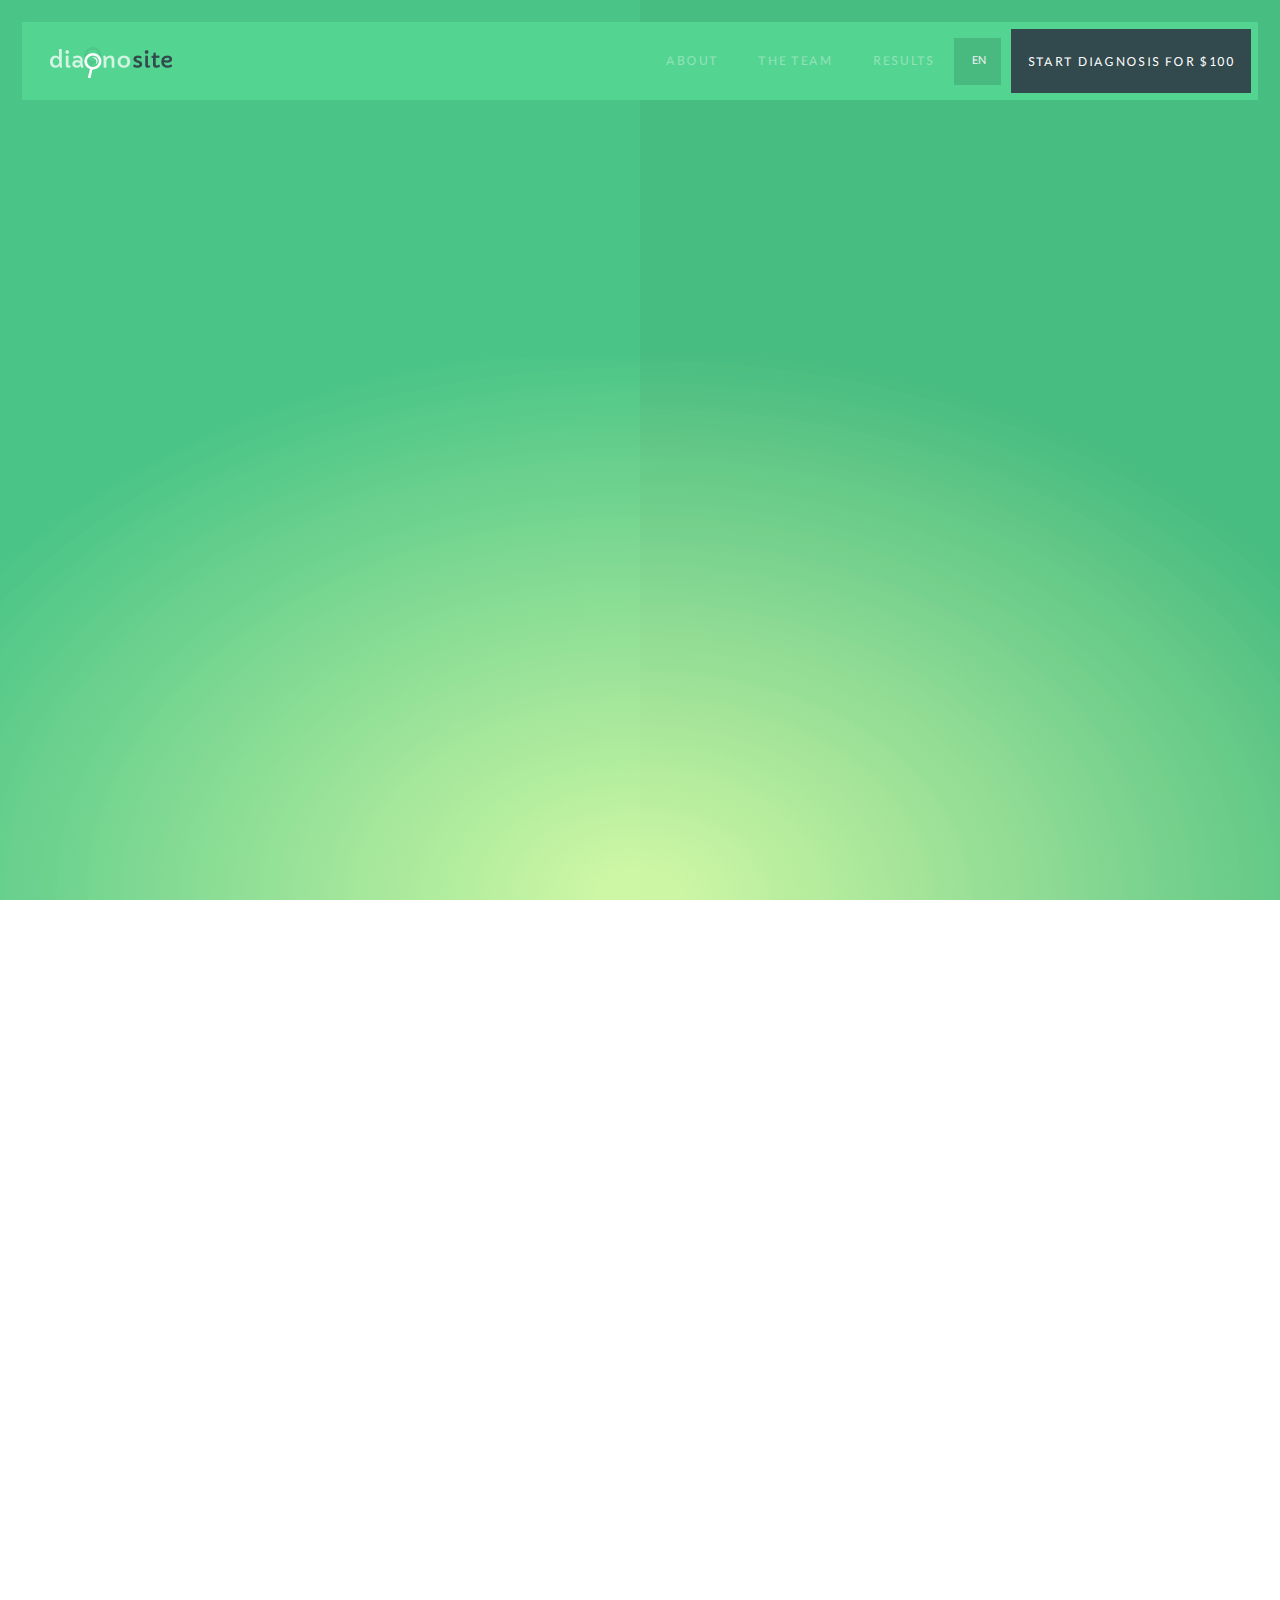
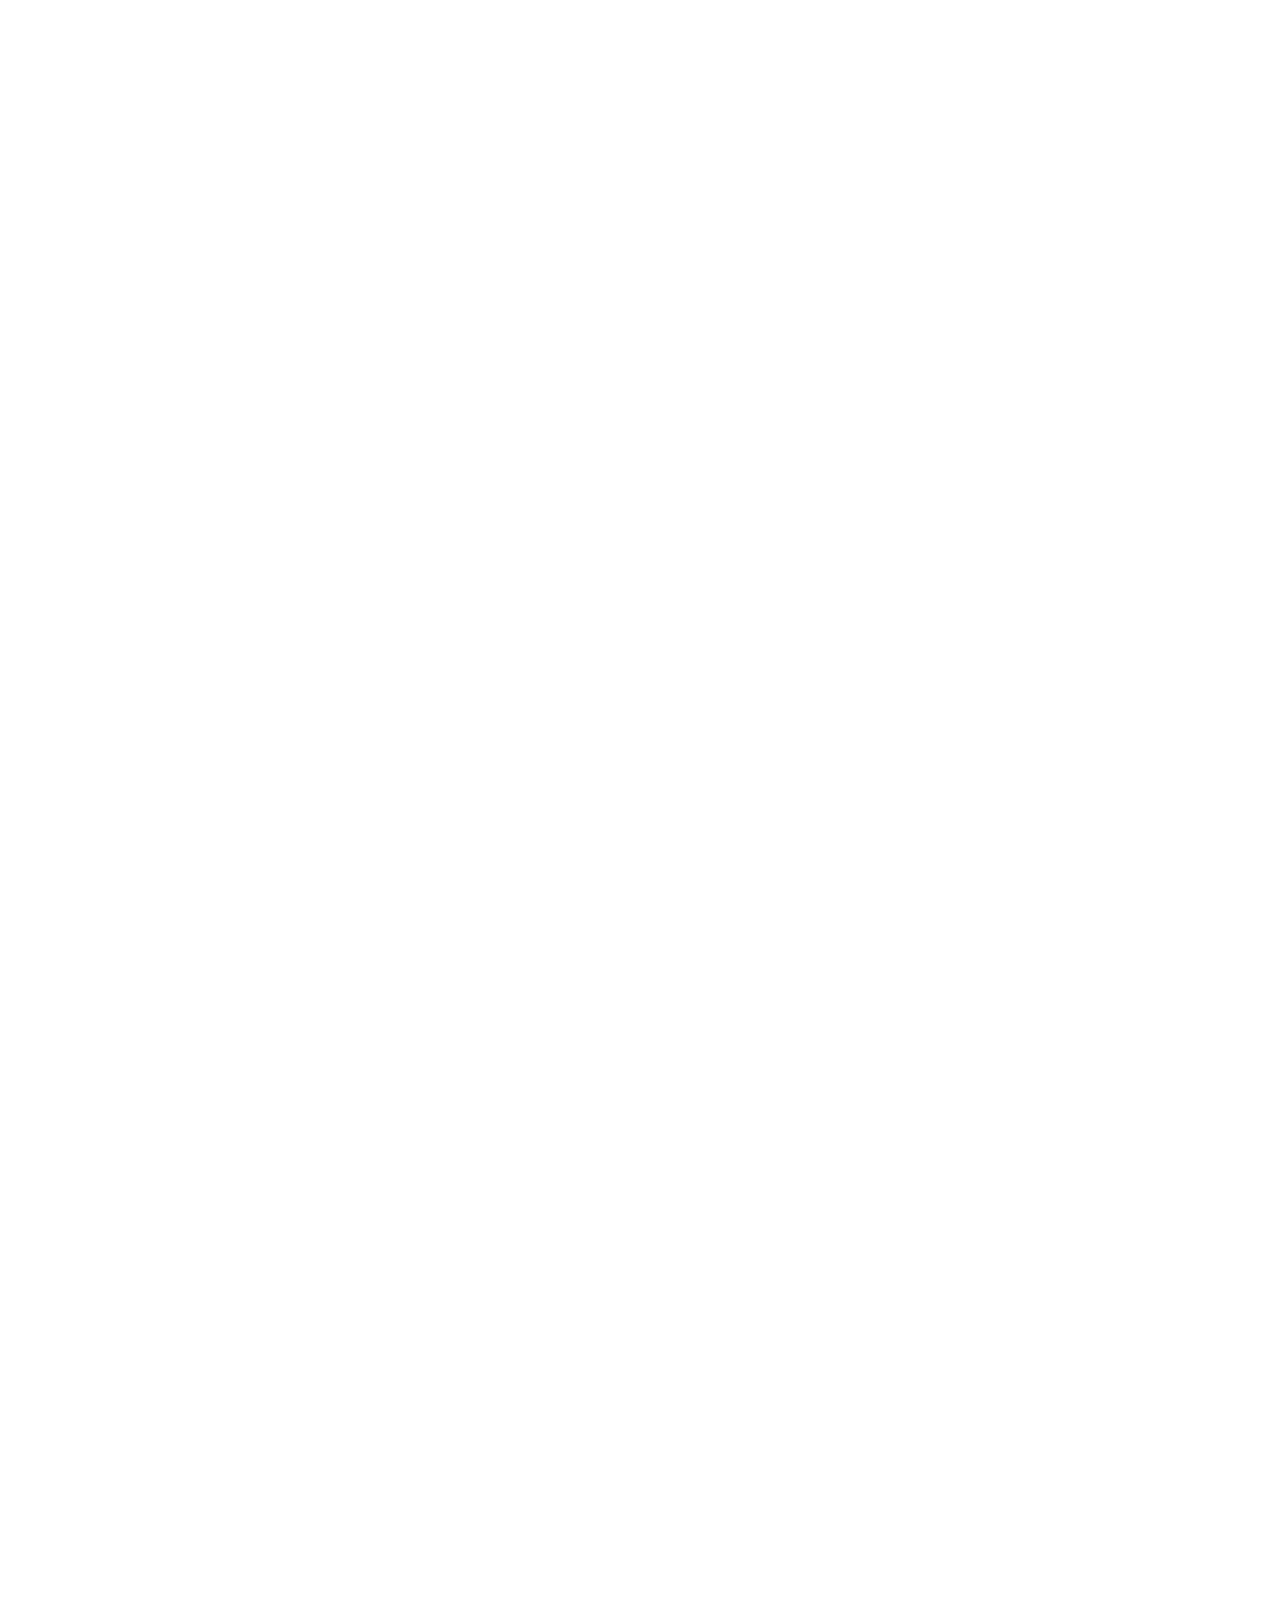
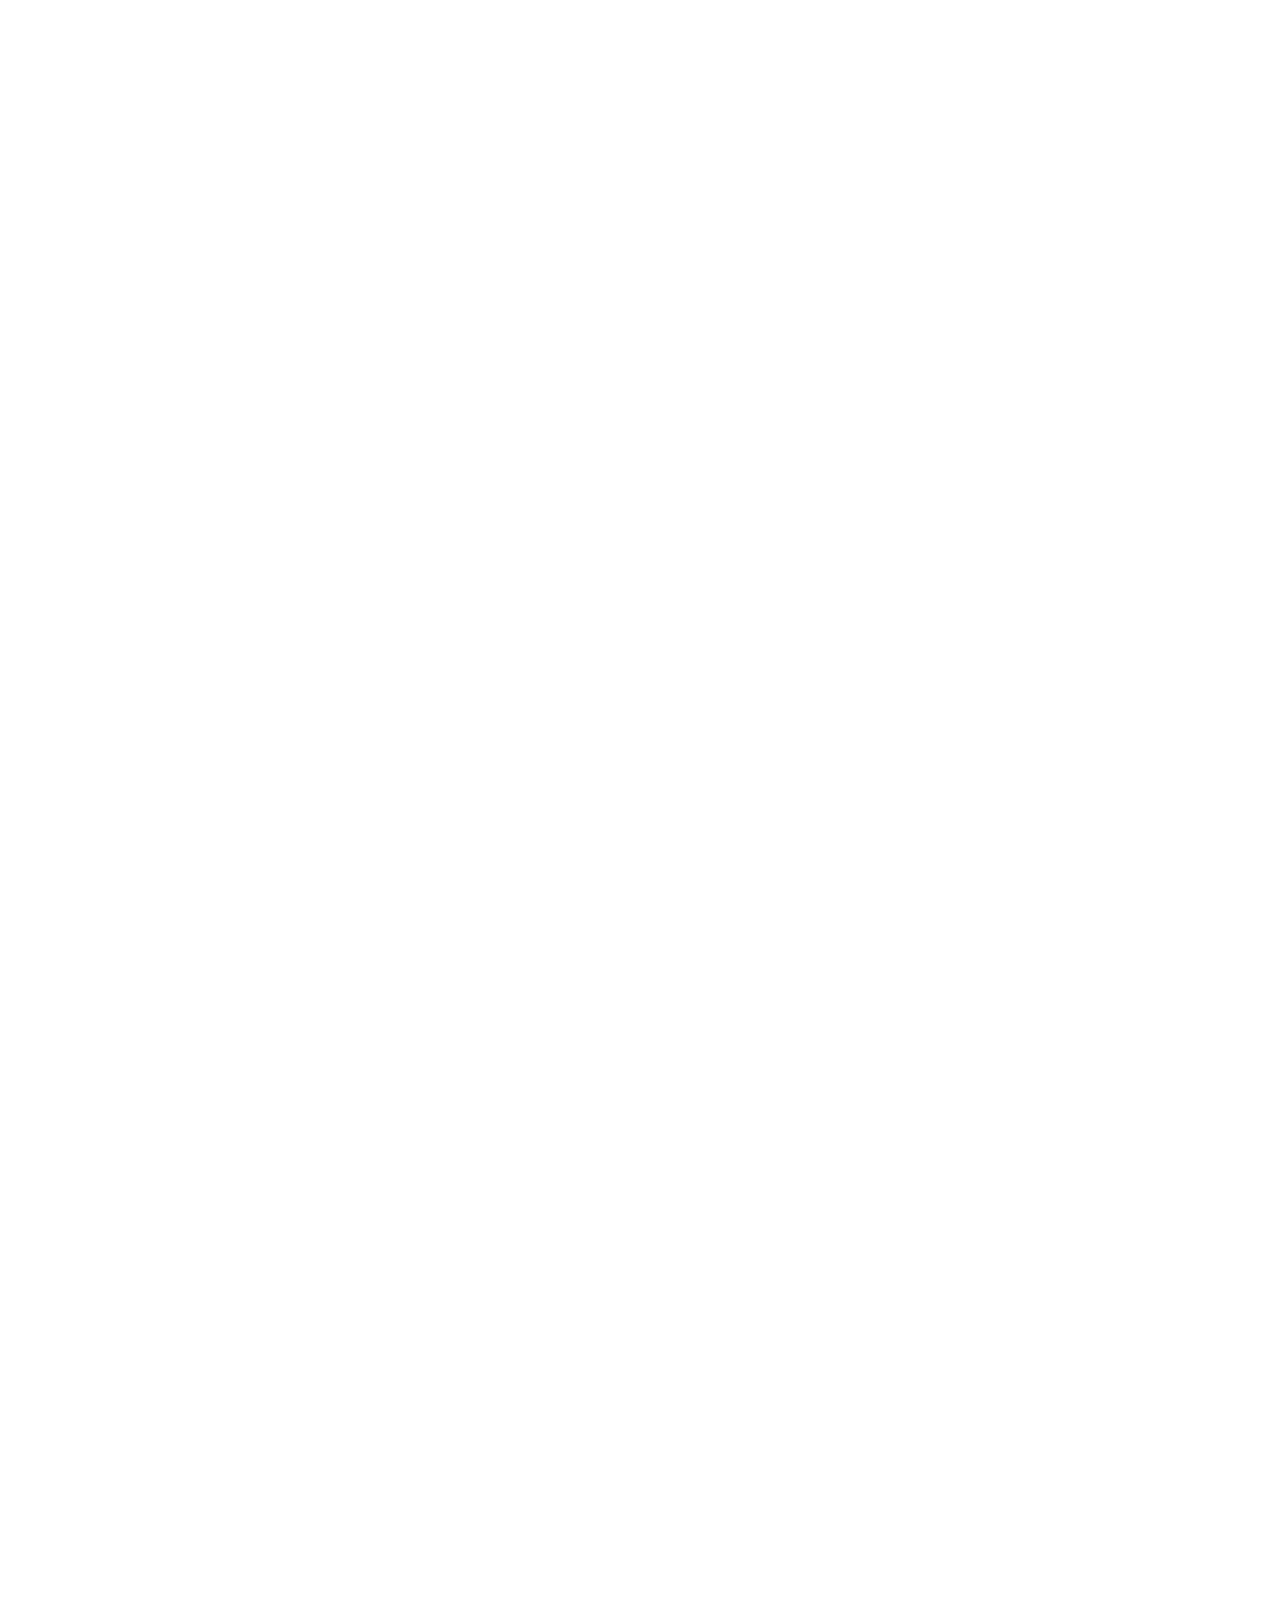
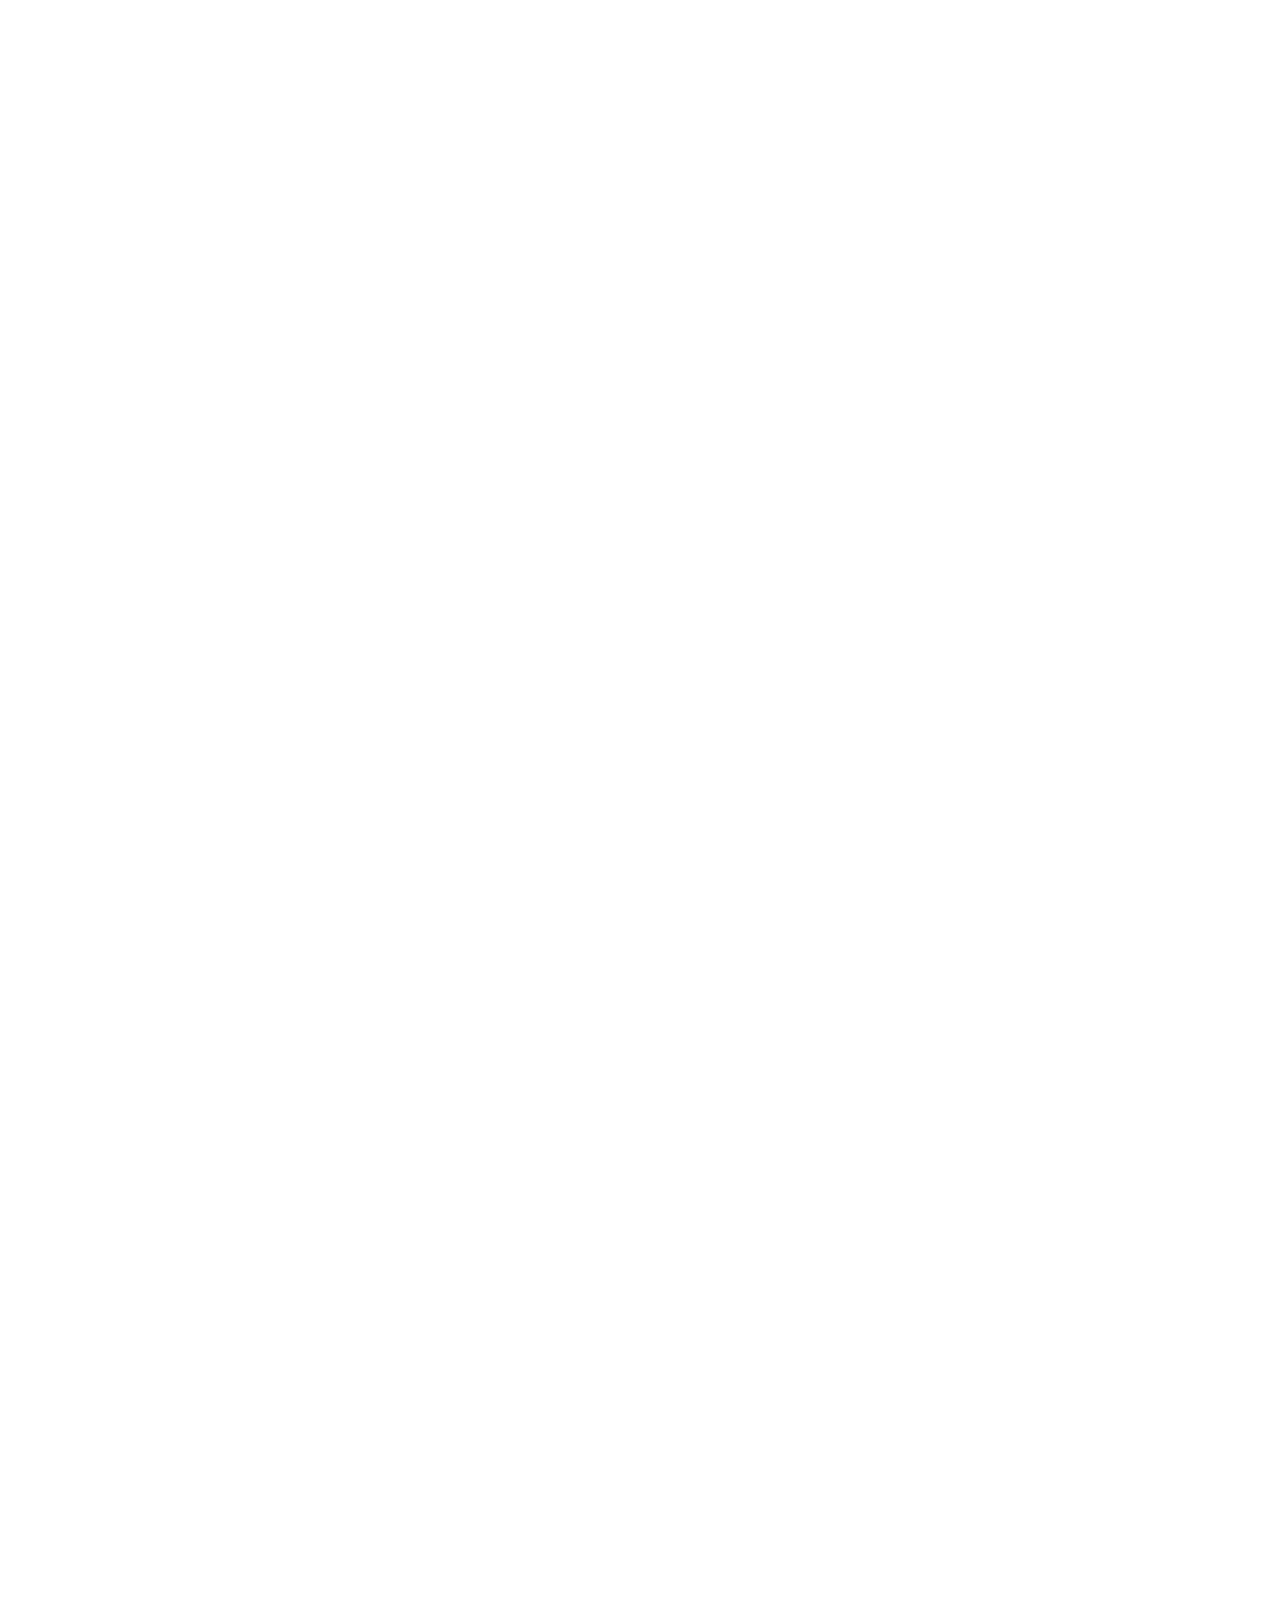
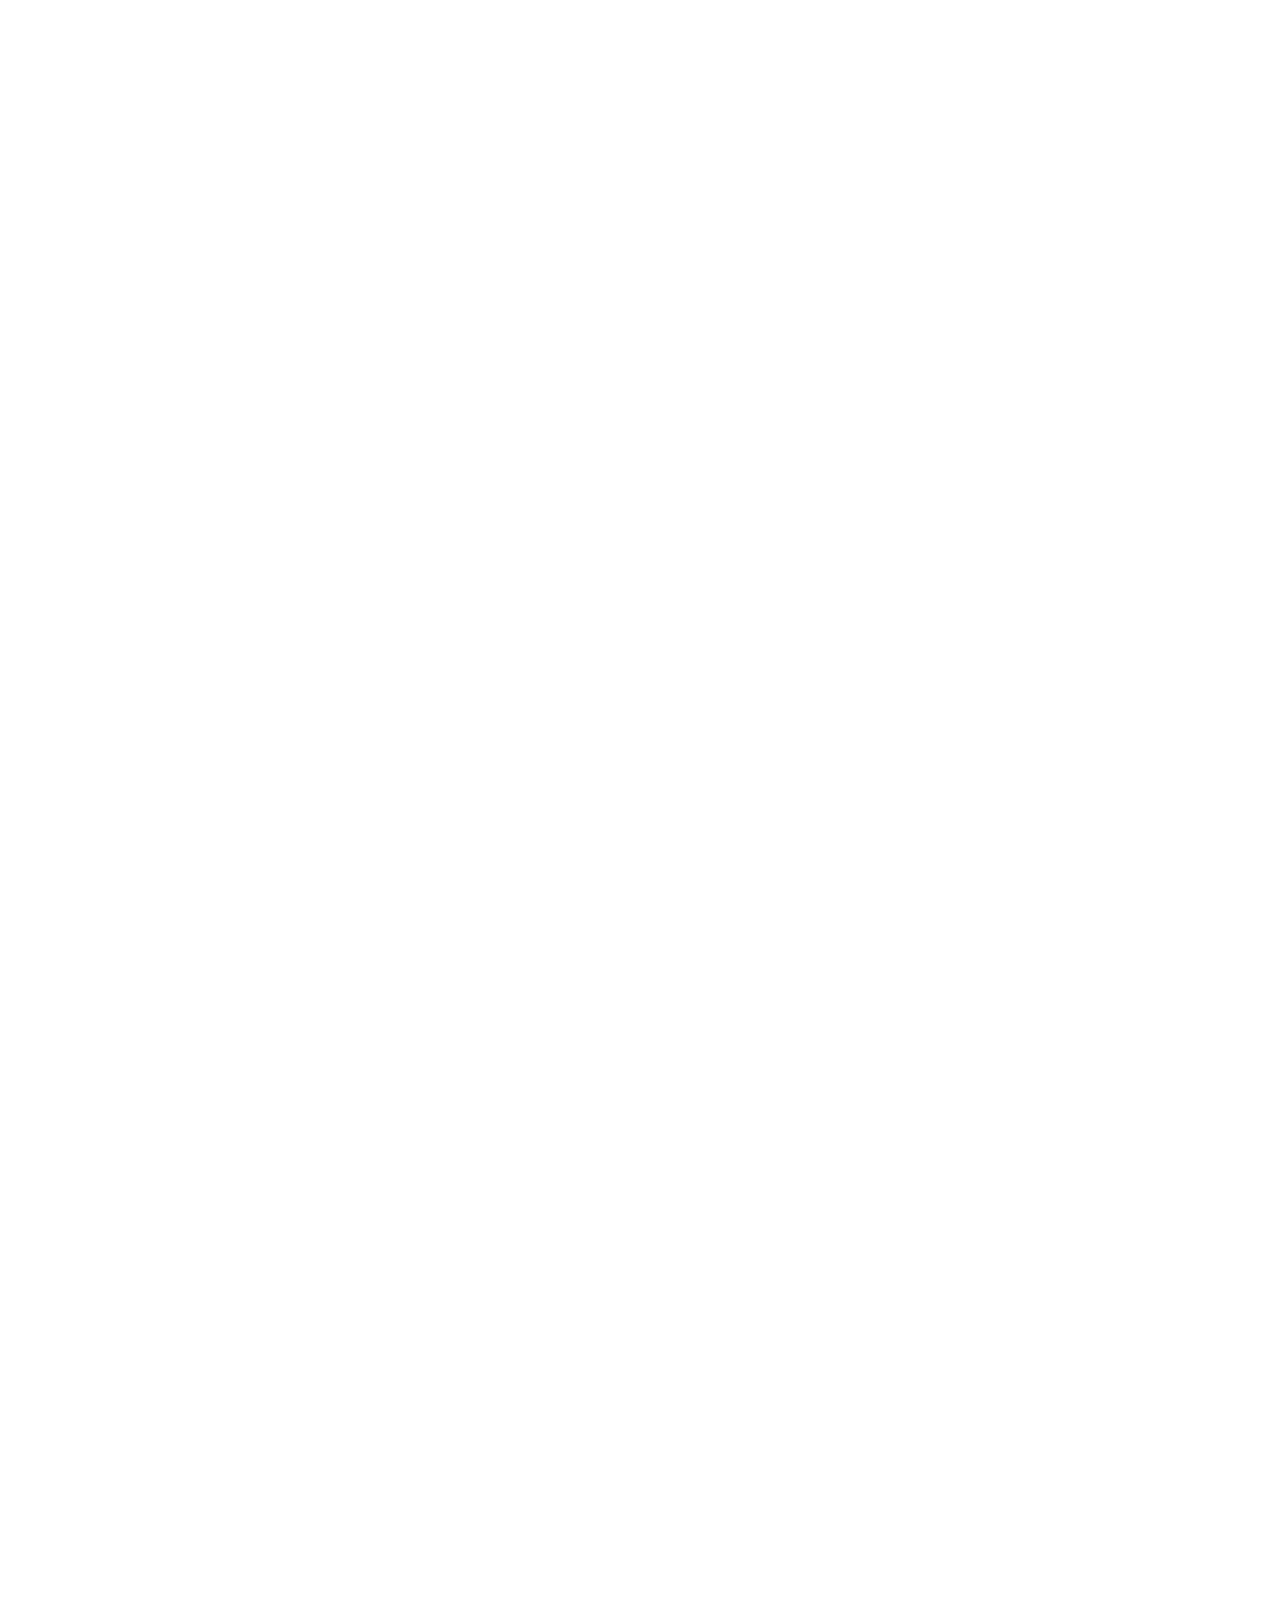
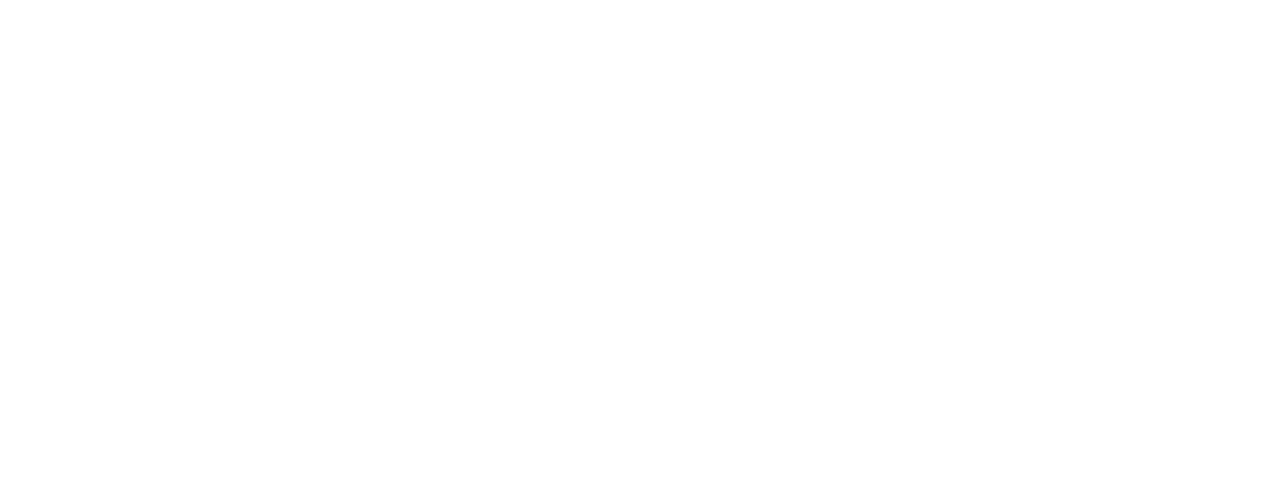
<file: diagnosite/index.html>
<!DOCTYPE html>
<html lang="zh-cn">

<head>
    <meta http-equiv="Content-Type" content="text/html; charset=utf-8" />
    <title></title>
    <link rel="stylesheet" href="./style/style.css">
    <script src="./js/src/jquery-3.2.1.js"></script>
    <script src="./js/src/jquery.mousewheel.js"></script>
    <script src="./js/src/TweenMax.js"></script>
    <script src="./js/main.js"></script>
</head>

<body class="">
    <!-- 固定的导航部分 start-->
    <div class="menu_wrapper">
        <div class="menu">
            <div class="content">
                <a href="#" class="logo"></a>
                <ul class="nav">
                    <li><a href="">ABOUT</a></li>
                    <li><a href="">THE TEAM</a></li>
                    <li><a href="">RESULTS</a></li>
                </ul>
                <div class="language">
                    <div class="select"><span>en</span></div>
                    <div class="dropdown" style="display: none; opacity: 0;">
                        <a class="item" href="en" style="opacity: 1;"><span>en</span></a>
                        <a class="item" href="es" style="opacity: 1;"><span>es</span></a>
                    </div>
                </div>
                <div class="line"></div>
            </div>
            <a href="#" class="start">
                <div class="state state1">
                    <span>Start diagnosis for $100</span>
                </div>
                 <div class="state state2">
                    <span>Start diagnosis for $100</span>
                </div>
            </a>
            <div class="btn_mobile"></div>
        </div>
    </div>
    <!-- 固定的导航部分 end-->
    <!-- 左侧导航 start -->
    <div class="left_nav">
        <div class="l_close"></div>
        <img src="./images/scene1/logo_menu_mobile.png" class="l_logo" />
        <a href="#" class="btn1 l_link">Start diagnosis for $100</a>
        <a href="#" class="btn2 l_link">About</a>
        <a href="#" class="btn3 l_link">The team</a>
        <a href="#" class="btn4 l_link">Results</a>
    </div>
    <!-- 左侧导航 end -->
    <!-- 主体部分 start-->
    <div class="wrapper">
        <!-- 主体 第一块内容 start -->
        <div class="scene scene1">
            <div class="middle_box"></div>
            <img class="light" src="./images/scene1/ligth_green.png" alt="">
            <img class="scene1_logo" src="./images/scene1/logo_scene1.png" alt="">
            <img class="light_left" src="./images/scene1/light_left.png" alt="">
            <img class="light_right" src="./images/scene1/light_right.png" alt="">

            <div class="scene1_1 center_align_1">
                <div class="center_align_2">
                    <p>
                        <img class="desk_img center_img_1" src="./images/scene1/scena1_center1.png" alt=""><br/>
                        <img class="desk_img center_img_2" src="./images/scene1/scena1_center2.png" alt=""><br/>
                        <img class="desk_img center_img_3" src="./images/scene1/scena1_center3.png" alt="">
                    </p>
                    <p>
                        <br />
                        <img class="mobile_img" src="./images/scene1/scena1_center4.png" alt=""><br/>
                        <img class="mobile_img" src="./images/scene1/scena1_center5.png" alt="">
                    </p>
                </div>
            </div>
            <div class="controls">
                <div>Scroll Down</div>
                <div class="icons">
                    <img src="./images/scene1/icon_keyboard.png">
                </div>
            </div>
        </div>
        <!-- 主体 第一块内容 end -->
        <!-- 主体 第二块内容 start -->
        <div class="scene scene2">
            <div class="middle_box"></div>
            <img class="light" src="./images/scene2/ligth_purple.png" alt="">
            <div class="step" style="display:block;">
                <div class="center_align_1 scene2_1">
                    <div class="center_align_2">
                        <p>
                            <img class="scene2_img_1" src="./images/scene2/step1/step_1.png" alt="">
                            <br/>
                            <img class="scene2_img_2" src="./images/scene2/step1/step_2.png" alt="">
                            <br/>
                            <img class="scene2_img_3" src="./images/scene2/step1/step_3.png" alt="">
                            <br/>
                            <img class="scene2_img_4" src="./images/scene2/step1/step_4.png" alt="">
                        </p>
                    </div>
                </div>
            </div>
            <div class="step">
                <div class="center_align_1 scene2_2">
                    <div class="center_align_2 left">
                        <img src="./images/scene2/step2/step_l.gif" alt="">
                    </div>
                    <div class="center_align_2 right">
                        <p>
                            <img class="" src="./images/scene2/step2/step_1.png" alt="">
                            <br/>
                            <img class="mt15" src="./images/scene2/step2/step_2.png" alt="">
                            <br/>
                            <img class="mt40" src="./images/scene2/step2/step_3.png" alt="">
                        </p>
                    </div>
                </div>
            </div>
            <div class="step">
                <div class="center_align_1 scene2_3">
                    <div class="center_align_2 left">
                        <img src="./images/scene2/step3/step_l.gif" alt="">
                    </div>
                    <div class="center_align_2 right">
                        <p>
                            <img class="" src="./images/scene2/step3/step_1.png" alt="">
                            <br/>
                            <img class="mt15" src="./images/scene2/step3/step_2.png" alt="">
                            <br/>
                            <img class="mt40" src="./images/scene2/step3/step_3.png" alt="">
                        </p>
                    </div>
                </div>
            </div>
            <div class="step">
                <div class="center_align_1 scene2_4">
                    <div class="center_align_2 left">
                        <img src="./images/scene2/step4/step_l.png" alt="">
                    </div>
                    <div class="center_align_2 right">
                        <p>
                            <img class="" src="./images/scene2/step4/step_1.png" alt="">
                            <br/>
                            <img class="mt15" src="./images/scene2/step4/step_2.png" alt="">
                            <br/>
                            <img class="mt40" src="./images/scene2/step4/step_3.png" alt="">
                        </p>
                    </div>
                </div>
            </div>
            <div class="points">
                <div class="point point0 selected">
                    <div class="text">Symptoms?</div>
                    <div class="point_icon"></div>
                </div>
                <div class="point point1">
                    <div class="text">No Results</div>
                    <div class="point_icon"></div>
                </div>
                <div class="point point2">
                    <div class="text">Bored</div>
                    <div class="point_icon"></div>
                </div>
                <div class="point point3">
                    <div class="text">Confused</div>
                    <div class="point_icon"></div>
                </div>
            </div>
        </div>
        <!-- 主体 第二块内容 end -->
        <!-- 主体 第三块内容 start -->
        <div class="scene scene3">
            <div class="middle_box"></div>
            <img class="light" src="./images/scene3/ligth_orange.png" alt="">
            <div class="step step3_1">
                <div class="center_align_1">
                    <div class="center_align_2">
                        <p>
                            <img class="" src="./images/scene3/step_1.png" alt="">
                            <br/>
                            <img class="mt32" src="./images/scene3/step_2.png" alt="">
                            <br/>
                            <img class="mt15" src="./images/scene3/step_3.png" alt="">
                        </p>
                    </div>
                </div>
            </div>
            <div class="step step3_2">
                <div class="center_align_1">
                    <div class="center_align_2">
                        <p>
                            <img class="" src="./images/scene3/step_4.png" alt="">
                            <br/>
                            <img class="mt32" src="./images/scene3/step_5.png" alt="">
                            <br/>
                            <img class="mt15" src="./images/scene3/step_6.png" alt="">
                        </p>
                    </div>
                </div>
            </div>
        </div>
        <!-- 主体 第三块内容 end -->
        <!-- 主体 第四块内容 start -->
        <div class="scene scene4">
            <div class="item">
                <div class="center_align_1">
                    <div class="center_align_2">
                        <p>
                            <img class="" src="./images/scene4/icon1_1.png" alt="">
                            <br/>
                            <img class="mt30" src="./images/scene4/icon1_2.png" alt="">
                            <br/>
                            <img class="mt40" src="./images/scene4/icon1_3.png" alt="">
                        </p>
                    </div>
                </div>
            </div>
            <div class="item">
                <div class="center_align_1">
                    <div class="center_align_2">
                        <p>
                            <img class="" src="./images/scene4/icon2_1.png" alt="">
                            <br/>
                            <img class="mt30" src="./images/scene4/icon2_2.png" alt="">
                            <br/>
                            <img class="mt40" src="./images/scene4/icon2_3.png" alt="">
                        </p>
                    </div>
                </div>
            </div>
            <div class="item">
                <div class="center_align_1">
                    <div class="center_align_2">
                        <p>
                            <img class="" src="./images/scene4/icon3_1.png" alt="">
                            <br/>
                            <img class="mt30" src="./images/scene4/icon3_2.png" alt="">
                            <br/>
                            <img class="mt40" src="./images/scene4/icon3_3.png" alt="">
                        </p>
                    </div>
                </div>
            </div>
        </div>
        <!-- 主体 第四块内容 end -->
        <!-- 主体 第五块内容 start -->
        <div class="scene scene5">
            <div class="middle_box"></div>
            <img class="light" src="./images/scene1/ligth_green.png" alt="">
            <img class="scene5_img" src="./images/scene5/scene5_1.png" >
            <div class="area_content">
                <div class="center_align_1">
                    <div class="center_align_2">
                        <img class="" src="./images/scene5/scene5_2.png" alt="">
                        <a class="button1">
                            <div class="state1"><span>Start diagnosis for $100</span></div>
                            <div class="state2"><span>Start diagnosis for $100</span></div>
                        </a>
                        <div class="lines"></div>
                        <img class="" src="./images/scene5/scene5_3.png" alt="">
                        <div class="buttons">
                            <a class="button2 link" href="en/the-team" >
                                <div class="state1" >
                                    <div class="tex_small">Meet</div>
                                    <div>The team</div>
                                </div>
                                <div class="state2" >
                                    <div class="tex_small">Meet</div>
                                    <div>The team</div>
                                </div>
                            </a>
                            <a class="button2 link" href="en/the-team" >
                                <div class="state1" >
                                    <div class="tex_small">Meet</div>
                                    <div>The team</div>
                                </div>
                                <div class="state2" >
                                    <div class="tex_small">Meet</div>
                                    <div>The team</div>
                                </div>
                            </a>
                        </div>
                    </div>
                </div>
            </div>
        </div>
        <!-- 主体 第五块内容 end -->
        <!-- footer部分 start -->
        <div class="footer">
            <div class="principal">
                <div class="middle_box"></div>
                <div class="content">
                    <p class="font_latoblack">DO YOU HAVE ANY DOUBTS?</p>
                    <p class="font_latoregular">Contact us at:</p>
                    <p class="font_email"><span style="font-size: 20px;">
                    	<a href="mailto:contact@diagnosite.com">contact<span style="color: #4bc585;">@</span>diagnosite.com</a></span>
                    </p>
                </div>
            </div>
            <div class="other">
                <div class="middle_box"></div>
                <div class="center">
                    <p>All rights reserved to diagno<span style="color: #4cc586;">site</span> 2014</p>
                </div>
                <div class="left">
                    <img src="./images/logo_footer.png">
                </div>
                <div class="right">
                    <span>A product by</span>
                    <a href="http://fixedagency.com/" target="_blank"><img class="logo_fixed" src="./images/logo_footer2.png"></a>
                </div>
            </div>
        </div>
        <!-- footer部分 end -->
    </div>
    <!-- 主体部分 end-->
</body>

</html>
</file>
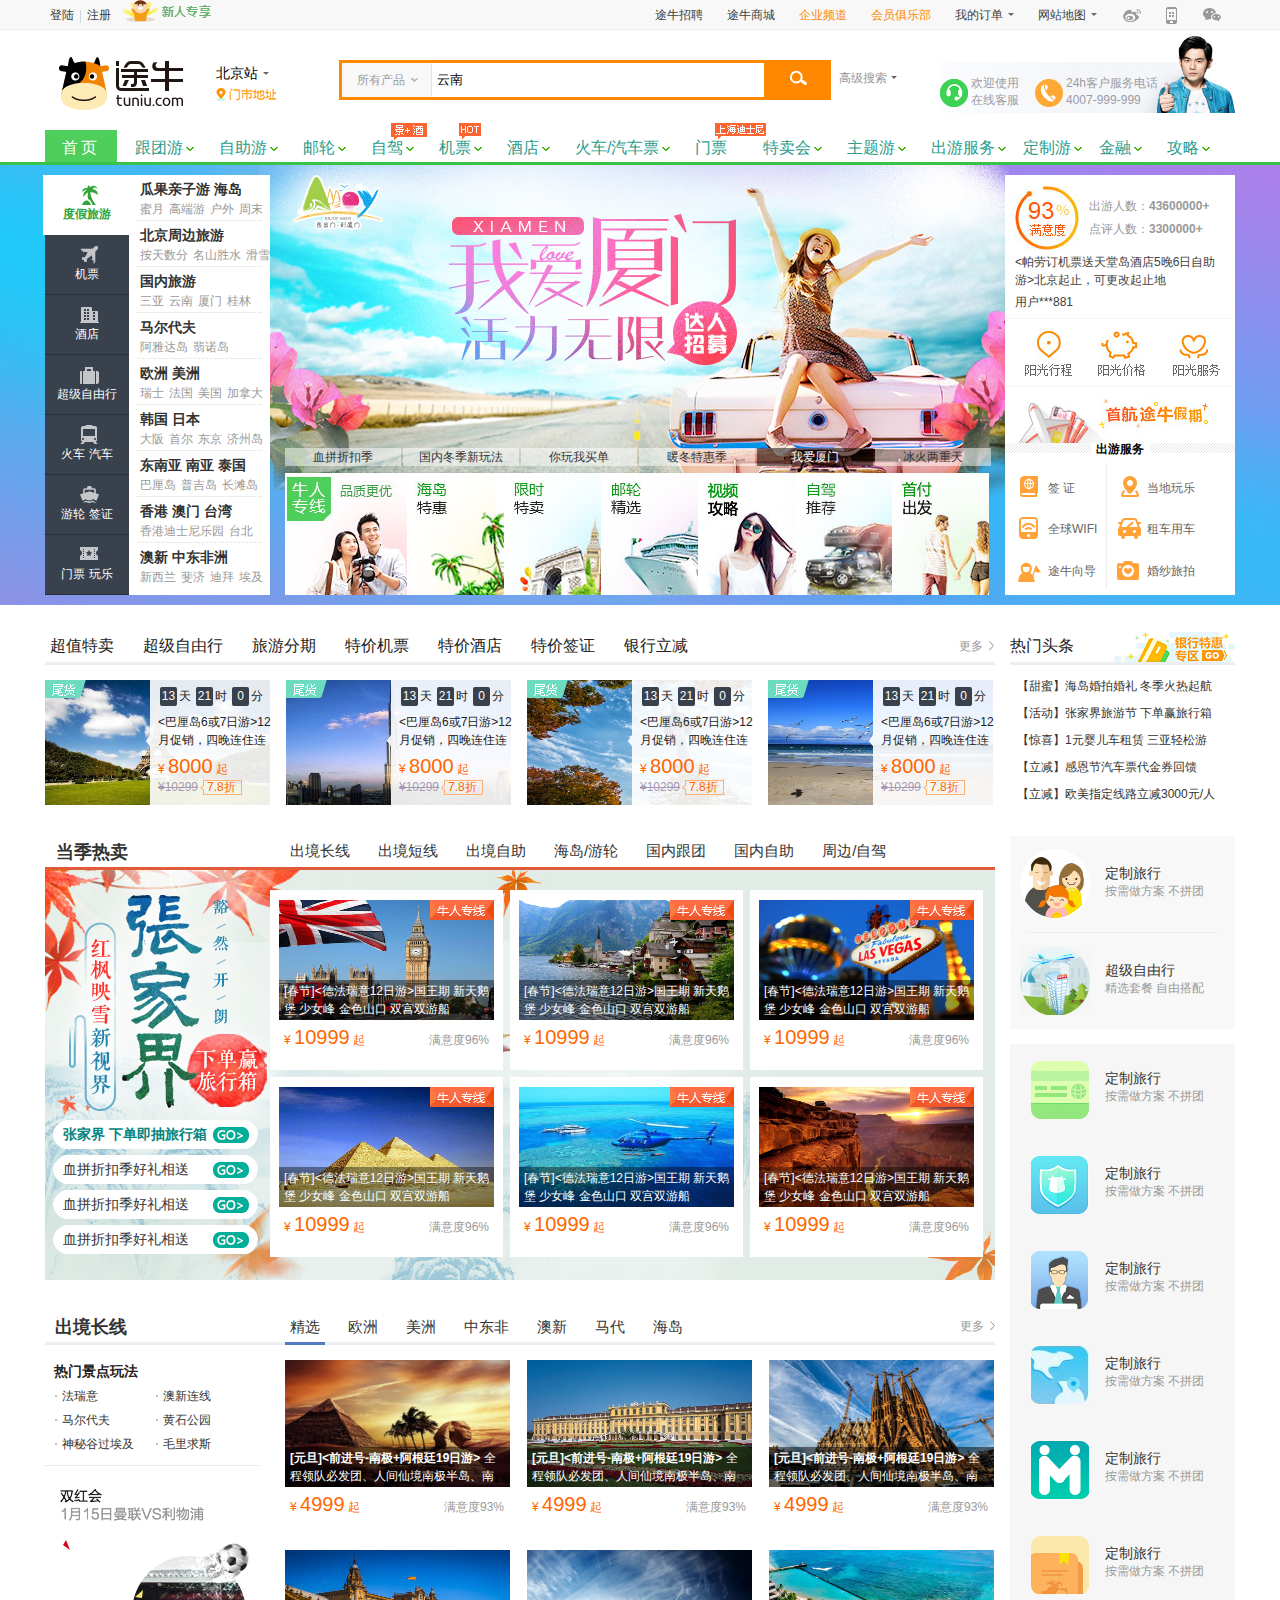
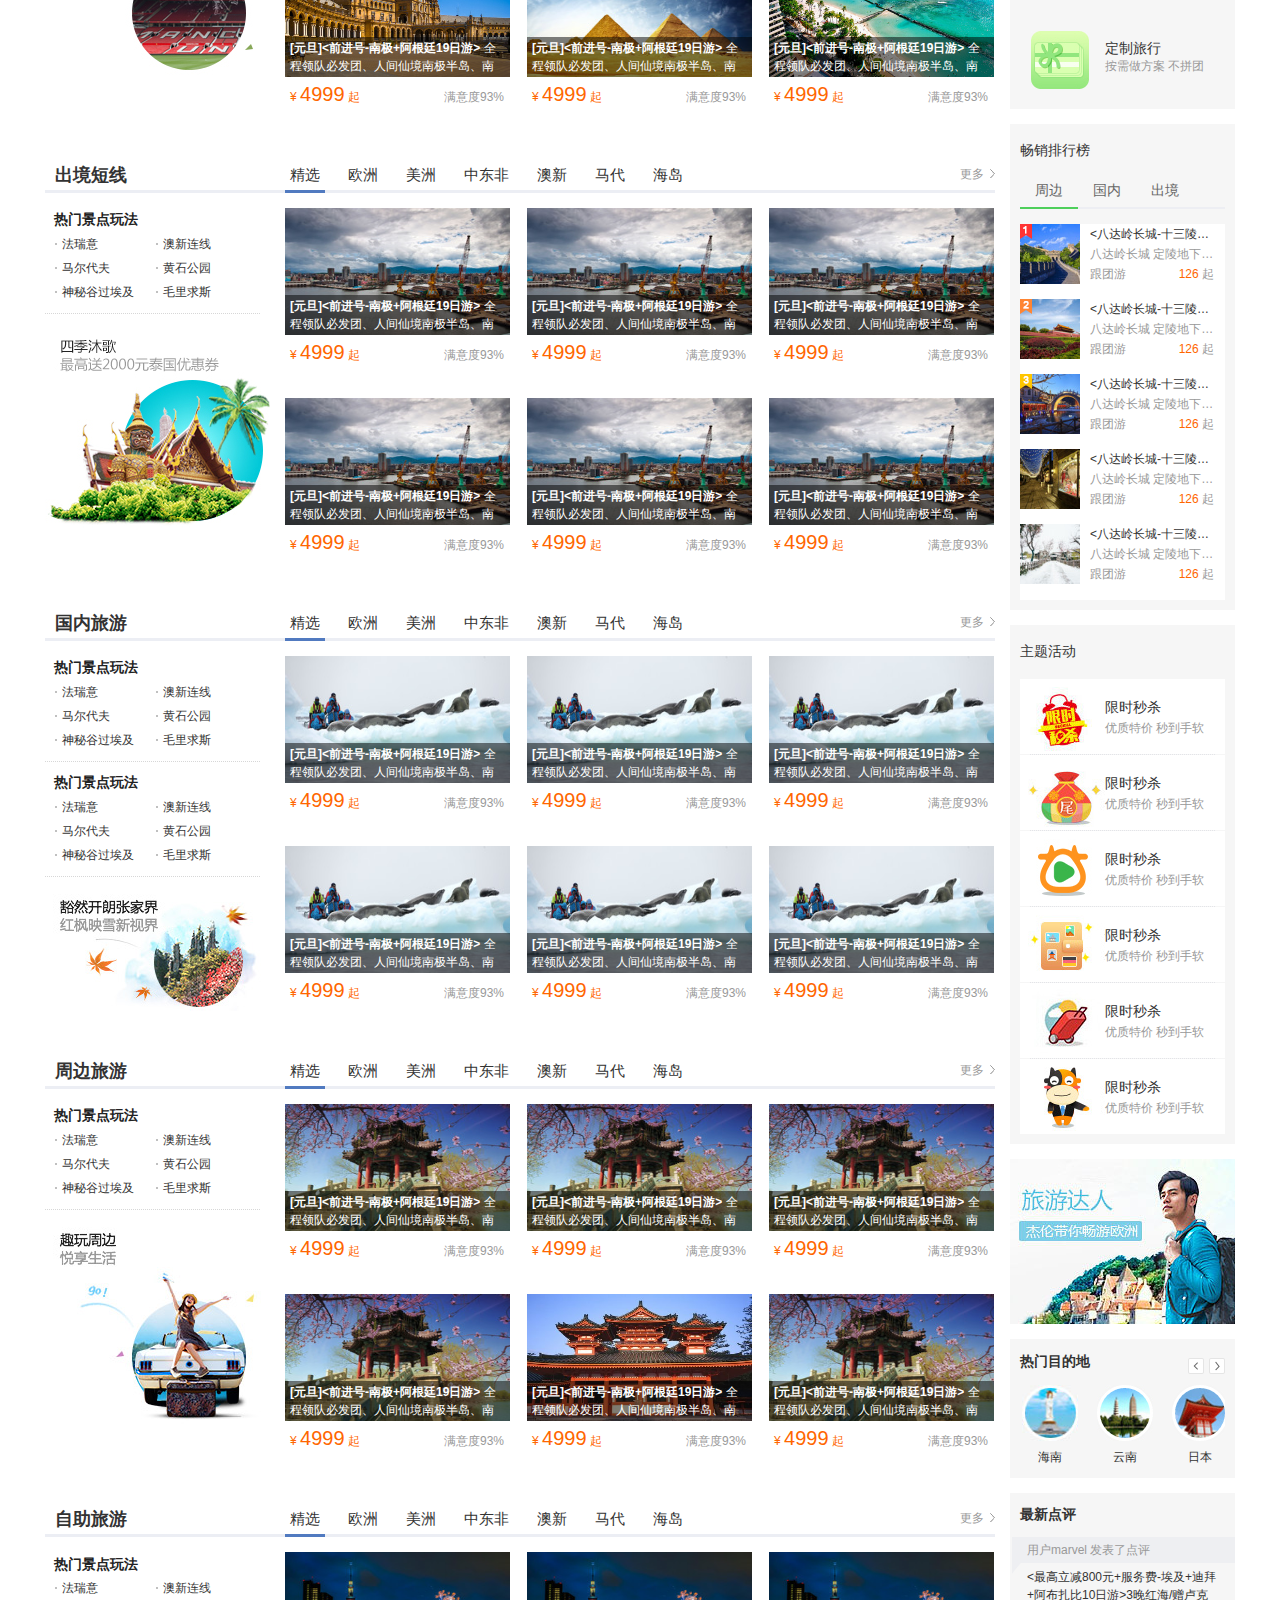
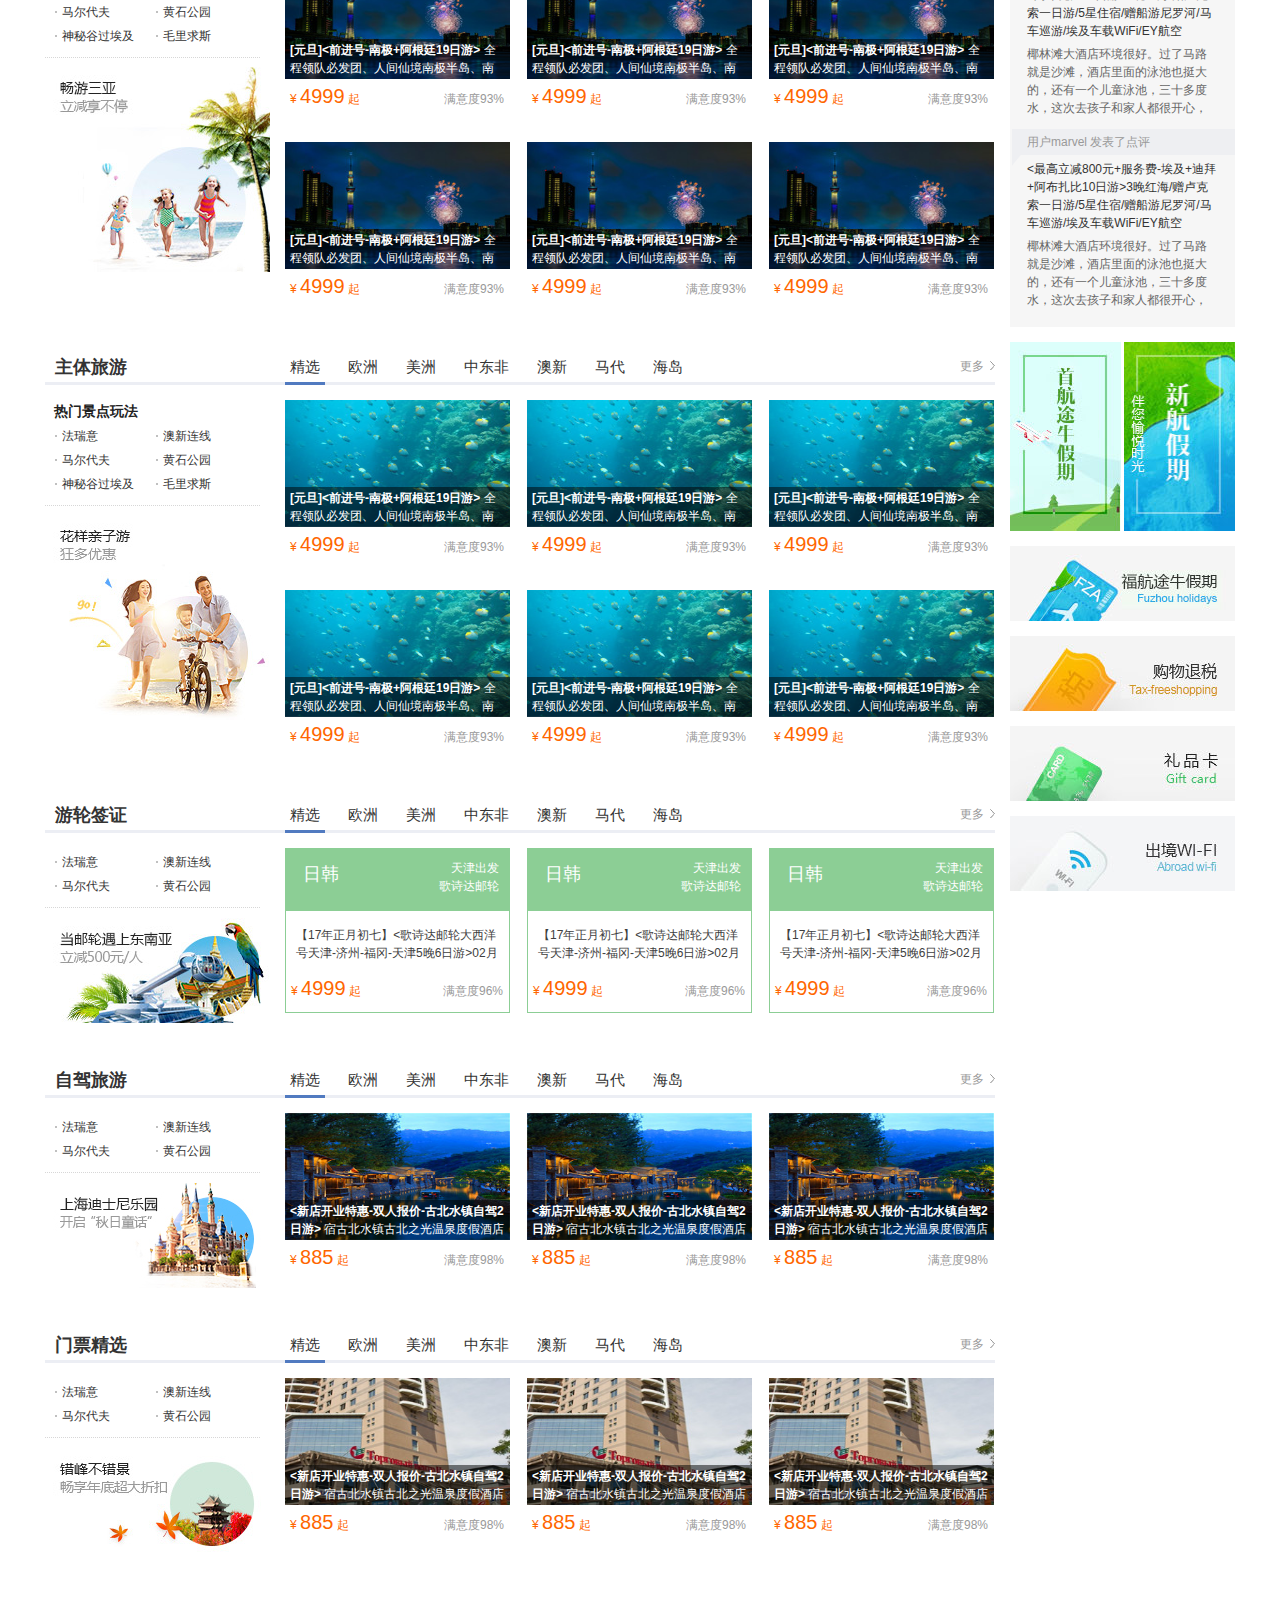
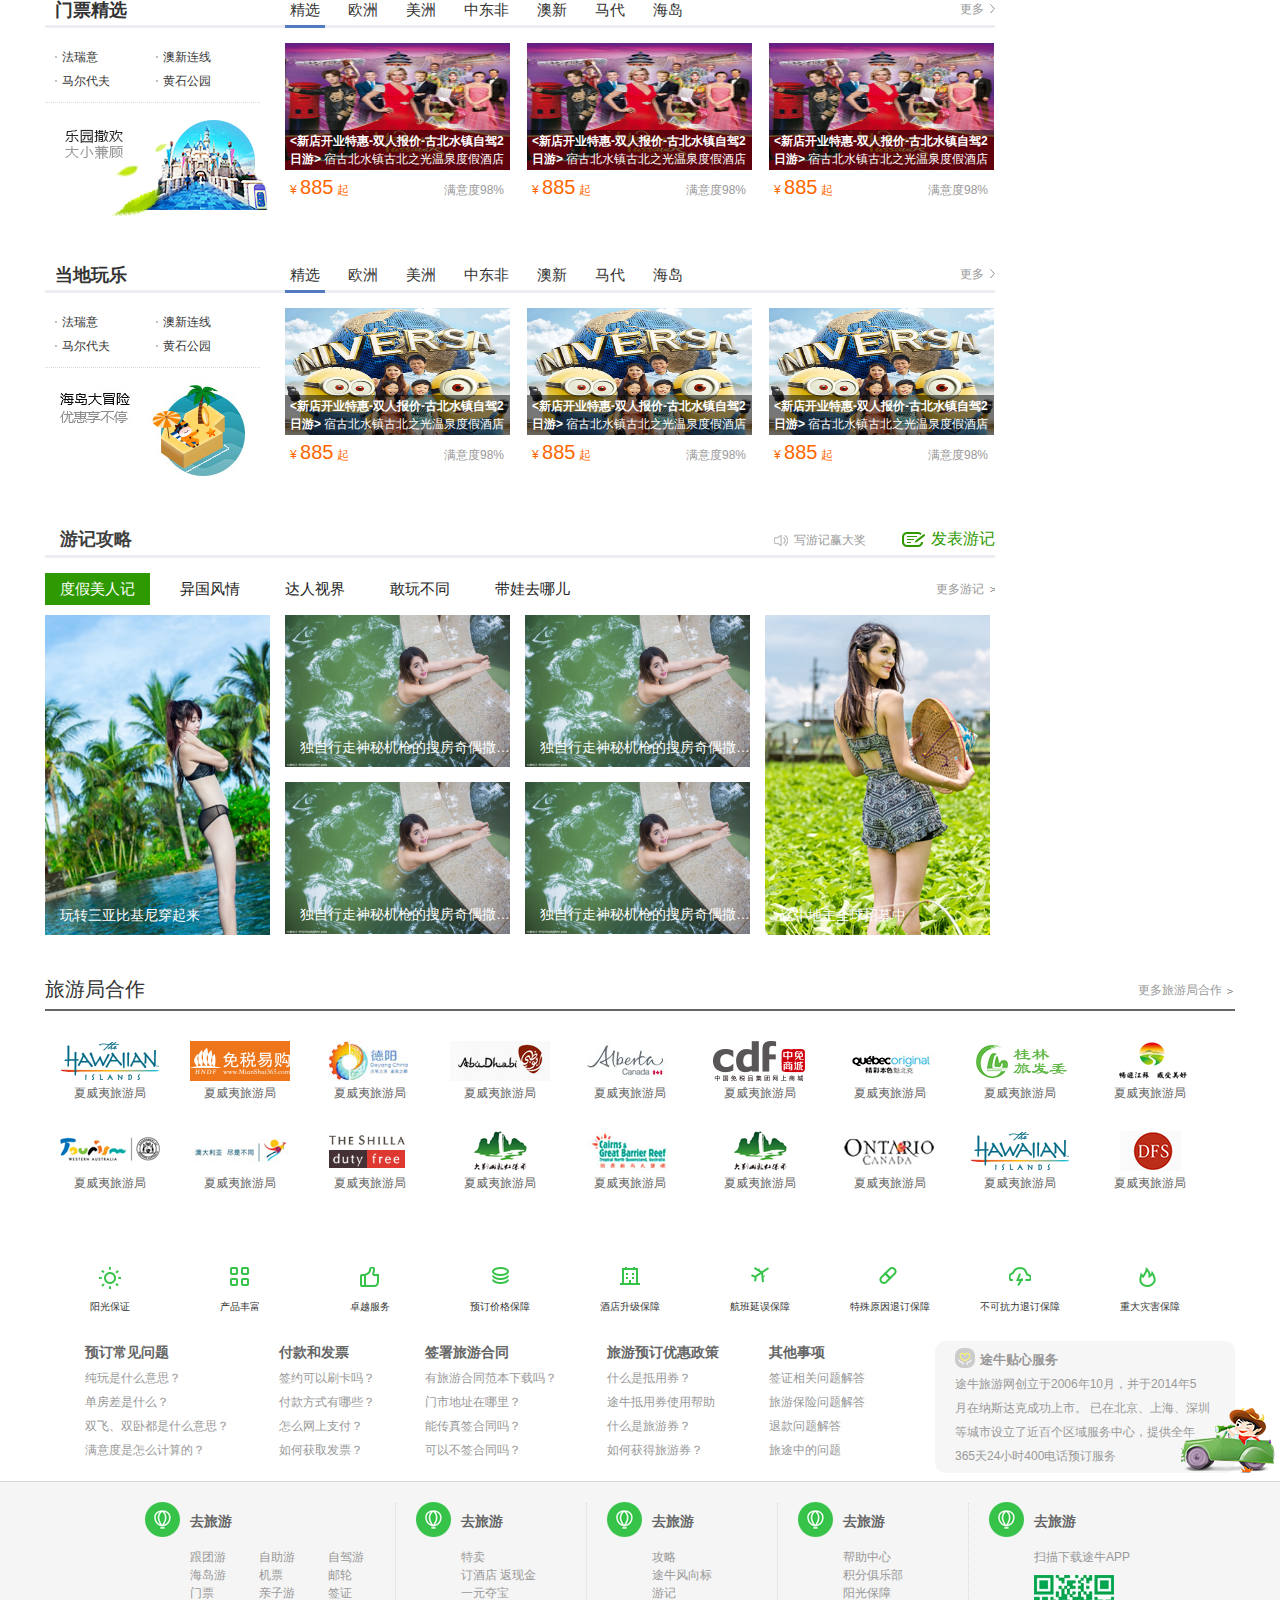
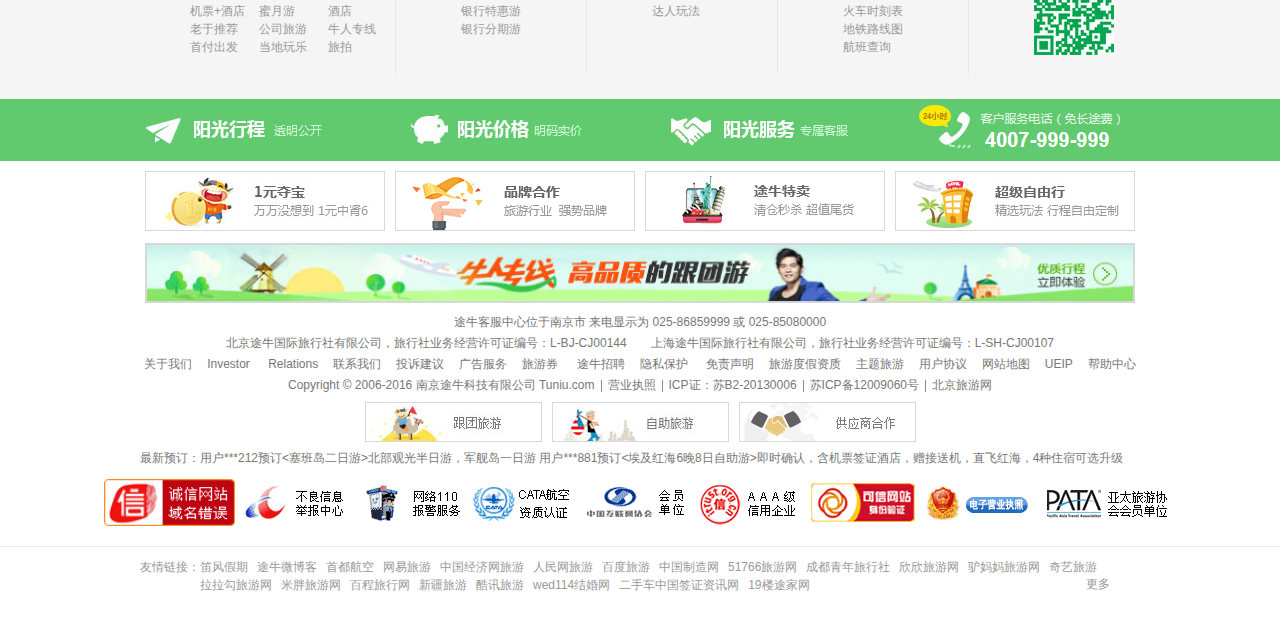
<file: tuniu-PC/index.html>
<!DOCTYPE html>
<html>
	<head>
		<meta charset="UTF-8">
		<title>途牛网</title>
		<link rel="stylesheet" href="css/home/reset.css" />
		<link rel="stylesheet" href="css/home/tool.css" />
		<link rel="stylesheet" href="css/home/global.css" />
		<link rel="stylesheet" href="css/home/index.css" />
		<!--[if lt IE 8]>
			<link rel="stylesheet" href="css/home/ifie.css" />			
		<![endif]-->
		<script src="js/html5shiv.js"></script>
	<!--	<script src="js/firebug-lite/build/firebug-lite.js"></script>-->
		<script src="js/DD_belatedPNG_0.0.8a.js"></script>
		<script>
			DD_belatedPNG.fix('.pngImg,.content_text,.contact_info,.phone_info,.zhoujielu,.title,.ioc_Poop,.right,.opacity_body,i,.car,ico_one,.ico,.ico_three,.ico_two,.ico_one');
		</script>


	</head>
	<body>
		<header class="head">
			<div class="head_top">
				<div class="topnav clearfix">
					<div class="topnav_left float_l">
						<div class="login float_l">
							<a href="" class="login_name float_l">登陆</a>
							<span class="login_line float_l"></span>
							<a href="" class="login_name float_l">注册</a>
						</div>
						<a href="" class="login_ico float_l">
							<img src="images/home/registgift.gif"/>
						</a>
					</div>
					<div class="topnav_right float_r">
						<div class="nav float_l">
							<a href="" class="nav_name">途牛招聘</a>
							<a href="" class="nav_name">途牛商城</a>
							<a href="" class="nav_name orange">企业频道</a>
							<a href="" class="nav_name orange">会员俱乐部</a>
							<a href="" class="nav_name arrows">
								<span class="arr"></span>
								我的订单
							</a>
							<a href="" class="nav_name arrows mg_r_none">
								<span class="arr"></span>
								网站地图
							</a>	
						</div>
						<div class="ico float_r">
							<a href="" class="weibo"></a>
							<a href="" class="app"></a>
							<a href="" class="weixin"></a>
						</div>
					</div>
				</div>
			</div>	
			<div class="head_inner">
				<h1 class="head_inner_title">
					<a href="" class="pngImg">途牛</a>
				</h1>
				<div class="head_inner_site">
					<div class="address float_l">
						<span class="address_name">
							北京站
						</span>
						<span class="address_arr">
					
						</span>
					</div>
					<i class=""></i>
				</div>
				<div class="head_inner_search">
					<form class="search float_l" >
						<div class="search_content float_l">
							<span class="content_text">所有产品</span>
							<span class="content_bj"></span>
						</div>
						<input type="txet" name="" value="云南" id="" class="search_bar float_l"/>
						<a href="" class="search_btn">
							
						</a>
					</form>
					<span class="gj_search float_l">
						<span class="gj_text">高级搜索</span>
						<span class="gj_arrowr"></span>
					</span>
				</div>
				<div class="head_inner_content">
					<div class="content_text">
						<div class="contact">
							<a href="" class="contact_info">
								<span class="contact_name">
									欢迎使用
								</span>
								<span class="contact_name">
									在线客服
								</span>
							</a>
						</div>
						<div class="phone">
							<span class="phone_info">
								<span class="phone_name">
									24h客户服务电话
								</span>
								<span class="phone_name">
									4007-999-999
								</span>
							</span>
						</div>
						
					</div>
					<span class="zhoujielu">
						
					</span>
				</div>
			</div>
			<div class="head_down clearfix">
				<ul class="down_nav clearfix">
					<li class="down_nav_papa">
						<a href="" class="down_nav_name">首页</a>
					</li>
					<li class="down_nav_son">
						<a href="" class="down_nav_name">跟团游</a>
						<span class="gr_arrow pngImg"></span>
					</li>
					<li class="down_nav_son">
						<a href="" class="down_nav_name">自助游</a>
						<span class="gr_arrow pngImg"></span>
					</li>
					<li class="down_nav_son">
						<a href="" class="down_nav_name">邮轮</a>
						<span class="gr_arrow pngImg"></span>
					</li>
					<li class="down_nav_son">
						<a href="" class="down_nav_name">自驾</a>
						<span class="gr_arrow pngImg"></span>
						<span class="ioc_view pngImg"></span>
					</li>
					<li class="down_nav_son">
						<a href="./html/aircraft.html" class="down_nav_name">机票</a>
						<span class="gr_arrow pngImg"></span>
						<span class="ioc_hot pngImg"></span>
					</li>                 
					<li class="down_nav_son">
						<a href="./html/hotel.html" class="down_nav_name">酒店</a>
						<span class="gr_arrow pngImg"></span>
					</li>
					<li class="down_nav_son">
						<a href="" class="down_nav_name">火车/汽车票</a>
						<span class="gr_arrow pngImg"></span>
					</li>
					<li class="down_nav_son">
						<a href="" class="down_nav_name">门票</a>
						<span class="ioc_Disney pngImg "></span>
					</li>
					<li class="down_nav_son">
						<a href="" class="down_nav_name">特卖会</a>
						<span class="gr_arrow pngImg"></span>
					</li>
					<li class="down_nav_son">
						<a href="" class="down_nav_name">主题游</a>
						<span class="gr_arrow pngImg"></span>
					</li>
					<li class="down_nav_son">
						<a href="" class="down_nav_name">出游服务</a>
						<span class="gr_arrow pngImg"></span>
					</li>
					<li class="down_nav_son">
						<a href="" class="down_nav_name pd_l10">定制游</a>
						<span class="gr_arrow pngImg"></span>
					</li>
					<li class="down_nav_son">
						<a href="" class="down_nav_name pd_l10">金融</a>
						<span class="gr_arrow pngImg"></span>
					</li>
					<li class="down_nav_son">
						<a href="" class="down_nav_name">攻略</a>
						<span class="gr_arrow pngImg"></span>
					</li>		
				</ul>
				
			</div>
		</header>
	<!--主体内容-->
		<section class="box">
			<div class="banner">
				<div class="banner_inner clearfix">
					<div class="banner_left float_l">
						<div class="tag">
							<div class="item2 pick_tour clearfix">
								<a href="" class="name">
									<i class="pngImg"></i>
									<span class="text">度假旅游</span>
								</a>
							</div>
							<div class="item ticket clearfix">								
								<a href="" class="name">
									<i class="pngImg"></i>
									<span class="text">机票</span>
								</a>
								<span class="line"></span>
							</div>
							<div class="item hotel clearfix">								
								<a href="" class="name">
									<i class="pngImg"></i>
									<span class="text">酒店</span>
								</a>
								<span class="line"></span>
							</div>
							<div class="item free-walker clearfix">								
								<a href="" class="name">
									<i class="pngImg"></i>
									<span class="text">超级自由行</span>
								</a>
								<span class="line"></span>
							</div>
							<div class="item train clearfix">								
								<a href="" class="name">
									<i class="pngImg"></i>
									<span class="text">火车 汽车</span>
								</a>
								<span class="line"></span>
							</div>
							<div class="item Cruise clearfix">								
								<a href="" class="name">
									<i class="pngImg"></i>
									<span class="text">游轮 签证</span>
								</a>
								<span class="line"></span>
							</div>
							<div class="item Fun  clearfix">								
								<a href="" class="name">
									<i class="pngImg"></i>
									<span class="text">门票 玩乐</span>
								</a>
								<span class="line"></span>
							</div>
						</div>
					<!---->	
							<div class="info">
								<div class="info_tour">
									<ul class="tour">
										<li class="item">
											<div class="title">
												<a href="" class="">瓜果亲子游</a>
												<a href="" class="">海岛</a>
											</div>
											<div class="text">
												<a href="" class="">蜜月</a>
												<a href="" class="">高端游</a>
												<a href="" class="">户外</a>
												<a href="" class="">周末</a>
											</div>
											<div class="line"></div>
										</li>
										<li class="item">
											<div class="title">
												<a href="" class="">北京周边旅游</a>									
											</div>
											<div class="text">
												<a href="" class="">按天数分</a>
												<a href="" class="">名山胜水</a>
												<a href="" class="">滑雪</a>										
											</div>
											<div class="line"></div>
										</li>
										<li class="item">
											<div class="title">
												<a href="" class="">国内旅游</a>
											</div>
											<div class="text">
												<a href="" class="">三亚</a>
												<a href="" class="">云南</a>
												<a href="" class="">厦门</a>
												<a href="" class="">桂林</a>
											</div>
											<div class="line"></div>
										</li>
										<li class="item">
											<div class="title">
												<a href="" class="">马尔代夫</a>
											</div>
											<div class="text">
												<a href="" class="">阿雅达岛</a>
												<a href="" class="">翡诺岛</a>
											</div>
											<div class="line"></div>
										</li>
										<li class="item">
											<div class="title">
												<a href="" class="">欧洲</a>
												<a href="" class="">美洲</a>
											</div>
											<div class="text">
												<a href="" class="">瑞士</a>
												<a href="" class="">法国</a>
												<a href="" class="">美国</a>
												<a href="" class="">加拿大</a>
											</div>
											<div class="line"></div>
										</li>
										<li class="item">
											<div class="title">
												<a href="" class="">韩国</a>
												<a href="" class="">日本</a>
											</div>
											<div class="text">
												<a href="" class="">大阪</a>
												<a href="" class="">首尔</a>
												<a href="" class="">东京</a>
												<a href="" class="">  济州岛</a>
											</div>
											<div class="line"></div>
										</li>
										<li class="item">
											<div class="title">
												<a href="" class="">东南亚</a>
												<a href="" class="">南亚</a>
												<a href="" class="">泰国</a>
											</div>										
											<div class="text">
												<a href="" class="">巴厘岛</a>
												<a href="" class="">普吉岛</a>
												<a href="" class="">长滩岛</a>
											</div>
											<div class="line"></div>
										</li>
										<li class="item">
											<div class="title">
												<a href="" class="">香港</a>
												<a href="" class="">澳门</a>
												<a href="" class="">台湾</a>
											</div>
											<div class="text">
												<a href="" class="">香港迪士尼乐园</a>
												<a href="" class="">台北</a>
											</div>
											<div class="line"></div>
										</li>
										<li class="item">
											<div class="title">
												<a href="" class="">澳新</a>
												<a href="" class="">中东非洲</a>
											</div>
											<div class="text">
												<a href="" class="">新西兰</a>
												<a href="" class="">斐济</a>
												<a href="" class="">迪拜</a>
												<a href="" class="">埃及</a>
											</div>										
										</li>
									</ul>								
								</div>
							</div>
				<!---->
					</div>
					<div class="banner_middle float_l">
						<div class="topnav">
							<ul class="nav">
								<li class="item clearfix">
									<div class="item_name clearfix">
										<a href="" class="">
												血拼折扣季
										</a>
									</div>
									<div class="item_opacity">
										<span class="opacity"></span>
									</div>								
								</li>								
								<li class="item clearfix">
									<div class="item_name clearfix">
										<a href="" class="">
												国内冬季新玩法
										</a>
									</div>
									<div class="item_opacity">
										<span class="opacity"></span>
									</div>								
								</li>
								<li class="item clearfix">
									<div class="item_name clearfix">
										<a href="" class="">
												你玩我买单
										</a>
									</div>
									<div class="item_opacity">
										<span class="opacity"></span>
									</div>								
								</li>
								<li class="item clearfix">
									<div class="item_name clearfix">
										<a href="" class="">
												暖冬特惠季
										</a>
									</div>
									<div class="item_opacity">
										<span class="opacity"></span>
									</div>								
								</li>
								<li class="item clearfix">
									<div class="item_name clearfix">
										<a href="" class="color_white">
												我爱厦门
										</a>
									</div>
									<div class="item_opacity">
										<span class="opacity blank"></span>
									</div>								
								</li>
								<li class="item clearfix">
									<div class="item_name clearfix">
										<a href="" class="">
												冰火两重天
										</a>
									</div>
									<div class="item_opacity">
										<span class="opacity"></span>
									</div>								
								</li>
							</ul>
						</div>
						<div class="subnav">
							<a href="" class="subnav_img">
								<img src="images/home/banner_ad_1.jpg" />
							</a>
							<a href="" class="subnav_img">
								<img src="images/home/banner_ad_2.jpg" />
							</a>
							<a href="" class="subnav_img">
								<img src="images/home/banner_ad_3.jpg" />
							</a>
							<a href="" class="subnav_img">
								<img src="images/home/banner_ad_4.jpg" />
							</a>
							<a href="" class="subnav_img">
								<img src="images/home/banner_ad_5.jpg" />
							</a>
							<a href="" class="subnav_img">
								<img src="images/home/banner_ad_6.jpg" />
							</a>
							<a href="" class="subnav_img">
								<img src="images/home/banner_ad_7.jpg" />
							</a>
						</div>
					</div>
					<div class="banner_right float_l">
						<div class="approve">
							<img src="images/home/banner_service_img.jpg" />
							<div class="mg_t9">出游人数：<strong>43600000+</strong></div>
							<div>点评人数：<strong>3300000+</strong></div>
						</div>
						<div class="info">
							<div class="info_synopsis">
								<a href="">
									&lt;帕劳订机票送天堂岛酒店5晚6日自助游&gt;北京起止，可更改起止地
								</a>	
							</div>
							<div class="info_user">
								用户***881
							</div>
						</div>
						<div class="tag">
							<a href="" class="tag1">阳光行程</a>
							<a href="" class="tag2">阳光价格</a>
							<a href="" class="tag3">阳光服务</a>
						</div>
						<div class="service">
							<div class="ad">
								<a href=""class="">
									<img src="images/home/shouhangjiaqi.jpeg" />
								</a>
							</div>	
							<div class="chuxingfuwu clearfix">
								<div class="title">
									<span class="">
										出游服务
									</span>
								</div>	
								<div class="tag float_l">
									<div class="tag_left">
										<a href="" class="tag_left1">
											<i class="ico"></i>
											<span >签 证</span>
										</a>
										<a href="" class="tag_left2">
											<i class="ico"></i>
											<span >全球WIFI</span>
										</a>
										<a href="" class="tag_left3">
											<i class="ico"></i>
											<span >途牛向导</span>
										</a>
									</div>
									
									<span class="tag_line">
									  
									</span>
									<div class="tag_left">
										<a href="" class="tag_left4">
											<i class="ico"></i>
											<span >当地玩乐</span>
										</a>
										<a href="" class="tag_left5">
											<i class="ico"></i>
											<span >租车用车</span>
										</a>
										<a href="" class="tag_left6">
											<i class="ico"></i>
											<span >婚纱旅拍</span>
										</a>
									</div>
								</div>								
							</div>						
						</div>
					</div>	
				</div>		
			</div>			
			<div class="content clearfix">
				<div class="main float_l">
				    <div class="sale-value mg_t28">
						<div class="sale-value_head">
							<ul class="sale-value_nav float_l">
								<li class="nav_item">	
									<a href="" class="">
										超值特卖
									</a>
								</li>
								<li class="nav_item">	
									<a href="" class="">
										超级自由行
									</a>									
								</li>	
								<li class="nav_item">	
									<a href="" class="">
										旅游分期
									</a>
								</li>	
								<li class="nav_item">	
									<a href="" class="">
										特价机票
									</a>
								</li>	
								<li class="nav_item">	
									<a href="" class="">
										特价酒店
									</a>
								</li>	
								<li class="nav_item">	
									<a href="" class="">
										特价签证
									</a>
								</li>	
								<li class="nav_item">	
									<a href="" class="">
										银行立减
									</a>
								</li>	
							</ul>
							<div class="sale-value_more float_r">
								<a href="" class="">
									<i class="more_arrow"></i>
									<span calss="">
										更多
									</span>
								</a>
							</div>
						</div>
						<ul class="sale-value_wrop mg_t15">
							<li class="wrop_item float_l">
								<div class="img clearfix">
									<a href="" class="name ">
										<img src="images/home/chaozhiremaiimg (1).jpg"/>
										<span class="ioc_Poop"></span>
									</a>										
								</div>
								<div class="info">	
									<div class="tag">
										<div class="time">
											<span class="bar">13</span>
											<span class="text">天</span>
											<span class="bar">21</span>
											<span class="text">时</span>
											<span class="bar">0</span>
											<span class="text">分</span>
										</div>
										<div class="jianjie">
											&lt巴厘岛6或7日游&gt12月促销，四晚连住连锁酒店，蓝梦出海，精油spa，1/2天自由活动
										</div>
										<div class="money">
											¥
											<span>8000</span>
											起
										</div>
										<div class="discount">
											<span class="left">¥10299</span>
											<span class="right">7.8折</span>
										</div>
									</div>
									<div class="opacity clearfix">
										<div class="opacity_body">
										</div>
										<a href="" class="opacity_a">
										</a>
									</div>
									
								</div>
							</li>
							<li class="wrop_item float_l">
								<div class="img ">
									<a href="" class="name ">
										<img src="images/home/chaozhiremaiimg (2).jpg"/>
										<span class="ioc_Poop"></span>
									</a>
									
								</div>
								<div class="info">	
									<div class="tag">
										<div class="time">
											<span class="bar">13</span>
											<span class="text">天</span>
											<span class="bar">21</span>
											<span class="text">时</span>
											<span class="bar">0</span>
											<span class="text">分</span>
										</div>
										<div class="jianjie">
											&lt巴厘岛6或7日游&gt12月促销，四晚连住连锁酒店，蓝梦出海，精油spa，1/2天自由活动
										</div>
										<div class="money">
											¥
											<span>8000</span>
											起
										</div>
										<div class="discount">
											<span class="left">¥10299</span>
											<span class="right">7.8折</span>
										</div>
									</div>
									<div class="opacity ">
										<div class="opacity_body">
											
										</div>	
											<a href="" class="opacity_a">
										</a>
									</div>
									
								</div>
							</li>
							<li class="wrop_item float_l">
								<div class="img ">
									<a href="" class="name ">
										<img src="images/home/chaozhiremaiimg (3).jpg"/>
										<span class="ioc_Poop"></span>
									</a>
									
								</div>
								<div class="info">	
									<div class="tag">
										<div class="time">
											<span class="bar">13</span>
											<span class="text">天</span>
											<span class="bar">21</span>
											<span class="text">时</span>
											<span class="bar">0</span>
											<span class="text">分</span>
										</div>
										<div class="jianjie">
											&lt巴厘岛6或7日游&gt12月促销，四晚连住连锁酒店，蓝梦出海，精油spa，1/2天自由活动
										</div>
										<div class="money">
											¥
											<span>8000</span>
											起
										</div>
										<div class="discount">
											<span class="left">¥10299</span>
											<span class="right">7.8折</span>
										</div>
									</div>
									<div class="opacity">
										<div class="opacity_body">
											
										</div>
											<a href="" class="opacity_a">
										</a>
									</div>
									
								</div>
							</li>
							<li class="wrop_item float_l mg_r_none">
								<div class="img ">
									<a href="" class="name ">
										<img src="images/home/chaozhiremaiimg (4).jpg"/>
										<span class="ioc_Poop"></span>
									</a>
									
								</div>
								<div class="info">	
									<div class="tag">
										<div class="time">
											<span class="bar">13</span>
											<span class="text">天</span>
											<span class="bar">21</span>
											<span class="text">时</span>
											<span class="bar">0</span>
											<span class="text">分</span>
										</div>
										<div class="jianjie">
											&lt巴厘岛6或7日游&gt12月促销，四晚连住连锁酒店，蓝梦出海，精油spa，1/2天自由活动
										</div>
										<div class="money">
											¥
											<span>8000</span>
											起
										</div>
										<div class="discount">
											<span class="left">¥10299</span>
											<span class="right">7.8折</span>
										</div>
									</div>
									<div class="opacity">
										<div class="opacity_body">
											
										</div>	
										<a href="" class="opacity_a">
										</a>
									</div>
									
								</div>
							</li>
						</ul>						
					</div>			
					<div class="hot mg_t33">
						<header class="hot_head clearfix">
							<h3 class="hot_title float_l">
								<a href="">当季热卖</a>
							</h3>
							<ul class="hot_nav float_l">
								<li class="nav_item ">
									<a href="">出境长线</a>
								</li>
								<li class="nav_item">
									<a href="">出境短线</a>
								</li>
								<li class="nav_item">
									<a href="">出境自助</a>
								</li>
								<li class="nav_item">
									<a href="">海岛/游轮</a>
								</li>
								<li class="nav_item">
									<a href="">国内跟团</a>
								</li>
								<li class="nav_item">
									<a href="">国内自助</a>
								</li>
								<li class="nav_item">
									<a href="">周边/自驾</a>	
								</li>
							</ul>
						</header>
						<div class="hot_content clearfix">
							<div class="body_left float_l">
								<ul class="info">
									<li class="item clearfix">
										<a href="" >
											<span class="blue1">
												张家界 下单即抽旅行箱
											</span>
										</a>
									</li>
									<li class="item clearfix">
										<a href="" >
											血拼折扣季好礼相送								
										</a>
									</li>
									<li class="item clearfix">
										<a href="" >
											血拼折扣季好礼相送								
										</a>
									</li>
									<li class="item clearfix">
										<a href="" >
											血拼折扣季好礼相送								
										</a>
									</li>
								</ul>
							</div>
							<div class="body_right float_l">
								<ul class="right_wrop clearfix">
									<li class="wrop_item ">
										<div class="item_img float_l">
											<div href="" class="item_info">
												<img src="images/home/dangjirewanimg (1).jpg" class="" />
												<span class="img_info">
													[春节]&lt德法瑞意12日游&gt国王期 新天鹅堡 少女峰 金色山口 双宫双游船meimeiemfdsk
												</span>
												<span class="img_opacity"></span>
												<span class="ioc_niuren"></span>
												<a href=""class="img_a"></a>
											</div>
										</div>
										<div class="item_text">
											<a href="" class="item_text_left">
												¥
												<strong>10999</strong>
												起
											</a>
											<a href="" class="item_text_right">
												满意度96%
											</a>
										</div>									
									</li>
									<li class="wrop_item">
										<div class="item_img float_l">
											<div href="" class="item_info">
												<img src="images/home/dangjirewanimg (1).png" class="" />
												<span class="img_info">
													[春节]&lt德法瑞意12日游&gt国王期 新天鹅堡 少女峰 金色山口 双宫双游船meimeiemfdsk
												</span>
												<span class="img_opacity"></span>
												<span class="ioc_niuren"></span>
												<a href=""class="img_a"></a>
											</div>
										</div>
										<div class="item_text">
											<a href="" class="item_text_left">
												¥
												<strong>10999</strong>
												起
											</a>
											<a href="" class="item_text_right">
												满意度96%
											</a>
										</div>									
									</li>
									<li class="wrop_item">
										<div class="item_img float_l">
											<div href="" class="item_info">
												<img src="images/home/dangjirewanimg (2).jpg" class="" />
												<span class="img_info">
													[春节]&lt德法瑞意12日游&gt国王期 新天鹅堡 少女峰 金色山口 双宫双游船meimeiemfdsk
												</span>
												<span class="img_opacity"></span>
												<span class="ioc_niuren"></span>
												<a href=""class="img_a"></a>
											</div>
										</div>
										<div class="item_text">
											<a href="" class="item_text_left">
												¥
												<strong>10999</strong>
												起
											</a>
											<a href="" class="item_text_right">
												满意度96%
											</a>
										</div>									
									</li>
									<li class="wrop_item">
										<div class="item_img float_l">
											<div href="" class="item_info">
												<img src="images/home/dangjirewanimg (3).jpg" class="" />
												<span class="img_info">
													[春节]&lt德法瑞意12日游&gt国王期 新天鹅堡 少女峰 金色山口 双宫双游船meimeiemfdsk
												</span>
												<span class="img_opacity"></span>
												<span class="ioc_niuren"></span>
												<a href=""class="img_a"></a>
											</div>
										</div>
										<div class="item_text">
											<a href="" class="item_text_left">
												¥
												<strong>10999</strong>
												起
											</a>
											<a href="" class="item_text_right">
												满意度96%
											</a>
										</div>									
									</li>
									<li class="wrop_item">
										<div class="item_img float_l">
											<div href="" class="item_info">
												<img src="images/home/dangjirewanimg (4).jpg" class="" />
												<span class="img_info">
													[春节]&lt德法瑞意12日游&gt国王期 新天鹅堡 少女峰 金色山口 双宫双游船meimeiemfdsk
												</span>
												<span class="img_opacity"></span>
												<span class="ioc_niuren"></span>
												<a href=""class="img_a"></a>
											</div>
										</div>
										<div class="item_text">
											<a href="" class="item_text_left">
												¥
												<strong>10999</strong>
												起
											</a>
											<a href="" class="item_text_right">
												满意度96%
											</a>
										</div>									
									</li>
									<li class="wrop_item">
										<div class="item_img float_l">
											<div href="" class="item_info">
												<img src="images/home/dangjirewanimg (5).jpg" class="" />
												<span class="img_info">
													[春节]&lt德法瑞意12日游&gt国王期 新天鹅堡 少女峰 金色山口 双宫双游船meimeiemfdsk
												</span>
												<span class="img_opacity"></span>
												<span class="ioc_niuren"></span>
												<a href=""class="img_a"></a>
											</div>
										</div>
										<div class="item_text">
											<a href="" class="item_text_left">
												¥
												<strong>10999</strong>
												起
											</a>
											<a href="" class="item_text_right">
												满意度96%
											</a>
										</div>									
									</li>
								</ul>
							</div>							
						</div>
					</div>
			<!--出境长线-->
					<div class="tourist-route mg_t33">
						<header class="tourist-route_head clearfix">
							<h3 class="tourist-route_title float_l">
								<a href="" >
									出境长线
								</a>
							</h3>
							<nav class="tourist-route_nav float_r">
								<ul class="nav_info">
									<li class="nav_name ">
										<a href="" class="active">精选</a>
									</li>
									<li class="nav_name">
										<a href="">欧洲</a>
									</li>
									<li class="nav_name">
										<a href="">美洲</a>
									</li>
									<li class="nav_name">
										<a href="">中东非</a>
									</li>
									<li class="nav_name">
										<a href="">澳新</a>
									</li>
									<li class="nav_name">
										<a href="">马代</a>
									</li>
									<li class="nav_name">
										<a href="">海岛</a>
									</li>
								</ul>
								
							</nav>
							<div class="nav_more">								
								<a href="">									
									<i class="ioc"></i>
									<span >更多</span>
								</a>
								
							</div>
						</header>
						<div class="tourist-route_content clearfix">
							<div class="body_left float_l">
								<div class="body_left_text">
									<h4 class="body_title">
										<a href="">
											热门景点玩法
										</a>
									</h4>
									<ul class="body_left_info clearfix">
										<li class="body_left_name float_l">
											<span class="float_l"></span>
											<a href="" class="float_l">
												法瑞意
											</a>
										</li>
										<li class="body_left_name float_l">
											<span class="float_l"></span>
											<a href="" class="float_l">
												澳新连线
											</a>
										</li>
										<li class="body_left_name float_l">
											<span class="float_l"></span>
											<a href="" class="float_l">
												马尔代夫
											</a>
										</li>
										<li class="body_left_name float_l">
											<span class="float_l"></span>
											<a href="" class="float_l">
												黄石公园
											</a>
										</li>
										<li class="body_left_name float_l">
											<span class="float_l"></span>
											<a href="" class="float_l">
												神秘谷过埃及
											</a>
										</li>
										<li class="body_left_name float_l">
											<span class="float_l"></span>
											<a href="" class="float_l">
												毛里求斯
											</a>
										</li>
									</ul>
									<div class="body_left_line float_l"></div>
								</div>
								<div class="body_left_ad mg_t10 clearfix">
									<a href="" class="float_l">
										<img src="images/home/liwupu.jpeg" class="float_l"/>
									</a>
								</div>
							</div>
							
							<div class="body_right float_r">
								<ul class="wrop clearfix">
									<li class="wrop_item float_l">
										<a href="" class="wrop_img float_l">
											<img src="images/home/chujingchangxianimg (1).jpg" class="wrop_img_name float_l"/>
											<span class="wrop_img_info">
												<strong>[元旦]<前进号-南极+阿根廷19日游></strong>
												全程领队必发团、人间仙境南极半岛、南美小巴黎阿根廷全景深度							
											</span>
											<span class="opacity"></span>
										</a>
										<div class="wrop_text float_l">
											<a href="" class="money">
												¥
												<strong>4999</strong>
												起
											</a>
											<span class="satisfaction">
												满意度93%
											</span>
										</div>
									</li>
									<li class="wrop_item float_l">
										<a href="" class="wrop_img float_l">
											<img src="images/home/chujingchangxianimg (2).jpg" class="wrop_img_name float_l"/>
											<span class="wrop_img_info">
												<strong>[元旦]<前进号-南极+阿根廷19日游></strong>
												全程领队必发团、人间仙境南极半岛、南美小巴黎阿根廷全景深度							
											</span>
											<span class="opacity"></span>
										</a>
										<div class="wrop_text float_l">
											<a href="" class="money">
												¥
												<strong>4999</strong>
												起
											</a>
											<span class="satisfaction">
												满意度93%
											</span>
										</div>
									</li>
									<li class="wrop_item float_l mg_r_none">
										<a href="" class="wrop_img float_l">
											<img src="images/home/chujingchangxianimg (3).jpg" class="wrop_img_name float_l"/>
											<span class="wrop_img_info">
												<strong>[元旦]<前进号-南极+阿根廷19日游></strong>
												全程领队必发团、人间仙境南极半岛、南美小巴黎阿根廷全景深度							
											</span>
											<span class="opacity"></span>
										</a>
										<div class="wrop_text float_l">
											<a href="" class="money">
												¥
												<strong>4999</strong>
												起
											</a>
											<span class="satisfaction">
												满意度93%
											</span>
										</div>
									</li>
									<li class="wrop_item float_l">
										<a href="" class="wrop_img float_l">
											<img src="images/home/chujingchangxianimg (4).jpg" class="wrop_img_name float_l"/>
											<span class="wrop_img_info">
												<strong>[元旦]<前进号-南极+阿根廷19日游></strong>
												全程领队必发团、人间仙境南极半岛、南美小巴黎阿根廷全景深度							
											</span>
											<span class="opacity"></span>
										</a>
										<div class="wrop_text float_l">
											<a href="" class="money">
												¥
												<strong>4999</strong>
												起
											</a>
											<span class="satisfaction">
												满意度93%
											</span>
										</div>
									</li>
									<li class="wrop_item float_l">
										<a href="" class="wrop_img float_l">
											<img src="images/home/chujingchangxianimg (5).jpg" class="wrop_img_name float_l"/>
											<span class="wrop_img_info">
												<strong>[元旦]<前进号-南极+阿根廷19日游></strong>
												全程领队必发团、人间仙境南极半岛、南美小巴黎阿根廷全景深度							
											</span>
											<span class="opacity"></span>
										</a>
										<div class="wrop_text float_l">
											<a href="" class="money">
												¥
												<strong>4999</strong>
												起
											</a>
											<span class="satisfaction">
												满意度93%
											</span>
										</div>
									</li>
									<li class="wrop_item float_l mg_r_none">
										<a href="" class="wrop_img float_l">
											<img src="images/home/chujingchangxianimg (6).jpg" class="wrop_img_name float_l"/>
											<span class="wrop_img_info">
												<strong>[元旦]<前进号-南极+阿根廷19日游></strong>
												全程领队必发团、人间仙境南极半岛、南美小巴黎阿根廷全景深度							
											</span>
											<span class="opacity"></span>
										</a>
										<div class="wrop_text float_l">
											<a href="" class="money">
												¥
												<strong>4999</strong>
												起
											</a>
											<span class="satisfaction">
												满意度93%
											</span>
										</div>
									</li>
								</ul>
							</div>
						</div>
				
					
					</div>
			<!-- 出境短线 -->
					<div class="tourist-route mg_t21">
							<header class="tourist-route_head clearfix">
								<h3 class="tourist-route_title float_l">
									<a href="" >
										出境短线
									</a>
								</h3>
								<nav class="tourist-route_nav float_r">
									<ul class="nav_info">
										<li class="nav_name">
											<a href="" class="active">精选</a>
										</li>
										<li class="nav_name">
											<a href="">欧洲</a>
										</li>
										<li class="nav_name">
											<a href="">美洲</a>
										</li>
										<li class="nav_name">
											<a href="">中东非</a>
										</li>
										<li class="nav_name">
											<a href="">澳新</a>
										</li>
										<li class="nav_name">
											<a href="">马代</a>
										</li>
										<li class="nav_name">
											<a href="">海岛</a>
										</li>
									</ul>
									
								</nav>
								<div class="nav_more">								
									<a href="">									
										<i class="ioc"></i>
										<span >更多</span>
									</a>
									
								</div>
							</header>
							<div class="tourist-route_content clearfix">
								<div class="body_left float_l">
									<div class="body_left_text">
										<h4 class="body_title">
											<a href="">
												热门景点玩法
											</a>
										</h4>
										<ul class="body_left_info clearfix">
											<li class="body_left_name float_l">
												<span class="float_l"></span>
												<a href="" class="float_l">
													法瑞意
												</a>
											</li>
											<li class="body_left_name float_l">
												<span class="float_l"></span>
												<a href="" class="float_l">
													澳新连线
												</a>
											</li>
											<li class="body_left_name float_l">
												<span class="float_l"></span>
												<a href="" class="float_l">
													马尔代夫
												</a>
											</li>
											<li class="body_left_name float_l">
												<span class="float_l"></span>
												<a href="" class="float_l">
													黄石公园
												</a>
											</li>
											<li class="body_left_name float_l">
												<span class="float_l"></span>
												<a href="" class="float_l">
													神秘谷过埃及
												</a>
											</li>
											<li class="body_left_name float_l">
												<span class="float_l"></span>
												<a href="" class="float_l">
													毛里求斯
												</a>
											</li>
										</ul>
										<div class="body_left_line float_l"></div>
									</div>
									<div class="body_left_ad mg_t10 clearfix">
										<a href="" class="float_l">
											<img src="images/home/sijimege.jpg" class="float_l"/>
										</a>
									</div>
								</div>
								
								<div class="body_right float_r">
									<ul class="wrop clearfix">
										<li class="wrop_item float_l">
											<a href="" class="wrop_img float_l">
												<img src="images/home/benshou.jpeg" class="wrop_img_name float_l"/>
												<span class="wrop_img_info">
													<strong>[元旦]<前进号-南极+阿根廷19日游></strong>
													全程领队必发团、人间仙境南极半岛、南美小巴黎阿根廷全景深度							
												</span>
												<span class="opacity"></span>
											</a>
											<div class="wrop_text float_l">
												<a href="" class="money">
													¥
													<strong>4999</strong>
													起
												</a>
												<span class="satisfaction">
													满意度93%
												</span>
											</div>
										</li>
										<li class="wrop_item float_l">
											<a href="" class="wrop_img float_l">
												<img src="images/home/benshou.jpeg" class="wrop_img_name float_l"/>
												<span class="wrop_img_info">
													<strong>[元旦]<前进号-南极+阿根廷19日游></strong>
													全程领队必发团、人间仙境南极半岛、南美小巴黎阿根廷全景深度							
												</span>
												<span class="opacity"></span>
											</a>
											<div class="wrop_text float_l">
												<a href="" class="money">
													¥
													<strong>4999</strong>
													起
												</a>
												<span class="satisfaction">
													满意度93%
												</span>
											</div>
										</li>
										<li class="wrop_item float_l mg_r_none">
											<a href="" class="wrop_img float_l">
												<img src="images/home/benshou.jpeg" class="wrop_img_name float_l"/>
												<span class="wrop_img_info">
													<strong>[元旦]<前进号-南极+阿根廷19日游></strong>
													全程领队必发团、人间仙境南极半岛、南美小巴黎阿根廷全景深度							
												</span>
												<span class="opacity"></span>
											</a>
											<div class="wrop_text float_l">
												<a href="" class="money">
													¥
													<strong>4999</strong>
													起
												</a>
												<span class="satisfaction">
													满意度93%
												</span>
											</div>
										</li>
										<li class="wrop_item float_l">
											<a href="" class="wrop_img float_l">
												<img src="images/home/benshou.jpeg" class="wrop_img_name float_l"/>
												<span class="wrop_img_info">
													<strong>[元旦]<前进号-南极+阿根廷19日游></strong>
													全程领队必发团、人间仙境南极半岛、南美小巴黎阿根廷全景深度							
												</span>
												<span class="opacity"></span>
											</a>
											<div class="wrop_text float_l">
												<a href="" class="money">
													¥
													<strong>4999</strong>
													起
												</a>
												<span class="satisfaction">
													满意度93%
												</span>
											</div>
										</li>
										<li class="wrop_item float_l">
											<a href="" class="wrop_img float_l">
												<img src="images/home/benshou.jpeg" class="wrop_img_name float_l"/>
												<span class="wrop_img_info">
													<strong>[元旦]<前进号-南极+阿根廷19日游></strong>
													全程领队必发团、人间仙境南极半岛、南美小巴黎阿根廷全景深度							
												</span>
												<span class="opacity"></span>
											</a>
											<div class="wrop_text float_l">
												<a href="" class="money">
													¥
													<strong>4999</strong>
													起
												</a>
												<span class="satisfaction">
													满意度93%
												</span>
											</div>
										</li>
										<li class="wrop_item float_l mg_r_none">
											<a href="" class="wrop_img float_l">
												<img src="images/home/benshou.jpeg" class="wrop_img_name float_l"/>
												<span class="wrop_img_info">
													<strong>[元旦]<前进号-南极+阿根廷19日游></strong>
													全程领队必发团、人间仙境南极半岛、南美小巴黎阿根廷全景深度							
												</span>
												<span class="opacity"></span>
											</a>
											<div class="wrop_text float_l">
												<a href="" class="money">
													¥
													<strong>4999</strong>
													起
												</a>
												<span class="satisfaction">
													满意度93%
												</span>
											</div>
										</li>
									</ul>
								</div>
							</div>
					
						
						</div>
			<!-- 国内旅游 -->	
					<div class="tourist-route mg_t21">
							<header class="tourist-route_head clearfix">
								<h3 class="tourist-route_title float_l">
									<a href="" >
										国内旅游
									</a>
								</h3>
								<nav class="tourist-route_nav float_r">
									<ul class="nav_info">
										<li class="nav_name">
											<a href="" class="active">精选</a>
										</li>
										<li class="nav_name">
											<a href="">欧洲</a>
										</li>
										<li class="nav_name">
											<a href="">美洲</a>
										</li>
										<li class="nav_name">
											<a href="">中东非</a>
										</li>
										<li class="nav_name">
											<a href="">澳新</a>
										</li>
										<li class="nav_name">
											<a href="">马代</a>
										</li>
										<li class="nav_name">
											<a href="">海岛</a>
										</li>
									</ul>
									
								</nav>
								<div class="nav_more">								
									<a href="">									
										<i class="ioc"></i>
										<span >更多</span>
									</a>
									
								</div>
							</header>
							<header class="tourist-route_content clearfix">
								<div class="body_left float_l">
									<div class="body_left_text">
										<h4 class="body_title">
											<a href="">
												热门景点玩法
											</a>
										</h4>
										<ul class="body_left_info clearfix">
											<li class="body_left_name float_l">
												<span class="float_l"></span>
												<a href="" class="float_l">
													法瑞意
												</a>
											</li>
											<li class="body_left_name float_l">
												<span class="float_l"></span>
												<a href="" class="float_l">
													澳新连线
												</a>
											</li>
											<li class="body_left_name float_l">
												<span class="float_l"></span>
												<a href="" class="float_l">
													马尔代夫
												</a>
											</li>
											<li class="body_left_name float_l">
												<span class="float_l"></span>
												<a href="" class="float_l">
													黄石公园
												</a>
											</li>
											<li class="body_left_name float_l">
												<span class="float_l"></span>
												<a href="" class="float_l">
													神秘谷过埃及
												</a>
											</li>
											<li class="body_left_name float_l">
												<span class="float_l"></span>
												<a href="" class="float_l">
													毛里求斯
												</a>
											</li>
										</ul>
										<div class="body_left_line float_l"></div>
									</div>
									<div class="body_left_text mg_t10">
										<h4 class="body_title">
											<a href="">
												热门景点玩法
											</a>
										</h4>
										<ul class="body_left_info clearfix">
											<li class="body_left_name float_l">
												<span class="float_l"></span>
												<a href="" class="float_l">
													法瑞意
												</a>
											</li>
											<li class="body_left_name float_l">
												<span class="float_l"></span>
												<a href="" class="float_l">
													澳新连线
												</a>
											</li>
											<li class="body_left_name float_l">
												<span class="float_l"></span>
												<a href="" class="float_l">
													马尔代夫
												</a>
											</li>
											<li class="body_left_name float_l">
												<span class="float_l"></span>
												<a href="" class="float_l">
													黄石公园
												</a>
											</li>
											<li class="body_left_name float_l">
												<span class="float_l"></span>
												<a href="" class="float_l">
													神秘谷过埃及
												</a>
											</li>
											<li class="body_left_name float_l">
												<span class="float_l"></span>
												<a href="" class="float_l">
													毛里求斯
												</a>
											</li>
										</ul>
										<div class="body_left_line float_l"></div>
									</div>
									<div class="body_left_ad mg_t10 clearfix">
										<a href="" class="float_l">
											<img src="images/home/zhangjijie11.jpeg" class="hg_125 float_l"/>
										</a>
									</div>
								</div>
								
								<div class="body_right float_r">
									<ul class="wrop clearfix">
										<li class="wrop_item float_l">
											<a href="" class="wrop_img float_l">
												<img src="images/home/qianjnhao.jpg" class="wrop_img_name float_l"/>
												<span class="wrop_img_info">
													<strong>[元旦]<前进号-南极+阿根廷19日游></strong>
													全程领队必发团、人间仙境南极半岛、南美小巴黎阿根廷全景深度							
												</span>
												<span class="opacity"></span>
											</a>
											<div class="wrop_text float_l">
												<a href="" class="money">
													¥
													<strong>4999</strong>
													起
												</a>
												<span class="satisfaction">
													满意度93%
												</span>
											</div>
										</li>
										<li class="wrop_item float_l">
											<a href="" class="wrop_img float_l">
												<img src="images/home/qianjnhao.jpg" class="wrop_img_name float_l"/>
												<span class="wrop_img_info">
													<strong>[元旦]<前进号-南极+阿根廷19日游></strong>
													全程领队必发团、人间仙境南极半岛、南美小巴黎阿根廷全景深度							
												</span>
												<span class="opacity"></span>
											</a>
											<div class="wrop_text float_l">
												<a href="" class="money">
													¥
													<strong>4999</strong>
													起
												</a>
												<span class="satisfaction">
													满意度93%
												</span>
											</div>
										</li>
										<li class="wrop_item float_l mg_r_none">
											<a href="" class="wrop_img float_l">
												<img src="images/home/qianjnhao.jpg" class="wrop_img_name float_l"/>
												<span class="wrop_img_info">
													<strong>[元旦]<前进号-南极+阿根廷19日游></strong>
													全程领队必发团、人间仙境南极半岛、南美小巴黎阿根廷全景深度							
												</span>
												<span class="opacity"></span>
											</a>
											<div class="wrop_text float_l">
												<a href="" class="money">
													¥
													<strong>4999</strong>
													起
												</a>
												<span class="satisfaction">
													满意度93%
												</span>
											</div>
										</li>
										<li class="wrop_item float_l">
											<a href="" class="wrop_img float_l">
												<img src="images/home/qianjnhao.jpg" class="wrop_img_name float_l"/>
												<span class="wrop_img_info">
													<strong>[元旦]<前进号-南极+阿根廷19日游></strong>
													全程领队必发团、人间仙境南极半岛、南美小巴黎阿根廷全景深度							
												</span>
												<span class="opacity"></span>
											</a>
											<div class="wrop_text float_l">
												<a href="" class="money">
													¥
													<strong>4999</strong>
													起
												</a>
												<span class="satisfaction">
													满意度93%
												</span>
											</div>
										</li>
										<li class="wrop_item float_l">
											<a href="" class="wrop_img float_l">
												<img src="images/home/qianjnhao.jpg" class="wrop_img_name float_l"/>
												<span class="wrop_img_info">
													<strong>[元旦]<前进号-南极+阿根廷19日游></strong>
													全程领队必发团、人间仙境南极半岛、南美小巴黎阿根廷全景深度							
												</span>
												<span class="opacity"></span>
											</a>
											<div class="wrop_text float_l">
												<a href="" class="money">
													¥
													<strong>4999</strong>
													起
												</a>
												<span class="satisfaction">
													满意度93%
												</span>
											</div>
										</li>
										<li class="wrop_item float_l mg_r_none">
											<a href="" class="wrop_img float_l">
												<img src="images/home/qianjnhao.jpg" class="wrop_img_name float_l"/>
												<span class="wrop_img_info">
													<strong>[元旦]<前进号-南极+阿根廷19日游></strong>
													全程领队必发团、人间仙境南极半岛、南美小巴黎阿根廷全景深度							
												</span>
												<span class="opacity"></span>
											</a>
											<div class="wrop_text float_l">
												<a href="" class="money">
													¥
													<strong>4999</strong>
													起
												</a>
												<span class="satisfaction">
													满意度93%
												</span>
											</div>
										</li>
									</ul>
								</div>
							</header>
					
						
						</div>
			<!-- 周边旅游 -->				
					<div class="tourist-route mg_t21">
							<header class="tourist-route_head clearfix">
								<h3 class="tourist-route_title float_l">
									<a href="" >
										周边旅游
									</a>
								</h3>
								<nav class="tourist-route_nav float_r">
									<ul class="nav_info">
										<li class="nav_name">
											<a href="" class="active">精选</a>
										</li>
										<li class="nav_name">
											<a href="">欧洲</a>
										</li>
										<li class="nav_name">
											<a href="">美洲</a>
										</li>
										<li class="nav_name">
											<a href="">中东非</a>
										</li>
										<li class="nav_name">
											<a href="">澳新</a>
										</li>
										<li class="nav_name">
											<a href="">马代</a>
										</li>
										<li class="nav_name">
											<a href="">海岛</a>
										</li>
									</ul>
									
								</nav>
								<div class="nav_more">								
									<a href="">									
										<i class="ioc"></i>
										<span >更多</span>
									</a>
									
								</div>
							</header>
							<div class="tourist-route_content clearfix">
								<div class="body_left float_l">
									<div class="body_left_text">
										<h4 class="body_title">
											<a href="">
												热门景点玩法
											</a>
										</h4>
										<ul class="body_left_info clearfix">
											<li class="body_left_name float_l">
												<span class="float_l"></span>
												<a href="" class="float_l">
													法瑞意
												</a>
											</li>
											<li class="body_left_name float_l">
												<span class="float_l"></span>
												<a href="" class="float_l">
													澳新连线
												</a>
											</li>
											<li class="body_left_name float_l">
												<span class="float_l"></span>
												<a href="" class="float_l">
													马尔代夫
												</a>
											</li>
											<li class="body_left_name float_l">
												<span class="float_l"></span>
												<a href="" class="float_l">
													黄石公园
												</a>
											</li>
											<li class="body_left_name float_l">
												<span class="float_l"></span>
												<a href="" class="float_l">
													神秘谷过埃及
												</a>
											</li>
											<li class="body_left_name float_l">
												<span class="float_l"></span>
												<a href="" class="float_l">
													毛里求斯
												</a>
											</li>
										</ul>
										<div class="body_left_line float_l"></div>
									</div>
									<div class="body_left_ad mg_t10 clearfix">
										<a href="" class="float_l">
											<img src="images/home/remenzhoubian.jpg" class="float_l"/>
										</a>
									</div>
								</div>
								
								<div class="body_right float_r">
									<ul class="wrop clearfix">
										<li class="wrop_item float_l">
											<a href="" class="wrop_img float_l">
												<img src="images/home/tiananmen.jpg" class="wrop_img_name float_l"/>
												<span class="wrop_img_info">
													<strong>[元旦]<前进号-南极+阿根廷19日游></strong>
													全程领队必发团、人间仙境南极半岛、南美小巴黎阿根廷全景深度							
												</span>
												<span class="opacity"></span>
											</a>
											<div class="wrop_text float_l">
												<a href="" class="money">
													¥
													<strong>4999</strong>
													起
												</a>
												<span class="satisfaction">
													满意度93%
												</span>
											</div>
										</li>
										<li class="wrop_item float_l">
											<a href="" class="wrop_img float_l">
												<img src="images/home/tiananmen.jpg" class="wrop_img_name float_l"/>
												<span class="wrop_img_info">
													<strong>[元旦]<前进号-南极+阿根廷19日游></strong>
													全程领队必发团、人间仙境南极半岛、南美小巴黎阿根廷全景深度							
												</span>
												<span class="opacity"></span>
											</a>
											<div class="wrop_text float_l">
												<a href="" class="money">
													¥
													<strong>4999</strong>
													起
												</a>
												<span class="satisfaction">
													满意度93%
												</span>
											</div>
										</li>
										<li class="wrop_item float_l mg_r_none">
											<a href="" class="wrop_img float_l">
												<img src="images/home/tiananmen.jpg" class="wrop_img_name float_l"/>
												<span class="wrop_img_info">
													<strong>[元旦]<前进号-南极+阿根廷19日游></strong>
													全程领队必发团、人间仙境南极半岛、南美小巴黎阿根廷全景深度							
												</span>
												<span class="opacity"></span>
											</a>
											<div class="wrop_text float_l">
												<a href="" class="money">
													¥
													<strong>4999</strong>
													起
												</a>
												<span class="satisfaction">
													满意度93%
												</span>
											</div>
										</li>
										<li class="wrop_item float_l">
											<a href="" class="wrop_img float_l">
												<img src="images/home/tiananmen.jpg" class="wrop_img_name float_l"/>
												<span class="wrop_img_info">
													<strong>[元旦]<前进号-南极+阿根廷19日游></strong>
													全程领队必发团、人间仙境南极半岛、南美小巴黎阿根廷全景深度							
												</span>
												<span class="opacity"></span>
											</a>
											<div class="wrop_text float_l">
												<a href="" class="money">
													¥
													<strong>4999</strong>
													起
												</a>
												<span class="satisfaction">
													满意度93%
												</span>
											</div>
										</li>
										<li class="wrop_item float_l">
											<a href="" class="wrop_img float_l">
												<img src="images/home/ribenfushishan.jpg" class="wrop_img_name float_l"/>
												<span class="wrop_img_info">
													<strong>[元旦]<前进号-南极+阿根廷19日游></strong>
													全程领队必发团、人间仙境南极半岛、南美小巴黎阿根廷全景深度							
												</span>
												<span class="opacity"></span>
											</a>
											<div class="wrop_text float_l">
												<a href="" class="money">
													¥
													<strong>4999</strong>
													起
												</a>
												<span class="satisfaction">
													满意度93%
												</span>
											</div>
										</li>
										<li class="wrop_item float_l mg_r_none">
											<a href="" class="wrop_img float_l">
												<img src="images/home/tiananmen.jpg" class="wrop_img_name float_l"/>
												<span class="wrop_img_info">
													<strong>[元旦]<前进号-南极+阿根廷19日游></strong>
													全程领队必发团、人间仙境南极半岛、南美小巴黎阿根廷全景深度							
												</span>
												<span class="opacity"></span>
											</a>
											<div class="wrop_text float_l">
												<a href="" class="money">
													¥
													<strong>4999</strong>
													起
												</a>
												<span class="satisfaction">
													满意度93%
												</span>
											</div>
										</li>
									</ul>
								</div>
							</div>
					
						
						</div>
			<!--自助旅游 -->			
					<div class="tourist-route mg_t21">
							<header class="tourist-route_head clearfix">
								<h3 class="tourist-route_title float_l">
									<a href="" >
										自助旅游
									</a>
								</h3>
								<nav class="tourist-route_nav float_r">
									<ul class="nav_info">
										<li class="nav_name">
											<a href="" class="active">精选</a>
										</li>
										<li class="nav_name">
											<a href="">欧洲</a>
										</li>
										<li class="nav_name">
											<a href="">美洲</a>
										</li>
										<li class="nav_name">
											<a href="">中东非</a>
										</li>
										<li class="nav_name">
											<a href="">澳新</a>
										</li>
										<li class="nav_name">
											<a href="">马代</a>
										</li>
										<li class="nav_name">
											<a href="">海岛</a>
										</li>
									</ul>
									
								</nav>
								<div class="nav_more">								
									<a href="">									
										<i class="ioc"></i>
										<span >更多</span>
									</a>
									
								</div>
							</header>
							<div class="tourist-route_content clearfix">
								<div class="body_left float_l">
									<div class="body_left_text">
										<h3 class="body_title">
											<a href="">
												热门景点玩法
											</a>
										</h3>
										<ul class="body_left_info clearfix">
											<li class="body_left_name float_l">
												<span class="float_l"></span>
												<a href="" class="float_l">
													法瑞意
												</a>
											</li>
											<li class="body_left_name float_l">
												<span class="float_l"></span>
												<a href="" class="float_l">
													澳新连线
												</a>
											</li>
											<li class="body_left_name float_l">
												<span class="float_l"></span>
												<a href="" class="float_l">
													马尔代夫
												</a>
											</li>
											<li class="body_left_name float_l">
												<span class="float_l"></span>
												<a href="" class="float_l">
													黄石公园
												</a>
											</li>
											<li class="body_left_name float_l">
												<span class="float_l"></span>
												<a href="" class="float_l">
													神秘谷过埃及
												</a>
											</li>
											<li class="body_left_name float_l">
												<span class="float_l"></span>
												<a href="" class="float_l">
													毛里求斯
												</a>
											</li>
										</ul>
										<div class="body_left_line float_l"></div>
									</div>
									<div class="body_left_ad mg_t10 clearfix">
										<a href="" class="float_l">
											<img src="images/home/sanya.jpg" class="float_l"/>
										</a>
									</div>
								</div>
								
								<div class="body_right float_r">
									<ul class="wrop clearfix">
										<li class="wrop_item float_l">
											<a href="" class="wrop_img float_l">
												<img src="images/home/dongjing.jpg" class="wrop_img_name float_l"/>
												<span class="wrop_img_info">
													<strong>[元旦]<前进号-南极+阿根廷19日游></strong>
													全程领队必发团、人间仙境南极半岛、南美小巴黎阿根廷全景深度							
												</span>
												<span class="opacity"></span>
											</a>
											<div class="wrop_text float_l">
												<a href="" class="money">
													¥
													<strong>4999</strong>
													起
												</a>
												<span class="satisfaction">
													满意度93%
												</span>
											</div>
										</li>
										<li class="wrop_item float_l">
											<a href="" class="wrop_img float_l">
												<img src="images/home/dongjing.jpg" class="wrop_img_name float_l"/>
												<span class="wrop_img_info">
													<strong>[元旦]<前进号-南极+阿根廷19日游></strong>
													全程领队必发团、人间仙境南极半岛、南美小巴黎阿根廷全景深度							
												</span>
												<span class="opacity"></span>
											</a>
											<div class="wrop_text float_l">
												<a href="" class="money">
													¥
													<strong>4999</strong>
													起
												</a>
												<span class="satisfaction">
													满意度93%
												</span>
											</div>
										</li>
										<li class="wrop_item float_l mg_r_none">
											<a href="" class="wrop_img float_l">
												<img src="images/home/dongjing.jpg" class="wrop_img_name float_l"/>
												<span class="wrop_img_info">
													<strong>[元旦]<前进号-南极+阿根廷19日游></strong>
													全程领队必发团、人间仙境南极半岛、南美小巴黎阿根廷全景深度							
												</span>
												<span class="opacity"></span>
											</a>
											<div class="wrop_text float_l">
												<a href="" class="money">
													¥
													<strong>4999</strong>
													起
												</a>
												<span class="satisfaction">
													满意度93%
												</span>
											</div>
										</li>
										<li class="wrop_item float_l">
											<a href="" class="wrop_img float_l">
												<img src="images/home/dongjing.jpg" class="wrop_img_name float_l"/>
												<span class="wrop_img_info">
													<strong>[元旦]<前进号-南极+阿根廷19日游></strong>
													全程领队必发团、人间仙境南极半岛、南美小巴黎阿根廷全景深度							
												</span>
												<span class="opacity"></span>
											</a>
											<div class="wrop_text float_l">
												<a href="" class="money">
													¥
													<strong>4999</strong>
													起
												</a>
												<span class="satisfaction">
													满意度93%
												</span>
											</div>
										</li>
										<li class="wrop_item float_l">
											<a href="" class="wrop_img float_l">
												<img src="images/home/dongjing.jpg" class="wrop_img_name float_l"/>
												<span class="wrop_img_info">
													<strong>[元旦]<前进号-南极+阿根廷19日游></strong>
													全程领队必发团、人间仙境南极半岛、南美小巴黎阿根廷全景深度							
												</span>
												<span class="opacity"></span>
											</a>
											<div class="wrop_text float_l">
												<a href="" class="money">
													¥
													<strong>4999</strong>
													起
												</a>
												<span class="satisfaction">
													满意度93%
												</span>
											</div>
										</li>
										<li class="wrop_item float_l mg_r_none">
											<a href="" class="wrop_img float_l">
												<img src="images/home/dongjing.jpg" class="wrop_img_name float_l"/>
												<span class="wrop_img_info">
													<strong>[元旦]<前进号-南极+阿根廷19日游></strong>
													全程领队必发团、人间仙境南极半岛、南美小巴黎阿根廷全景深度							
												</span>
												<span class="opacity"></span>
											</a>
											<div class="wrop_text float_l">
												<a href="" class="money">
													¥
													<strong>4999</strong>
													起
												</a>
												<span class="satisfaction">
													满意度93%
												</span>
											</div>
										</li>
									</ul>
								</div>
							</div>
					
						
						</div>
			<!--主体旅游 -->
					<div class="tourist-route mg_t21">
							<header class="tourist-route_head clearfix">
								<h3 class="tourist-route_title float_l">
									<a href="" >
										主体旅游
									</a>
								</h3>
								<nav class="tourist-route_nav float_r">
									<ul class="nav_info">
										<li class="nav_name">
											<a href="" class="active">精选</a>
										</li>
										<li class="nav_name">
											<a href="">欧洲</a>
										</li>
										<li class="nav_name">
											<a href="">美洲</a>
										</li>
										<li class="nav_name">
											<a href="">中东非</a>
										</li>
										<li class="nav_name">
											<a href="">澳新</a>
										</li>
										<li class="nav_name">
											<a href="">马代</a>
										</li>
										<li class="nav_name">
											<a href="">海岛</a>
										</li>
									</ul>
									
								</nav>
								<div class="nav_more">								
									<a href="">									
										<i class="ioc"></i>
										<span >更多</span>
									</a>
									
								</div>
							</header>
							<div class="tourist-route_content clearfix">
								<div class="body_left float_l">
									<div class="body_left_text">
										<h4 class="body_title">
											<a href="">
												热门景点玩法
											</a>
										</h4>
										<ul class="body_left_info clearfix">
											<li class="body_left_name float_l">
												<span class="float_l"></span>
												<a href="" class="float_l">
													法瑞意
												</a>
											</li>
											<li class="body_left_name float_l">
												<span class="float_l"></span>
												<a href="" class="float_l">
													澳新连线
												</a>
											</li>
											<li class="body_left_name float_l">
												<span class="float_l"></span>
												<a href="" class="float_l">
													马尔代夫
												</a>
											</li>
											<li class="body_left_name float_l">
												<span class="float_l"></span>
												<a href="" class="float_l">
													黄石公园
												</a>
											</li>
											<li class="body_left_name float_l">
												<span class="float_l"></span>
												<a href="" class="float_l">
													神秘谷过埃及
												</a>
											</li>
											<li class="body_left_name float_l">
												<span class="float_l"></span>
												<a href="" class="float_l">
													毛里求斯
												</a>
											</li>
										</ul>
										<div class="body_left_line float_l"></div>
									</div>
									<div class="body_left_ad mg_t10 clearfix">
										<a href="" class="float_l">
											<img src="images/home/qinzi.jpg" class="float_l"/>
										</a>
									</div>
								</div>
								
								<div class="body_right float_r">
									<ul class="wrop clearfix">
										<li class="wrop_item float_l">
											<a href="" class="wrop_img float_l">
												<img src="images/home/palao.jpg" class="wrop_img_name float_l"/>
												<span class="wrop_img_info">
													<strong>[元旦]<前进号-南极+阿根廷19日游></strong>
													全程领队必发团、人间仙境南极半岛、南美小巴黎阿根廷全景深度							
												</span>
												<span class="opacity"></span>
											</a>
											<div class="wrop_text float_l">
												<a href="" class="money">
													¥
													<strong>4999</strong>
													起
												</a>
												<span class="satisfaction">
													满意度93%
												</span>
											</div>
										</li>
										<li class="wrop_item float_l">
											<a href="" class="wrop_img float_l">
												<img src="images/home/palao.jpg" class="wrop_img_name float_l"/>
												<span class="wrop_img_info">
													<strong>[元旦]<前进号-南极+阿根廷19日游></strong>
													全程领队必发团、人间仙境南极半岛、南美小巴黎阿根廷全景深度							
												</span>
												<span class="opacity"></span>
											</a>
											<div class="wrop_text float_l">
												<a href="" class="money">
													¥
													<strong>4999</strong>
													起
												</a>
												<span class="satisfaction">
													满意度93%
												</span>
											</div>
										</li>
										<li class="wrop_item float_l mg_r_none">
											<a href="" class="wrop_img float_l">
												<img src="images/home/palao.jpg" class="wrop_img_name float_l"/>
												<span class="wrop_img_info">
													<strong>[元旦]<前进号-南极+阿根廷19日游></strong>
													全程领队必发团、人间仙境南极半岛、南美小巴黎阿根廷全景深度							
												</span>
												<span class="opacity"></span>
											</a>
											<div class="wrop_text float_l">
												<a href="" class="money">
													¥
													<strong>4999</strong>
													起
												</a>
												<span class="satisfaction">
													满意度93%
												</span>
											</div>
										</li>
										<li class="wrop_item float_l">
											<a href="" class="wrop_img float_l">
												<img src="images/home/palao.jpg" class="wrop_img_name float_l"/>
												<span class="wrop_img_info">
													<strong>[元旦]<前进号-南极+阿根廷19日游></strong>
													全程领队必发团、人间仙境南极半岛、南美小巴黎阿根廷全景深度							
												</span>
												<span class="opacity"></span>
											</a>
											<div class="wrop_text float_l">
												<a href="" class="money">
													¥
													<strong>4999</strong>
													起
												</a>
												<span class="satisfaction">
													满意度93%
												</span>
											</div>
										</li>
										<li class="wrop_item float_l">
											<a href="" class="wrop_img float_l">
												<img src="images/home/palao.jpg" class="wrop_img_name float_l"/>
												<span class="wrop_img_info">
													<strong>[元旦]<前进号-南极+阿根廷19日游></strong>
													全程领队必发团、人间仙境南极半岛、南美小巴黎阿根廷全景深度							
												</span>
												<span class="opacity"></span>
											</a>
											<div class="wrop_text float_l">
												<a href="" class="money">
													¥
													<strong>4999</strong>
													起
												</a>
												<span class="satisfaction">
													满意度93%
												</span>
											</div>
										</li>
										<li class="wrop_item float_l mg_r_none">
											<a href="" class="wrop_img float_l">
												<img src="images/home/palao.jpg" class="wrop_img_name float_l"/>
												<span class="wrop_img_info">
													<strong>[元旦]<前进号-南极+阿根廷19日游></strong>
													全程领队必发团、人间仙境南极半岛、南美小巴黎阿根廷全景深度							
												</span>
												<span class="opacity"></span>
											</a>
											<div class="wrop_text float_l">
												<a href="" class="money">
													¥
													<strong>4999</strong>
													起
												</a>
												<span class="satisfaction">
													满意度93%
												</span>
											</div>
										</li>
									</ul>
								</div>
							</div>
					
						
						</div>
			<!--游轮签证 -->
					<div class="jingxuan mg_t21">
							<header class="jingxuan_head clearfix">
								<h3 class="jingxuan_title float_l">
									<a href="" >
										游轮签证
									</a>
								</h3>
								<nav class="jingxuan_nav float_r">
									<ul class="nav_info">
										<li class="nav_name">
											<a href="" class="active">精选</a>
										</li>
										<li class="nav_name">
											<a href="">欧洲</a>
										</li>
										<li class="nav_name">
											<a href="">美洲</a>
										</li>
										<li class="nav_name">
											<a href="">中东非</a>
										</li>
										<li class="nav_name">
											<a href="">澳新</a>
										</li>
										<li class="nav_name">
											<a href="">马代</a>
										</li>
										<li class="nav_name">
											<a href="">海岛</a>
										</li>
									</ul>
									
								</nav>
								<div class="nav_more">								
									<a href="">									
										<i class="ioc"></i>
										<span >更多</span>
									</a>
									
								</div>
							</header>
							<div class="jingxuan_content clearfix">
								<div class="body_left float_l">
									<div class="body_left_text">
										
										<ul class="body_left_info clearfix">
											<li class="body_left_name float_l">
												<span class="float_l"></span>
												<a href="" class="float_l">
													法瑞意
												</a>
											</li>
											<li class="body_left_name float_l">
												<span class="float_l"></span>
												<a href="" class="float_l">
													澳新连线
												</a>
											</li>
											<li class="body_left_name float_l">
												<span class="float_l"></span>
												<a href="" class="float_l">
													马尔代夫
												</a>
											</li>
											<li class="body_left_name float_l">
												<span class="float_l"></span>
												<a href="" class="float_l">
													黄石公园
												</a>
											</li>
										
										</ul>
										<div class="body_left_line float_l"></div>
									</div>
									<div class="body_left_ad mg_t10 clearfix">
										<a href="" class="float_l">
											<img src="images/home/youlunyushangdongnanya.jpeg" class="float_l"/>
										</a>
									</div>
								</div>
								
								<div class="body_right float_r">
									<ul class="info clearfix">
										<li class="info_item float_l">
											<div class="info_head">
												<div class="info_title">
													日韩
												</div>
												<div class="info_content">
													<span class="">天津出发</span>
													<span class="">歌诗达邮轮</span>
												</div>
											</div>								
											<div class="info_text">
												【17年正月初七】<歌诗达邮轮大西洋号天津-济州-福冈-天津5晚6日游>02月03日  天津起止									
											</div>										
											<div class="info_tag">
												<a href="" class="money">
													¥
													<strong>4999</strong>
													起
													</a>
												<span class="satisfaction">
													满意度96%
												</span>
											</div>
											<span class="item_a">
												<a href=""></a>
											</span>
										</li>
										<li class="info_item float_l">
											<div class="info_head">
												<div class="info_title">
													日韩
												</div>
												<div class="info_content">
													<span class="">天津出发</span>
													<span class="">歌诗达邮轮</span>
												</div>
											</div>								
											<div class="info_text">
												【17年正月初七】<歌诗达邮轮大西洋号天津-济州-福冈-天津5晚6日游>02月03日  天津起止									
											</div>										
											<div class="info_tag">
												<a href="" class="money">
													¥
													<strong>4999</strong>
													起
													</a>
												<span class="satisfaction">
													满意度96%
												</span>
											</div>
											<span class="item_a">
												<a href=""></a>
											</span>
										</li>
										<li class="info_item float_l mg_r_none">
											<div class="info_head">
												<div class="info_title">
													日韩
												</div>
												<div class="info_content">
													<span class="">天津出发</span>
													<span class="">歌诗达邮轮</span>
												</div>
											</div>								
											<div class="info_text">
												【17年正月初七】<歌诗达邮轮大西洋号天津-济州-福冈-天津5晚6日游>02月03日  天津起止									
											</div>										
											<div class="info_tag">
												<a href="" class="money">
													¥
													<strong>4999</strong>
													起
													</a>
												<span class="satisfaction">
													满意度96%
												</span>
											</div>
											<span class="item_a">
												<a href=""></a>
											</span>
										</li>
									</ul>
								</div>
							</div>
						</div>
			<!--自驾旅游 -->
					<div class="jingxuan mg_t21">
							<header class="jingxuan_head clearfix">
								<h3 class="jingxuan_title float_l">
									<a href="" >
										自驾旅游
									</a>
								</h3>
								<nav class="jingxuan_nav float_r">
									<ul class="nav_info">
										<li class="nav_name">
											<a href="" class="active">精选</a>
										</li>
										<li class="nav_name">
											<a href="">欧洲</a>
										</li>
										<li class="nav_name">
											<a href="">美洲</a>
										</li>
										<li class="nav_name">
											<a href="">中东非</a>
										</li>
										<li class="nav_name">
											<a href="">澳新</a>
										</li>
										<li class="nav_name">
											<a href="">马代</a>
										</li>
										<li class="nav_name">
											<a href="">海岛</a>
										</li>
									</ul>
									
								</nav>
								<div class="nav_more">								
									<a href="">									
										<i class="ioc"></i>
										<span >更多</span>
									</a>
									
								</div>
							</header>
							<div class="jingxuan_content clearfix">
								<div class="body_left float_l">
									<div class="body_left_text">
										
										<ul class="body_left_info clearfix">
											<li class="body_left_name float_l">
												<span class="float_l"></span>
												<a href="" class="float_l">
													法瑞意
												</a>
											</li>
											<li class="body_left_name float_l">
												<span class="float_l"></span>
												<a href="" class="float_l">
													澳新连线
												</a>
											</li>
											<li class="body_left_name float_l">
												<span class="float_l"></span>
												<a href="" class="float_l">
													马尔代夫
												</a>
											</li>
											<li class="body_left_name float_l">
												<span class="float_l"></span>
												<a href="" class="float_l">
													黄石公园
												</a>
											</li>
										
										</ul>
										<div class="body_left_line float_l"></div>
									</div>
									<div class="body_left_ad mg_t10 clearfix">
										<a href="" class="float_l">
											<img src="images/home/shanghaidishini.jpg" class="float_l"/>
										</a>
									</div>
								</div>
								
								<div class="body_right float_r">
									<ul class="wrop clearfix">
										<li class="wrop_item float_l">
											<a href="" class="wrop_img float_l">
												<img src="images/home/gubeishuizhen.jpg" class="wrop_img_name float_l"/>
												<span class="wrop_img_info">
													<strong><新店开业特惠-双人报价-古北水镇自驾2日游></strong>
													宿古北水镇古北之光温泉度假酒店含双早，赠小镇门票还有温泉体验票、享不一样的古北慢生活														
												</span>
												<span class="opacity"></span>
											</a>
											<div class="wrop_text float_l">
												<a href="" class="money">
													¥
													<strong>885</strong>
													起
												</a>
												<span class="satisfaction">
													满意度98%
												</span>
											</div>
										</li>
										<li class="wrop_item float_l">
											<a href="" class="wrop_img float_l">
												<img src="images/home/gubeishuizhen.jpg" class="wrop_img_name float_l"/>
												<span class="wrop_img_info">
													<strong><新店开业特惠-双人报价-古北水镇自驾2日游></strong>
													宿古北水镇古北之光温泉度假酒店含双早，赠小镇门票还有温泉体验票、享不一样的古北慢生活														
												</span>
												<span class="opacity"></span>
											</a>
											<div class="wrop_text float_l">
												<a href="" class="money">
													¥
													<strong>885</strong>
													起
												</a>
												<span class="satisfaction">
													满意度98%
												</span>
											</div>
										</li>
										<li class="wrop_item float_l mg_r_none">
											<a href="" class="wrop_img float_l">
												<img src="images/home/gubeishuizhen.jpg" class="wrop_img_name float_l"/>
												<span class="wrop_img_info">
													<strong><新店开业特惠-双人报价-古北水镇自驾2日游></strong>
													宿古北水镇古北之光温泉度假酒店含双早，赠小镇门票还有温泉体验票、享不一样的古北慢生活														
												</span>
												<span class="opacity"></span>
											</a>
											<div class="wrop_text float_l">
												<a href="" class="money">
													¥
													<strong>885</strong>
													起
												</a>
												<span class="satisfaction">
													满意度98%
												</span>
											</div>
										</li>
									
									</ul>
								</div>
							</div>
					
						
						</div>
			<!--酒店精选 -->
					<div class="jingxuan mg_t21">
							<header class="jingxuan_head clearfix">
								<h3 class="jingxuan_title float_l">
									<a href="" >
										门票精选
									</a>
								</h3>
								<nav class="jingxuan_nav float_r">
									<ul class="nav_info">
										<li class="nav_name">
											<a href="" class="active">精选</a>
										</li>
										<li class="nav_name">
											<a href="">欧洲</a>
										</li>
										<li class="nav_name">
											<a href="">美洲</a>
										</li>
										<li class="nav_name">
											<a href="">中东非</a>
										</li>
										<li class="nav_name">
											<a href="">澳新</a>
										</li>
										<li class="nav_name">
											<a href="">马代</a>
										</li>
										<li class="nav_name">
											<a href="">海岛</a>
										</li>
									</ul>
									
								</nav>
								<div class="nav_more">								
									<a href="">									
										<i class="ioc"></i>
										<span >更多</span>
									</a>
									
								</div>
							</header>
							<div class="jingxuan_content clearfix">
								<div class="body_left float_l">
									<div class="body_left_text">
										
										<ul class="body_left_info clearfix">
											<li class="body_left_name float_l">
												<span class="float_l"></span>
												<a href="" class="float_l">
													法瑞意
												</a>
											</li>
											<li class="body_left_name float_l">
												<span class="float_l"></span>
												<a href="" class="float_l">
													澳新连线
												</a>
											</li>
											<li class="body_left_name float_l">
												<span class="float_l"></span>
												<a href="" class="float_l">
													马尔代夫
												</a>
											</li>
											<li class="body_left_name float_l">
												<span class="float_l"></span>
												<a href="" class="float_l">
													黄石公园
												</a>
											</li>
										
										</ul>
										<div class="body_left_line float_l"></div>
									</div>
									<div class="body_left_ad mg_t10 clearfix">
										<a href="" class="float_l">
											<img src="images/home/niadidazhekou.jpeg" class="float_l"/>
										</a>
									</div>
								</div>
								
								<div class="body_right float_r">
									<ul class="wrop clearfix">
										<li class="wrop_item float_l">
											<a href="" class="wrop_img float_l">
												<img src="images/home/jilidajiudian.jpg" class="wrop_img_name float_l"/>
												<span class="wrop_img_info">
													<strong><新店开业特惠-双人报价-古北水镇自驾2日游></strong>
													宿古北水镇古北之光温泉度假酒店含双早，赠小镇门票还有温泉体验票、享不一样的古北慢生活														
												</span>
												<span class="opacity"></span>
											</a>
											<div class="wrop_text float_l">
												<a href="" class="money">
													¥
													<strong>885</strong>
													起
												</a>
												<span class="satisfaction">
													满意度98%
												</span>
											</div>
										</li>
										<li class="wrop_item float_l">
											<a href="" class="wrop_img float_l">
												<img src="images/home/jilidajiudian.jpg" class="wrop_img_name float_l"/>
												<span class="wrop_img_info">
													<strong><新店开业特惠-双人报价-古北水镇自驾2日游></strong>
													宿古北水镇古北之光温泉度假酒店含双早，赠小镇门票还有温泉体验票、享不一样的古北慢生活														
												</span>
												<span class="opacity"></span>
											</a>
											<div class="wrop_text float_l">
												<a href="" class="money">
													¥
													<strong>885</strong>
													起
												</a>
												<span class="satisfaction">
													满意度98%
												</span>
											</div>
										</li>
										<li class="wrop_item float_l mg_r_none">
											<a href="" class="wrop_img float_l">
												<img src="images/home/jilidajiudian.jpg" class="wrop_img_name float_l"/>
												<span class="wrop_img_info">
													<strong><新店开业特惠-双人报价-古北水镇自驾2日游></strong>
													宿古北水镇古北之光温泉度假酒店含双早，赠小镇门票还有温泉体验票、享不一样的古北慢生活														
												</span>
												<span class="opacity"></span>
											</a>
											<div class="wrop_text float_l">
												<a href="" class="money">
													¥
													<strong>885</strong>
													起
												</a>
												<span class="satisfaction">
													满意度98%
												</span>
											</div>
										</li>
									
									</ul>
								</div>
							</div>
					
						
						</div>
			<!--门票精选 -->
					<div class="jingxuan mg_t21">
							<header class="jingxuan_head clearfix">
								<h3 class="jingxuan_title float_l">
									<a href="" >
										门票精选
									</a>
								</h3>
								<nav class="jingxuan_nav float_r">
									<ul class="nav_info">
										<li class="nav_name">
											<a href="" class="active">精选</a>
										</li>
										<li class="nav_name">
											<a href="">欧洲</a>
										</li>
										<li class="nav_name">
											<a href="">美洲</a>
										</li>
										<li class="nav_name">
											<a href="">中东非</a>
										</li>
										<li class="nav_name">
											<a href="">澳新</a>
										</li>
										<li class="nav_name">
											<a href="">马代</a>
										</li>
										<li class="nav_name">
											<a href="">海岛</a>
										</li>
									</ul>
									
								</nav>
								<div class="nav_more">								
									<a href="">									
										<i class="ioc"></i>
										<span >更多</span>
									</a>
									
								</div>
							</header>
							<div class="jingxuan_content clearfix">
								<div class="body_left float_l">
									<div class="body_left_text">
										
										<ul class="body_left_info clearfix">
											<li class="body_left_name float_l">
												<span class="float_l"></span>
												<a href="" class="float_l">
													法瑞意
												</a>
											</li>
											<li class="body_left_name float_l">
												<span class="float_l"></span>
												<a href="" class="float_l">
													澳新连线
												</a>
											</li>
											<li class="body_left_name float_l">
												<span class="float_l"></span>
												<a href="" class="float_l">
													马尔代夫
												</a>
											</li>
											<li class="body_left_name float_l">
												<span class="float_l"></span>
												<a href="" class="float_l">
													黄石公园
												</a>
											</li>
										
										</ul>
										<div class="body_left_line float_l"></div>
									</div>
									<div class="body_left_ad mg_t10 clearfix">
										<a href="" class="float_l">
											<img src="images/home/leyuansahua.png" class="float_l"/>
										</a>
									</div>
								</div>
								
								<div class="body_right float_r">
									<ul class="wrop clearfix">
										<li class="wrop_item float_l">
											<a href="" class="wrop_img float_l">
												<img src="images/home/laxiangguan.jpg" class="wrop_img_name float_l"/>
												<span class="wrop_img_info">
													<strong><新店开业特惠-双人报价-古北水镇自驾2日游></strong>
													宿古北水镇古北之光温泉度假酒店含双早，赠小镇门票还有温泉体验票、享不一样的古北慢生活														
												</span>
												<span class="opacity"></span>
											</a>
											<div class="wrop_text float_l">
												<a href="" class="money">
													¥
													<strong>885</strong>
													起
												</a>
												<span class="satisfaction">
													满意度98%
												</span>
											</div>
										</li>
										<li class="wrop_item float_l">
											<a href="" class="wrop_img float_l">
												<img src="images/home/laxiangguan.jpg" class="wrop_img_name float_l"/>
												<span class="wrop_img_info">
													<strong><新店开业特惠-双人报价-古北水镇自驾2日游></strong>
													宿古北水镇古北之光温泉度假酒店含双早，赠小镇门票还有温泉体验票、享不一样的古北慢生活														
												</span>
												<span class="opacity"></span>
											</a>
											<div class="wrop_text float_l">
												<a href="" class="money">
													¥
													<strong>885</strong>
													起
												</a>
												<span class="satisfaction">
													满意度98%
												</span>
											</div>
										</li>
										<li class="wrop_item float_l mg_r_none">
											<a href="" class="wrop_img float_l">
												<img src="images/home/laxiangguan.jpg" class="wrop_img_name float_l"/>
												<span class="wrop_img_info">
													<strong><新店开业特惠-双人报价-古北水镇自驾2日游></strong>
													宿古北水镇古北之光温泉度假酒店含双早，赠小镇门票还有温泉体验票、享不一样的古北慢生活														
												</span>
												<span class="opacity"></span>
											</a>
											<div class="wrop_text float_l">
												<a href="" class="money">
													¥
													<strong>885</strong>
													起
												</a>
												<span class="satisfaction">
													满意度98%
												</span>
											</div>
										</li>
									
									</ul>
								</div>
							</div>
					
						
						</div>
			<!--当地玩乐 -->
					<div class="jingxuan mg_t21">
							<header class="jingxuan_head clearfix">
								<h3 class="jingxuan_title float_l">
									<a href="" >
										当地玩乐
									</a>
								</h3>
								<nav class="jingxuan_nav float_r">
									<ul class="nav_info">
										<li class="nav_name">
											<a href="" class="active">精选</a>
										</li>
										<li class="nav_name">
											<a href="">欧洲</a>
										</li>
										<li class="nav_name">
											<a href="">美洲</a>
										</li>
										<li class="nav_name">
											<a href="">中东非</a>
										</li>
										<li class="nav_name">
											<a href="">澳新</a>
										</li>
										<li class="nav_name">
											<a href="">马代</a>
										</li>
										<li class="nav_name">
											<a href="">海岛</a>
										</li>
									</ul>
									
								</nav>
								<div class="nav_more">								
									<a href="">									
										<i class="ioc"></i>
										<span >更多</span>
									</a>
									
								</div>
							</header>
							<div class="jingxuan_content clearfix">
								<div class="body_left float_l">
									<div class="body_left_text">
										
										<ul class="body_left_info clearfix">
											<li class="body_left_name float_l">
												<span class="float_l"></span>
												<a href="" class="float_l">
													法瑞意
												</a>
											</li>
											<li class="body_left_name float_l">
												<span class="float_l"></span>
												<a href="" class="float_l">
													澳新连线
												</a>
											</li>
											<li class="body_left_name float_l">
												<span class="float_l"></span>
												<a href="" class="float_l">
													马尔代夫
												</a>
											</li>
											<li class="body_left_name float_l">
												<span class="float_l"></span>
												<a href="" class="float_l">
													黄石公园
												</a>
											</li>
										
										</ul>
										<div class="body_left_line float_l"></div>
									</div>
									<div class="body_left_ad mg_t10 clearfix">
										<a href="" class="float_l">
											<img src="images/home/haidaodamaoxian.jpeg" class="float_l"/>
										</a>
									</div>
								</div>
								
								<div class="body_right float_r">
									<ul class="wrop clearfix">
										<li class="wrop_item float_l">
											<a href="" class="wrop_img float_l">
												<img src="images/home/xinjiapodamaoxian.jpg" class="wrop_img_name float_l"/>
												<span class="wrop_img_info">
													<strong><新店开业特惠-双人报价-古北水镇自驾2日游></strong>
													宿古北水镇古北之光温泉度假酒店含双早，赠小镇门票还有温泉体验票、享不一样的古北慢生活														
												</span>
												<span class="opacity"></span>
											</a>
											<div class="wrop_text float_l">
												<a href="" class="money">
													¥
													<strong>885</strong>
													起
												</a>
												<span class="satisfaction">
													满意度98%
												</span>
											</div>
										</li>
										<li class="wrop_item float_l">
											<a href="" class="wrop_img float_l">
												<img src="images/home/xinjiapodamaoxian.jpg" class="wrop_img_name float_l"/>
												<span class="wrop_img_info">
													<strong><新店开业特惠-双人报价-古北水镇自驾2日游></strong>
													宿古北水镇古北之光温泉度假酒店含双早，赠小镇门票还有温泉体验票、享不一样的古北慢生活														
												</span>
												<span class="opacity"></span>
											</a>
											<div class="wrop_text float_l">
												<a href="" class="money">
													¥
													<strong>885</strong>
													起
												</a>
												<span class="satisfaction">
													满意度98%
												</span>
											</div>
										</li>
										<li class="wrop_item float_l mg_r_none">
											<a href="" class="wrop_img float_l">
												<img src="images/home/xinjiapodamaoxian.jpg" class="wrop_img_name float_l"/>
												<span class="wrop_img_info">
													<strong><新店开业特惠-双人报价-古北水镇自驾2日游></strong>
													宿古北水镇古北之光温泉度假酒店含双早，赠小镇门票还有温泉体验票、享不一样的古北慢生活														
												</span>
												<span class="opacity"></span>
											</a>
											<div class="wrop_text float_l">
												<a href="" class="money">
													¥
													<strong>885</strong>
													起
												</a>
												<span class="satisfaction">
													满意度98%
												</span>
											</div>
										</li>
									
									</ul>
								</div>
							</div>
					
						
						</div>
			<!--游记攻略 -->
					<div class="youjigonlue mg_t21">
							<header class="head">
								<h3 class="title">
									游记攻略
								</h3>
								<div class="more">
									<a href="" class="more_left">
										<i class="ico"></i>
										<span>写游记赢大奖</span>										
									</a>
									<a href="" class="more_right">
										<i class="ico"></i>
										<span>发表游记</span>
									</a>	
								</div>
							</header>
							<div class="youjigonlue_nav">
								<ul class="nav_info">
									<li class="nav_item ">
										<a href="" class="active">度假美人记</a>
									</li>
									<li class="nav_item ">
										<a href="">异国风情</a>
									</li>
									<li class="nav_item">
										<a href="">达人视界</a>
									</li>
									<li class="nav_item">
										<a href="">敢玩不同</a>
									</li>
									<li class="nav_item">
										<a href="">带娃去哪儿</a>
									</li>
								</ul>
								<a href="" class="nav_more">
									<i class="ioc"></i>
									<span>更多游记</span>
								</a>
							</div>
							<div class="youjigonlue_main">
								<div class="left">
									<a href="">
										<img src="images/home/Cii-T1gvzdmIeC4FAANPf072gs8AAElvQNkQM0AA0-X70.jpg"/>
										<span class="text">
											玩转三亚比基尼穿起来
										</span>
									</a>
								</div>
								<div class="middle">
									<ul class="img">
										<li class="item mg_r15 mg_b15">
											<a href="">
												<img src="images/home/Cii-T1gvznOIQ696AAGaWeswobYAAElwQA5nSkAAZpx59.jpg"/>
												<span class="text">
													独自行走神秘机枪的搜房奇偶撒娇的佛大金佛
												</span>
											</a>
										</li>
										<li class="item mg_b15">
												<a href="">
												<img src="images/home/Cii-T1gvznOIQ696AAGaWeswobYAAElwQA5nSkAAZpx59.jpg"/>
												<span class="text">
													独自行走神秘机枪的搜房奇偶撒娇的佛大金佛
												</span>
											</a>
										</li>
										<li class="item mg_r15">
												<a href="">
												<img src="images/home/Cii-T1gvznOIQ696AAGaWeswobYAAElwQA5nSkAAZpx59.jpg"/>
												<span class="text">
													独自行走神秘机枪的搜房奇偶撒娇的佛大金佛
												</span>
											</a>
										</li>
										<li class="item">
												<a href="">
												<img src="images/home/Cii-T1gvznOIQ696AAGaWeswobYAAElwQA5nSkAAZpx59.jpg"/>
												<span class="text">
													独自行走神秘机枪的搜房奇偶撒娇的佛大金佛
												</span>
											</a>
										</li>
									</ul>
								</div>
								<div class="right">
									<a href="">
										<img src="images/home/Cii-T1gvzxKIY9udAAPIuRiua7AAAElwwMah2MAA8jR21.jpg"/>
										<span class="text">
											途牛地主全球招募中
										</span>
									</a>
								</div>
							</div>
						</div>
				</div> 
			<!--主体右面-->		
				<div class="sideBar float_r">
			<!--热门头条-->	
					<div class="big-news">
						<header class="head">
							<h3 class="title">
								<a href="" class="name">
									热门头条
								</a>
							</h3>
							<a href="" class="ico">
								银行特惠专区
							</a>
						</header>
						<div class="big-news_conetent">
							<ul class="info clearfix">
								<li class="item">
									<a href="" class="">
										【甜蜜】海岛婚拍婚礼 冬季火热起航
									</a>
								</li>
								<li class="item">
									<a href="" class="">
										【活动】张家界旅游节 下单赢旅行箱
									</a>
								</li>
								<li class="item">
									<a href="" class="">
										【惊喜】1元婴儿车租赁 三亚轻松游
									</a>
								</li>
								<li class="item">
									<a href="" class="">
										【立减】感恩节汽车票代金券回馈
									</a>
								</li>
								<li class="item">
									<a href="" class="">
										【立减】欧美指定线路立减3000元/人
									</a>
								</li>
							</ul>
						</div>
					</div>
			<!--旅行定制-->			
					<div class="journey">
						<ul class="journey_info">
							<li class="item clearfix">
								<a href="" class="info">
									<i class="ico"></i>
									<span class="text">
										<i class="text_up">
											定制旅行
										</i>
										<i class="text_down">
											按需做方案 不拼团
										</i>
									</span>
								</a>
								<span class="line"></span>
							</li>
							
							<li class="item clearfix">
								<a href="" class="info">
									<i class="ico ico2"></i>
									<span class="text">
										<i class="text_up">
											超级自由行
										</i>
										<i class="text_down">
											精选套餐 自由搭配
										</i>
									</span>
								</a>
							</li>
						</ul>
					</div>
			<!--银行立减优惠-->
					<div class="bank">
						<ul class="bank_info ">
							<li class="item clearfix">
								<a href="" class="info">
									<i class="ico"></i>
									<span class="text">
										<i class="text_up">
											定制旅行
										</i>
										<i class="text_down">
											按需做方案 不拼团
										</i>
									</span>
								</a>
							
							</li>
							<li class="item clearfix">
								<a href="" class="info">
									<i class="ico ico2"></i>
									<span class="text">
										<i class="text_up">
											定制旅行
										</i>
										<i class="text_down">
											按需做方案 不拼团
										</i>
									</span>
								</a>
								
							</li>
							<li class="item clearfix">
								<a href="" class="info">
									<i class="ico ico3"></i>
									<span class="text">
										<i class="text_up">
											定制旅行
										</i>
										<i class="text_down">
											按需做方案 不拼团
										</i>
									</span>
								</a>	
								
							</li>
							<li class="item clearfix">
								<a href="" class="info">
									<i class="ico ico4"></i>
									<span class="text">
										<i class="text_up">
											定制旅行
										</i>
										<i class="text_down">
											按需做方案 不拼团
										</i>
									</span>
								</a>	
								
							</li>
							<li class="item clearfix">
								<a href="" class="info">
									<i class="ico ico5"></i>
									<span class="text">
										<i class="text_up">
											定制旅行
										</i>
										<i class="text_down">
											按需做方案 不拼团
										</i>
									</span>
								</a>	
							
							</li>
							<li class="item clearfix">
								<a href="" class="info">
									<i class="ico ico6"></i>
									<span class="text">
										<i class="text_up">
											定制旅行
										</i>
										<i class="text_down">
											按需做方案 不拼团
										</i>
									</span>
								</a>	
								
							</li>
							<li class="item clearfix pd_n">
								<a href="" class="info">
									<i class="ico ico7"></i>
									<span class="text">
										<i class="text_up">
											定制旅行
										</i>
										<i class="text_down">
											按需做方案 不拼团
										</i>
									</span>
								</a>
							
							</li>
						</ul>
					
					</div>
			<!--畅销排行榜-->
					<div class="Bestseller">
						<h3 class="title">
							<a href="" class="name">
								畅销排行榜
							</a>						
						</h3>
						<div class="Bestseller_content">
							<div class="nav">
								<div class="nav_position">
									<a href="" class="name active">周边</a>
									<a href="" class="name">国内</a>								
									<a href="" class="name">出境</a>
								</div>
							</div>
							<ol class="info">
								<li class="item">
									<div class="img clearfix">
										<a href="" class="">
											<img src="images/home/changxiaopaihangbangimg (1).jpg"/>
											<span class="ico_one"></span>
										</a>
									</div>
									<div class="text">
										<div class="name">
											<a href="">
												<八达岭长城-十三陵定陵1日游>登八达岭长城，赠定陵博物馆，专车专导
											</a>										
										</div>
										<div class="tag">
											八达岭长城 定陵地下宫殿 鸟巢水立方 无购物 
										</div>
										<div class="money">
											<i class="left">
												跟团游
											</i>
											<i class="right">
												<span>126</span>
												起
											</i>	
										</div>
									</div>
								</li>
								<li class="item">
									<div class="img clearfix">
										<a href="" class="">
											<img src="images/home/changxiaopaihangbangimg (2).jpg"/>
											<span class="ico_two"></span>
										</a>
									</div>
									<div class="text">
										<div class="name">
											<a href="">
												<八达岭长城-十三陵定陵1日游>登八达岭长城，赠定陵博物馆，专车专导
											</a>										
										</div>
										<div class="tag">
											八达岭长城 定陵地下宫殿 鸟巢水立方 无购物 
										</div>
										<div class="money">
											<i class="left">
												跟团游
											</i>
											<i class="right">
												<span>126</span>
												起
											</i>	
										</div>
									</div>
								</li>
								<li class="item">
									<div class="img clearfix">
										<a href="" class="">
											<img src="images/home/changxiaopaihangbangimg (3).jpg"/>
											<span class="ico_three"></span>
										</a>
									</div>
									<div class="text">
										<div class="name">
											<a href="">
												<八达岭长城-十三陵定陵1日游>登八达岭长城，赠定陵博物馆，专车专导
											</a>										
										</div>
										<div class="tag">
											八达岭长城 定陵地下宫殿 鸟巢水立方 无购物 
										</div>
										<div class="money">
											<i class="left">
												跟团游
											</i>
											<i class="right">
												<span>126</span>
												起
											</i>	
										</div>
									</div>
								</li>
								<li class="item">
									<div class="img clearfix">
										<a href="" class="">
											<img src="images/home/changxiaopaihangbangimg (4).jpg"/>
											
										</a>
									</div>
									<div class="text">
										<div class="name">
											<a href="">
												<八达岭长城-十三陵定陵1日游>登八达岭长城，赠定陵博物馆，专车专导
											</a>										
										</div>
										<div class="tag">
											八达岭长城 定陵地下宫殿 鸟巢水立方 无购物 
										</div>
										<div class="money">
											<i class="left">
												跟团游
											</i>
											<i class="right">
												<span>126</span>
												起
											</i>	
										</div>
									</div>
								</li>
								<li class="item">
									<div class="img clearfix">
										<a href="" class="">
											<img src="images/home/changxiaopaihangbangimg (5).jpg"/>
											
										</a>
									</div>
									<div class="text">
										<div class="name">
											<a href="">
												<八达岭长城-十三陵定陵1日游>登八达岭长城，赠定陵博物馆，专车专导
											</a>										
										</div>
										<div class="tag">
											八达岭长城 定陵地下宫殿 鸟巢水立方 无购物 
										</div>
										<div class="money">
											<i class="left">
												跟团游
											</i>
											<i class="right">
												<span>126</span>
												起
											</i>	
										</div>
									</div>
								</li>
								
							</ol>
						</div>					
					</div>
			<!--主题活动-->
					<div class="activity">
						<h3 class="title">
							<a href="" class="name">主题活动</a>	
						</h3>
						<ul class="activity_content">
							<li class="item clearfix">
								<a href="" class="img">
									<img src="images/home/xianshimiaosha.jpg" />
									<span class="text">
										<i class="name">
											限时秒杀
										</i>
										<i class="tag">
											优质特价 秒到手软
										</i>
									</span>
								</a>
								<span class="line"></span>
							</li>
							<li class="item clearfix">
								<a href="" class="img">
									<img src="images/home/weihuotejia.jpg" />
									<span class="text">
										<i class="name">
											限时秒杀
										</i>
										<i class="tag">
											优质特价 秒到手软
										</i>
									</span>
								</a>
								<span class="line"></span>
							</li>
							<li class="item clearfix">
								<a href="" class="img">
									<img src="images/home/tuniuyingshi.jpg" />
									<span class="text">
										<i class="name">
											限时秒杀
										</i>
										<i class="tag">
											优质特价 秒到手软
										</i>
									</span>
								</a>
								<span class="line"></span>
							</li>
							<li class="item clearfix">
								<a href="" class="img">
									<img src="images/home/yjzhengwen.jpg" />
									<span class="text">
										<i class="name">
											限时秒杀
										</i>
										<i class="tag">
											优质特价 秒到手软
										</i>
									</span>
								</a>
								<span class="line"></span>
							</li>
							<li class="item clearfix">
								<a href="" class="img">
									<img src="images/home/wenmingchongwozuoqi.jpg" />
									<span class="text">
										<i class="name">
											限时秒杀
										</i>
										<i class="tag">
											优质特价 秒到手软
										</i>
									</span>
								</a>
								<span class="line"></span>
							</li>
							<li class="item clearfix">
								<a href="" class="img">
									<img src="images/home/tuniuzhaopin.jpg" />
									<span class="text">
										<i class="name">
											限时秒杀
										</i>
										<i class="tag">
											优质特价 秒到手软
										</i>
									</span>
								</a>
								
							</li>
						</ul>
					</div>
			<!--旅游达人-->	
					<div class="tour_banner">
						<a href="" class="img">
							<img src="images/home/lvyoudaren.jpg" alt="旅游达人" />
						</a>
					</div>
			<!--热门目的地-->	
					<div class="termini">
						<div class="termini_head">
							<h3 class="title">
								<a href="" >
									热门目的地
								</a>
							</h3>
							<div class="botton">
								<a href="" class="left"></a>
								<a href="" class="right"></a>
							</div>
						</div>	
						<div class="">
							<ul class="list">
								<li class="item">
									<a href="">
										<img src="images/home/henan.jpg"/>
									</a>
									<div class="name">
										海南
									</div>
								</li>
								<li class="item">
									<a href="">
										<img src="images/home/yunnan.jpg"/>
									</a>
									<div class="name">
										云南
									</div>
								</li>
								<li class="item mg_r_none">
									<a href="">
										<img src="images/home/riben.gif"/>
									</a>
									<div class="name">
										日本
									</div>
								</li>
							</ul>
						</div>
					</div>
			<!--点评-->	
					<div class="comment">
						<h3 class="title">
							<a href="">
								最新点评
							</a>						
						</h3>
						<ul class="list">
							<li class="item">
								<div class="item_name">
									<span class="text">用户marvel 发表了点评</span>
									<span class="ico"></span>
								</div>
								<div class="item_info">
									<p class="tag_up clearfix">
										<a href="" class="">
											<最高立减800元+服务费-埃及+迪拜+阿布扎比10日游>3晚红海/赠卢克索一日游/5星住宿/赠船游尼罗河/马车巡游/埃及车载WiFi/EY航空
										</a>
									</p>
									<p class="tag_down">
										椰林滩大酒店环境很好。过了马路就是沙滩，酒店里面的泳池也挺大的，还有一个儿童泳池，三十多度水，这次去孩子和家人都很开心，酒店免费给我们升级了一间房间，房间也干净，就是马桶和浴盆颜色微黄，用滴露洗洗就好了，很感谢，自助早餐也不错，晚餐在酒店里面吃了两次自助，价格挺便宜，118元，一米以下免费，但是还是克拉码头的自助好一些，158元，什么都有！
									</p>
									
								</div>
							</li>
							<li class="item">
								<div class="item_name">
									<span class="text">用户marvel 发表了点评</span>
									<span class="ico"></span>
								</div>
								<div class="item_info">
									<p class="tag_up clearfix">
										<a href="" class="">
											<最高立减800元+服务费-埃及+迪拜+阿布扎比10日游>3晚红海/赠卢克索一日游/5星住宿/赠船游尼罗河/马车巡游/埃及车载WiFi/EY航空
										</a>
									</p>
									<p class="tag_down">
										椰林滩大酒店环境很好。过了马路就是沙滩，酒店里面的泳池也挺大的，还有一个儿童泳池，三十多度水，这次去孩子和家人都很开心，酒店免费给我们升级了一间房间，房间也干净，就是马桶和浴盆颜色微黄，用滴露洗洗就好了，很感谢，自助早餐也不错，晚餐在酒店里面吃了两次自助，价格挺便宜，118元，一米以下免费，但是还是克拉码头的自助好一些，158元，什么都有！
									</p>
									
								</div>
							</li>
						</ul>
					</div>
			<!--假期-->	
					<div class="vacation">
						<div class="left">
							<a href="" class="">
								<img src="images/home/shouhangniujiaqi.jpg" alt="" />
							</a>
						</div>
						<div class="right">
							<a href="" class="">
								<img src="images/home/xinhangjiaqi.jpg" alt="" />
							</a>
						</div>
					</div>
			<!--侧边栏广告-->	
					<div class="vacation_ad">
					<ul class="vacation_ad_wrap">
						<li class="item">
							<a href="img">
								<img src="images/home/fuhangtujiujiaqi.jpg" alt="" />
							</a>
						</li>
						<li class="item">
							<a href="img">
								<img src="images/home/gouwutuishui.jpg" alt="" />
							</a>
						</li>
						<li class="item">
							<a href="img">
								<img src="images/home/linpinka.jpg" alt="" />
							</a>
						</li>
						<li class="item">
							<a href="img">
								<img src="images/home/chujingwaifai.jpg" alt="" />
							</a>
						</li>
					</ul>
				</div>
				</div>
			</div>	
			<div class="partner">
				<div class="partner_head">
					<h3 class="title float_l">
						<a href="" class="name">
							旅游局合作
						</a>
					</h3>
					<div class="more float_r">
						<a href="" class="info float_l">
							<span class="text">
								更多旅游局合作
							</span>
							<i class="ico"></i>
						</a>
					</div>
				</div>
				<div class="partner_content">
					<ul class="wrap">
						<li class="item float_l">
							<a href=" "class="img float_l">
								<img src="images/home/xiweiyilvyouju.JPG"/>
							</a>
							<a href="" class="text">
								夏威夷旅游局
							</a>
						</li>
						<li class="item float_l">
							<a href=" "class="img float_l">
								<img src="images/home/xxxx (1).jpeg"/>
							</a>
							<a href="" class="text">
								夏威夷旅游局
							</a>
						</li>
						<li class="item float_l">
							<a href=" "class="img float_l">
								<img src="images/home/xxxx (1).jpg"/>
							</a>
							<a href="" class="text">
								夏威夷旅游局
							</a>
						</li>
						<li class="item float_l">
							<a href=" "class="img float_l">
								<img src="images/home/xxxx (1).png"/>
							</a>
							<a href="" class="text">
								夏威夷旅游局
							</a>
						</li>
						<li class="item float_l">
							<a href=" "class="img float_l">
								<img src="images/home/xxxx (10).jpg"/>
							</a>
							<a href="" class="text">
								夏威夷旅游局
							</a>
						</li>
						<li class="item float_l">
							<a href=" "class="img float_l">
								<img src="images/home/xxxx (12).jpg"/>
							</a>
							<a href="" class="text">
								夏威夷旅游局
							</a>
						</li>
						<li class="item float_l">
							<a href=" "class="img float_l">
								<img src="images/home/xxxx (13).jpg"/>
							</a>
							<a href="" class="text">
								夏威夷旅游局
							</a>
						</li>
						<li class="item float_l">
							<a href=" "class="img float_l">
								<img src="images/home/xxxx (14).jpg"/>
							</a>
							<a href="" class="text">
								夏威夷旅游局
							</a>
						</li>
						<li class="item float_l">
							<a href=" "class="img float_l">
								<img src="images/home/xxxx (2).jpg"/>
							</a>
							<a href="" class="text">
								夏威夷旅游局
							</a>
						</li>
						<li class="item float_l">
							<a href=" "class="img float_l">
								<img src="images/home/xxxx (2).png"/>
							</a>
							<a href="" class="text">
								夏威夷旅游局
							</a>
						</li>
						<li class="item float_l">
							<a href=" "class="img float_l">
								<img src="images/home/xxxx (3).jpg"/>
							</a>
							<a href="" class="text">
								夏威夷旅游局
							</a>
						</li>
						<li class="item float_l">
							<a href=" "class="img float_l">
								<img src="images/home/xxxx (3).png"/>
							</a>
							<a href="" class="text">
								夏威夷旅游局
							</a>
						</li>
						<li class="item float_l">
							<a href=" "class="img float_l">
								<img src="images/home/xxxx (4).jpg"/>
							</a>
							<a href="" class="text">
								夏威夷旅游局
							</a>
						</li>
						<li class="item float_l">
							<a href=" "class="img float_l">
								<img src="images/home/xxxx (6).jpg"/>
							</a>
							<a href="" class="text">
								夏威夷旅游局
							</a>
						</li>
						<li class="item float_l">
							<a href=" "class="img float_l">
								<img src="images/home/xxxx (7).jpg"/>
							</a>
							<a href="" class="text">
								夏威夷旅游局
							</a>
						</li>
						<li class="item float_l">
							<a href=" "class="img float_l">
								<img src="images/home/xxxx (5).jpg"/>
							</a>
							<a href="" class="text">
								夏威夷旅游局
							</a>
						</li>
						<li class="item float_l">
							<a href=" "class="img float_l">
								<img src="images/home/xxxx (8).JPG"/>
							</a>
							<a href="" class="text">
								夏威夷旅游局
							</a>
						</li>
						<li class="item float_l">
							<a href=" "class="img float_l">
								<img src="images/home/dfsjituan.jpg"/>
							</a>
							<a href="" class="text">
								夏威夷旅游局
							</a>
						</li>
					</ul>
				</div>
				<div class="partner_info">
					<ul class="wrap">
						<li class="item float_l">
							<a href="" class="tag">
								<i class="ico"></i>
								
							</a>
							<a href="" class="text">								
								阳光保证								
							</a>
						</li>
						<li class="item item2 float_l">
							<a href="" class="tag">
								<i class="ico"></i>
								
							</a>
							<a href="" class="text">								
								产品丰富							
							</a>
						</li>
						<li class="item item3 float_l">
							<a href="" class="tag">
								<i class="ico"></i>
								
							</a>
							<a href="" class="text">								
								卓越服务								
							</a>
						</li>
						<li class="item item4 float_l">
							<a href="" class="tag">
								<i class="ico"></i>
								
							</a>
							<a href="" class="text">								
								预订价格保障							
							</a>
						</li>
						<li class="item item5 float_l">
							<a href="" class="tag">
								<i class="ico"></i>
								
							</a>
							<a href="" class="text">								
								酒店升级保障								
							</a>
						</li>
						<li class="item item6 float_l">
							<a href="" class="tag">
								<i class="ico"></i>
								
							</a>
							<a href="" class="text">								
								航班延误保障								
							</a>
						</li>
						<li class="item item7 float_l">
							<a href="" class="tag">
								<i class="ico"></i>
								
							</a>
							<a href="" class="text">								
								特殊原因退订保障								
							</a>
						</li>
						<li class="item item8 float_l">
							<a href="" class="tag">
								<i class="ico"></i>
								
							</a>
							<a href="" class="text">								
								不可抗力退订保障							
							</a>
						</li>
						<li class="item item9 float_l">
							<a href="" class="tag">
								<i class="ico"></i>
								
							</a>
							<a href="" class="text">								
								重大灾害保障							
							</a>
						</li>
					</ul>
				</div>

				<div class="partner_text">
					<!--第一个-->
					<dl class="content_text pd_l40 float_l">
						<dt class="title ">
							<a href="" class="name">
								预订常见问题
							</a>							
						</dt>
						<dd class="item">
							<a href="" class="name">
								纯玩是什么意思？
							</a>								
						</dd>
						<dd class="item">
							<a href="" class="name">
								单房差是什么？
							</a>							
						</dd>
						<dd class="item">
							<a href="" class="name">
								双飞、双卧都是什么意思？
							</a>							
						</dd>
						<dd class="item">
							<a href="" class="name">
								满意度是怎么计算的？
							</a>							
						</dd>
					</dl>
					<!--第二个-->
					<dl class="content_text float_l ">
						<dt class="title ">
							<a href="" class="name">
								付款和发票
							</a>							
						</dt>
						<dd class="item">
							<a href="" class="name">
								签约可以刷卡吗？
							</a>								
						</dd>
						<dd class="item">
							<a href="" class="name">
								付款方式有哪些？
							</a>							
						</dd>
						<dd class="item">
							<a href="" class="name">
								怎么网上支付？
							</a>							
						</dd>
						<dd class="item">
							<a href="" class="name">
								如何获取发票？
							</a>							
						</dd>
					</dl>
					<!--第三个-->
					<dl class="content_text float_l ">
						<dt class="title ">
							<a href="" class="name">
								签署旅游合同
							</a>							
						</dt>
						<dd class="item">
							<a href="" class="name">
								有旅游合同范本下载吗？
							</a>								
						</dd>
						<dd class="item">
							<a href="" class="name">
								门市地址在哪里？
							</a>							
						</dd>
						<dd class="item">
							<a href="" class="name">
								能传真签合同吗？
							</a>							
						</dd>
						<dd class="item">
							<a href="" class="name">
								可以不签合同吗？
							</a>							
						</dd>
					</dl>
					<!--第四个-->
					<dl class="content_text float_l ">
						<dt class="title ">
							<a href="" class="name">
								旅游预订优惠政策
							</a>							
						</dt>
						<dd class="item">
							<a href="" class="name">
								什么是抵用券？
							</a>								
						</dd>
						<dd class="item">
							<a href="" class="name">
								途牛抵用券使用帮助
							</a>							
						</dd>
						<dd class="item">
							<a href="" class="name">
								什么是旅游券？
							</a>							
						</dd>
						<dd class="item">
							<a href="" class="name">
								如何获得旅游券？
							</a>							
						</dd>
					</dl>
					<!--第五个-->
					<dl class="content_text float_l ">
						<dt class="title ">
							<a href="" class="name">
								其他事项
							</a>							
						</dt>
						<dd class="item">
							<a href="" class="name">
								签证相关问题解答
							</a>								
						</dd>
						<dd class="item">
							<a href="" class="name">
								旅游保险问题解答
							</a>							
						</dd>
						<dd class="item">
							<a href="" class="name">
								退款问题解答
							</a>							
						</dd>
						<dd class="item">
							<a href="" class="name">
								旅途中的问题
							</a>							
						</dd>
					</dl>
					<!--第六个-->	
					<dl class="content_service float_r">
						<dt class="">
							<!--位  置-->
						</dt>
						<dd class="item">
							<div class="title">
								<i class="ico"></i>
								<span class="text">
									途牛贴心服务
								</span>	
							</div>
							<p class="info">
								途牛旅游网创立于2006年10月，并于2014年5 月在纳斯达克成功上市。
								已在北京、上海、深圳等城市设立了近百个区域服务中心，提供全年365天24小时400电话预订服务
							</p>
							<span class="car"></span>
						</dd>
					</dl>
				</div>
				
			</div>
		</section>
		<footer class="foot">
			<div class="intro">
				<div class="intro_box">
					<div class="go-journey float_l">
						<div class="go-journey_head">
							<i class="ico"></i>
							<span class="title">
								去旅游
							</span>
						</div>	
						<ul class="wrap float_l">
							<li class="item">
								<a href="" class="text">
									跟团游
								</a>
								<a href="" class="text">
									自助游 
								</a>
								<a href="" class="text mg_r_none">
									自驾游
								</a>								
							</li>
							<li class="item">
								<a href="" class="text">
									海岛游
								</a>
								<a href="" class="text">
									机票
								</a>
								<a href="" class="text mg_r_none">
									  邮轮
								</a>								
							</li>	
							<li class="item">
								<a href="" class="text">
									门票  
								</a>
								<a href="" class="text">
									亲子游
								</a>
								<a href="" class="text mg_r_none">
									签证
								</a>								
							</li>
							<li class="item">
								<a href="" class="text">
									机票+酒店
								</a>
								<a href="" class="text">
									 蜜月游
								</a>
								<a href="" class="text mg_r_none">
									 酒店
								</a>								
							</li>
							<li class="item">
								<a href="" class="text">
									老于推荐
								</a>
								<a href="" class="text">
									 公司旅游
								</a>
								<a href="" class="text mg_r_none">
									 牛人专线
								</a>								
							</li>
							<li class="item">
								<a href="" class="text">
									首付出发 
								</a>
								<a href="" class="text">
									 当地玩乐 
								</a>
								<a href="" class="text mg_r_none">
									旅拍
								</a>								
							</li>								
						</ul>

					</div>
				<!--分割线-->
					<span class="line"></span>	
					<div class="go-journey float_l go-journey2">
						<div class="go-journey_head">
							<i class="ico"></i>
							<span class="title">
								去旅游
							</span>
						</div>	
						<ul class="wrap float_l">
							<li class="item">
								<a href="" class="text">
									特卖
								</a>
															
							</li>
							<li class="item">
								<a href="" class="text">
									订酒店 返现金 
								</a>
															
							</li>	
							<li class="item">
								<a href="" class="text">
									一元夺宝 
								</a>
															
							</li>
							<li class="item">
								<a href="" class="text">
									银行特惠游
								</a>
														
							</li>
							<li class="item">
								<a href="" class="text">
									银行分期游 
								</a>
														
							</li>
														
						</ul>

					</div>
				<!--分割线-->
					<span class="line"></span>	
					<div class="go-journey float_l go-journey2">
						<div class="go-journey_head">
							<i class="ico"></i>
							<span class="title">
								去旅游
							</span>
						</div>	
						<ul class="wrap float_l">
							<li class="item">
								<a href="" class="text">
									攻略
								</a>
															
							</li>
							<li class="item">
								<a href="" class="text">
									途牛风向标 
								</a>
															
							</li>	
							<li class="item">
								<a href="" class="text">
									游记
								</a>
															
							</li>
							<li class="item">
								<a href="" class="text">
									达人玩法  
								</a>
														
							</li>
													
						</ul>

					</div>	
				<!--分割线-->
					<span class="line"></span>	
					<div class="go-journey float_l go-journey2">
						<div class="go-journey_head">
							<i class="ico"></i>
							<span class="title">
								去旅游
							</span>
						</div>	
						<ul class="wrap float_l">
							<li class="item">
								<a href="" class="text">
									帮助中心
								</a>
															
							</li>
							<li class="item">
								<a href="" class="text">
									积分俱乐部
								</a>
							</li>	
							<li class="item">
								<a href="" class="text">
									阳光保障 
								</a>
															
							</li>
							<li class="item">
								<a href="" class="text">
									火车时刻表
								</a>
														
							</li>
							<li class="item">
								<a href="" class="text">
									地铁路线图
								</a>
														
							</li>
							<li class="item">
								<a href="" class="text">
									航班查询
								</a>
														
							</li>								
						</ul>

					</div>
				<!--分割线-->
					<span class="line"></span>	
					<div class="go-journey float_l go-journey2">
						<div class="go-journey_head">
							<i class="ico"></i>
							<span class="title">
								去旅游
							</span>
						</div>	
						<ul class="wrap float_l">
							<li class="item">
								<a href="" class="text text2">
									扫描下载途牛APP
								</a>
								<span class="img"></span>	
							</li>
							
						</ul>

					</div>
				
				
				</div>
			</div>
			<div class="foot_ad">
				<div class="ad_box">
					<a href="" class="name">
						阳光行程
					</a>
					<a href="" class="name bg_2">
						阳光行程
					</a>
					<a href="" class="name bg_3">
						阳光行程
					</a>
					<a href="" class="name bg_4">
						阳光行程
					</a>
					
				</div>
			</div>
			<div class="foot_ad2">
			
					<ul class="ad2_wrap">
						<li class="item">
							<a href="" class="img">
								一元夺宝万万没想到中肾6
							</a>
						</li>
						<li class="item">
							<a href="" class="img img2">
								一元夺宝万万没想到中肾6
							</a>
						</li>
						<li class="item">
							<a href="" class="img img3">
								一元夺宝万万没想到中肾6
							</a>
						</li>
						<li class="item mg_r_none">
							<a href="" class="img img4">
								一元夺宝万万没想到中肾6
							</a>
						</li>
					</ul>
				
			</div>
			<div class="foot_ad3">
				<a href="" class="ad3_box">
					<img src="images/home/tonglanguanggao.jpg" alt="" />
				</a>
			</div>
			<div class="down_foot">
				<div class="phone ">
					途牛客服中心位于南京市 来电显示为 025-86859999 或 025-85080000
				</div>
				<div class="address">
					北京途牛国际旅行社有限公司，旅行社业务经营许可证编号：L-BJ-CJ00144　　上海途牛国际旅行社有限公司，旅行社业务经营许可证编号：L-SH-CJ00107
				</div>
				<div class="tag">
					<a href="" class="">关于我们</a>
					<a href="" class="">Investor Relations</a>
					<a href="" class="">联系我们</a>
					<a href="" class="">投诉建议</a>
					<a href="" class="">广告服务</a>
					<a href="" class="">旅游券 </a>
					<a href="" class="">途牛招聘</a>
					<a href="" class="">隐私保护 </a>
					<a href="" class="">免责声明</a>
					<a href="" class="">旅游度假资质</a>
					<a href="" class="">主题旅游</a>
					<a href="" class="">用户协议</a>
					<a href="" class="">网站地图</a>
					<a href="" class="">UEIP</a>
					<a href="" class="">帮助中心</a>           
				</div>
				<div class="info">
					<a href="" class="">Copyright © 2006-2016 南京途牛科技有限公司 Tuniu.com</a>
					<span class="line"></span>
					<a href="" class=""> 营业执照</a>
					<span class="line"></span>
					<a href="" class=""> ICP证：苏B2-20130006</a>
					<span class="line"></span>
					<a href="" class="">苏ICP备12009060号</a>
					<span class="line"></span>
					<a href="" class=""> 北京旅游网</a>
					
				</div>
				<div class="img_ad">
					<a href="" class="img">
						跟团旅游
					</a>
					<a href="" class="img img2">
						跟团旅游
					</a>
					<a href="" class="img img3 mg_r_none">
						跟团旅游
					</a>
				</div>
				<div class="up-to-date">
					<span  class="name">
						最新预订：
					</span>
					<a href="" class="text">
						用户***212预订<塞班岛二日游>北部观光半日游，军舰岛一日游    
						用户***881预订<埃及红海6晚8日自助游>即时确认，含机票签证酒店，赠接送机，直飞红海，4种住宿可选升级   
					</a>
					
				</div>
				<div class="img_info clearfix">
					<a href="" class="name">
						<img src="images/home/cert_error.png" />
					</a>
					<a href="" class="name">
						<img src="images/home/buliang.png" />
					</a>
					<a href="" class="name">
						<img src="images/home/wangluo.png" />
					</a>
					<a href="" class="name">
						<img src="images/home/cata.png" />
					</a>
					<a href="" class="name">
						<img src="images/home/huiyuan.png" />
					</a>
					<a href="" class="name">
						<img src="images/home/3acomp.png" />
					</a>
					<a href="" class="name">
						<img src="images/home/chengxin.png" />
					</a>
					<a href="" class="name">
						<img src="images/home/dianziyingye.png" />
					</a>
					<a href="" class="name">
						<img src="images/home/pata.png" />
					</a>
				</div>
			
			</div>
			<div class="friendLink">
				<div class="text ">
					<div class="name float_l">
						友情链接：
					</div>
					<div class="info float_l" >						
						<a href="" class="">笛风假期</a>
						<a href="" class="">途牛微博客</a>
						<a href="" class="">首都航空</a>
						<a href="" class="">网易旅游</a>
						<a href="" class="">中国经济网旅游</a>
						<a href="" class="">人民网旅游</a>
						<a href="" class="">百度旅游</a>
						<a href="" class="">中国制造网</a>
						<a href="" class="">51766旅游网</a>
						<a href="" class="">成都青年旅行社</a>
						<a href="" class="">欣欣旅游网</a>
						<a href="" class="">驴妈妈旅游网</a>
						<a href="" class="">奇艺旅游</a>
						<a href="" class="">拉拉勾旅游网</a>
						<a href="" class="">米胖旅游网</a>
						<a href="" class="">百程旅行网</a>
						<a href="" class="">新疆旅游</a>
						<a href="" class="">酷讯旅游</a>
						<a href="" class="">wed114结婚网</a>
						<a href="" class="">二手车中国签证资讯网</a>
						<a href="" class="">19楼途家网</a>
					</div>
					<div class=" ">
						<a href="" class="more">更多</a>
					</div>			
				</div>
			</div>
		
		</footer>
	</body>
</html>
</file>
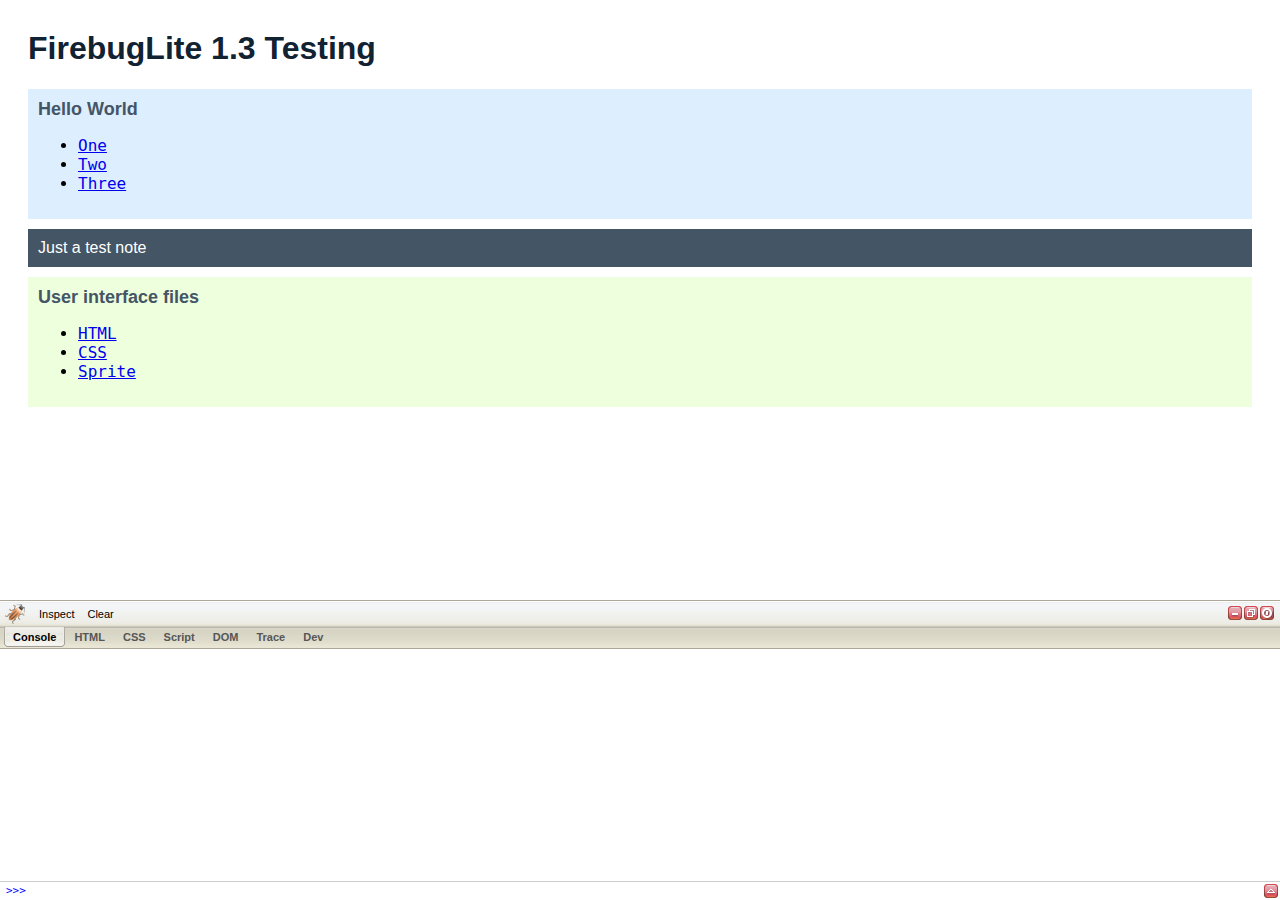
<file: tuniu-PC/js/firebug-lite/sandbox/plugin/index.html>
<!DOCTYPE html PUBLIC "-//W3C//DTD HTML 4.01 Transitional//EN">
<html debug="true">
<head>
<meta http-equiv="Content-Type" content="text/html; charset=UTF-8">
<title>FirebugLite 1.3 Testing</title>
<script type="text/javascript" src="../../content/firebug-lite-dev.js"></script>
<script type="text/javascript" src="plugin.js"></script>

<style type="text/css">
body {
  font-size: 16px;
  font-family: Lucida Grande, sans-serif;
}
h1 {
  color: #123;
  font-weight: bold;
}
h2 {
  color: #456;
  font-weight: bold;
  font-size: 18px;
  margin-top: 0;
}
#main {
  padding: 1px 20px 10px 20px;
}
li { 
  font-family: Monaco, monospace;
}
#build {
  padding: 10px;
  margin-bottom: 10px;
  background: #def;
}
.block a:hover {
  color: #5a0;
}
.note {
  padding: 10px;
  margin-bottom: 10px;
  background: #456;
  color: #fff;
  font-family: Lucida Grande, sans-serif;
}
.note a, .note a:visited {
  color: #fff;
}
.note a:hover {
  color: #ff0;
}
#ui {
  padding: 10px;
  margin-bottom: 10px;
  background: #efd;
}
</style>
</head>
<body>
  <div id="main">
    <h1>FirebugLite 1.3 Testing</h1>
    <div id="build" class="block">
      <h2>Hello World</h2>
      <ul>
        <li><a href="#">One</a></li>
        <li><a href="#">Two</a></li>
        <li><a href="#">Three</a></li>
      </ul>
    </div>
    <div class="note">
      Just a test note
    </div>
    <div id="ui" class="block">
      <h2>User interface files</h2>
      <ul>
        <li><a href="../skin/xp/firebug.html">HTML</a></li>
        <li><a href="../skin/xp/firebug.css">CSS</a></li>
        <li><a href="../skin/xp/sprite.png">Sprite</a></li>
      </ul>
    </div>
  </div>

</body>
</html>
</file>
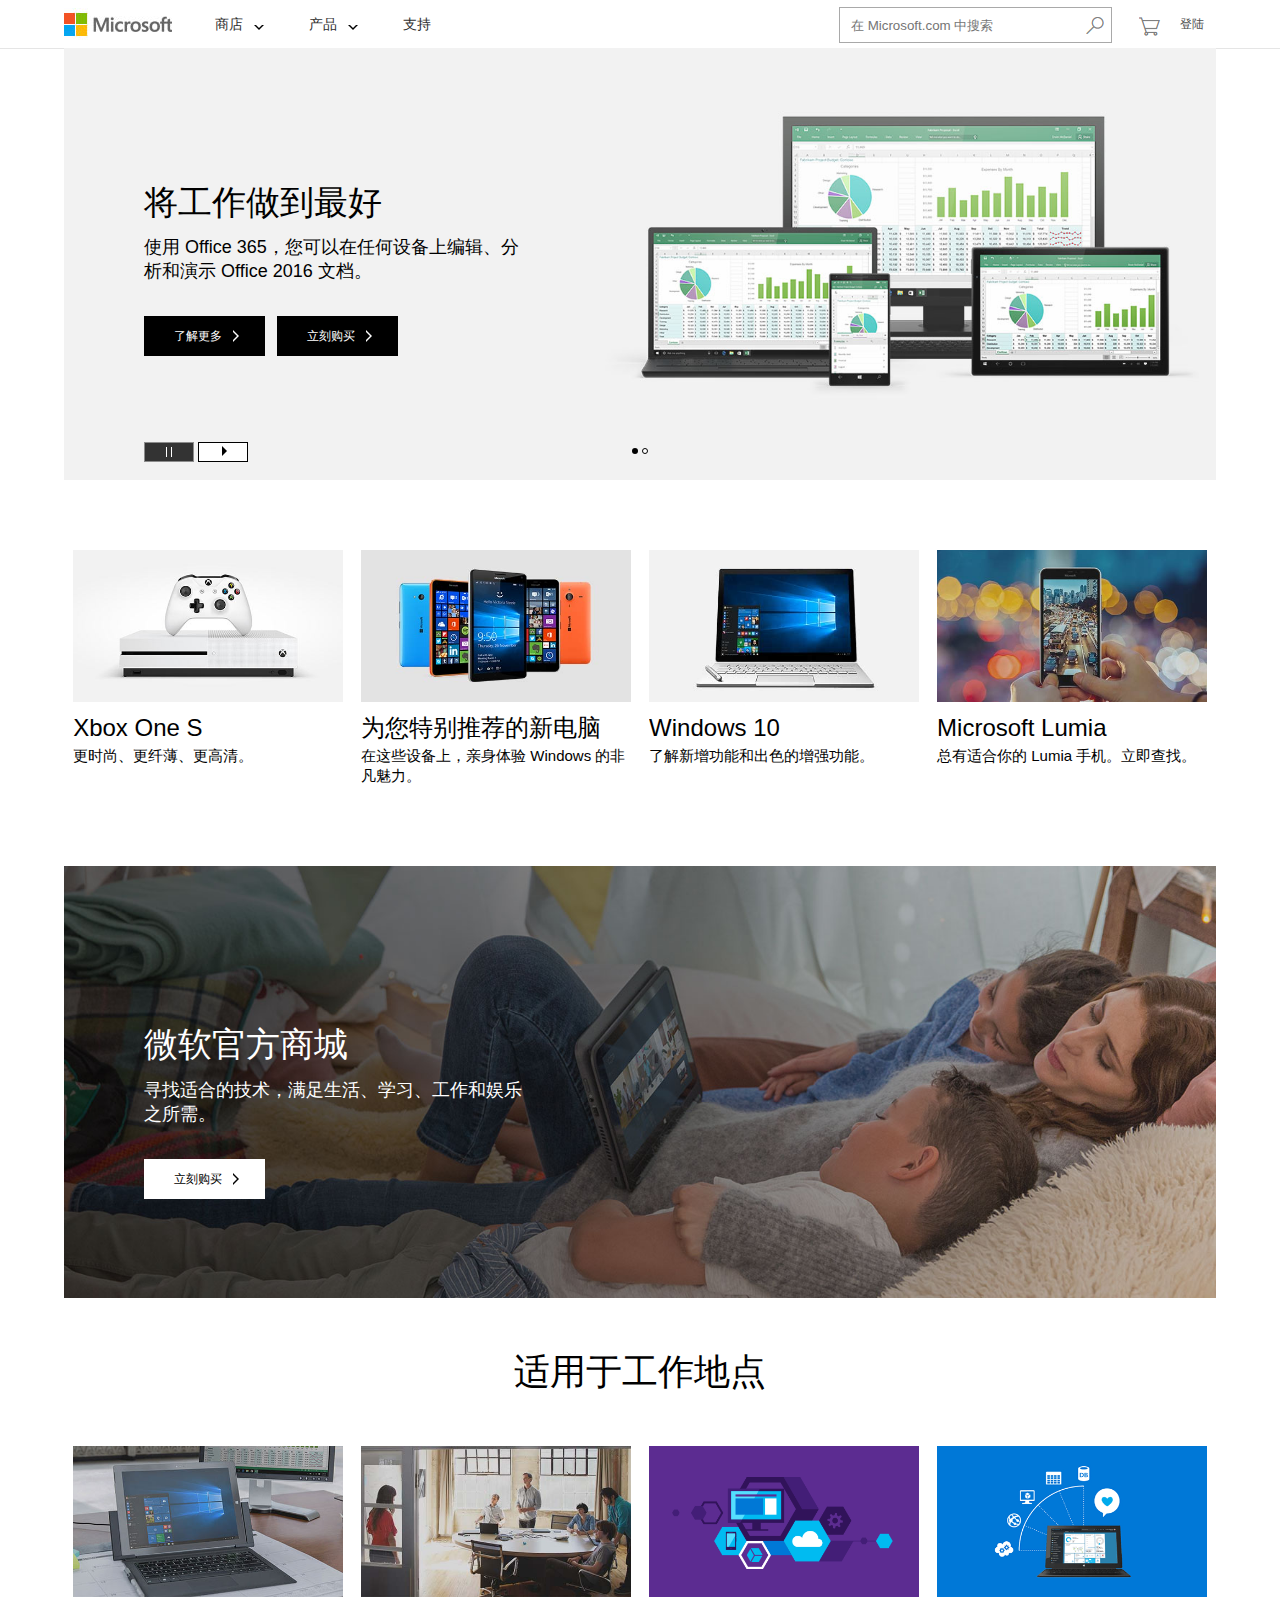
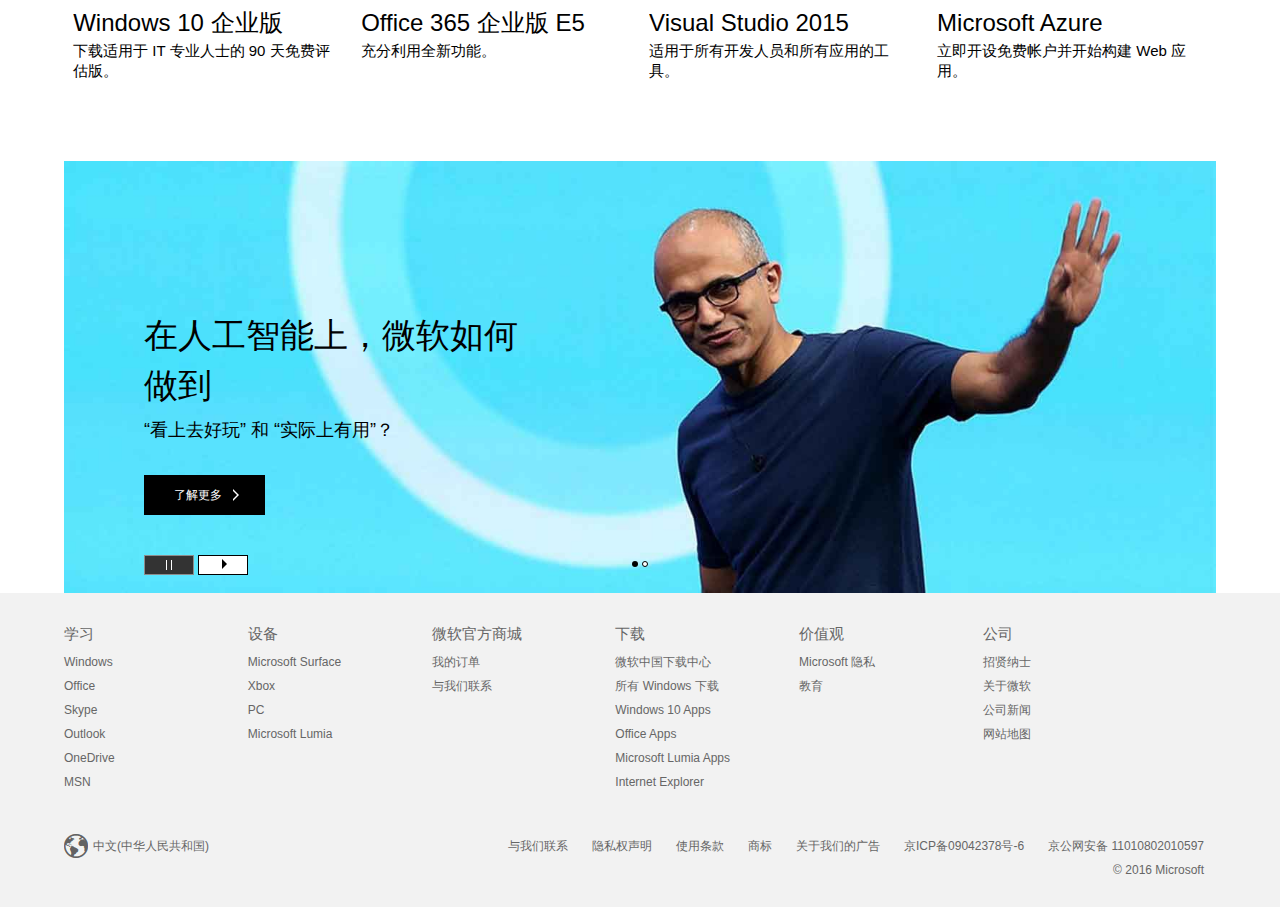
<file: Microsoft/microsoft.html>
<!DOCTYPE html>
<html>
	<head>
		<meta charset="UTF-8">
		<title></title>
		<link rel="stylesheet" href="css/global.css" />
		<link rel="stylesheet" href="css/index.css"  />
		<link rel="stylesheet" href="css/reset.css" />
		<link rel="stylesheet" href="css/tool.css" />
		<link rel="stylesheet" href="css/Responsive.css" />
	</head>
	<body>
		<header class="head">
			<div class="head_box">
				<h1 class="head_title">
					<a href="" class="name">
						microsoft
					</a>
				</h1>
				<ul class="head_nav">
					<li class="item ">
						<a href="" class="name ">						
							商店							
							<span class="down-arrow">
								<i class="white"></i>								
							</span>
						</a>
					</li>
					<li class="item ">
						<a href="" class="name ">						
							产品							
							<span class="down-arrow">
								<i class="white"></i>								
							</span>
						</a>
					</li>
					<li class="item ">
						<a href="" class="name pd-23">						
							支持	
						</a>
					</li>
				</ul>
				
				<div class="head_shop">
					<a class="Magnifier" href="">
						<span class="ico"></span>
					</a> 
					<a class="shopping-cart" href="">
						<span class="ico"></span>
					</a> 
					<a class="submenu" href="">
						<span class="ico"></span>
					</a> 
					<a class="login" href="">
						登陆
					</a>
				</div>
				<form class="head_search" action="">
					<input type="text" name="" placeholder="在 Microsoft.com 中搜索"/>
					<spna class="search-ico"></spna>
				</form>
			</div>
		</header>
		<section class="box">
			<div class="section-box">
				<div class="banner clearfix">
					<a href="" class="img-info">
						<img src="img/REHt6N.jpg"  />
					</a>					
					<div class="introduce">
						<h3 class="title clearfix">
							<a href="" class="name">
								将工作做到最好
							</a>
						</h3>
						<div class="text clearfix">
							<a href="" class="name">
								使用 Office 365，您可以在任何设备上编辑、分析和演示 Office 2016 文档。
							</a>
						</div>
						<div class="btn">
							<div class="button">
								<a href="" class="name">
									了解更多
									<span class="right-arrow">
										<i class="black"></i>
									</span>								
								</a>
							</div>
							<div class="button mg-0">
								<a href="" class="name">
									立刻购买
									<span class="right-arrow">
										<i class="black"></i>
									</span>								
								</a>
							</div>
						</div>
					</div>
					<div class="play">						
						<a href="" class="btn-left">								
							<span class="line"></span>	
							<span class="line"></span>	
						</a>
						<a href="" class="btn-right">								
							<span class="ico"></span>	
						</a>						
					</div>
					<div class="rotate">
						<a href=" " class="btn"></a>
						<a href=""  class="btn color-fff"></a>
					</div>
					<div class="left-btn">
						<a href="" class="name">
							<span class="left-arrow">
								<i class="black"></i>
							</span>	
						</a>							
					</div>
					<div class="right-btn">
						<a href="" class="name">
							<span class="right-arrow">
								<i class="black"></i>
							</span>	
						</a>
					</div>
				</div>
				<div class="top-ad">
					<ul class="content clearfix pd-t70 pd-t90">
						<li class="item">
							<a href="" class="img-info">
								<img class="" src="img/REHt8H.jpg" alt="" />
							</a>
							<a href="" class="title">								
								Xbox One S
							</a>	
							<a href="" class="info">
								更时尚、更纤薄、更高清。								
							</a>
						</li>
						<li class="item">
							<a href="" class="img-info">
								<img class="" src="img/REGxSv.jpg" alt="" />
							</a>
							<a href="" class="title">								
								为您特别推荐的新电脑
							</a>	
							<a href="" class="info">
								在这些设备上，亲身体验 Windows 的非凡魅力。								
							</a>
						</li>
						<li class="item">
							<a href="" class="img-info">
								<img class="" src="img/RETlkn.jpg" alt="" />
							</a>
							<a href="" class="title">								
								Windows 10
							</a>	
							<a href="" class="info">
								了解新增功能和出色的增强功能。								
							</a>
						</li>
						<li class="item">
							<a href="" class="img-info">
								<img class="" src="img/REGXTv.jpg" alt="" />
							</a>
							<a href="" class="title">								
								Microsoft Lumia
							</a>	
							<a href="" class="info">
								总有适合你的 Lumia 手机。立即查找。								
							</a>
							</a>
						</li>
					</ul>
				</div>
				<div class="store clearfix">
					<a href="" class="img-info">
						<img src="img/REGKTe.jpg" alt="" />
					</a>					
					<div class="introduce">
						<h3 class="title ">
							<a href="" class="name">
								微软官方商城
							</a>
						</h3>
						<div class="text clearfix">
							<a href="" class="name">
								寻找适合的技术，满足生活、学习、工作和娱乐之所需。
							</a>
						</div>
						<div class="btn">
							<div class="button">
								<a href="" class="name">
									立刻购买
									<span class="right-arrow coler-black">
										<i class="black coler-white"></i>
									</span>								
								</a>
							</div>
							
						</div>
					</div>
					
				</div>
				<div class="top-ad">
					<h3 class="top-ad_title">
						<a href="" class="name">
							适用于工作地点
						</a>							
					</h3>
					<ul class="content clearfix">
						<li class="item">
							<a href="" class="img-info">
								<img class="" src="img/Windows10.jpg" alt="" />
							</a>
							<a href="" class="title">								
								Windows 10 企业版
							</a>	
							<a href="" class="info">
								下载适用于 IT 专业人士的 90 天免费评估版。								
							</a>
						</li>
						<li class="item">
							<a href="" class="img-info">
								<img class="" src="img/office365.jpg" alt="" />
							</a>
							<a href="" class="title">								
								Office 365 企业版 E5
							</a>	
							<a href="" class="info">
								充分利用全新功能。								
							</a>
						</li>
						<li class="item">
							<a href="" class="img-info">
								<img class="" src="img/Visual-Studio-2015.png" alt="" />
							</a>
							<a href="" class="title">								
								Visual Studio 2015
							</a>	
							<a href="" class="info">
								适用于所有开发人员和所有应用的工具。								
							</a>
						</li>
						<li class="item">
							<a href="" class="img-info">
								<img class="" src="img/Microsoft-Azure.png" alt="" />
							</a>
							<a href="" class="title">								
								Microsoft Azure
							</a>	
							<a href="" class="info">
								立即开设免费帐户并开始构建 Web 应用。						
							</a>
							</a>
						</li>
					</ul>
				</div>
				<div class="banner clearfix">
					<a href="" class="img-info">
						<img src="img/RE18urM.jpg"  alt=""/>
					</a>					
					<div class="introduce top-34">
						<h3 class="title clearfix">
							<a href="" class="name">
								在人工智能上，微软如何做到
							</a>
						</h3>
						<div class="text clearfix">
							<a href="" class="name">
								“看上去好玩” 和 “实际上有用”？
							</a>
						</div>
						<div class="btn">
							<div class="button">
								<a href="" class="name">
									了解更多
									<span class="right-arrow">
										<i class="black"></i>
									</span>								
								</a>
							</div>
							<!--<div class="button mg-0">
								<a href="" class="name">
									立刻购买
									<span class="right-arrow">
										<i class="black"></i>
									</span>								
								</a>
							</div>-->
						</div>
					</div>
					<div class="play">						
						<a href="" class="btn-left">								
							<span class="line"></span>	
							<span class="line"></span>	
						</a>
						<a href="" class="btn-right">								
							<span class="ico"></span>	
						</a>						
					</div>
					<div class="rotate">
						<a href=" " class="btn"></a>
						<a href=""  class="btn color-fff"></a>
					</div>
					<div class="left-btn">
						<a href="" class="name">
							<span class="left-arrow">
								<i class="black"></i>
							</span>	
						</a>							
					</div>
					<div class="right-btn">
						<a href="" class="name">
							<span class="right-arrow">
								<i class="black"></i>
							</span>	
						</a>
					</div>
				</div>
			</div>
		</section>
		<footer class="foot">
			<div class="foot-box">
				<div class="foot-nav clearfix">
					<div class="nav-info clearfix">
						<div class="title clearfix">
							<div class="name">
								学习
								<span class="foot-down-arrow">
									<i class="white"></i>
								</span>
							</div>
						</div>
						<ul class="content clearfix">
							<li class="item clearfix">
								<a href="" class="name">
									Windows
								</a>
							</li>
							<li class="item clearfix">
								<a href="" class="name">
									Office
								</a>
							</li>
							<li class="item clearfix">
								<a href="" class="name">
									Skype
								</a>
							</li>
							<li class="item clearfix">
								<a href="" class="name">
									Outlook
								</a>
							</li>
							<li class="item clearfix">
								<a href="" class="name">
									OneDrive
								</a>
							</li>
							<li class="item clearfix">
								<a href="" class="name">
									MSN
								</a>
							</li>
						</ul>
					</div>
					<div class="nav-info clearfix">
						<div class="title clearfix">							
							<div class="name">
								设备
								<span class="foot-down-arrow">
									<i class="white"></i>
								</span>
							</div>
						</div>
						<ul class="content clearfix">
							<li class="item clearfix">
								<a href="" class="name">
									Microsoft Surface
								</a>
							</li>
							<li class="item clearfix">
								<a href="" class="name">
									Xbox
								</a>
							</li>
							<li class="item clearfix">
								<a href="" class="name">
									PC
								</a>
							</li>
							<li class="item clearfix">
								<a href="" class="name">
									Microsoft Lumia
								</a>
							</li>						
						</ul>
					</div>
					<div class="nav-info clearfix">
						<div class="title clearfix">							
							<div class="name">
								微软官方商城
								<span class="foot-down-arrow">
									<i class="white"></i>
								</span>
							</div>
						</div>
						<ul class="content clearfix">
							<li class="item clearfix">
								<a href="" class="name">
									我的订单
								</a>
							</li>
							<li class="item clearfix">
								<a href="" class="name">
									与我们联系
								</a>
							</li>							
						</ul>
					</div>
					<div class="nav-info clearfix">
						<div class="title clearfix">							
							<div class="name">
								下载
								<span class="foot-down-arrow">
									<i class="white"></i>
								</span>
							</div>
						</div>
						<ul class="content clearfix">
							<li class="item clearfix">
								<a href="" class="name">
									微软中国下载中心
								</a>
							</li>
							<li class="item clearfix">
								<a href="" class="name">
									所有 Windows 下载
								</a>
							</li>
							<li class="item clearfix">
								<a href="" class="name">
									Windows 10 Apps
								</a>
							</li>
							<li class="item clearfix">
								<a href="" class="name">
									Office Apps
								</a>
							</li>
							<li class="item clearfix">
								<a href="" class="name">
									Microsoft Lumia Apps
								</a>
							</li>
							<li class="item clearfix">
								<a href="" class="name">
									Internet Explorer
								</a>
							</li>
						</ul>
					</div>
					<div class="nav-info clearfix">
						<div class="title clearfix">							
							<div class="name">
								价值观
								<span class="foot-down-arrow">
									<i class="white"></i>
								</span>
							</div>
						</div>
						<ul class="content clearfix">
							<li class="item clearfix">
								<a href="" class="name">
									Microsoft 隐私
								</a>
							</li>
							<li class="item clearfix">
								<a href="" class="name">
									教育
								</a>
							</li>
							
						</ul>
					</div>
					<div class="nav-info clearfix">
						<div class="title clearfix">							
							<div class="name">
								公司
								<span class="foot-down-arrow">
									<i class="white"></i>
								</span>
							</div>
						</div>
						<ul class="content clearfix">
							<li class="item clearfix">
								<a href="" class="name">
									招贤纳士
								</a>
							</li>
							<li class="item clearfix">
								<a href="" class="name">
									关于微软
								</a>
							</li>
							<li class="item clearfix">
								<a href="" class="name">
									公司新闻
								</a>
							</li>
							<li class="item clearfix">
								<a href="" class="name">
									网站地图
								</a>
							</li>
							
						</ul>
					</div>
				</div>
				<div class="copyRight clearfix">
					<div class="state">
						<span class="ico"></span>
						<a href="" class="name">
							中文(中华人民共和国)‎
						</a>
					</div>
					<ul class="bottom-nav">
						<li class="item">
							<a href="" class="name">
								与我们联系     
							</a>	
						</li>
						<li class="item">
							<a href="" class="name">
								隐私权声明
							</a>	
						</li>
						<li class="item">
							<a href="" class="name">
								使用条款
							</a>	
						</li>
						<li class="item">
							<a href="" class="name">
								商标
							</a>	
						</li>
						<li class="item">
							<a href="" class="name">
								关于我们的广告
							</a>	
						</li>
						<li class="item">
							<a href="" class="name">
								京ICP备09042378号-6
							</a>	
						</li>
						<li class="item">
							<a href="" class="name">
								 京公网安备 11010802010597
							</a>	
						</li>
						<li class="item">
							<a href="" class="name">
								© 2016 Microsoft
							</a>	
						</li>
					</ul>
				</div>
			</div>
		</footer>
	</body>
</html>
</file>
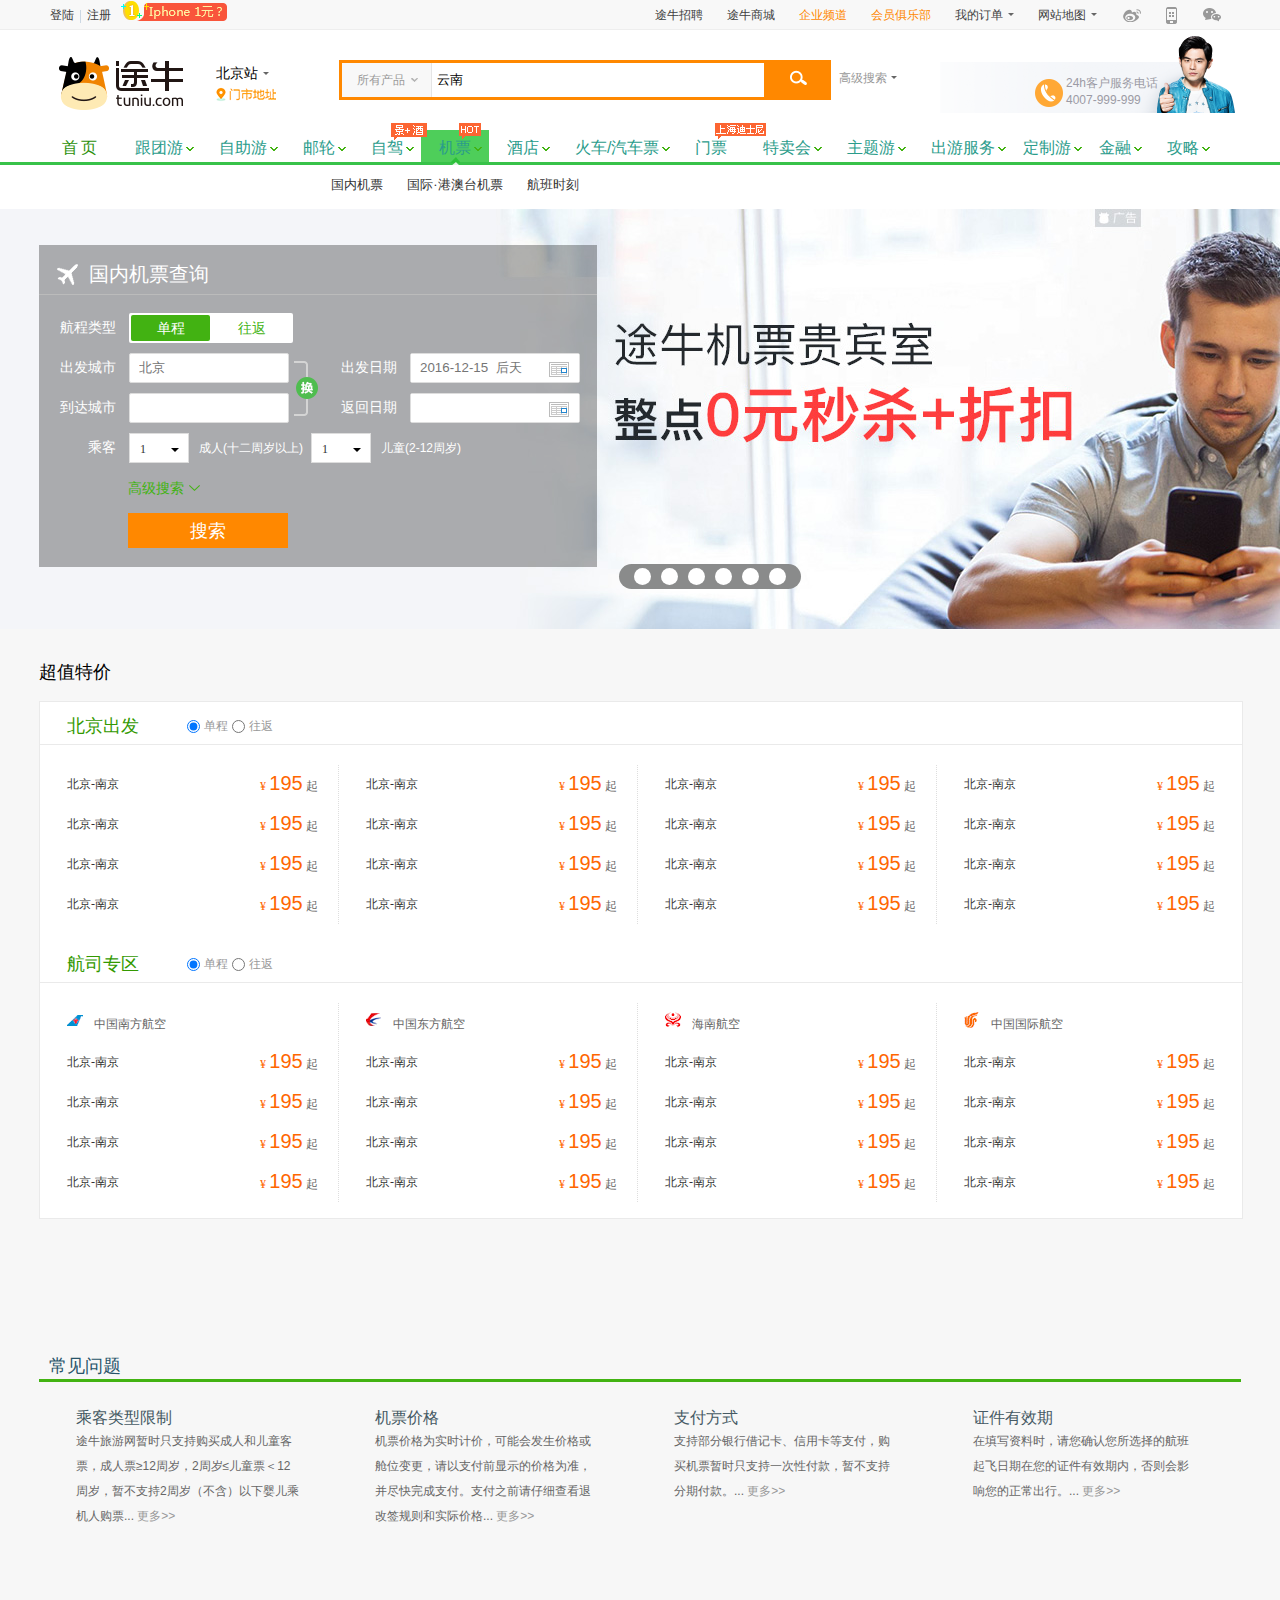
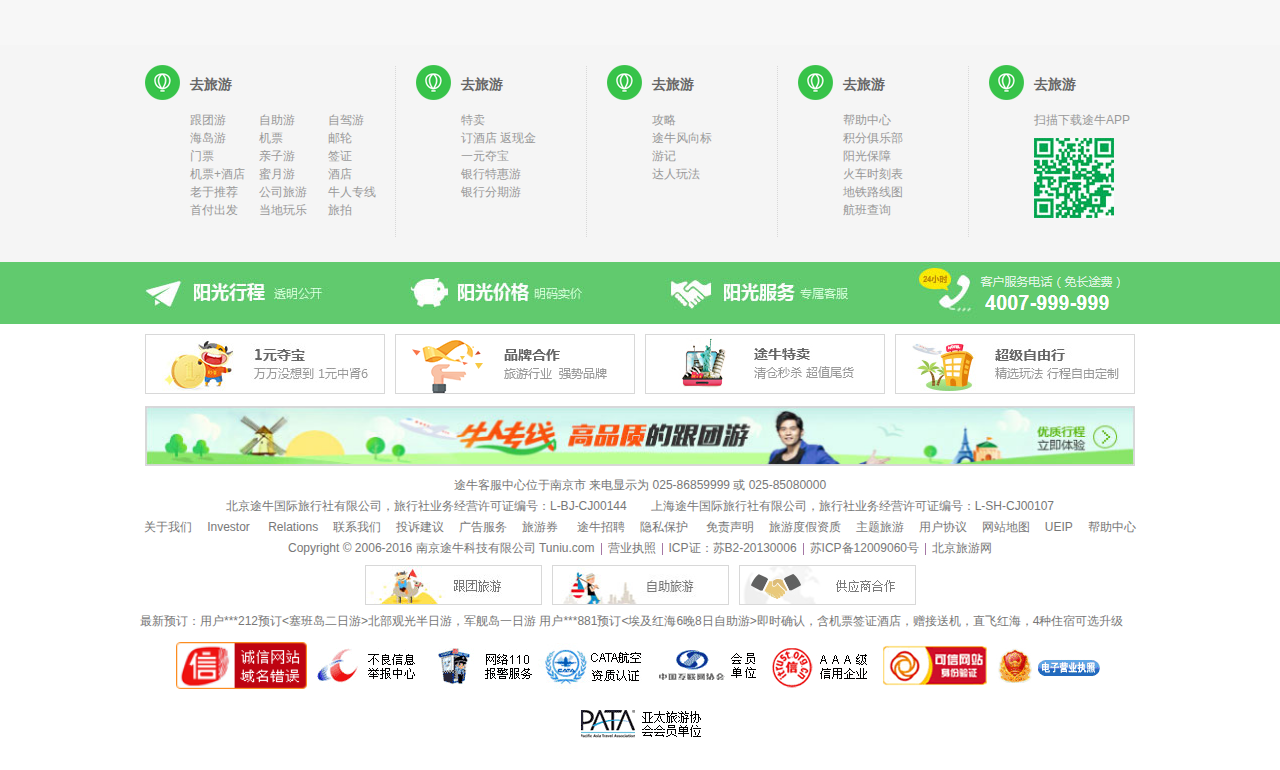
<file: tuniu-PC/html/aircraft.html>
<!DOCTYPE html>
<html>
	<head>
		<meta charset="UTF-8">
		<title></title>
		<link rel="stylesheet" href="../css/aircraft/reset.css" />
		<link rel="stylesheet" href="../css/aircraft/tool.css" />
		<link rel="stylesheet" href="../css/aircraft/global.css" />
		<link rel="stylesheet" href="../css/aircraft/index.css" />
		
		<!--[if lt IE 8]>
			<link rel="stylesheet" href="css/ifie.css" />
			
		<![endif]-->
		<script src="../js/html5shiv.js"></script>
	<!--	<script src="js/firebug-lite/build/firebug-lite.js"></script>-->
		<script src="../js/DD_belatedPNG_0.0.8a.js"></script>
		<script>
			DD_belatedPNG.fix('.pngImg,.content_text,.contact_info,.phone_info,.zhoujielu,.title,.ioc_Poop,.right,.opacity_body,i,.car,ico_one,.ico,.ico_three,.ico_two,.ico_one,.line');
		</script>
	</head>
	<body>
		<header class="head">
			<div class="head_top">
				<div class="topnav clearfix">
					<div class="topnav_left float_l">
						<div class="login float_l">
							<a href="" class="login_name float_l">登陆</a>
							<span class="login_line float_l"></span>
							<a href="" class="login_name float_l">注册</a>
						</div>
						<a href="" class="login_ico float_l">
							<img src="../images/aircraft/clickhere_4.gif"/>
						</a>
					</div>
					<div class="topnav_right float_r">
						<div class="nav float_l">
							<a href="" class="nav_name">途牛招聘</a>
							<a href="" class="nav_name">途牛商城</a>
							<a href="" class="nav_name orange">企业频道</a>
							<a href="" class="nav_name orange">会员俱乐部</a>
							<a href="" class="nav_name arrows">
								<span class="arr"></span>
								我的订单
							</a>
							<a href="" class="nav_name arrows mg_r_none">
								<span class="arr"></span>
								网站地图
							</a>	
						</div>
						<div class="ico float_r">
							<a href="" class="weibo"></a>
							<a href="" class="app"></a>
							<a href="" class="weixin"></a>
						</div>
					</div>
				</div>
			</div>	
			<div class="head_inner">
				<h1 class="head_inner_title">
					<a href="" class="pngImg">途牛</a>
				</h1>
				<div class="head_inner_site">
					<div class="address float_l">
						<span class="address_name">
							北京站
						</span>
						<span class="address_arr">
					
						</span>
					</div>
					<i class=""></i>
				</div>
				<div class="head_inner_search">
					<form class="search float_l" >
						<div class="search_content float_l">
							<span class="content_text">所有产品</span>
							<span class="content_bj"></span>
						</div>
						<input type="txet" name="" value="云南" id="" class="search_bar float_l"/>
						<a href="" class="search_btn">
							
						</a>
					</form>
					<span class="gj_search float_l">
						<span class="gj_text">高级搜索</span>
						<span class="gj_arrowr"></span>
					</span>
				</div>
				<div class="head_inner_content">
					<div class="content_text">
						<div class="contact">
							<!--<a href="" class="contact_info">
								<span class="contact_name">
									欢迎使用
								</span>
								<span class="contact_name">
									在线客服
								</span>
							</a>-->
						</div>
						<div class="phone">
							<span class="phone_info">
								<span class="phone_name">
									24h客户服务电话
								</span>
								<span class="phone_name">
									4007-999-999
								</span>
							</span>
						</div>
						
					</div>
					<span class="zhoujielu">
						
					</span>
				</div>
			</div>
			
			<div class="head_down clearfix">
					<ul class="down_nav clearfix">
						<li class="down_nav_papa">
							<a href="../index.html" class="down_nav_name">首页</a>
						</li>
						<li class="down_nav_son">
							<a href="" class="down_nav_name">跟团游</a>
							<span class="gr_arrow pngImg"></span>
							<!--<span class="down_arrow"></span>-->
						</li>
						<li class="down_nav_son">
							<a href="" class="down_nav_name">自助游</a>
							<span class="gr_arrow pngImg"></span>
							<!--<span class="down_arrow"></span>-->
						</li>
						<li class="down_nav_son">
							<a href="" class="down_nav_name">邮轮</a>
							<span class="gr_arrow pngImg"></span>
							<!--<span class="down_arrow"></span>-->
						</li>
						<li class="down_nav_son">
							<a href="" class="down_nav_name">自驾</a>
							<span class="gr_arrow pngImg"></span>
							<span class="ioc_view pngImg"></span>
							<!--<span class="down_arrow"></span>-->
						</li>
						<li class="down_nav_son bg_lanse">
							<a href="" class="down_nav_name ">机票</a>
							<span class="gr_arrow pngImg"></span>
							<span class="ioc_hot pngImg"></span>
							<span class="down_arrow"></span>
							<div class="text">
								<a href="">国内机票</a>
								<a href="">国际·港澳台机票 </a>
								<a href="">航班时刻</a>
								
							</div>
						</li>                 
						<li class="down_nav_son ">
							<a href="./hotel.html" class="down_nav_name">酒店</a>
							<span class="gr_arrow pngImg"></span>
							<!--<span class="down_arrow"></span>-->
						</li>
						<li class="down_nav_son">
							<a href="" class="down_nav_name">火车/汽车票</a>
							<span class="gr_arrow pngImg"></span>
							<!--<span class="down_arrow"></span>-->
						</li>
						<li class="down_nav_son">
							<a href="" class="down_nav_name">门票</a>
							<span class="ioc_Disney pngImg "></span>
							<!--<span class="down_arrow"></span>-->
						</li>
						<li class="down_nav_son">
							<a href="" class="down_nav_name">特卖会</a>
							<span class="gr_arrow pngImg"></span>
							<!--<span class="down_arrow"></span>-->
						</li>
						<li class="down_nav_son">
							<a href="" class="down_nav_name">主题游</a>
							<span class="gr_arrow pngImg"></span>
							<!--<span class="down_arrow"></span>-->
						</li>
						<li class="down_nav_son">
							<a href="" class="down_nav_name">出游服务</a>
							<span class="gr_arrow pngImg"></span>
							<!--<span class="down_arrow"></span>-->
						</li>
						<li class="down_nav_son">
							<a href="" class="down_nav_name pd_l10">定制游</a>
							<span class="gr_arrow pngImg"></span>
							<!--<span class="down_arrow"></span>-->
						</li>
						<li class="down_nav_son">
							<a href="" class="down_nav_name pd_l10">金融</a>
							<span class="gr_arrow pngImg"></span>
							<!--<span class="down_arrow"></span>-->
						</li>
						<li class="down_nav_son">
							<a href="" class="down_nav_name">攻略</a>
							<span class="gr_arrow pngImg"></span>
							<!--<span class="down_arrow"></span>-->
						</li>		
					</ul>					
			</div>
			<div class="head_line">
			</div>
		</header>
		<section class="content">
			<div class="banner">
				<div class="banner_inner">
					<div class="banner_box clearfix">
						<header class="head">
							<span class="pngImg">
								
							</span>
							<a href="" class="title">
								国内机票查询
							</a>
						</header>
						<div class="main clearfix">
							<form class="main_box clearfix" action="">
								<!--航程类型-->
								<div class="sail">
									<span class="text">
										航程类型
									</span>
									<div class="sort">
										<a href="" class="ticket">单程</a>
										<a href="" class="ticket mg_r_none bg_color">往返</a>
									</div>
								</div>	
								<!--出发城市-->
								<div class="depart mg_t10">
									<div class="left">
										<label class="info" for="depart">出发城市</label>
										<input type="text" name="depart" id="depart" value="" placeholder="北京" class="textbox"/>
									</div>
									<div class="right">
										<label class="info" for="start">出发日期</label>
										<div class="text">
											<input type="text" name="start" id="depart_time" value="" placeholder="2016-12-15  后天" class="textbox"/>
											<div class="bg">
												<a href="" class="pngImg"></a>
											</div>
										</div>
									</div>
								</div>
								<!--到大城市-->
								<div class="depart mg_t10">
									<div class="left">
										<label class="info" for="return">到达城市</label>
										<input type="text" name="return_name" id="return" value="" class="textbox"/>
									</div>
									<div class="right">
										<label class="info" for="return_time">返回日期</label>
										<div class="text">
											<input type="text" name="return_time" id="return_time" value="" class="textbox"/>
											<div class="bg">
												<a href="" class="pngImg"></a>
											</div>
										</div>
									</div>
								</div>	
								<!--乘客信息-->
								<div class="passenger mg_t10">
									<div class="left">
										<label class="info" for="return">乘客</label>
										
									</div>
									<div class="xialakuang">									
										<div href="" class="select">
											<span class="text">1</span>
											<span class="arrow"></span>											
											<ul class="num">
												<li class="item">1</li>
												<li class="item">2</li>
												<li class="item">3</li>
											</ul>
										</div>
											
										
										
										<span class="info">
											成人(十二周岁以上)
										</span>
									</div>
									<div class="xialakuang">
										<div href="" class="select">
											<span class="text">1</span>
											<span class="arrow"></span>											
											<ul class="num">
												<li class="item">1</li>
												<li class="item">2</li>
												<li class="item">3</li>
											</ul>
										</div>
										<span class="info">
											儿童(2-12周岁)
										</span>
									</div>
								</div>
								<div class="advanced-search mg_t10">
									<a href="" class="name">
										<span class="text">高级搜索</span>
										<i class="pngImg"></i>
									</a>								
								</div>
								<!--<div class="changwei mg_t10">
									
								</div>-->
								<div class="button mg_t10">
									<input type="submit" value="搜索" class="btn"/>
								</div>
								
								<div class="huan">
									<span class="line"></span>	
									<a href="" class="pngImg"></a>
								</div>
							</form>
						</div>
						<div class="bg_opacity">
						</div>
						
					</div>
					<div class="banner_btn">
						<div class="wrap">
							<a href="" class="circle"></a>
							<a href="" class="circle"></a>
							<a href="" class="circle"></a>
							<a href="" class="circle"></a>
							<a href="" class="circle"></a>
							<a href="" class="circle mg_r_none"></a>
						</div>
					</div>	
				</div>
				
			</div>
			<div class="at-a-sale">
				<header class="head">
					<h3 href="" class="title">
						超值特价
					</h3>
				</header>
				<div class="wrap">	
					<!--第1个-->
					<div class="main">
						<div class="head mg_t6">
							<span class="name">北京出发</span>
							<form class="info ">
								<input type="radio" name="sort" id="" value="dancheng"  checked="" class="danxuankuang"/>
								<span class="text">单程</span>
								<input type="radio" name="sort" id="" value="wangfan" class="danxuankuang"/>
								<span class="text">往返</span>
							</form>
						</div>										
						<div class="main_content clearfix">
							<ul class="wrap mg_t19">
								<li class="item">
									<a href="" class="info">
										<span class="left">
											北京-南京
										</span>
										<span class="right">
											<i class="sub color_orange">¥</i>
											<i class="shuzi">195</i>
											<i class="sub">起</i>
										</span>
									</a>
									<span class="line"></span>
								</li>
								<li class="item">
									<a href="" class="info">
										<span class="left">
											北京-南京
										</span>
										<span class="right">
											<i class="sub color_orange">¥</i>
											<i class="shuzi">195</i>
											<i class="sub">起</i>
										</span>
									</a>
									<span class="line"></span>
								</li>
								<li class="item">
									<a href="" class="info">
										<span class="left">
											北京-南京
										</span>
										<span class="right">
											<i class="sub color_orange">¥</i>
											<i class="shuzi">195</i>
											<i class="sub">起</i>
										</span>
									</a>
									<span class="line"></span>
								</li>
								<li class="item">
									<a href="" class="info">
										<span class="left">
											北京-南京
										</span>
										<span class="right">
											<i class="sub color_orange">¥</i>
											<i class="shuzi">195</i>
											<i class="sub">起</i>
										</span>
									</a>
									<span class="line"></span>
								</li>
							</ul>
							<ul class="wrap mg_t19">
								<li class="item">
									<a href="" class="info">
										<span class="left">
											北京-南京
										</span>
										<span class="right">
											<i class="sub color_orange">¥</i>
											<i class="shuzi">195</i>
											<i class="sub">起</i>
										</span>
									</a>
									<span class="line"></span>
								</li>
								<li class="item">
									<a href="" class="info">
										<span class="left">
											北京-南京
										</span>
										<span class="right">
											<i class="sub color_orange">¥</i>
											<i class="shuzi">195</i>
											<i class="sub">起</i>
										</span>
									</a>
									<span class="line"></span>
								</li>
								<li class="item">
									<a href="" class="info">
										<span class="left">
											北京-南京
										</span>
										<span class="right">
											<i class="sub color_orange">¥</i>
											<i class="shuzi">195</i>
											<i class="sub">起</i>
										</span>
									</a>
									<span class="line"></span>
								</li>
								<li class="item">
									<a href="" class="info">
										<span class="left">
											北京-南京
										</span>
										<span class="right">
											<i class="sub color_orange">¥</i>
											<i class="shuzi">195</i>
											<i class="sub">起</i>
										</span>
									</a>
									<span class="line"></span>
								</li>
							</ul>
							<ul class="wrap mg_t19">
								<li class="item">
									<a href="" class="info">
										<span class="left">
											北京-南京
										</span>
										<span class="right">
											<i class="sub color_orange">¥</i>
											<i class="shuzi">195</i>
											<i class="sub">起</i>
										</span>
									</a>
									<span class="line"></span>
								</li>
								<li class="item">
									<a href="" class="info">
										<span class="left">
											北京-南京
										</span>
										<span class="right">
											<i class="sub color_orange">¥</i>
											<i class="shuzi">195</i>
											<i class="sub">起</i>
										</span>
									</a>
									<span class="line"></span>
								</li>
								<li class="item">
									<a href="" class="info">
										<span class="left">
											北京-南京
										</span>
										<span class="right">
											<i class="sub color_orange">¥</i>
											<i class="shuzi">195</i>
											<i class="sub">起</i>
										</span>
									</a>
									<span class="line"></span>
								</li>
								<li class="item">
									<a href="" class="info">
										<span class="left">
											北京-南京
										</span>
										<span class="right">
											<i class="sub color_orange">¥</i>
											<i class="shuzi">195</i>
											<i class="sub">起</i>
										</span>
									</a>
									<span class="line"></span>
								</li>
							</ul>
							<ul class="wrap mg_t19 pd_b16">
								<li class="item">
									<a href="" class="info">
										<span class="left">
											北京-南京
										</span>
										<span class="right">
											<i class="sub color_orange">¥</i>
											<i class="shuzi">195</i>
											<i class="sub">起</i>
										</span>
									</a>
									
								</li>
								<li class="item">
									<a href="" class="info">
										<span class="left">
											北京-南京
										</span>
										<span class="right">
											<i class="sub color_orange">¥</i>
											<i class="shuzi">195</i>
											<i class="sub">起</i>
										</span>
									</a>
									
								</li>
								<li class="item">
									<a href="" class="info">
										<span class="left">
											北京-南京
										</span>
										<span class="right">
											<i class="sub color_orange">¥</i>
											<i class="shuzi">195</i>
											<i class="sub">起</i>
										</span>
									</a>
									
								</li>
								<li class="item">
									<a href="" class="info">
										<span class="left">
											北京-南京
										</span>
										<span class="right">
											<i class="sub color_orange">¥</i>
											<i class="shuzi">195</i>
											<i class="sub">起</i>
										</span>
									</a>
									
								</li>
							</ul>
						</div>
					</div>
					<!--第二个-->
					<div class="main">
						
						<div class="head mg_t6">
							<span class="name">航司专区</span>
							<form class="info ">
								<input type="radio" name="sort" id="" value="dancheng"  checked="" class="danxuankuang"/>
								<span class="text">单程</span>
								<input type="radio" name="sort" id="" value="wangfan" class="danxuankuang"/>
								<span class="text">往返</span>
							</form>
						</div>										
						<div class="main_content clearfix">
							<div class="main_wrap float_l">
								<div class="name mg_t19 ">
									<i class="pngImg"></i>
	
									<span class="text">
										中国南方航空
									</span>
									<span class="line"></span>
								</div>
								<ul class="wrap pd_b16">
									<li class="item">
										<a href="" class="info">
											<span class="left">
												北京-南京
											</span>
											<span class="right">
												<i class="sub color_orange">¥</i>
												<i class="shuzi">195</i>
												<i class="sub">起</i>
											</span>
										</a>
										<span class="line"></span>
									</li>
									<li class="item">
										<a href="" class="info">
											<span class="left">
												北京-南京
											</span>
											<span class="right">
												<i class="sub color_orange">¥</i>
												<i class="shuzi">195</i>
												<i class="sub">起</i>
											</span>
										</a>
										<span class="line"></span>
									</li>
									<li class="item">
										<a href="" class="info">
											<span class="left">
												北京-南京
											</span>
											<span class="right">
												<i class="sub color_orange">¥</i>
												<i class="shuzi">195</i>
												<i class="sub">起</i>
											</span>
										</a>
										<span class="line"></span>
									</li>
									<li class="item">
										<a href="" class="info">
											<span class="left">
												北京-南京
											</span>
											<span class="right">
												<i class="sub color_orange">¥</i>
												<i class="shuzi">195</i>
												<i class="sub">起</i>
											</span>
										</a>
										<span class="line"></span>
									</li>
								</ul>
							</div>
							<div class="main_wrap float_l">
								<div class="name mg_t19 ">
									<i class="pngImg ico_2"></i>
	
									<span class="text">
										中国东方航空
									</span>
									<span class="line"></span>
								</div>
								<ul class="wrap pd_b16">
									<li class="item">
										<a href="" class="info">
											<span class="left">
												北京-南京
											</span>
											<span class="right">
												<i class="sub color_orange">¥</i>
												<i class="shuzi">195</i>
												<i class="sub">起</i>
											</span>
										</a>
										<span class="line"></span>
									</li>
									<li class="item">
										<a href="" class="info">
											<span class="left">
												北京-南京
											</span>
											<span class="right">
												<i class="sub color_orange">¥</i>
												<i class="shuzi">195</i>
												<i class="sub">起</i>
											</span>
										</a>
										<span class="line"></span>
									</li>
									<li class="item">
										<a href="" class="info">
											<span class="left">
												北京-南京
											</span>
											<span class="right">
												<i class="sub color_orange">¥</i>
												<i class="shuzi">195</i>
												<i class="sub">起</i>
											</span>
										</a>
										<span class="line"></span>
									</li>
									<li class="item">
										<a href="" class="info">
											<span class="left">
												北京-南京
											</span>
											<span class="right">
												<i class="sub color_orange">¥</i>
												<i class="shuzi">195</i>
												<i class="sub">起</i>
											</span>
										</a>
										<span class="line"></span>
									</li>
								</ul>
							</div>
							<div class="main_wrap float_l">
								<div class="name mg_t19 ">
									<i class="pngImg ico_3"></i>
	
									<span class="text">
										海南航空
									</span>
									<span class="line"></span>
								</div>
								<ul class="wrap pd_b16">
									<li class="item">
										<a href="" class="info">
											<span class="left">
												北京-南京
											</span>
											<span class="right">
												<i class="sub color_orange">¥</i>
												<i class="shuzi">195</i>
												<i class="sub">起</i>
											</span>
										</a>
										<span class="line"></span>
									</li>
									<li class="item">
										<a href="" class="info">
											<span class="left">
												北京-南京
											</span>
											<span class="right">
												<i class="sub color_orange">¥</i>
												<i class="shuzi">195</i>
												<i class="sub">起</i>
											</span>
										</a>
										<span class="line"></span>
									</li>
									<li class="item">
										<a href="" class="info">
											<span class="left">
												北京-南京
											</span>
											<span class="right">
												<i class="sub color_orange">¥</i>
												<i class="shuzi">195</i>
												<i class="sub">起</i>
											</span>
										</a>
										<span class="line"></span>
									</li>
									<li class="item">
										<a href="" class="info">
											<span class="left">
												北京-南京
											</span>
											<span class="right">
												<i class="sub color_orange">¥</i>
												<i class="shuzi">195</i>
												<i class="sub">起</i>
											</span>
										</a>
										<span class="line"></span>
									</li>
								</ul>
							</div>
							<div class="main_wrap float_l">
								<div class="name mg_t19 ">
									<i class="pngImg ico_4"></i>
	
									<span class="text">
										中国国际航空
									</span>
									
								</div>
								<ul class="wrap pd_b16">
									<li class="item">
										<a href="" class="info">
											<span class="left">
												北京-南京
											</span>
											<span class="right">
												<i class="sub color_orange">¥</i>
												<i class="shuzi">195</i>
												<i class="sub">起</i>
											</span>
										</a>
										
									</li>
									<li class="item">
										<a href="" class="info">
											<span class="left">
												北京-南京
											</span>
											<span class="right">
												<i class="sub color_orange">¥</i>
												<i class="shuzi">195</i>
												<i class="sub">起</i>
											</span>
										</a>
										
									</li>
									<li class="item">
										<a href="" class="info">
											<span class="left">
												北京-南京
											</span>
											<span class="right">
												<i class="sub color_orange">¥</i>
												<i class="shuzi">195</i>
												<i class="sub">起</i>
											</span>
										</a>
									
									</li>
									<li class="item">
										<a href="" class="info">
											<span class="left">
												北京-南京
											</span>
											<span class="right">
												<i class="sub color_orange">¥</i>
												<i class="shuzi">195</i>
												<i class="sub">起</i>
											</span>
										</a>
										
									</li>
								</ul>
							</div>
						
						
						</div>
					</div>	
						
					
					
					
				</div>
			</div>
			<div class="issue">
				<header class="head">
					<h3 class="title">
						常见问题
					</h3>
				</header>
				<div class="wrap">
					<div class="item float_l">
						<div class="name">
							乘客类型限制
						</div>
						<div class="text">
							<span class="info">
								途牛旅游网暂时只支持购买成人和儿童客票，成人票≥12周岁，2周岁≤儿童票＜12周岁，暂不支持2周岁（不含）以下婴儿乘机人购票...
							</span>
							
							<a href="" class="more">
								更多>>
							</a>
						</div>
					</div>
					<div class="item float_l">
						<div class="name">
							机票价格
						</div>
						<div class="text">
							<span class="info">
								机票价格为实时计价，可能会发生价格或舱位变更，请以支付前显示的价格为准，并尽快完成支付。支付之前请仔细查看退改签规则和实际价格...
							</span>
							
							<a href="" class="more">
								更多>>
							</a>
						</div>
					</div>
					<div class="item float_l">
						<div class="name">
							支付方式
						</div>
						<div class="text">
							<span class="info">
								支持部分银行借记卡、信用卡等支付，购买机票暂时只支持一次性付款，暂不支持分期付款。...
							</span>
							
							<a href="" class="more">
								更多>>
							</a>
						</div>
					</div>
					<div class="item float_l">
						<div class="name">
							证件有效期
						</div>
						<div class="text">
							<span class="info">
								在填写资料时，请您确认您所选择的航班起飞日期在您的证件有效期内，否则会影响您的正常出行。...
							</span>
							
							<a href="" class="more">
								更多>>
							</a>
						</div>
					</div>
				</div>
			</div>
		</section>
		<footer class="foot">
			<div class="intro">
				<div class="intro_box">
					<div class="go-journey float_l">
						<div class="go-journey_head">
							<i class="ico"></i>
							<span class="title">
								去旅游
							</span>
						</div>	
						<ul class="wrap float_l">
							<li class="item">
								<a href="" class="text">
									跟团游
								</a>
								<a href="" class="text">
									自助游 
								</a>
								<a href="" class="text mg_r_none">
									自驾游
								</a>								
							</li>
							<li class="item">
								<a href="" class="text">
									海岛游
								</a>
								<a href="" class="text">
									机票
								</a>
								<a href="" class="text mg_r_none">
									  邮轮
								</a>								
							</li>	
							<li class="item">
								<a href="" class="text">
									门票  
								</a>
								<a href="" class="text">
									亲子游
								</a>
								<a href="" class="text mg_r_none">
									签证
								</a>								
							</li>
							<li class="item">
								<a href="" class="text">
									机票+酒店
								</a>
								<a href="" class="text">
									 蜜月游
								</a>
								<a href="" class="text mg_r_none">
									 酒店
								</a>								
							</li>
							<li class="item">
								<a href="" class="text">
									老于推荐
								</a>
								<a href="" class="text">
									 公司旅游
								</a>
								<a href="" class="text mg_r_none">
									 牛人专线
								</a>								
							</li>
							<li class="item">
								<a href="" class="text">
									首付出发 
								</a>
								<a href="" class="text">
									 当地玩乐 
								</a>
								<a href="" class="text mg_r_none">
									旅拍
								</a>								
							</li>								
						</ul>

					</div>
				<!--分割线-->
					<span class="line"></span>	
					<div class="go-journey float_l go-journey2">
						<div class="go-journey_head">
							<i class="ico"></i>
							<span class="title">
								去旅游
							</span>
						</div>	
						<ul class="wrap float_l">
							<li class="item">
								<a href="" class="text">
									特卖
								</a>
															
							</li>
							<li class="item">
								<a href="" class="text">
									订酒店 返现金 
								</a>
															
							</li>	
							<li class="item">
								<a href="" class="text">
									一元夺宝 
								</a>
															
							</li>
							<li class="item">
								<a href="" class="text">
									银行特惠游
								</a>
														
							</li>
							<li class="item">
								<a href="" class="text">
									银行分期游 
								</a>
														
							</li>
														
						</ul>

					</div>
				<!--分割线-->
					<span class="line"></span>	
					<div class="go-journey float_l go-journey2">
						<div class="go-journey_head">
							<i class="ico"></i>
							<span class="title">
								去旅游
							</span>
						</div>	
						<ul class="wrap float_l">
							<li class="item">
								<a href="" class="text">
									攻略
								</a>
															
							</li>
							<li class="item">
								<a href="" class="text">
									途牛风向标 
								</a>
															
							</li>	
							<li class="item">
								<a href="" class="text">
									游记
								</a>
															
							</li>
							<li class="item">
								<a href="" class="text">
									达人玩法  
								</a>
														
							</li>
													
						</ul>

					</div>	
				<!--分割线-->
					<span class="line"></span>	
					<div class="go-journey float_l go-journey2">
						<div class="go-journey_head">
							<i class="ico"></i>
							<span class="title">
								去旅游
							</span>
						</div>	
						<ul class="wrap float_l">
							<li class="item">
								<a href="" class="text">
									帮助中心
								</a>
															
							</li>
							<li class="item">
								<a href="" class="text">
									积分俱乐部
								</a>
							</li>	
							<li class="item">
								<a href="" class="text">
									阳光保障 
								</a>
															
							</li>
							<li class="item">
								<a href="" class="text">
									火车时刻表
								</a>
														
							</li>
							<li class="item">
								<a href="" class="text">
									地铁路线图
								</a>
														
							</li>
							<li class="item">
								<a href="" class="text">
									航班查询
								</a>
														
							</li>								
						</ul>

					</div>
				<!--分割线-->
					<span class="line"></span>	
					<div class="go-journey float_l go-journey2">
						<div class="go-journey_head">
							<i class="ico"></i>
							<span class="title">
								去旅游
							</span>
						</div>	
						<ul class="wrap float_l">
							<li class="item">
								<a href="" class="text text2">
									扫描下载途牛APP
								</a>
								<span class="img"></span>	
							</li>
							
						</ul>

					</div>
				
				
				</div>
			</div>
			<div class="foot_ad">
				<div class="ad_box">
					<a href="" class="name">
						阳光行程
					</a>
					<a href="" class="name bg_2">
						阳光行程
					</a>
					<a href="" class="name bg_3">
						阳光行程
					</a>
					<a href="" class="name bg_4">
						阳光行程
					</a>
					
				</div>
			</div>
			<div class="foot_ad2">
			
					<ul class="ad2_wrap">
						<li class="item">
							<a href="" class="img">
								一元夺宝万万没想到中肾6
							</a>
						</li>
						<li class="item">
							<a href="" class="img img2">
								一元夺宝万万没想到中肾6
							</a>
						</li>
						<li class="item">
							<a href="" class="img img3">
								一元夺宝万万没想到中肾6
							</a>
						</li>
						<li class="item mg_r_none">
							<a href="" class="img img4">
								一元夺宝万万没想到中肾6
							</a>
						</li>
					</ul>
				
			</div>
			<div class="foot_ad3">
				<a href="" class="ad3_box">
					<img src="../images/aircraft/tonglanguanggao.jpg" alt="" />
				</a>
			</div>
			<div class="down_foot">
				<div class="phone ">
					途牛客服中心位于南京市 来电显示为 025-86859999 或 025-85080000
				</div>
				<div class="address">
					北京途牛国际旅行社有限公司，旅行社业务经营许可证编号：L-BJ-CJ00144　　上海途牛国际旅行社有限公司，旅行社业务经营许可证编号：L-SH-CJ00107
				</div>
				<div class="tag">
					<a href="" class="">关于我们</a>
					<a href="" class="">Investor Relations</a>
					<a href="" class="">联系我们</a>
					<a href="" class="">投诉建议</a>
					<a href="" class="">广告服务</a>
					<a href="" class="">旅游券 </a>
					<a href="" class="">途牛招聘</a>
					<a href="" class="">隐私保护 </a>
					<a href="" class="">免责声明</a>
					<a href="" class="">旅游度假资质</a>
					<a href="" class="">主题旅游</a>
					<a href="" class="">用户协议</a>
					<a href="" class="">网站地图</a>
					<a href="" class="">UEIP</a>
					<a href="" class="">帮助中心</a>           
				</div>
				<div class="info">
					<a href="" class="">Copyright © 2006-2016 南京途牛科技有限公司 Tuniu.com</a>
					<span class="line"></span>
					<a href="" class=""> 营业执照</a>
					<span class="line"></span>
					<a href="" class=""> ICP证：苏B2-20130006</a>
					<span class="line"></span>
					<a href="" class="">苏ICP备12009060号</a>
					<span class="line"></span>
					<a href="" class=""> 北京旅游网</a>
					
				</div>
				<div class="img_ad">
					<a href="" class="img">
						跟团旅游
					</a>
					<a href="" class="img img2">
						跟团旅游
					</a>
					<a href="" class="img img3 mg_r_none">
						跟团旅游
					</a>
				</div>
				<div class="up-to-date">
					<span  class="name">
						最新预订：
					</span>
					<a href="" class="text">
						用户***212预订<塞班岛二日游>北部观光半日游，军舰岛一日游    
						用户***881预订<埃及红海6晚8日自助游>即时确认，含机票签证酒店，赠接送机，直飞红海，4种住宿可选升级   
					</a>
					
				</div>
				<div class="img_info clearfix">
					<a href="" class="name">
						<img src="../images/aircraft/cert_error.png" />
					</a>
					<a href="" class="name">
						<img src="../images/aircraft/buliang.png" />
					</a>
					<a href="" class="name">
						<img src="../images/aircraft/wangluo.png" />
					</a>
					<a href="" class="name">
						<img src="../images/aircraft/cata.png" />
					</a>
					<a href="" class="name">
						<img src="../images/aircraft/huiyuan.png" />
					</a>
					<a href="" class="name">
						<img src="../images/aircraft/3acomp.png" />
					</a>
					<a href="" class="name">
						<img src="../images/aircraft/chengxin.png" />
					</a>
					<a href="" class="name">
						<img src="../images/aircraft/dianziyingye.png" />
					</a>
					<a href="" class="name">
						<img src="../images/aircraft/pata.png" />
					</a>
				</div>
			
			</div>
			
		
		</footer>
		
		
	</body>
</html>
</file>
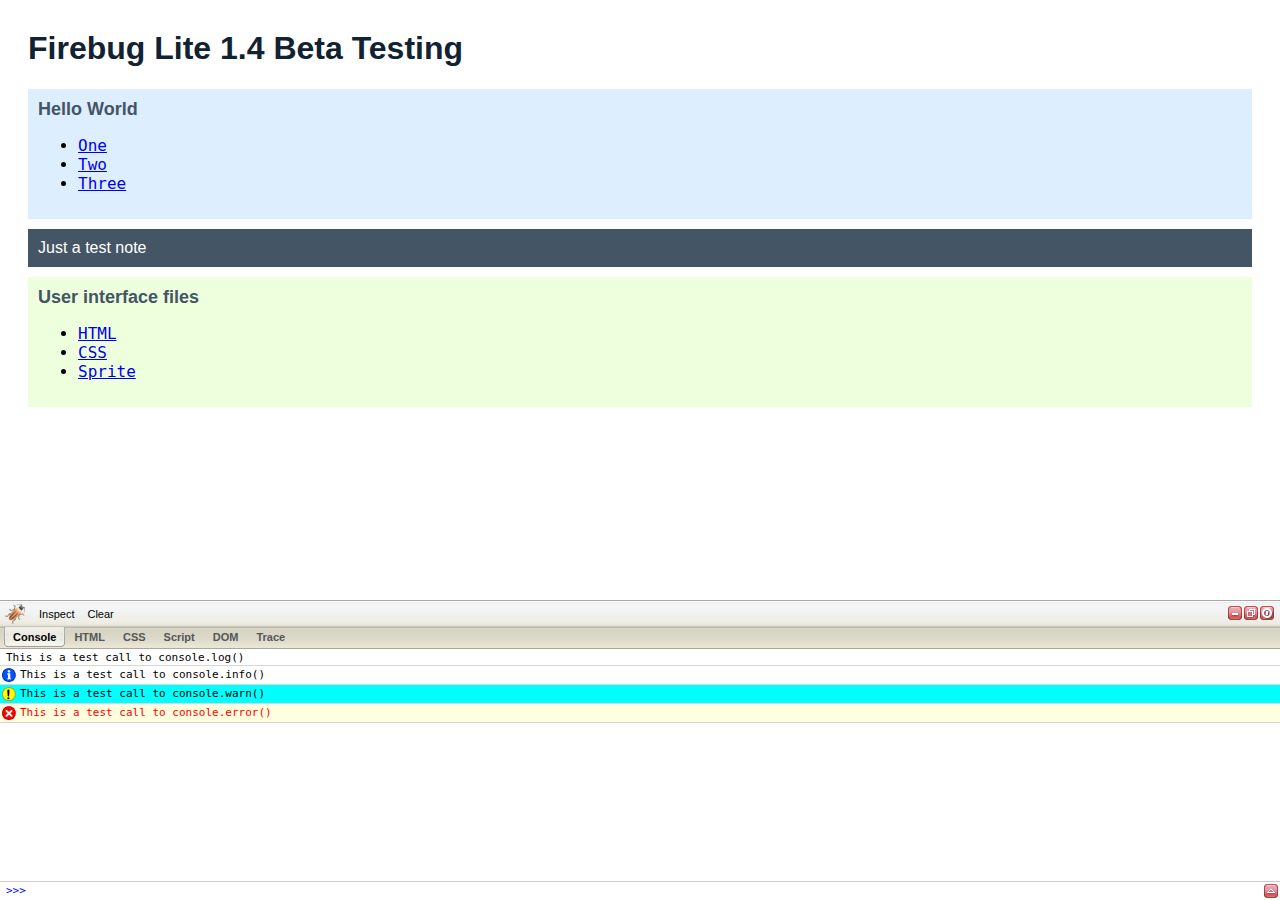
<file: tuniu-PC/js/firebug-lite/sandbox/beta.html>
<!DOCTYPE html PUBLIC "-//W3C//DTD HTML 4.01 Transitional//EN">
<html debug="true">
<head>
<meta http-equiv="Content-Type" content="text/html; charset=UTF-8">
<title>Firebug Lite 1.4 Beta Testing</title>
<script type="text/javascript" src="../build/firebug-lite-beta.js#debug"></script>
<script type="text/javascript">
(function(){
var console = window.firebug || window.console;

console.log("This is a test call to console.log()");
console.info("This is a test call to console.info()");
console.warn("This is a test call to console.warn()");
console.error("This is a test call to console.error()");
})();
</script>
<style type="text/css">
body {
  font-size: 16px;
  font-family: Lucida Grande, sans-serif;
}
h1 {
  color: #123;
  font-weight: bold;
}
h2 {
  color: #456;
  font-weight: bold;
  font-size: 18px;
  margin-top: 0;
}
#main {
  padding: 1px 20px 10px 20px;
}
li { 
  font-family: Monaco, monospace;
}
#build {
  padding: 10px;
  margin-bottom: 10px;
  background: #def;
}
.block a:hover {
  color: #5a0;
}
.note {
  padding: 10px;
  margin-bottom: 10px;
  background: #456;
  color: #fff;
  font-family: Lucida Grande, sans-serif;
}
.note a, .note a:visited {
  color: #fff;
}
.note a:hover {
  color: #ff0;
}
#ui {
  padding: 10px;
  margin-bottom: 10px;
  background: #efd;
}
</style>
</head>
<body>
  <div id="main">
    <h1>Firebug Lite 1.4 Beta Testing</h1>
    <div id="build" class="block">
      <h2>Hello World</h2>
      <ul>
        <li><a href="#">One</a></li>
        <li><a href="#">Two</a></li>
        <li><a href="#">Three</a></li>
      </ul>
    </div>
    <div class="note">
      Just a test note
    </div>
    <div id="ui" class="block">
      <h2>User interface files</h2>
      <ul>
        <li><a href="../skin/xp/firebug.html">HTML</a></li>
        <li><a href="../skin/xp/firebug.css">CSS</a></li>
        <li><a href="../skin/xp/sprite.png">Sprite</a></li>
      </ul>
    </div>
  </div>

</body>
</html>
</file>
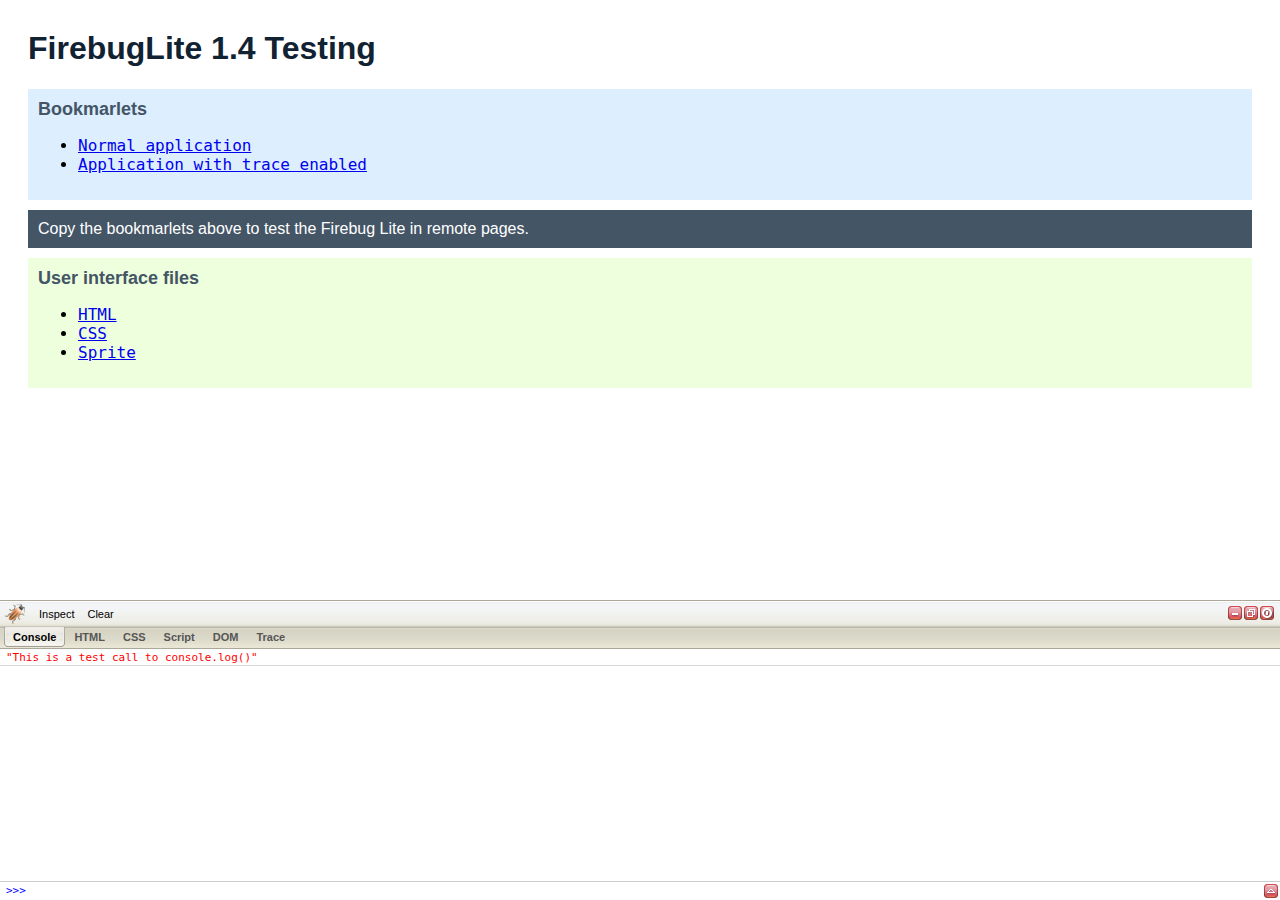
<file: tuniu-PC/js/firebug-lite/sandbox/dom.html>
<!DOCTYPE html PUBLIC "-//W3C//DTD HTML 4.01 Transitional//EN">
<html debug="true">
<head>
<meta http-equiv="Content-Type" content="text/html; charset=UTF-8">
<title>FirebugLite 1.4 Testing</title>
<script type="text/javascript" src="../build/firebug-lite.js"></script>
<script type="text/javascript">
(function(){
var console = Firebug.Console;

console.log("This is a test call to console.log()");
console.info("This is a test call to console.info()");
console.warn("This is a test call to console.warn()");
console.error("This is a test call to console.error()");

})();
</script>
<style type="text/css">
body {
  font-size: 16px;
  font-family: Lucida Grande, sans-serif;
}
h1 {
  color: #123;
  font-weight: bold;
}
h2 {
  color: #456;
  font-weight: bold;
  font-size: 18px;
  margin-top: 0;
}
#main {
  padding: 1px 20px 10px 20px;
}
li { 
  font-family: Monaco, monospace;
}
#build {
  padding: 10px;
  margin-bottom: 10px;
  background: #def;
}
.block a:hover {
  color: #5a0;
}
.note {
  padding: 10px;
  margin-bottom: 10px;
  background: #456;
  color: #fff;
  font-family: Lucida Grande, sans-serif;
}
.note a, .note a:visited {
  color: #fff;
}
.note a:hover {
  color: #ff0;
}
#ui {
  padding: 10px;
  margin-bottom: 10px;
  background: #efd;
}
</style>
</head>
<body>
  <div id="main">
    <h1>FirebugLite 1.4 Testing</h1>
    <div id="build" class="block">
      <h2>Bookmarlets</h2>
      <ul>
        <li><a href="javascript:(function(F,B,L){L=F.createElement('script');L.id='FirebugLite';L.src=B;F.getElementsByTagName('head')[0].appendChild(L);})(document,'http://fbug.googlecode.com/svn/lite/branches/firebug1.3/build/firebug.min.js#remote');">Normal application</a></li>
        <li><a href="javascript:(function(F,B,L){L=F.createElement('script');L.id='FirebugLite';L.src=B;F.getElementsByTagName('head')[0].appendChild(L);})(document,'http://fbug.googlecode.com/svn/lite/branches/firebug1.3/build/firebug.min.js#remote,trace');">Application with trace enabled</a></li>
      </ul>
    </div>
    <div class="note">
      Copy the bookmarlets above to test the Firebug Lite in remote pages.
    </div>
    <div id="ui" class="block">
      <h2>User interface files</h2>
      <ul>
        <li><a href="../skin/xp/firebug.html">HTML</a></li>
        <li><a href="../skin/xp/firebug.css">CSS</a></li>
        <li><a href="../skin/xp/sprite.png">Sprite</a></li>
      </ul>
    </div>
  </div>

</body>
</html>
</file>
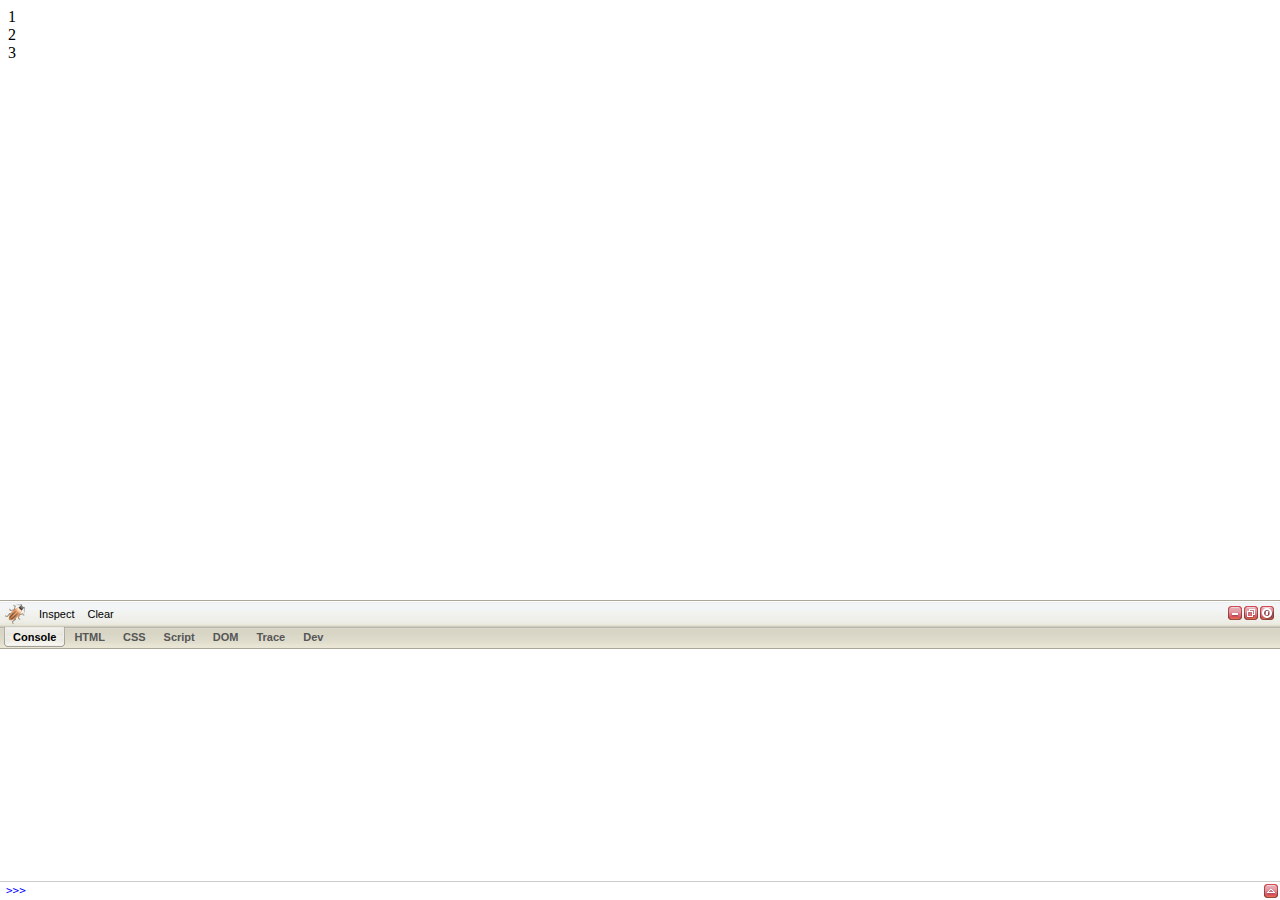
<file: tuniu-PC/js/firebug-lite/sandbox/domplate.html>
<!DOCTYPE HTML PUBLIC "-//W3C//DTD HTML 4.01 Transitional//EN">
<html>
  <head>
  <meta http-equiv="content-type" content="text/html; charset=utf-8">
  <meta name="generator" content="PSPad editor, www.pspad.com">
  <title></title>
  
  <script type="text/javascript">
    var testDomplate = function()
    {
      test3();
    }
      
    window.ssonload = function()
    {
        var x = "local";
        eval("x=function(){alert(0)}");
        alert(x)
        alert(window.x)
        x();
    }    
    
    var test1 = function()
    {
        with(FBL)
        {
            var template = domplate({
                tag:
                    DIV("Hello World!")
            });

            template.tag.append({}, document.body, template);
        }    
    }    
    
    var test2 = function()
    {
        with(FBL)
        {
            var inputObject = {
                firstName: "Jan",
                lastName: "Odvarko"
            };
            
            var template = domplate(
            {
                tag:
                    DIV(
                        SPAN("First Name: "),
                        SPAN("$object.firstName"),
                        BR(),
                        SPAN("Last Name: "),
                        SPAN("$object.lastName")
                    )
            });
            
            
            template.tag.append({object: inputObject}, document.body, template);
        }    
    }
    
    
    var test3 = function()
    {
        var el = document.getElementById("d2");
        //el = document.body;
        
        with(FBL)
        {
            var inputObject = {
                label: "Click Me!"
            };
            
            var template = domplate(
            {
                tag:
                   BUTTON({"class": "green",
                          checked: "true",
                          type: "checkbox",
                          onclick: "$onButtonClick"},
                       "$object.label"
                    ),
            
                onButtonClick: function(event)
                {
                    alert("Hello World!");
                }
            });
            
            template.tag.insertAfter({object: inputObject}, el, template);
        }
    }
    
    
    
    
    
    
    
    
    
    
    
    
  </script>
  <script type="text/javascript" src="../content/firebug-lite-dev.js"></script>
  
  <!-- 
  <script src="../content/firebug/domplate.js" type="text/javascript"></script>
  <script src="zdomplate-1.1a.js" type="text/javascript"></script>
   -->
  <style type="text/css">
    .green {
        color:green;
    }
  </style>
  </head>
  <body>
  
  <div id="d1">1</div>
  <div id="d2">2</div>
  <div id="d3">3</div>

  </body>
</html>
</file>
<file: diagnosite/style/style.css>
body,ul{
	margin: 0;
}
a{
	text-decoration: none;
}

img{
	border:none;
}

ul,p{
	margin: 0;
	padding: 0;
}

li{
	list-style: none;
}

@font-face {
    font-family: 'latoregular';
    src: url('./lato-reg-webfont-webfont.eot');
    src: url('./lato-reg-webfont-webfont.eot?#iefix') format('embedded-opentype'),
         url('./lato-reg-webfont-webfont.woff') format('woff'),
         url('./lato-reg-webfont-webfont.ttf') format('truetype'),
         url('./lato-reg-webfont-webfont.svg#latoregular') format('svg');
    font-weight: normal;
    font-style: normal;
}

@font-face {
   font-family: 'latoblack';
     src: url('./lato-bla-webfont.eot');
     src: url('./lato-bla-webfont.eot?#iefix') format('embedded-opentype'),
          url('./lato-bla-webfont.woff') format('woff'),
          url('./lato-bla-webfont.ttf') format('truetype'),
          url('./lato-bla-webfont.svg#latoblack') format('svg');
     font-weight: normal;
     font-style: normal;
}

body{
	font-family: 'latoregular';  /*设置此字体无效*/
	font-size:14px;
    overflow-y:hidden;
}
/* 导航条的样式 start*/

.menu_wrapper {
	position: fixed;
	left: 0;
    right: 0;
    top:0;
    z-index: 2;

}

.menu {
	height: 78px;
    position: absolute;
    left: 1100px;
    right: 22px;
    top:22px;
    opacity: 0;
    
}

.menu_wrapper .content{
	position: absolute;
	left: 0;
	top:0;
	bottom: 0;
	right: 217px;
	background: #53D491;
}
.menu_wrapper .start {
	position: absolute;
	right: 0px;
	top:0px;
	bottom: 0px;
	width: 240px;
	border: 7px solid #53D491;
	letter-spacing: 2px;
}

.menu_wrapper .start .state{
    height: 100%;
	position: absolute;
	left: 0px;
	top:0px;
	right: 0px;
	bottom: 0px;
	background: #32494E;
	text-align: center;
	color: #fff;
   
   
}




.menu_wrapper .start .state2{
    background: #fff;
    top: 100%;
    color:#666;
}

.menu_wrapper .start:hover .state1{
}

.menu_wrapper .start span{
	position: relative;
	top:24px;
	font-size: 12px;
	text-transform: uppercase;
}

.logo {
	position: absolute;
	width: 123px;
	height: 31px;
	top:25px;
	left: 28px;
	background: url(../images/logo.png) no-repeat ;
}

/* nav 样式 start */
.nav{
	position: absolute;
	right: 87px;
	top:0px;
	bottom: 0px;
    opacity: 0;
}

.nav li {
	float: left;
	font-size: 12px;
	color: #fff;
	height: 100%;
	text-align: center;
}

.nav li a{
	color: #fff;
	display: block;
	height: 100%;
	line-height: 78px;
	text-transform: uppercase;
	letter-spacing: 2px;
	padding: 0px 20px;
}

.menu_wrapper .language {
    position: absolute;
    right: 40px;
    top: 16px;
    color: #F2F2F2;
    font-size: 11px;
    text-align: center;
    text-transform: uppercase;
}

.menu_wrapper .language .select {
    position: relative;
    height: 47px;
    width: 47px;
    cursor: pointer;
    background: rgba(0,0,0,0.12);
}

.menu_wrapper .language .select span {
    position: relative;
    top: 16px;
}

.btn_mobile {
	position: absolute;
    top: 0px;
    left: 0px;
    width: 55px;
    height: 55px;
    background-image: url("../images/scene1/btn_menu.png");
    background-position: center;
    background-repeat: no-repeat;
    cursor: pointer;
    display: none;
}
.mobile_img {
	display: none;
}

.line {
    position: absolute;
    top: 50px;
    width: 30px;
    height: 1px;
    background: rgba(255,255,255,0.56);
    opacity: 0;

}

.dropdown {
    position: absolute;
    top: 100%;
    left: 0px;
    right: 0px;
}

.dropdown .item {
    position: relative;
    display: block;
    text-align: center;
    padding: 18px 0px;
    background: #FFF;
    color: #32494E;
    transition:background-color .5s;
}

.dropdown .item:hover{
    transition:.5s;
    background-color: #61f0a8;
}

/* 浏览器宽度小于950 左侧导航 start */
.left_nav {
	width: 300px;
	position: fixed;
	left: -300px;
	top:0;
	bottom: 0;
	background: #4BC587;
	z-index: 10;
	text-align: center;/* 
	-webkit-transition:all 0.5s ease-out; */
}
.l_close {
    cursor: pointer;
	width: 100%;
	height: 50px;
	background: url(../images/scene1/icon_close.png) no-repeat center center;
}

.l_logo {
	margin-top: 10px;
}
.l_link {
	padding: 17px;
	color: #f2f2f2;
	display:block;
	margin:0 40px;
	text-transform: uppercase;
	font-size: 14px;
}

.btn1 {
	padding: 25px 0;
	background: #32494E;
	margin:40px;
}

/* 浏览器宽度小于950 左侧导航 end */


/* 可视区域宽度小于 950 */

.r950 .menu_wrapper {
	left: 0 !important;
	top:0;
	right: 0;
    z-index: 2;
}

.r950 .menu_wrapper .menu{

    width: 100%;
	height: 55px;
    left: 0 !important;
    right: 0 !important;
    box-shadow: 0 0 4px rgba(0,0,0,0.2);
}

.r950 .menu_wrapper .nav{
	display: none;
}
.r950 .menu_wrapper .content{
	right: 0;
}
.r950 .menu_wrapper .start{
	display: none;
}

.r950 .menu_wrapper .language{
	right: 0;
	top:0;
}

.r950 .menu_wrapper .logo{
	top:13px;
	left: 50%;
	margin-left: -61px;
}

.r950 .menu_wrapper .select{
    width: 55px;
    height: 55px;
}

.r950 .menu_wrapper .select span{
    top:20px;
    width: 55px;
    height: 55px;
}

.r950 .btn_mobile {
	display: block;
}

/* 可是区域宽度小于 780 */

.r780 .wrapper {
    position: static;
}

.r780 .scene{
    position: relative !important;
    top:0 !important;
}
.r780 .footer {
    position: relative !important;
    top:0 !important;
}

.r780 .mobile_img{
	display: block;
	margin: 0 auto;
}
.r780 .desk_img{
	display: none;
}

.r780 .scene2,.r780 .scene3{
    height: auto !important;
}

.r780 .scene2 .step,.r780 .scene3 .step {
	display: block;
	position: relative !important;
	left: 0;
	right: 0;
	padding: 20px;
    opacity: 1;
}

 .r780 .scene2 .step .left {
    opacity: 1 !important; 
    width: 100% !important;
    display: block !important; 
    /*position: relative; */
} 

 .r780 .scene2 .step .right{
    width: 100%;
    display: block !important; 
 }
 .r780 .scene2 .step .scene2_1 img, 
 .r780 .scene2 .step .right img,
 .r780 .scene3 .step img,
 .r780 .area_content img,
 .r780 .area_content .button1,
 .r780 .area_content .button2{
    -webkit-transform: none !important;
    -webkit-transform-origin:none !important;
    opacity: 1 !important;
    
}

 .r780 .area_content .lines{
    display: none;
 }

 .r780 .scene4 .item{
    width: 100% !important;
    padding: 0px;
    height: auto;
}

.r780 .points {
    display: none !important;
}

.r780 .scene5_img {
    display: none;
}

.r780 .area_content{
    top:80px !important;
}

.r780 .button2:nth-of-type(2) {
    margin-top: 20px;
}

/* nav 样式 end */

/* 导航条的样式 end*/

/* 主体部分 start */

.wrapper{
	width: 100%;
	position: fixed;
	left: 0px;
	top:0px;
	right: 0px;
	bottom: 0px;
	overflow: hidden;
}

/*第一块*/

.scene1 {
	background: #4BC587;
	overflow: hidden;
	padding: 0px 20px;
	height: 600px;
	position: absolute;
	left: 0px;
	right: 0px;
	top:0px;
}

.scene1_logo {
    position: absolute;
    top: 120px;
    left: 50%;
    margin-left: -98px;
    opacity: 0;
}

.scene1 .light_left {
    position: absolute;
    bottom: 0px;
    left: 50%;
    margin-left: -520px;
    top: 50%;
    margin-top: -170px;
    -webkit-transform-origin: right bottom 0px;
    -webkit-transform: rotateZ(-90deg);
}
.scene1 .light_right {
  	position: absolute;
    bottom: 0px;
    right: 50%;
    margin-right: -520px;
    top: 50%;
    margin-top: -160px;
    -webkit-transform-origin: left bottom 0px;
    -webkit-transform: rotateZ(90deg);
}

.scene1_1 img{
    -webkit-transform: rotateX(-90deg);
    -webkit-transform-origin: center center 0px;
    
    opacity: 0;
}

.center_align_1{
	position: relative;
	width: 100%;
	height: 100%;
	text-align: center;
	display: table;
}

.center_align_2 {
	position: relative;
	display: table-cell;
	vertical-align: middle;
}
.center_img_2 {
	margin-top: 15px;
}
.center_img_3 {
	margin-top: 40px;
}

.center_align_2 p{
	margin:15px 0;
}
.scene1 .controls {
    position: absolute;
    bottom: 0px;
    left: 0px;
    right: 0px;
    font-size: 14px;
    color: rgba(36,51,56,0.7);
    text-align: center;
    font-style: italic;
    opacity: 0;
}
.scene1 .icons {
    margin-top: 20px;
}

.middle_box {
	width: 50%;
	position: absolute;
	right: 0;
	top:0;
	bottom: 0;
	background: rgba(0,0,0,0.04);
}

.light {
	position: absolute;
	bottom: 0;
	left: 50%;
	margin-left: -784px;
	width: 1569px !important;
}

/*第二部分*/

.scene2 .step {
    position: absolute;
    top: 0px;
    left: 20px;
    bottom: 0px;
    right: 20px;
}

.scene2 .step .scene2_1 img,.scene2 .step .right img{
    display: block;
    margin:0 auto;
    -webkit-transform: rotateX(-90deg);
    -webkit-transform-origin: center center 0px;
    opacity: 0;
}

.scene2 .step .left img{
    display: block;
    margin:0 auto;
}

.scene2 .step .left {
  opacity: 0;
}

.scene2 .step .scene2_img_3,.scene2 .step .scene2_img_4{
	margin-top: 10px;
}

.scene2 .center_align_1{
	max-width: 1100px;
	margin: 0px auto;
}

.scene2 {
	background: #37354F;
	overflow: hidden;
	padding: 0px 20px;
	height: 600px;
	position: absolute;
	left: 0px;
	right: 0px;
}
.scene2 .center_align_1 .mt15 {
	margin-top: 15px;
}
.scene2 .center_align_1 .mt40 {
	margin-top: 40px;
}

.scene2 .points {
    position: absolute;
    bottom: -50px;
    left: 0px;
    right: 0px;
    text-align: center;
}
.scene2 .point {
    position: relative;
    display: inline-block;
    color: #B8C3CC;
    text-shadow: 0px -10px 0px rgba(0,0,0, 0.1);
    font-family: Georgia;
    font-size: 14px;
    font-style: italic;
    margin: 0px 0px;
    width: 100px;
}

.scene2 .point .text {/* 
    transition-duration: 0.2s; */
    opacity: 0;
    text-align: center;
    white-space: nowrap;
}
.scene2 .point .point_icon {
    position: relative;
    display: block;
    margin: 10px auto 0px;
    width: 20px;
    height: 22px;
    background-image: url("../images/scene2/point.png");
    background-position: left top;
    cursor: pointer;
}

.scene2 .selected .text{
    opacity: 1;
}
.scene2 .selected .point_icon {
    background-position: right top;
}
.scene3 {
	background: #EB7159;
	overflow: hidden;
	padding: 0px 20px;
	height: 600px;
	position: relative;
	left: 0px;
	right: 0px;
}

.scene3 .step {
    position: absolute;
    top: 0px;
    left: 20px;
    bottom: 0px;
    right: 20px;
}

.scene3 .center_align_2 img{
	display: block;
	margin: 0 auto;
}

.scene3 .center_align_2 .mt32{
	margin-top: 32px;
}
.scene3 .center_align_2 .mt15{
	margin-top: 15px;
}

.scene4 {
    position: absolute;
    left: 0px;
    right: 0px;
    top:0;
}

.scene4 .item {
	position: relative;
    height: 100%;
    padding: 20px;
    float: left;
    width: 33.3333%;
    overflow: hidden;
    background: #E7F0EE;
    border-left: 1px solid #CBD4D2;
    text-align: center;
    -webkit-box-sizing: border-box;
}

.scene4 .mt30{
	margin-top: 30px;
}

.scene4 .mt40{
	margin-top: 40px;
}

.scene5 {
	background: #4BC587;
	overflow: hidden;
	padding: 0px 20px;
	height: 600px;
	position: absolute;
	left: 0px;
	right: 0px;
	top:0px;
}

.scene5_img {
    position: absolute;
    top: -220px;
    left: 50%;
    margin-left: -71px;
}

.scene5 .lines {
    position: relative;
    margin: 40px auto;
    width: 142px;
    height: 0px;
    border-bottom: 1px solid rgba(52,76,81,0.2);
    opacity: 0;
}

.area_content {
    position: absolute;
    top: 80px;
    bottom: 0px;
    left: 20px;
    right: 20px;
    top: 180px;
}

.area_content img{
    -webkit-transform: perspective(600px) rotateX(-90deg);
    transform: perspective(600px) rotateX(-90deg);
    -webkit-transform-origin: center center 0px;
    opacity: 0;
}

.area_content .button1 {
    margin: 30px auto;
    position: relative;
    display: block;
    height: 111px;
    width: 100%;
    max-width: 584px;
    cursor: pointer;
}
.button1 .state1 {
    position: absolute;
    display: block;
    top: 0px;
    left: 0px;
    right: 0px;
    height: 100%;
    background: #26383C;
    color: #F2DFA9;
}

.button1 span{
    line-height: 111px;
    text-transform: uppercase;
    font-size: 20px;
    font-weight: bold;
    letter-spacing: 4px;
}

.button1 .state2 {
    position: absolute;
    display: block;
    top: 100%;
    left: 0px;
    right: 0px;
    height: 100%;
    background: #FFF;
    color: #666 !important;
}
.buttons {
    margin: 30px 0px 0px;

}
.button2 {
    margin: 0px 20px;
    position: relative;
    display: inline-block;
    height: 111px;
    width: 100%;
    max-width: 356px;
    cursor: pointer;
    text-align: center;
}
.button2 .state1 {
    position: absolute;
    display: block;
    top: 0px;
    left: 0px;
    right: 0px;
    height: 100%;
    background: #B8E6AF;
    color: #37334D;
}
.button2 .tex_small {
    font-size: 14px;
    font-style: italic;
    font-family: Georgia;
    font-weight: normal;
    text-transform: capitalize;
    margin-bottom: 5px;
}
.button2 .state2 {
    position: absolute;
    display: block;
    top: 100%;
    left: 0px;
    right: 0px;
    height: 100%;
    background: #FFF;
    color: #666 !important;
}

.button2 * {
    position: relative;
    top: 35px;
    text-transform: uppercase;
    font-size: 20px;
    font-weight: bold;
    letter-spacing: 4px;
}

/*翻转到第二屏 菜单的背景色*/
.menu_wrapper .menu_state2 .content{
    background: #3D3B59;
} 

.menu_wrapper .menu_state2 .logo{
    background-position: 0 -56px;
}

.menu_wrapper .menu_state2 .start{
    border-color: #3D3B59;
}

.states .logo {
    background-position: 0px -56px;
}


.menu_wrapper .menu_state2 .state1{
    background: #48BD82;
}


/*翻转到第三屏 菜单的背景色*/
.menu_wrapper .menu_state3 .content{
    background: #ED7F6A;
} 

.menu_wrapper .menu_state3 .start{
    border-color: #ED7F6A;
}

.menu_wrapper .menu_state3 .logo{
    background-position: 0 -109px;
}


.state3 .logo{
    background-position: 0px -109px;
}


.menu_wrapper .menu_state3 .state1{
    background: #48BD82;
}




/* 主体部分 end */


.footer{
    position: absolute;
    display: block;
    background: #2E4348;
    overflow: hidden;
    top: 100%;
    left: 0px;
    right: 0px;
    height: 387px;
}
.font_latoblack {
	font-size: 30px; 
	color: #f2dfa9; 
	letter-spacing: 4px; 
	text-align: center;
}

.font_latoregular {
	font-size: 20px;
	font-style: italic; 
	color: #ffffff; 
	letter-spacing: 4px; 
	text-align: center; 
	margin-top: 10px;
}

.font_email {
	font-size: 30px; 
	color: #ffffff; 
	letter-spacing: 10px; 
	text-align: center; 
	padding-top: 40px;
}

.footer .principal{
    position: relative;
    background: #344C51;
    padding: 60px 20px;
    overflow: hidden;
    
}
.footer .principal .content{
    position: relative;
}
.footer .other{
    position: relative;
    padding: 20px 40px;
    overflow: hidden;
}
    .footer .left{
        position: relative;
        display: block;
        float: left;
        vertical-align: top;
        white-space: nowrap;
        top: 20px;
    }
    .footer .left .text{
        position: relative;
        margin-left: 30px;
        font-size: 11px;
        color: #FFF;
        font-style: italic;
        top: -12px;
        letter-spacing: 4px;
        display: inline-block;
        opacity: 0.7;
    }
    .footer .right{
        position: relative;
        display: block;
        float: right;
        text-align: right;
        vertical-align: top;
        white-space: nowrap;
    }
    .footer .right span{
        position: relative;
        margin-right: 20px;
        font-size: 11px;
        color: #FFF;
        font-style: italic;
        letter-spacing: 4px;
        top: -29px;
        opacity: 0.7;
    }
    .footer .center{
        position: relative;
        font-size: 11px;
        color: #FFF;
        font-style: italic;
        top: 44px;
        letter-spacing: 4px;
        opacity: 0.7;
        text-align: center;
        margin: 0 auto;
        left: 0px;
        right: 0px;
    }
    .footer .center p{
        margin: 0px;
        padding: 0px;
    }
    .footer a {
    	color: #fff;
    }
    .footer a:hover{ text-decoration: underline; }
    /* .footer .right .logo_fixed{  transition-duration: 0.2s;   } */
    .footer .right .logo_fixed:hover{ opacity: 0.6;}
/* Responsive */
.r950 .footer .left{
    position: relative;
    width: 100%;
    text-align: center;
    float: none;
}
.r950 .footer .left .text{
    display: block;
    text-align: center;
}
.r950 .footer .right{
    width: 100%;
    clear: both;
    float: none;
    text-align: center;
    padding-top: 20px;
}
.r950 .footer .right span{
    display: block;
    top: 0px;
    margin: 0px 10px 20px;
}
.r950 .footer .center{
    padding-top: 10px;
    position: relative;
    top: 0;
}
.r780 .footer .principal p, .r780 .footer .principal span, .r780 .footer .principal a{
    font-size: 14px  !important;
    letter-spacing: normal;
}

.font_latoregular{ font-family: 'latoregular'; }
  

   .font_latoblack{ font-family: 'latoblack'; }
</file>
<file: tuniu-PC/css/home/tool.css>
.mg_r_none{
	margin-right:0 !important;
}
.mg_b_none{
	margin-bottom:0 !important;
}
.clearfix:after{
	content:"";
	display:block;
	clear:both;
}
.mg_t9{
	margin-top:9px;
}
.mg_t10{
	margin-top:10px;
}
.mg_t16{
	margin-top:16px;
}
.mg_t28{
	margin-top:28px;
}
.mg_t21{
	margin-top:21px;
}
.mg_t15{
	margin-top:15px;
}
.mg_t33{
	margin-top:33px;
}
.mg_r15{
	margin-right:15px;
}
.mg_r16{
	margin-right:16px;
}
.mg_r36{
	margin-right:36px !important;
}
.mg_b15{
	margin-bottom:15px;
}
.pd_n{
	padding:0;
}
.float_l{
	float:left;
}
.float_r{
	float:right;
}
.w_59{
	width:59px !important;
}
.orange{
	color:#ff8800 !important;
}
.blank{
	background-color:#000 !important;
}
.blue1{
	color:#03847d !important;
}
.white{
	color:#fff !important;
}

.pd_l10{
	padding-left:10px !important;
}
.pd_l40{
	padding-left:40px !important;
}
.hg_125{
	height:125px !important;
}
.gr_arrow{
	position:absolute;
	right:7px;
	top:17px;
	width:8px;
	height:4px;
	background:url(../../images/xubitu.png) no-repeat 0 -417px;
}
.ioc_view{
	position:absolute;
	left:38px;
	top:-7px;
	width:36px;
	height:17px;
	background:url(../../images/xubitu.png) no-repeat 0 -349px;
	overflow:hidden;
}
.ioc_hot{ 
	position:absolute;
	left:38px;
	top:-7px;
	width:22px;
	height:16px;
	background:url(../../images/xubitu.png) no-repeat 0 -368px;
	overflow:hidden;
}
.ioc_Disney{ 
	position:absolute;
	left:38px;
	top:-7px;
	width:51px;
	height:16px;
	background:url(../../images/xubitu.png) no-repeat 0 -386px;
	overflow:hidden;
}
.ioc_Disney{ 
	position:absolute;
	left:38px;
	top:-7px;
	width:51px;
	height:16px;
	background:url(../../images/xubitu.png) no-repeat 0 -386px;
	overflow:hidden;
}
.ioc_Poop{ 
	position:absolute;
	left:0px;
	top:0px;
	width:41px;
	height:18px;
	background:url(../../images/xubitu.png) no-repeat 0 -1032px;
	overflow:hidden;
}
.ioc_niuren{ 
	position:absolute;
	right:0px;
	top:0px;
	width:64px;
	height:20px;
	background:url(../../images/xubitu.png) no-repeat -226px -1032px;
	overflow:hidden;
}
.ico_one{ 
	position:absolute;
	left:0px;
	top:0px;
	width:12px;
	height:15px;
	background:url(../../images/xubitu.png) no-repeat 0 -1409px;
	overflow:hidden;
}
.ico_two{ 
	position:absolute;
	left:0px;
	top:0px;
	width:12px;
	height:15px;
	background:url(../../images/xubitu.png) no-repeat -13px -1409px;
	overflow:hidden;
}
.ico_three{ 
	position:absolute;
	left:0px;
	top:0px;
	width:12px;
	height:15px;
	background:url(../../images/xubitu.png) no-repeat -26px -1409px;
	overflow:hidden;
}

.bd_b{
	border-bottom:3px solid #d74568;
}
.ta_r{
	text-align: right;
}
</file>
<file: tuniu-PC/css/home/global.css>
.head{
	border-bottom:3px solid #38c249;
	/*margin-left:0px;*/
}
.head_top{
	height:29px;
	background-color:#f8f8f8;
	border-bottom:1px solid #eeeeee;
}
.head_top .topnav{
	width:1190px;
	height:29px;
	margin:0 auto;
}
.topnav .topnav_left{
	width:190px;
	height:29px;
}
.topnav .topnav_left .login{
	width:67px;
	height:29px;
	padding-left:5px;
}
.topnav .topnav_left .login a{
	font:12px arial,"微软雅黑";
	color:#404040;
	line-height:30px;
}
.topnav .topnav_left .login .login_line{
	width:0px;
	height:13px;
	border-right:1px solid #ccd8e4;
	margin:10px 6px 0;
}

.topnav .topnav_right{
	width:580px;
	height:29px;
}
.topnav .topnav_right .nav{
	width:468px;
	height:29px;
}
.topnav .topnav_right .nav a{
	float:left;
	font:12px "微软雅黑";
	color:#404040;
	line-height:30px;
	margin-right:24px;
}
.topnav .topnav_right .nav .arrows{
	float:left;
	width:59px;
	height:29px
	font:12px "微软雅黑";
	color:#404040;
	line-height:30px;
	margin-right:24px;
	position:relative;
}
.arr{
	position:absolute;
	left:53px;
	top:13px;
	width:0px;
	height:0px;
	border-top:3px solid #666666;	
	border-left:3px solid #f8f8f8;
	border-right:3px solid #f8f8f8;
	border-bottom:3px solid #f8f8f8;	
}
.topnav .topnav_right .ico{
	width:112px;
	height:29px;
}
.topnav .topnav_right .ico a{
	float:left;
	background:url(../../images/xubitu.png) no-repeat;
	
}
.topnav .topnav_right .ico .weibo{
	width:18px;
	height:29px;
	background-position:0 -90px;
	margin-right:25px;
}
.topnav .topnav_right .ico .app{
	width:12px;
	height:29px;
	background-position:-43px -90px;
	margin-right:25px;
}
.topnav .topnav_right .ico .weixin{
	width:18px;
	height:29px;
	background-position:-80px -90px;
}
.head .head_inner{
	width:1190px;
	height:100px;
	margin:0 auto;
	overflow:hidden;
}
.head_inner .head_inner_title{
	float:left;	
}
.head_inner .head_inner_title .pngImg{
	float:left;
	width:124px;
	height:0px;
	padding-top:56px;
	overflow:hidden;
	background:url(../../images/xubitu.png) no-repeat -14px -25px;
	margin:27px 0 0 14px;	
}
.head_inner .head_inner_site{
	float:left;
	width:61px;
	height:56px;
	margin:27px 0 0 33px;
}
.head_inner_site .address{

}
.head_inner_site .address_name{
	float:left;
	font:14px arial,"微软雅黑";
	color:#000;
	padding-top:9px;
	line-height:14px;
}
.head_inner_site .address_arr{
	float:left;
	width:0;
	height:0;
	border-top:3px solid #666666;
	border-left:3px solid #fff;
	border-right:3px solid #fff;
	border-bottom:3px solid #fff;
	margin-top:15px;
	margin-left:5px;
}
.head_inner .head_inner_site i{
	float:left;
	width:60px;
	height:16px;
	background:url(../../images/xubitu.png) no-repeat 0px -119px;
	margin-top:7px;
}

.head_inner .head_inner_search{
	float:left;
	width:562px;
	height:56px;
	margin:27px 0 0 62px;
}
.head_inner .head_inner_search .search{
	width:486px;
	height:34px;
	border:3px solid #ff8800;
	margin-top:3px;
}
.search .search_content{
	float:left;
	width:89px;
	height:34px;
	border-right:1px solid #e5e5e5;		
	background-color:#f8f8f8;
}
.search .search_content .content_text{
	float:left;
	width:54px;
	height:34px;
	font:12px arial,"微软雅黑";
	color:#999999;
	padding-left:15px;
	line-height: 34px;
}
.search_content .content_bj{
	float:left;
	width:7px;
	height:4px;
	background:url(../../images/xubitu.png) no-repeat 0 -135px;
	margin-top:15px;
}
.search .search_bar{
	float:left;
	width:327px;
	height:34px;
	border:0 solid #000000;
	padding:0px;	
	padding-left:5px;
	line-height:34px;
	outline:none;
}
.search .search_btn{
	float:right;
	width:64px;
	height:34px;
	background:url(../../images/xubitu.png) no-repeat 0 -139px;
}
.gj_search{
	width:70px;
	height:40px;
	margin-top:3px;	
}
.gj_text{
	float:left;
	width:52px;
	height:40px;
	padding-left:8px;
	font:12px "微软雅黑";
	color:#999999;
	line-height:36px;
}
.gj_arrowr{
	float:left;
	width:0;
	height:0;
	border-top:3px solid #666666;
	border-left:3px solid #fff;
	border-right:3px solid #fff;
	border-bottom:3px solid #fff;
	margin-top:16px;
}
.head_inner .head_inner_content{
	float:right;
	width:295px;
	height:77px;
	margin-top:6px;
	position:relative;
}
.head_inner .head_inner_content .content_text{
	/*float:left;*/
	width:295px;
	height:51px;
	margin-top:26px;
	background:url(../../images/xubitu_Alpha.png) no-repeat 0 0;	
}
.head_inner_content .contact{
	float:left;
	width:95px;
	height:34px;
	margin-top:13px;	
}
.head_inner_content .contact .contact_info{
	float:left;
	width:64px;
	height:34px;
	background:url(../../images/xubitu.png) no-repeat 0 -280px;
	padding-left:31px;	
}
.head_inner_content .contact .contact_name{
	display:inline-block;
	width:64px;
	height:17px;
	font:12px arial,"微软雅黑";
	color:#9c9ba5;
	line-height:16px;
}
.head_inner_content .phone{
	float:left;
	width:121px;
	height:34px;
	margin-top:13px;	
}
.head_inner_content .phone .phone_info{
	float:left;
	width:90px;
	height:34px;
	background:url(../../images/xubitu.png) no-repeat 0 -314px;
	padding-left:31px;	
}

.head_inner_content .phone .phone_name{
	float:left;
	width:99px;
	height:17px;
	font:12px arial,"微软雅黑";
	color:#9c9ba5;
	line-height:16px;
}
.head_inner_content .zhoujielu{
	position:absolute;
	top:0;
	right:0;
	width:78px;
	height:77px;
	background:url(../../images/xubitu.png) no-repeat 0 -201px;
}

.head .head_down{
	position: relative;
	width:1190px;
	margin:0 auto;
}
.head .down_nav{
	width:1190px;
}
.head .down_nav .down_nav_papa{
	float:left;
	width:72px;
	height:32px;
	background-color:#4ece5a;
}
.head .down_nav .down_nav_papa .down_nav_name {
	float:left;
	font:16px arial,"微软雅黑";
	color:#FFF;
	line-height:35px;
	padding:0 17px;
	letter-spacing:3px;
}
.head .down_nav .down_nav_son{
	float:left;
	height:32px;
	position:relative;
}
.head .down_nav .down_nav_son .down_nav_name {
	float:left;
	font:16px arial,"微软雅黑";
	color:#2b9c8b;
	line-height:35px;
	padding:0 18px;	
}
.foot{
	height:738px;
}
.foot .intro{
	height:217px;
	border-top:1px solid  #d8d8d8;
	background-color:#f5f5f5;
}
.foot .intro .intro_box{
	width:1190px;
	height:217px;
	margin:0 auto;
}
.foot .intro .intro_box .go-journey{
	width:250px;
	height:173px;
	margin-left:100px;
	margin-top:20px;
}
.foot .intro .intro_box .go-journey2{
	width:170px;
	margin-left:0px;
}
.foot .intro .intro_box .go-journey .go-journey_head{
	height:35px;
}
.foot .intro .intro_box .go-journey .go-journey_head .ico{
	float:left;
	width:35px;
	height:35px;
	background:url(../../images/xubitu.png) no-repeat 0 -1476px;
}
.foot .intro .intro_box .go-journey .go-journey_head .title{
	float:left;
	height:32px;
	padding:3px 0 0 10px;
	font:bold 14px arial,"微软雅黑";
	color:#666;
	line-height:32px;
}
.foot .intro .intro_box .go-journey .wrap{
	height:127px;
	padding:11px 0 0 45px;
}
.foot .intro .intro_box .go-journey .wrap .item{
	float:left;
	height:18px;
}
.foot .intro .intro_box .go-journey .wrap .item .text{
	float:left;
	width:67px;
	height:18px;
	margin-right:2px;
	font-family:arial,"微软雅黑";
	color:#999;
	line-height:18px;
	white-space: nowrap;
}
.foot .intro .intro_box .go-journey .wrap .item .text2{
	width:100px;

}
.foot .intro .intro_box .go-journey .wrap .item .img{
	float:left;
	width:80px;
	height:80px;
	margin-top:9px;
	background:url(../../images/xubitu.png) no-repeat -140px -1052px;
}

.foot .intro .intro_box .line{
	float:left;
	width:1px;
	height:173px;
	margin-right:20px;
	background:url(../../images/xubitu.png) no-repeat -248px -1475px;
	overflow:hidden;
	margin-top:20px;
}
.foot .foot_ad{
	height:62px;
	background:#61ca6e;
}
.foot .foot_ad .ad_box{
	width:990px;
	height:62px;
	padding:0 100px;
	margin:0 auto;
}
.foot .foot_ad .ad_box .name{
	float:left;
	width:247px;
	height:0px;
	background:url(../../images/xubitu.png) no-repeat 0 -1629px;
	padding-top:62px;
	overflow:hidden;
}
.foot .foot_ad .ad_box .bg_2{
	background:url(../../images/xubitu.png) no-repeat 0 -1691px;
}
.foot .foot_ad .ad_box .bg_3{
	background:url(../../images/xubitu.png) no-repeat 0 -1753px;
}
.foot .foot_ad .ad_box .bg_4{
	background:url(../../images/xubitu.png) no-repeat 0 -1815px;
}
.foot .foot_ad2{
	width:1190px;
	height:60px;
	margin:10px auto ;
}
.foot .foot_ad2 .ad2_wrap{
	height:60px;
	text-align: center;
	font-size: 0;
}
.foot .foot_ad2 .ad2_wrap .item{
	display: inline-block;
	width:238px;	
	height:58px;
	border:1px solid #d8d8d8;
	margin-right:10px;

}
.foot .foot_ad2 .ad2_wrap .item .img{
	display: inline-block;
	width:238px;
	height:0px;
	padding-top:58px;
	overflow:hidden;
	background:url(../../images/xubitu.png) no-repeat 0 -1877px;
}
.foot .foot_ad2 .ad2_wrap .item .img2{

	background:url(../../images/xubitu.png) no-repeat 0 -2024px;
}
.foot .foot_ad2 .ad2_wrap .item .img3{

	background:url(../../images/xubitu.png) no-repeat 0 -2084px;
}
.foot .foot_ad2 .ad2_wrap .item .img4{

	background:url(../../images/xubitu.png) no-repeat 0 -2142px;
}

.foot .foot_ad3{
	width:1190px;
	height:60px;
	margin:0 auto;
	text-align: center;
	
	
}
.foot .foot_ad3 .ad3_box{
	display: inline-block;
	height:58px;
	border: 1px solid #d8d8d8;
	
}
.foot .foot_ad3 .ad3_box img{
	
	width:988px;
	height:58px;
}
.foot .down_foot{
	width:1190px;
	height:234px;
	margin:11px auto 0;
}
.foot .down_foot .phone{
	height:21px;
	font:12px arial,"微软雅黑";
	color:#777777;
	line-height:20px;
	text-align: center;
}
.foot .down_foot .address{
	height:21px;
	font:12px arial,"微软雅黑";
	color:#777777;
	line-height:20px;
	text-align: center;
}
.foot .down_foot .tag{
	height:21px;
	font-size:0;
	text-align: center;
	word-spacing:15px;
}
.foot .down_foot .tag a{
	height:21px;
	font:12px arial,"微软雅黑";
	color:#777777;
	line-height:20px;
	text-align: center;
}
.foot .down_foot .info{
	height:21px;
	font-size:0;
	text-align: center;
}
.foot .down_foot .info a{
	display:inline-block;
	height:21px;
	font:12px arial,"微软雅黑";
	color:#777777;
	line-height:20px;
	text-align: center;
}
.foot .down_foot .info .line{
	display:inline-block;
	width:0px;
	height:12px;
	border-right:1px solid #a577a5;
	margin:0 6px;
	vertical-align: -3px;
}
.foot .down_foot .img_ad{
	width:1190px;
	height:40px;
	text-align: center;
	font-size:0;
	padding:6px 0;
}
.foot .down_foot .img_ad .img{
	display: inline-block;
	width:175px;
	height:0px;
	border:1px solid #d8d8d8;
	padding-top:38px;
	overflow:hidden;
	background:url(../../images/xubitu.png) no-repeat 0 -783px;
	margin-right:10px;
}
.foot .down_foot .img_ad .img2{
	background:url(../../images/xubitu.png) no-repeat 0 -822px;
}
.foot .down_foot .img_ad .img3{
	background:url(../../images/xubitu.png) no-repeat 0 -861px;
}
.foot .down_foot .up-to-date{
	width:1190px;
	height:21px;
	margin: 0 auto;
	font:12px arial,"";
	color:#777777;
	line-height:20px;
	white-space: nowrap;
	text-overflow:clip;
	overflow: hidden;
}
.foot .down_foot .up-to-date .name{
	float:left;
	font:12px arial,"宋体";
	color:#777777;
	line-height:20px;
	padding-left:95px;

}
.foot .down_foot .up-to-date .text{
	float:left;
	width:960px;
	font:12px arial,"";
	color:#777777;
	line-height:20px;
	white-space: nowrap;
	text-overflow:clip;
	overflow: hidden;
}
.foot .down_foot .img_info{
	font-size:0;
	text-align: center;
	word-spacing:4px;
	padding-top:10px;
}
.foot .down_foot .img_info .name{
	display: inline-block;
	height:47px;
	overflow:hidden;
}
.foot .down_foot .img_info .name img{
	height:47px;
}

.foot .friendLink{
	height:72px;
	border-top:1px solid #e7e7e7;
}
.foot .friendLink .text{
	width:1190px;
	height:60px;
	margin:11px auto 0;	
	position:relative;
}
.foot .friendLink .text .name{
	height:60px;
	padding-left:95px;
	font-size:12px;
	color:#999999;
	line-height:18px;
	/*background:darkgoldenrod ;*/
	
}
.foot .friendLink .text .info{
	
	width:915px;
	/*height:60px;*/
	/*font-size:0px;*/
	/*background:chartreuse;*/
	/*line-height:0;*/
	
}
.foot .friendLink .text .info a{
	/*display: inline;*/
	font:12px arial,"宋体";
	color:#999999;
	line-height:18px;
	padding-right:5px;  
	/*background:blueviolet; */  
	vertical-align:top; 
}
.foot .friendLink .more{

}
.foot .friendLink .more {
	position: absolute;
	right:125px;
	top:18px;
	color:#999999;
}
</file>
<file: tuniu-PC/css/home/index.css>
.box{
	
}

/*banner区域*/
.banner{
	height:440px;
	background:url(../../images/home/banner_ad.jpeg) no-repeat center;	
}
.banner_inner{
	width:1190px;
	height:440px;
	margin:0 auto;
}
.banner_left{
	width:84px;
	height:420px;
	margin-top:10px;
	position:relative;	
}
.banner_left .tag{
	float:left;
	width:84px;
	height:420px;
	background:red;
	
}
/*.banner_left .tag .pick_tour{ 
	position:absolute;
	right:0;

}
.banner_left .tag .pick_name{ 
	float:left;
	width:86px;
	height:0px;
	padding-top:60px;
	overflow:hidden;
}
.banner_left .tag .pick_tour .pick_name{ 
	background:url(../../images/xubitu.png) no-repeat -89px -488px;
}*/
.banner_left .tag .item2{ 
	width:86px;
	height:60px;
}
.banner_left .tag .item2 .name{ 
	float:left;
	width:84px;
	height:60px;
	padding-left:2px;
	background-color:#fff;
	position: relative;
}
.banner_left .tag .item2 .name .pngImg{ 
	position: absolute;
	right:30px;
	top:10px;
	float:left;
	width:19px;
	height:20px;
	background:url(../../images/xubitu.png) no-repeat 0 -465px;
}
.banner_left .tag .item2 .name .text{ 
	float:left;
	width:100%;
	color:#fff;
	font:bold 12px "微软雅黑";
	color:#2ea536;
	line-height:18px;
	text-align: center;
	padding-top:30px;
}
.banner_left .tag .pick_tour{ 
	position:absolute;
	left:-2px;
	top:0px;
}


/*分割线----------------*/

.banner_left .tag .item{ 
	width:84px;
	height:60px;
}
.banner_left .tag .item .name{ 
	float:left;
	width:84px;
	height:59px;
	background-color:#38414c;
	position: relative;
}
.banner_left .tag .item .name .pngImg{ 
	position: absolute;
	right:30px;
	top:10px;
	float:left;
	width:19px;
	height:20px;
	background:url(../../images/xubitu.png) no-repeat -40px -441px;
}
.banner_left .tag .item .name .text{ 
	float:left;
	width:100%;
	color:#fff;
	font-size:12px;
	line-height:18px;
	text-align: center;
	padding-top:30px;
}
.banner_left .tag .item .line{ 
	float:left;
	width:84px;
	height:1px;
	background:url(../../images/xubitu.png) no-repeat 0 -493px;
	overflow:hidden;
}
.banner_left .tag .ticket{ 
	position:absolute;
	right:0;
	top:60px;
}
.banner_left .tag .hotel{ 
	position:absolute;
	right:0;
	top:120px;
}
.banner_left .tag .hotel .name .pngImg{ 
	background:url(../../images/xubitu.png) no-repeat -60px -441px;
}
.banner_left .tag .free-walker{ 
	position:absolute;
	right:0;
	top:180px;
}
.banner_left .tag .free-walker .name .pngImg{ 
	background:url(../../images/xubitu.png) no-repeat -20px -441px;
}
.banner_left .tag .train{ 
	position:absolute;
	right:0;
	top:240px;
}

.banner_left .tag .train .name .pngImg{ 
	background:url(../../images/xubitu.png) no-repeat -80px -441px;
}
.banner_left .tag .Cruise{ 
	position:absolute;
	right:0;
	top:300px;
}
.banner_left .tag .Cruise .name .pngImg{ 
	background:url(../../images/xubitu.png) no-repeat -100px -441px;
}
.banner_left .tag .Fun{ 
	position:absolute;
	right:0;
	top:360px;
}
.banner_left .tag .Fun .name .pngImg{ 
	background:url(../../images/xubitu.png) no-repeat -120px -441px;
}



.banner_left .info{
	float:left;
	position: relative;
	
}
.banner_left .info_tour{
	position:absolute;
	left:0;
	top: 0;
	background-color:#FFFFFF;
}
.banner_left .info_tour .tour{
	width:141px;
	height:420px;	
}
.banner_left  .info_tour .tour .item{
	width:141px;
	height:46px;	
}
.banner_left  .info_tour .tour .item .title{
	width:130px;
	height:21px;	
	padding-top:4px;
	padding-left:11px;	
	white-space:nowrap;
}
.banner_left .info_tour .tour .item .title a{
	font: bold 14px "微软雅黑";
	color:#333333;
	line-height:21px;
}
.banner_left  .info_tour .tour .item .text{
	width:130px;
	height:20px;	
	padding-left:11px;	
	font-size:0px;
	white-space:nowrap;
	word-spacing:5px;
}
.banner_left  .info_tour .tour .item .text a{
	font:12px "微软雅黑";
	color:#999999;
	line-height:18px;
}
.banner_left  .info_tour .tour .item .line{
	width:141px;
	height:1px;
	background:url(../../images/xubitu.png) no-repeat 0 -910px;	
	overflow:hidden;
}

.banner_middle{	
	width:710px;
	height:147px;
	margin:283px 0 0 156px;		
}
.banner_middle .topnav{	

}
.banner_middle .topnav .nav{	
	width:710px;
	height:18px;
	overflow:hidden;
}

.banner_middle .topnav .nav .item{	
	float:left;
	text-align:center;
	position:relative;
	margin-right:2px;
	overflow:hidden;
}
.banner_middle .topnav .nav .item .item_name a{
	float:left;
	width:116px;
	height:18px;
	font-size: 12px;
	color:#333;
	line-height:18px;
	position:relative;
	z-index: 2;
	
}
.banner_middle .topnav .nav .item .item_name .color_white{

	color:#fff;

}
.banner_middle .topnav .nav .item .item_name a:hover{

}

.banner_middle .topnav .nav .item .item_opacity{
	z-index: 1;	
	position:absolute;
	left:0;
	top:0;
}
.banner_middle .topnav .nav .item .item_opacity .opacity{	
	float:left;
	width:116px;
	height:18px;
	background-color:#fff;
	opacity:0.5;
	filter:alpha(opacity=50);
}

.banner_middle .subnav{	
	width:704px;
	height:122px;
	margin-top:7px;	
}
.banner_middle .subnav .subnav_img{	
	float:left;
	height:122px;
	overflow:hidden;
}
.banner_middle .subnav .subnav_img img{	
	float:left;
	height:122px;	
}


.banner_right{
	width:230px;
	height:420px;
	background-color:#fff;
	margin:10px 0 0 10px;	
}
.banner_right .approve{
	width:225px;
	height:67px;
	padding-top:11px;
}
.banner_right .approve img{
	float:left;
	width:64px;
	height:64px;
	padding-right:10px;	
	padding-left:10px;	
}
.banner_right .approve div{
	float:left;

	height:23px;
	font:12px arial,"";
	color:#999;
	line-height:23px;
}
.banner_right .info{
	width:230px;
	height:65px;
	border-bottom:1px solid #f5f5f5;	
}
.banner_right .info .info_synopsis{
	width:210px;
	height:40px;
	padding:0 10px;
	font:12px arial,"";
	color:#404040;
	line-height:18px;
}
.banner_right .info .info_synopsis a{
	font:12px arial,"";
	color:#404040;
	line-height:18px;
}
.banner_right .info .info_user{
	width:210px;
	height:18px;
	padding:0 10px;
	font:12px arial,"";
	color:#404040;
	line-height:18px;
}


.banner_right .tag{
	width:230px;
	height:67px;
	border-bottom:1px solid #f5f5f5;	
}
.banner_right .tag1{
	float:left;
	margin:12px 0 0 20px;
	width:47px;
	height:0px;
	padding-top:45px;
	overflow:hidden;
	background:url(../../images/xubitu.png) no-repeat 0 -912px;
}
.banner_right .tag2{
	float:left;
	margin:12px 0 0 26px;
	width:47px;
	height:0px;
	padding-top:45px;
	overflow:hidden;
	background:url(../../images/xubitu.png) no-repeat -73px -912px;
}
.banner_right .tag3{
	float:left;
	margin:12px 0 0 28px;
	width:47px;
	height:0px;
	padding-top:45px;
	overflow:hidden;
	background:url(../../images/xubitu.png) no-repeat -148px -912px;
}
.banner_right .service{
	width:230px;
	height:208px;
}
.banner_right .service .ad{
	width:230px;
	height:56px;
}
.banner_right .service .ad a{
	float:left;
	width:230px;
	height:56px;
	overflow:hidden;
}
.banner_right .service .ad a img{
	width:230px;
	height:56px;
}
.banner_right .service .chuxingfuwu .title{
	float:left;
	width:230px;
	height:12px;
	background:url(../../images/xubitu.png) no-repeat 0 -959px;
	font: bold 12px "微软雅黑";
	line-height:12px;
	text-align:center;
	overflow:hidden;
	padding-bottom:7px;
}
.banner_right .service .chuxingfuwu .title span{
	vertical-align:top;
	font: bold 12px "微软雅黑";
	line-height:12px;
	text-align:center;
}
.banner_right .service .chuxingfuwu .tag{
	width:227px;
	height:134px;
	padding-left:3px;
	border:none;
}
.banner_right .service .chuxingfuwu .tag .tag_left{
	float:left;
	width:98px;
	height:130px;
}
.banner_right .service .chuxingfuwu .tag .tag_left a{
	float:left;
	width:98px;
	height:24px;
	font:12px arial,"微软雅黑";
	color:#656565;
	line-height:24px;
}
.banner_right .service .chuxingfuwu .tag .tag_left .tag_left1{
	margin-top:14px;
}
.banner_right .service .chuxingfuwu .tag .tag_left .tag_left1 i{
	float:left;
	width:33px;
	height:24px;
	padding-right:7px;
	overflow:hidden;
	background:url(../../images/xubitu.png) no-repeat -66px -997px;
}
.banner_right .service .chuxingfuwu .tag .tag_left .tag_left1 span{
	float:left;
	width:55px;
	height:24px;
}
.banner_right .service .chuxingfuwu .tag .tag_left .tag_left2{
	margin-top:17px;
}
.banner_right .service .chuxingfuwu .tag .tag_left .tag_left2 i{
	float:left;
	width:33px;
	height:24px;
	padding-right:7px;
	overflow:hidden;
	background:url(../../images/xubitu.png) no-repeat -33px -997px;
}
.banner_right .service .chuxingfuwu .tag .tag_left .tag_left2 span{
	float:left;
	width:55px;
	height:24px;
}
.banner_right .service .chuxingfuwu .tag .tag_left .tag_left3{
	margin-top:18px;
}
.banner_right .service .chuxingfuwu .tag .tag_left .tag_left3 i{
	float:left;
	width:33px;
	height:24px;
	padding-right:7px;
	overflow:hidden;
	background:url(../../images/xubitu.png) no-repeat -0px -997px;
}
.banner_right .service .chuxingfuwu .tag .tag_left .tag_left3 span{
	float:left;
	width:55px;
	height:24px;
}
.banner_right .service .chuxingfuwu .tag .tag_left .tag_left4{
	margin-top:14px;
}
.banner_right .service .chuxingfuwu .tag .tag_left .tag_left4 i{
	float:left;
	width:33px;
	height:24px;
	padding-right:7px;
	overflow:hidden;
	background:url(../../images/xubitu.png) no-repeat -98px -997px;
}
.banner_right .service .chuxingfuwu .tag .tag_left .tag_left4 span{
	float:left;
	width:55px;
	height:24px;
}
.banner_right .service .chuxingfuwu .tag .tag_left .tag_left5{
	margin-top:17px;
}
.banner_right .service .chuxingfuwu .tag .tag_left .tag_left5 i{
	float:left;
	width:33px;
	height:24px;
	padding-right:7px;
	overflow:hidden;
	background:url(../../images/xubitu.png) no-repeat -131px -997px;
}
.banner_right .service .chuxingfuwu .tag .tag_left .tag_left5 span{
	float:left;
	width:55px;
	height:24px;
}
.banner_right .service .chuxingfuwu .tag .tag_left .tag_left6{
	margin-top:18px;
}
.banner_right .service .chuxingfuwu .tag .tag_left .tag_left6 i{
	float:left;
	width:33px;
	height:24px;
	padding-right:7px;
	overflow:hidden;
	background:url(../../images/xubitu.png) no-repeat -169px -997px;
}
.banner_right .service .chuxingfuwu .tag .tag_left .tag_left6 span{
	float:left;
	width:55px;
	height:24px;
}
.banner_right .service .chuxingfuwu .tag .tag_line{
	float:left;
	width:1px;
	height:127px;
	background:url(../../images/xubitu.png) no-repeat -240px -891px;
}
/*banner区域结束*/


/*主体区域*/
.content{
	width:1190px;
	height:5164px;

	margin:0 auto;
}
.main{
	width:950px;
	height:5164px;

}
.sideBar{
	width:225px;
	height:3502px;

}
/*主题区域左开始*/
/*超值热卖*/
.sale-value{
	height:172px;
}
.sale-value_head{
	height:29px;
	border-bottom:3px solid #eceef4;
	position:relative;
}
.sale-value_head .sale-value_nav{
	position:absolute;
	width:800px;
	height:29px;
}
.sale-value_nav .nav_item {
	float:left;
	margin-right:10px;
}
.sale-value_nav .nav_item a{
	float:left;
	height:29px;
	font:16px arial,"微软雅黑";
	color:#222222;
	line-height:26px;
	padding:0 14px 0 5px;
}
.sale-value_nav .nav_item a:hover{
	float:left;
	height:29px;
	border-bottom:3px solid #22c231;
	font:bold 18px arial,"微软雅黑";
	color:#22c231;
	line-height:27px;
	padding:0 6px 0 5px;
}
.sale-value_head .sale-value_more{
	width:70px;
	height:29px;
}
.sale-value_head .sale-value_more a{
	float:right;
}

.sale-value_head .sale-value_more i{
	float:right;
	width:5px;
	height:9px;
	margin:8px 1px 0 6px;
	overflow:hidden;
	background:url(../../images/xubitu.png) no-repeat 0 -1021px;
}
.sale-value_head .sale-value_more span{
	float:right;
	font:12 "";
	color:#999999;
	line-height:26px;
}

.sale-value_wrop{
	height:125px;
}
.sale-value_wrop .wrop_item{
	width:225px;
	height:125px;
	background-color:rosybrown;
	margin-right:16px;
	position:relative;
}
.sale-value_wrop .wrop_item .img{
	
}
.sale-value_wrop .wrop_item .img .name{
	float:left;
}
.sale-value_wrop .wrop_item .img .name img{
	width:225px;
	height:125px;
}

.sale-value_wrop .wrop_item .info{
	position:absolute;
	left:105px;
	top:0;
	width:112px;
	height:125px;
	padding-left:8px;
}
.sale-value_wrop .wrop_item .info .tag{
	position:absolute;
	z-index: 2;
}
.sale-value_wrop .wrop_item .info .time{
	width:110px;
	height:33px;
	padding-left:2px;
	font-size:0px;
	white-space:nowrap;
}
.sale-value_wrop .wrop_item .info .time .bar{
	display:inline-block;
	margin-top:7px;
	width:17px;
	height:19px;
	background:#38414c;
	border-radius:2px;
	font:12px arial,"微软雅黑";
	color:#FFF;
	line-height:19px;
	text-align:center;
}
.sale-value_wrop .wrop_item .info .time .text{
	display:inline-block;
	width:16px;
	height:19px;
	font:12px arial,"微软雅黑";
	color:#222;
	line-height:19px;
	text-align:center;
	margin-right:3px;
}
.sale-value_wrop .wrop_item .info .jianjie{
	width:113px;
	height:36px;
	font:12px arial,"微软雅黑";
	color:#222;
	line-height:18px;
	word-break:break-all;
	text-overflow:clip;
	overflow:hidden;
}
.sale-value_wrop .wrop_item .info .money{
	width:113px;
	height:24px;
	padding-top:7px;
	font:12px arial,"微软雅黑";
	color:#ff6600;
	line-height:24px;
}
.sale-value_wrop .wrop_item .info .money span{
	font:20px arial,"微软雅黑";
	color:#ff6600;
	line-height:20px;
}
.sale-value_wrop .wrop_item .info .discount{
	width:113px;
	height:24px;
}
.sale-value_wrop .wrop_item .info .discount .left{
	float:left;
	height:15px;
	font:12px arial,"微软雅黑";
	color:#a799b4;
	line-height:15px;
	padding-right:2px;
	text-decoration:line-through;
}
.sale-value_wrop .wrop_item .info .discount .right{
	float:left;
	width:45px;
	height:15px;
	padding-left:7px;
	background:url(../../images/xubitu.png) no-repeat  -90px -1033px;
	font:12px arial,"微软雅黑";
	color:#ff6600;	
	line-height:15px;
}
.sale-value_wrop .wrop_item .info .opacity .opacity_body{
	position:absolute;
	right:0;
	top:0;
	width:124px;
	height:125px;
	background:url(../../images/xubitu.png) no-repeat 0 -1053px;
	opacity:0.9;
	z-index:1 ;
	filter:alpha(opacity=90);
}
.sale-value_wrop .wrop_item .info .opacity .opacity_a{
	position:absolute;
	right:0;
	top:0;
	width:225px;
	height:125px;
	z-index:3 ;
}
/*超值热卖完*/
/*当季热玩*/
.hot{
	width:950px;
	height:442px;
}
.hot .hot_head{
	height:29px;	
	border-bottom:3px solid #e15b39;
	position:relative;
}
.hot .hot_title{
	width:129px;
	height:29px;
	padding-left:11px;
}
.hot .hot_title a{
	font:bold 18px arial,"微软雅黑";
	color:#333;
	line-height:29px;
}
.hot .hot_nav{
	width:710px;
	height:29px;
	margin-left:100px;
}
.hot .hot_nav .nav_item{
	float:left;
}
.hot .hot_nav .nav_item a{
	float:left;
	height:29px;
	padding:0 5px;
	margin-right:18px;
	font-size:15px;
	line-height:26px;
}
.hot .hot_nav .nav_item a:hover{
	border-bottom:3px solid #d74568;
	color:#d74568;
}
.hot .hot_content{
	width:950px;
	height:410px;
	background:url(../../images/home/zhangjiajie.jpg) no-repeat;
}
.hot_content .body_left{
	width:225px;
	height:390px;
	margin-top:20px;
}
.hot_content .body_left .info{
	width:205px;
	height:140px;
	margin-top:230px;
	margin-left:8px;
}
.hot_content .body_left .info a{
	float:left;
	width:195px;
	height:29px;
	padding-left:10px;
	background:url(../../images/xubitu.png) no-repeat 0 -1182px;
	margin-bottom:6px;
	font:14px arial,"微软雅黑";
	color:#333;
	line-height:28px;
}
.hot_content .body_left .info a span{
	
	font:bold 14px arial,"微软雅黑";
	color:#333;
	line-height:28px;
}

.hot_content .body_right{
	width:720px;
	height:390px;
	margin-top:20px;
}
.hot_content .right_wrop{
	
}
.hot_content .wrop_item{
	float:left;
	width: 215px;
	height: 170px;
	padding: 10px 9px 0;
	margin:0 7px 7px 0;
	background:#fff;
}
.hot_content .item_img .item_info{
	float:left;
	width: 215px;
	height: 120px;
	position:relative;
}
.hot_content .item_img .item_info img{
	float:left;
	width: 215px;
	height: 120px;
}
.hot_content .wrop_item .item_info .img_info{
	position:absolute;
	left:0;
	bottom:0;
	width:207px;
	height:38px;
	padding:2px 3px 0 5px;
	font:12px arial,"微软雅黑";
	color:#fff;
	line-height:18px;
	text-overflow:clip;
	overflow:hidden;
	z-index: 2;
}
.hot_content .wrop_item .item_info .img_opacity{
	position:absolute;
	left:0;
	bottom:0;
	width:215px;
	height:40px;
	background:#000;
	opacity:0.4;
	filter:alpha(opacity=40);
	z-index: 1;
}
.hot_content .wrop_item .item_info .img_a{
	position:absolute;
	left:0;
	bottom:0;
	width:215px;
	height:120px;
	z-index:3 ;
}
.hot_content .item_text{
	float:left;
	width: 215px;
	height:40px;
}
.hot_content .item_text_left{
	float:left;
	height:40px;
	padding-left:5px;
	font:12px arial,"微软雅黑";
	color:#ff6600;
	line-height:40px;
}
.hot_content .item_text_left strong{
	font:20px arial,"微软雅黑";
	color:#ff6600;
	line-height:34px;
}
.hot_content .item_text_right{
	float:right;
	height:40px;
	padding-right:5px;
	font:12px arial,"微软雅黑";
	color:#999;
	line-height:40px;
	text-align:right;
}
/*当季热玩完*/
/*出境长线 旅游模块*/
.tourist-route{
	width:950px;
	height:427px;
	
}
.tourist-route_head{
	height:29px;
	border-bottom:3px solid #eceef4;
	position:relative;
}
.tourist-route_title{
	float:left;
	height:29px;
	padding-left:10px;
}
.tourist-route_title a{ 
	
	font:bold 18px arial,"微软雅黑";
	color:#333;
	line-height:29px;
}
.tourist-route_nav{
	position:absolute;
	left:0;
	top:0;
	width:620px;
	height:29px;
	margin-left:240px;
}
.tourist-route_nav .nav_info{
	height:29px;
}
.tourist-route_nav .nav_info .nav_name{
	float:left;
	height:29px;
	margin-right:18px;	
}
.tourist-route_nav .nav_info .nav_name a{
	float:left;
	height:29px;
	padding:0 5px;
	font:15px "微软雅黑";
	color:#333;	
	line-height:28px;
	
}

.tourist-route_nav .nav_info .nav_name a:hover, .active{
	color:#517ac0 ;
	border-bottom:3px solid #517ac0;
}
.tourist-route_head .nav_more{
	float:right;
	width:80px;
	height:29px;
}
.tourist-route_head .nav_more a{
	float:right;
	height:29px;
}
.tourist-route_head .nav_more a span{
	float:right;
	height:29px;
	font:12px "";
	color:#999;
	line-height:26px;
	text-align:right;
	padding-right:6px;
}
.tourist-route_head .nav_more a .ioc{
	float:right;
	width:5px;
	height:9px;
	margin-top:8px;
	background:url(../../images/xubitu.png) no-repeat -7px -1021px;
	overflow:hidden;
}
.tourist-route_content{
	height:395px;
}
.tourist-route_content .body_left{
	width:225px;
	height:380px;
	margin-top:15px;
}
.tourist-route_content .body_left .body_left_text{
	width:225px;
	height:105px;
}
.tourist-route_content .body_left .body_title{
	width:216px;
	height:24px;
	padding-left:9px;
}
.tourist-route_content .body_left .body_title a{
	font:bold 14px arial,"微软雅黑";
	color:#222;
	line-height:22px;
}
.tourist-route_content .body_left .body_left_info{
	width:216px;
	height:72px;
	padding-left:9px;
}
.tourist-route_content .body_left .body_left_name{
	width:101px;
	height:24px;	
}
.tourist-route_content .body_left .body_left_name span{
	width:4px;
	height:24px;
	background:url(../../images/home/xubitu_.gif) no-repeat -1px -1px;
}
.tourist-route_content .body_left .body_left_name a{
	width:91px;
	height:24px;
	padding-left:4px;
	font:12px arial,"微软雅黑";
	color:#333;
	line-height:24px;
}
.tourist-route_content .body_left .body_left_line{
	width:225px;
	height:1px;
	background:url(../../images/home/xubitu_.gif) no-repeat -6px 0;
	margin-top:9px;
	overflow:hidden;
}

.tourist-route_content .body_left .body_left_ad{
	
}
.tourist-route_content .body_left .body_left_ad img{
	width:225px;
	height:205px;
	background:aqua;
}
.tourist-route_content .body_right{
	width:710px;
	height:380px;
	margin-top:15px;
}
.tourist-route_content .body_right .wrop{
	width:710px;
	height:380px;
}
.tourist-route_content .body_right .wrop .wrop_item{
	width:225px;
	height:190px;
	margin-right:17px;
}
.tourist-route_content .body_right .wrop .wrop_item .wrop_img{
	width:225px;
	height:127px;
	position:relative;
}
.tourist-route_content .body_right .wrop .wrop_img_name{
	width:225px;
	height:127px;
}
.tourist-route_content .body_right .wrop .wrop_img_info{
	position:absolute;
	left:0;
	top:87px;
	width:215px;
	height:38px;
	padding:2px 5px 0;
	font:12px arial,"微软雅黑";
	color:#fff;
	line-height:18px;
	text-overflow:clip;
	overflow:hidden;
	z-index:2;
}
.tourist-route_content .body_right .wrop .opacity{
	position:absolute;
	left:0;
	top:87px;
	width:225px;
	height:40px;
	background:#000;
	opacity:0.5;
	filter:alpha(opacity=50);
	z-index:1;
}
.tourist-route_content .body_right .wrop .wrop_text{
	width:225px;
	height:63px;
}
.tourist-route_content .body_right .wrop .wrop_text .money{
	float:left;
	height:40px;
	padding-left:5px;
	font:12px arial,"微软雅黑";
	color:#ff6600;
	line-height:40px;
}
.tourist-route_content .body_right .wrop .wrop_text .money strong{
	font:20px arial,"微软雅黑";
	color:#ff6600;
	line-height:34px;
}
.tourist-route_content .body_right .wrop .wrop_text .satisfaction{
	float:right;
	height:40px;
	padding-left:5px;
	font:12px arial,"微软雅黑";
	color:#999;
	line-height:40px;
	padding-right:6px;
}
/*出境长线 旅游模块*/
/*游轮签证自驾精选玩乐模块*/
.jingxuan{
	width:950px;
	height:244px;
	
}
.jingxuan_head{
	height:29px;
	border-bottom:3px solid #eceef4;
	position:relative;
}
.jingxuan_title{
	float:left;
	height:29px;
	padding-left:10px;
}
.jingxuan_title a{ 
	
	font:bold 18px arial,"微软雅黑";
	color:#333;
	line-height:29px;
}
.jingxuan_nav{
	position:absolute;
	left:0;
	top:0;
	width:620px;
	height:29px;
	margin-left:240px;
}
.jingxuan_nav .nav_info{
	height:29px;
}
.jingxuan_nav .nav_info .nav_name{
	float:left;
	height:29px;
	margin-right:18px;	
}
.jingxuan_nav .nav_info .nav_name a{
	float:left;
	height:29px;
	padding:0 5px;
	font:15px "微软雅黑";
	color:#333;	
	line-height:28px;
	
}
.jingxuan_nav .nav_info .nav_name a:hover ,.active{
	color:#517ac0 ;
	border-bottom:3px solid #517ac0;
}
.jingxuan_head .nav_more{
	float:right;
	width:80px;
	height:29px;
}
.jingxuan_head .nav_more a{
	float:right;
	height:29px;
}
.jingxuan_head .nav_more a span{
	float:right;
	height:29px;
	font:12px "微软雅黑";
	color:#999;
	line-height:26px;
	text-align:right;
	padding-right:6px;
}
.jingxuan_head .nav_more a .ioc{
	float:right;
	width:5px;
	height:9px;
	margin-top:8px;
	background:url(../../images/xubitu.png) no-repeat -7px -1021px;
	overflow:hidden;
}
.jingxuan_content{
	height:212px;
}
.jingxuan_content .body_left{
	width:225px;
	height:197px;
	margin-top:15px;
}
.jingxuan_content .body_left .body_left_text{
	width:225px;
	height:60px;
}
.jingxuan_content .body_left .body_left_info{
	width:216px;
	height:57px;
	padding-left:9px;
	padding-top:2px;
}
.jingxuan_content .body_left .body_left_name{
	width:101px;
	height:24px;	
}
.jingxuan_content .body_left .body_left_name span{
	width:4px;
	height:24px;
	background:url(../../images/home/xubitu_.gif) no-repeat -1px -1px;
}
.jingxuan_content .body_left .body_left_name a{
	width:91px;
	height:24px;
	padding-left:4px;
	font:12px arial,"微软雅黑";
	color:#333;
	line-height:24px;
}
.jingxuan_content .body_left .body_left_line{
	width:225px;
	height:1px;
	background:url(../../images/home/xubitu_.gif) no-repeat -6px 0;
	overflow:hidden;
}

.jingxuan_content .body_left .body_left_ad{
	
}
.jingxuan_content .body_left .body_left_ad img{
	width:225px;
	height:105px;
}
.jingxuan_content .body_right{
	width:710px;
	height:197px;
	margin-top:15px;
}
/*游轮签证*/
.jingxuan_content .body_right .info{
	width:710px;
	height:190px;
}
.jingxuan_content .body_right .info .info_item{
	width:223px;
	height:163px;
	border:1px solid #8cce95;
	margin-right:17px;
	position:relative;
}

.jingxuan_content .body_right .info .info_item .info_head{
	width:223px;
	height:62px;
	background:#8cce95;
}
.jingxuan_content .body_right .info .info_item .info_head .info_title{
	float:left;
	margin-top:10px;
	height:36px;
	padding-left:17px;
	font:18px "微软雅黑";
	color:#fff;
	line-height:30px;
}
.jingxuan_content .body_right .info .info_item .info_head .info_content{
	float:right;
	margin-top:10px;
	height:36px;
	padding-right:10px;
}
.jingxuan_content .body_right .info .info_item .info_head .info_content span{
	display:block;
	height:18px;
	font:12px "微软雅黑";
	color:#fff;
	line-height:18px;
	text-align:right;
}
.jingxuan_content .body_right .info .info_item .info_text{
	width:203px;
	height:36px;
	padding:0px 10px;
	margin:15px 0 8px;
	font:12px arial,"微软雅黑";
	color:#404040;
	line-height:18px;
	text-overflow:clip;
	overflow:hidden;	
}

.jingxuan_content .body_right .info .info_tag{
	width:223px;
	height:42px;
}
.jingxuan_content .body_right .info  .info_tag .money{
	float:left;
	height:42px;
	padding-left:5px;
	font:12px arial,"微软雅黑";
	color:#ff6600;
	line-height:42px;
}
.jingxuan_content .body_right .info  .info_tag .money strong{
	font:20px arial,"微软雅黑";
	color:#ff6600;
	line-height:36px;
}
.jingxuan_content .body_right .info  .info_tag .satisfaction{
	float:right;
	height:42px;
	padding-left:5px;
	font:12px arial,"微软雅黑";
	color:#999;
	line-height:42px;
	padding-right:6px;
}
.jingxuan_content .body_right .info .info_item .item_a{
	position:absolute;
	left:0;
	top:0;
}
.jingxuan_content .body_right .info .info_item .item_a a{
	float:left;
	width:223px;
	height:163px;
}
/*游轮签证完*/
/*自驾旅行精选*/
.jingxuan_content .body_right .wrop{
	width:710px;
	height:190px;
}
.jingxuan_content .body_right .wrop .wrop_item{
	width:225px;
	height:180px;
	margin-right:17px;
}
.jingxuan_content .body_right .wrop .wrop_item .wrop_img{
	width:225px;
	height:127px;
	position:relative;
}
.jingxuan_content .body_right .wrop .wrop_img_name{
	width:225px;
	height:127px;
}
.jingxuan_content .body_right .wrop .wrop_img_info{
	position:absolute;
	left:0;
	top:87px;
	width:215px;
	height:38px;
	padding:2px 5px 0;
	font:12px arial,"微软雅黑";
	color:#fff;
	line-height:18px;
	text-overflow:clip;
	overflow:hidden;
	z-index:2;
}
.jingxuan_content .body_right .wrop .opacity{
	position:absolute;
	left:0;
	top:87px;
	width:225px;
	height:40px;
	background:#000;
	opacity:0.5;
	filter:alpha(opacity=50);
	z-index:1;
}
.jingxuan_content .body_right .wrop .wrop_text{
	width:225px;
	height:63px;
}
.jingxuan_content .body_right .wrop .wrop_text .money{
	float:left;
	height:40px;
	padding-left:5px;
	font:12px arial,"微软雅黑";
	color:#ff6600;
	line-height:40px;
}
.jingxuan_content .body_right .wrop .wrop_text .money strong{
	font:20px arial,"微软雅黑";
	color:#ff6600;
	line-height:34px;
}
.jingxuan_content .body_right .wrop .wrop_text .satisfaction{
	float:right;
	height:40px;
	padding-left:5px;
	font:12px arial,"微软雅黑";
	color:#999;
	line-height:40px;
	padding-right:6px;
}
/*精选完*/
/*游记攻略*/
.youjigonlue {
	width:950px;
	height:409px;
	
}
.youjigonlue .head {
	width:950px;
	height:29px;
	border-bottom:3px solid #eceef4;
}
.youjigonlue .head .title{
	float:left;
	height:29px;
	font:bold 18px arial,"微软雅黑";
	color:#404040;
	line-height:26px;
	padding-left:15px;
}
.youjigonlue .head .more{
	float:right;
	height:29px;
}
.youjigonlue .head .more .more_right{
	float:left;
	height:29px;
}
.youjigonlue .head .more .more_right i{
	float:left;
	width:26px;
	height:17px;
	background:url(../../images/xubitu.png) no-repeat -22px -1219px;
	margin:5px 5px 0 0;
}
.youjigonlue .head .more .more_right span{
	float:left;
	height:29px;
	font:16px "微软雅黑";
	color:#2e9900;
	line-height:26px;
}
.youjigonlue .head .more .more_left{
	float:left;
	height:29px;
}
.youjigonlue .head .more .more_left i{
	float:left;
	width:19px;
	height:17px;
	background:url(../../images/xubitu.png) no-repeat 0 -1219px;
	margin:5px 2px 0 0;
}
.youjigonlue .head .more .more_left span{
	float:left;
	height:29px;
	font:12px "微软雅黑";
	color:#999;
	line-height:28px;
	padding-right:34px;
}
.youjigonlue .youjigonlue_nav {
	width:950px;
	height:32px;
	margin:15px 0 10px;
}
.youjigonlue .youjigonlue_nav .nav_info{
	float:left;
	height:32px;
}
.youjigonlue .youjigonlue_nav .nav_info .nav_item{
	float:left;
}
.youjigonlue .youjigonlue_nav .nav_info .nav_item a{
	float:left;
	padding:0 15px;
	font:15px arial,"微软雅黑";
	color:#222;
	line-height:32px;
	margin-right:15px;
	
}
.youjigonlue .youjigonlue_nav .nav_info .nav_item a:hover, .youjigonlue_nav .active{
	color:#fff !important;
	background-color:#2e9900;
	border:none;
}
.youjigonlue_nav .nav_more{
	float:right;
	width:100px;
	height:32px;
}
.youjigonlue_nav .nav_more span{
	float:right;
	height:32px;
	font:12px "微软雅黑";
	color:#999;
	line-height:32px;
	text-align:right;
	padding-right:6px;
	
}
.youjigonlue_nav .nav_more  i{
	float:right;
	width:5px;
	height:7px;
	margin-top:14px;
	background:url(../../images/xubitu.png) no-repeat -14px -1021px;
	overflow:hidden;
}
.youjigonlue .youjigonlue_main{
	width:950px;
	height:320px;
}
.youjigonlue .youjigonlue_main .left{
	float:left;
	width:225px;
	height:320px;
	margin-right:15px;
	position:relative;
}
.youjigonlue .youjigonlue_main .left a{
	float:left;
}
.youjigonlue .youjigonlue_main .left a img{
	float:left;
	width:225px;
	height:320px;
}
.youjigonlue .youjigonlue_main .left a .text{
	position:absolute;
	left:0;
	bottom:0;
	width:210px;
	height:39px;
	padding-left:15px;
	font:14px arial,"微软雅黑";
	color:#fff;
	line-height:38px;
	white-space:nowrap;
	text-overflow: ellipsis;
	overflow:hidden;
}


.youjigonlue .youjigonlue_main .middle{
	float:left;
	width:465px;
	height:320px;
	margin-right:15px;
}
.youjigonlue .youjigonlue_main .middle .img{
	width:465px;
	height:320px;
}
.youjigonlue .youjigonlue_main .middle .img .item{
	float:left;
	width:225px;
	height:152px;
	position:relative;
}

.youjigonlue .youjigonlue_main .middle .img .item a img{
	width:225px;
	height:152px;
}
.youjigonlue .youjigonlue_main .middle .img .item a .text{
	position:absolute;
	left:0;
	bottom:0;
	width:210px;
	height:39px;
	padding-left:15px;
	font:14px arial,"微软雅黑";
	color:#fff;
	line-height:38px;
	white-space:nowrap;
	text-overflow: ellipsis;
	overflow:hidden;
}

.youjigonlue .youjigonlue_main .right{
	float:left;
	width:225px;
	height:320px;
	position:relative;
}
.youjigonlue .youjigonlue_main .right a{
	float:left;
}
.youjigonlue .youjigonlue_main .right a img{
	float:left;
	width:225px;
	height:320px;
}
.youjigonlue .youjigonlue_main .right a .text{
	position:absolute;
	left:0;
	bottom:0;
	width:210px;
	height:39px;
	padding-left:15px;
	font:14px arial,"微软雅黑";
	color:#fff;
	line-height:38px;
	white-space:nowrap;
	text-overflow: ellipsis;
	overflow:hidden;
}
/*主体左完*/

/*主体右开始*/

.sideBar .big-news{
	width:225px;
	height:189px;
	margin-top:27px;
}
.big-news .head{
	width:225px;
	height:30px;
	border-bottom:3px solid #eceef4;
}
.big-news .head .title{
	float:left;
	height:30px;
}
.big-news .head .title .name{
	float:left;
	height:30px;
	font:16px "微软雅黑";
	color:#222;
	line-height:28px;
}
.big-news .head .ico{
	float:right;
	width:122px;
	height:0px;
	padding-top:30px;
	overflow:hidden;
	background:url(../../images/xubitu.png) no-repeat 0 -1237px;
}
.big-news .big-news_conetent{
	width:225px;
}
.big-news .big-news_conetent .info{
	width:219px;
	padding-left:7px;
	padding-top:8px;
}
.big-news .big-news_conetent .info .item{
	width:219px;
	height:27px;
}
.big-news .big-news_conetent .info .item{
	float:left;
	width:219px;
	height:27px;
	font:13px arial,"微软雅黑";
	color:#666;
	line-height:26px;
	white-space:nowrap;
	text-overflow:clip;
	overflow:hidden;
}
.sideBar .journey{
	width:225px;
	height:193px;
	margin-top:15px;
	background:#f8f8f8;
}
.sideBar .journey .item{
	height:97px;
	vertical-align: top;
}
.sideBar .journey .item .info{
	float:left;
	width:215px;
	height:69px;
	padding:13px 0 14px 10px;
	overflow: hidden;
	vertical-align: top;
}
.sideBar .journey .item .info .ico{
	float:left;
	width:70px;
	height:69px;
	margin-right:15px;
	background:url(../../images/xubitu.png) no-repeat 0 -1273px;

}
.sideBar .journey .item .info .ico2{
	float:left;
	width:70px;
	height:69px;
	margin-right:15px;
	background:url(../../images/xubitu.png) no-repeat -73px -1273px;
}
.sideBar .journey .item .info .text{
	float:left;
	width:128px;
	padding-top:15px;
}
.sideBar .journey .item .info .text .text_up{
	float: left;
	width:128px;
	height:19px;
	font:14px "微软雅黑";
	color:#333;
	line-height:19px;
}
.sideBar .journey .item .info .text .text_down{
	float: left;
	width:128px;
	height:17px;
	font:12px "微软雅黑";
	color:#9a9a9a;
	line-height:17px;
}
.sideBar .journey  .line{
	float:left;
	width:225px;
	height:1px;
	background:url(../../images/xubitu.png) no-repeat 0 -1269px;
	overflow: hidden;
}

/*银行立减优惠*/

.sideBar .bank{
	width:225px;
	height:665px;
	background:#f6f6f6;
	margin-top:15px;
}
.sideBar .bank .item{
	width:225px;
	height:95px;
}
.sideBar .bank .item .info{
	float:left;
	width:204px;
	height:58px;
	padding:17px 0 0 21px;

}
.sideBar .bank .item .info .ico{
	float:left;
	width:58px;
	height:58px;
	margin-right:16px;
	background:url(../../images/xubitu.png) no-repeat -149px -1285px;
}
.sideBar .bank .item .info .ico2{
	background:url(../../images/xubitu.png) no-repeat -208px -1285px;
}
.sideBar .bank .item .info .ico3{
	background:url(../../images/xubitu.png) no-repeat 0px -1349px;
}
.sideBar .bank .item .info .ico4{
	background:url(../../images/xubitu.png) no-repeat -59px -1349px;
}
.sideBar .bank .item .info .ico5{
	background:url(../../images/xubitu.png) no-repeat -118px -1349px;
}
.sideBar .bank .item .info .ico6{
	background:url(../../images/xubitu.png) no-repeat -177px -1349px;
}
.sideBar .bank .item .info .ico7{
	background:url(../../images/xubitu.png) no-repeat -236px -1349px;
}


.sideBar .bank .item .info .text{
	float:left;
	width:128px;
	padding-top:8px;
}
.sideBar .bank .item .info .text .text_up{
	float:left;
	width:128px;
	height:19px;
	font:14px "微软雅黑";
	color:#333;
	line-height:19px;
}
.sideBar .bank .item .info .text .text_down{
	float:left;
	width:128px;
	height:17px;
	font:12px "微软雅黑";
	color:#9a9a9a;
	line-height:17px;
}

/*畅销排行*/
.Bestseller{
	width:205px;
	height:486px;
	padding:0 10px;
	background:#f6f6f6;
	margin-top:15px;
}
.Bestseller .title{
	width:205px;
	height:52px;

}
.Bestseller .title .name{
	float:left;
	font:14px "微软雅黑";
	color:#333;
	line-height:48px;
	padding-top:3px;
}
.Bestseller .Bestseller_content{
	height:430px;

	
}
.Bestseller .Bestseller_content .nav{
	height:31px;
	border-bottom:2px solid #edeef3;

	position:relative;
}
.Bestseller .Bestseller_content .nav .nav_position{
	position:absolute;
	left:0;
	top:0;
	height:31px;
	
}
.Bestseller .Bestseller_content .nav .name{

	float:left;
	height:31px;
	padding:0 15px;
	font:14px "微软雅黑";
	color:#666;
	line-height:30px;
	
}
.Bestseller_content .nav .name:hover ,.Bestseller .nav .active{
	color:#4ecf5b;
	border-bottom:2px solid #4ecf5b;	
}
.Bestseller_content .info{
	width:205px;
	height:376px;
	background:#fff;
	margin-top:15px;
}
 .Bestseller_content .info .item{
	width:205px;
	height:60px;

	padding-bottom:15px;
}
.Bestseller_content .info .item .img{
	position:relative;
	float:left;
}
.Bestseller_content .info .item .img a{
	float:left;
}
.Bestseller_content .info .item .img a img{
	width:60px;
	height:60px;
}
.Bestseller_content .info .item .text{
	float:left;
	width:124px;
	margin-left:10px;
	
	
}
.Bestseller_content .info .item .text .name{
	width:124px;
	height:20px;
	font:12px arial,"微软雅黑";
	color:#333;
	line-height:20px;
	white-space:nowrap;
	text-overflow:ellipsis;
	overflow:hidden;
	
}
.Bestseller_content .info .item .text .tag{
	width:124px;
	height:20px;
	font:12px arial,"微软雅黑";
	color:#999;
	line-height:20px;
	white-space:nowrap;
	text-overflow:ellipsis;
	overflow:hidden;
	
}
.Bestseller_content .info .item .text .money{
	width:124px;
	height:20px;
}
.Bestseller_content .info .item .text .money .left{
	float:left;
	height:20px;
	font:12px arial,"微软雅黑";
	color:#999;
	line-height:20px;
}
.Bestseller_content .info .item .text .money .right{
	float:right;
	height:20px;
	font:12px arial,"微软雅黑";
	color:#999;
	line-height:20px;
}
.Bestseller_content .info .item .text .money .right span{
	color:#ff6600;
	
}

/*主题活动*/
.activity{
	width:205px;
	height:519px;
	padding:0 10px;
	margin-top:15px;
	background:#f6f6f6;
}
.activity .title{
	width:205px;
	height:54px;
}
.activity .title .name{
	font-size:14px;
	color:#333;
	line-height:53px;
}
.activity .activity_content{
	width:205px;
	height:455px;
}
.activity .activity_content .item{
	width:205px;
}
.activity .activity_content .item .img{
	float:left;
	width:205px;
	height:75px;
	background:#fff;
}
.activity .activity_content .item .img img{
	float:left;
	width:85px;
	height:75px;
}
.activity .activity_content .item .img .text{
	float:left;
	width:110px;
	margin-top:19px;
}
.activity .activity_content .item .img .text .name{
	float:left;
	width:110px;
	height:21px;
	font:14px "微软雅黑";
	color:#333;
	line-height:20px;
	display:block;	

}
.activity .activity_content .item .img .text .tag{
	float:left;
	width:110px;
	height:18px;
	font:12px "微软雅黑";
	color:#999;
	line-height:18px;
	display:block;	

}
.activity .activity_content .item .line{
	float:left;
	width:205px;
	height:1px;
	background:url(../../images/xubitu.png) no-repeat 0 -1426px;
	overflow:hidden;
}

/*旅游达人*/
.tour_banner{
	width:225px;
	height:165px;
	margin-top:15px;
}
.tour_banner .img{
	float:left;
}
.tour_banner .img img{
	width:225px;
	height:165px;
}
/*热门目的地*/
.sideBar .termini{
	width:225px;
	height:139px;
	background:#f6f6f6;
	margin-top:15px;
}
.termini_head{
	height:25px;
	padding-top:10px;
	
}
.termini_head .title{
	float:left;
	padding-left:10px;
}
.termini_head .title a{
	float:left;
	height:25px;
	font:bold 14px "微软雅黑";
	color:#333;
	line-height:25px;
}
.termini_head .botton{
	float:right;
	margin-top:9px;
	margin-right:10px;
	width:37px;
	height:16px;

}
.termini_head .botton .left{
	float:left;
	width:16px;
	height:16px;
	background:url(../../images/xubitu.png) no-repeat -39px -1409px;
}
.termini_head .botton .right{
	float:right;
	width:16px;
	height:16px;
	background:url(../../images/xubitu.png) no-repeat -57px -1409px;
}
.termini .list{
	width:206px;
	height:93px;
	margin-top:11px;
	margin-left:12px;
}
.termini .list .item{
	float:left;
	width:56px;
	height:93px;
	margin-right:19px;
}
.termini .list .item a{
	float:left;
}
.termini .list .item a img{
	width:56px;
	height:56px;
}
.termini .list .item .name{
	font:12px "微软雅黑";
	color:#333;
	line-height:32px;
	text-align:center;

}
/*点评*/
.comment{
	width:225px;
	height:434px;
	background:#f6f6f6;
	margin-top:15px;
}
.comment .title{
	width:225px;
	height:44px;
	
}
.comment .title a{
	float:left;
	width:215px;
	height:44px;
	padding-left:10px;
	font:bold 14px "微软雅黑";
	color:#333;
	line-height:44px;
}
.comment .list{
	width:225px;
	height:390px;
}
.comment .list .item_name{
	width:191px;
	height:26px;
	padding:0 17px;
	position:relative;
}
.comment .list .item_name .text{
	font:12px arial,"微软雅黑";
	color:#999;
	line-height:26px;
	position:relative;
	z-index:2 ;
}
.comment .list .item_name .ico{
	width:223px;
	height:37px;
	position:absolute;
	right:0;
	top:0;
	background:url(../../images/xubitu.png) no-repeat 0 -1428px;
	z-index:1 ;
}


.comment .list .item_info{
	width:191px;
	height:154px;
	padding:0 17px;
	margin-bottom:12px;
	overflow:hidden;
}
.comment .list .item_info .tag_up{
	width:191px;
	margin-top:5px;
}
.comment .list .item_info .tag_up a{
	float:left;
	width:191px;
	font:12px arial,"微软雅黑";
	color:#333;
	line-height:18px;	

}
.comment .list .item_info .tag_down{
	width:191px;
	margin-top:5px;
	font:12px arial,"微软雅黑";
	color:#666;
	line-height:18px;	
	
}


/*假期*/
.vacation{
	width:225px;
	height:189px;
	margin-top:15px;
}
.vacation .left{
	float:left;
	width:111px;
	height:189px;
}
.vacation .left a{
	float:left;
}
.vacation .left a img{
	width:111px;
	height:189px;
}
.vacation .right{
	float:right;
	width:111px;
	height:189px;
}
.vacation .right a{
	float:left;
}
.vacation .right a img{
	width:111px;
	height:189px;
}

/*侧边栏广告*/
.vacation_ad{
	width:225px;
	height:360px;
	margin-top:15px;
}
.vacation_ad .vacation_ad_wrap{
	width:225px;
	height:360px;
}
.vacation_ad .vacation_ad_wrap .item{
	width:225px;
	height:75px;
	overflow:hidden;
	margin-bottom:15px;
}
.vacation_ad .vacation_ad_wrap .item a{
	float:left;
}
.vacation_ad .vacation_ad_wrap .item a img{
	float:left;
}
/*右部分结束*/
/*底部合作单位*/
.partner{
	width:1190px;
	height:512px;
	margin:0 auto ;
}
.partner .partner_head{
	height:40px;
	border-bottom:2px solid #666;

}
.partner .partner_head .title .name{
	float:left;
	height:40px;
	font-size:20px;
	line-height:40px;
}
.partner .partner_head .more .info .text{
	float:left;
	height:37px;
	padding-top:3px;
	line-height:36px;
	margin-right:5px;
	color:#999;
}
.partner .partner_head .more .info .ico{
	float:left;
	width:8px;
	height:5px;
	margin-top:20px;
	background:url(../../images/xubitu.png) no-repeat -14px -1021px;
	overflow:hidden;
}
.partner .partner_content{
	height:240px;
	
}
.partner .partner_content{
	height:240px;

	overflow:hidden;
}
.partner .partner_content .wrap{
	height:180px;
	margin-top:30px;
	
}
.partner .partner_content .wrap .item{
	float:left;
	width:130px;
	height:90px;
	
}
.partner .partner_content .wrap .item .img{
	width:130px;
	height:40px;
	overflow: hidden;
}
.partner .partner_content .wrap .item .img img{
	width:100px;
	height:40px;
	padding:0 15px;
}
.partner .partner_content .wrap .item .text{
	display:block;
	width:130px;
	height:24px;
	color:#666;
	line-height:24px;
	text-align: center;
}

.partner .partner_info{
	height:87px;

}
.partner .partner_info .wrap{
	height:87px;
	
}
.partner .partner_info .wrap .item{
	width:120px;
	padding:16px 5px 0;

}
.partner .partner_info .wrap .item .tag{
	display:block;
	width:120px;
	height:25px;

	text-align: center;
}
.partner .partner_info .wrap .item .ico{
	display:inline-block;
	width:22px;
	height:25px;
	
	text-align: center;
	background:url(../../images/xubitu.png) no-repeat 0 -1536px;
	text-align: center;
}
.partner .partner_info .wrap .item2 .ico{
	background:url(../../images/xubitu.png) no-repeat -26px -1536px;
}
.partner .partner_info .wrap .item3 .ico{
	background:url(../../images/xubitu.png) no-repeat -47px -1536px;
}
.partner .partner_info .wrap .item4 .ico{
	background:url(../../images/xubitu.png) no-repeat -67px -1536px;
}
.partner .partner_info .wrap .item5 .ico{
	background:url(../../images/xubitu.png) no-repeat -88px -1536px;
}
.partner .partner_info .wrap .item6 .ico{
	background:url(../../images/xubitu.png) no-repeat -110px -1536px;
}
.partner .partner_info .wrap .item7 .ico{
	background:url(../../images/xubitu.png) no-repeat -133px -1536px;
}
.partner .partner_info .wrap .item8 .ico{
	background:url(../../images/xubitu.png) no-repeat -156px -1536px;
}
.partner .partner_info .wrap .item9 .ico{
	background:url(../../images/xubitu.png) no-repeat -183px -1536px;
}


.partner .partner_info .wrap .item .text{
	display:block;
	width:120px;
	height:30px;

	text-align: center;
	font-size: 10px;
	line-height:30px;
}
.partner .partner_text{
	height:144px;
	
}
.partner .partner_text .content_text{
	padding-right:50px;
	
}
.partner .partner_text .content_text .title{
	height:28px;
	
}
.partner .partner_text .content_text .title .name{
	display:block;
	font:bold 14px arial,"微软雅黑";
	color:#666666;
	line-height:28px;
	
}
.partner .partner_text .content_text .item{
	height:24px;
}
.partner .partner_text .content_text .item .name{
	display:block;
	font:12px arial,"微软雅黑";
	color:#999;
	line-height:24px;	
}
.partner .partner_text .content_service{
	margin-top:3px;	
	width:260px;
	height:132px;
	padding:0 20px;
	background-color:#f6f6f6;
	border-radius:10px;
}

.partner .partner_text .content_service .item{
	float:left;
	width:260px;
	height:132px;	
	position:relative;
}
.partner .partner_text .content_service .item .title{
	margin-top:7px;	
	width:260px;
	height:24px;
	
}
.partner .partner_text .content_service .item .title .ico{
	float:left;
	width:20px;
	height:20px;
	background:url(../../images/xubitu.png) no-repeat -211px -1476px;
	margin-right:5px;
}
.partner .partner_text .content_service .item .title .text{
	float:left;
	height:24px;
	color:#999;
	font:bold 13px arial,"微软雅黑";
	line-height:24px;
	/*word-break:initial;*/
}
.partner .partner_text .content_service .item .info{
	width:256px;
	color:#999;
	font:12px arial,"微软雅黑";
	line-height:24px;
}
.partner .partner_text .content_service .item .car{
	position:absolute;
	right:-60px;
	bottom:0;
	width:94px;
	height:65px;
	background:url(../../images/xubitu.png) no-repeat 0 -1564px;
}
</file>
<file: tuniu-PC/css/home/ifie.css>
.head .head_top .topnav .topnav_login{
	display:inline;
}
.head .head_top .topnav .topnav_nav{
	display:inline;
}
.head .head_top .topnav .topnav_ioc{
	display:inline;
}
.head .head_inner .head_inner_title{
	display:inline;
}
.head .head_inner .head_inner_site{
	display:inline;
}
.head .head_inner .head_inner_search{
	display:inline;
}

.banner_left{
	display:inline;
}
.banner_middle{
	display:inline;
}
.banner_right{
	display:inline;
}

.hot .hot_nav{
	display:inline;
}
.hot .body_left{
	overflow: hidden;
}
.hot .body_right{
	overflow: hidden;
}
.hot_content .item_img{
	display:inline;
}
.hot_content .item_text{
	display:inline;
}
.arr{
	overflow: hidden;
}
.topnav .topnav_right .nav .arrows{
	overflow: hidden;
	zoom:1;
}
.head_inner_site .address_arr{
	overflow: hidden;
}
.search_content .content_bj{
	overflow: hidden;
}
.head_inner .head_inner_site i{
	overflow: hidden;
}
.head_inner_content{
	overflow: hidden;
}
.head_inner_content .contact .contact_info{
	overflow: hidden;
}
.head_inner_content .contact .contact_name{
	display:inline;
	zoom:1;
}
.gr_arrow{
	overflow: hidden;
}
.ioc_view{
	overflow: hidden;
}


.banner_left .info .info_tour .tour .item{
	vertical-align:top ;
}
.hot .hot_nav{
	position:absolute;
}
.hot_content .body_left .info a span{
	font:bold 13px arial,"微软雅黑";
	color:#333;
	line-height:28px;
}
.Bestseller_content .info .item{
	float:left;
}
.activity .activity_content .item{
	float:left;
}
.partner .partner_text .content_text .title{
	display:inline;
}
.partner .partner_text .content_text .item{
	display:inline;
}
.foot .intro .intro_box .go-journey{
	display:inline;
}
.foot .foot_ad2 .ad2_wrap .item{
	display: inline;
	zoom: 1;
}
</file>
<file: Microsoft/css/global.css>
.head{
	width:100%;
	height:48px;
}
.head .head_box{
	width:90%;
	height:48px;
	margin:0 auto;
	overflow: hidden;
}
.head .head_box .head_title{
	float: left;
	width:128px;
	height:48px;
}
.head .head_box .head_title .name{
	float: left;
	width:108px;
	height:48px;
	background:url(../img/logo.jpg) no-repeat;
	padding-top:48px;
	overflow:hidden;
}
.head .head_box .head_nav{
	float:left;	
	height:48px;
	
}
.head .head_box .head_nav .item{
	display: inline-block;

	margin-right:-4px;
}
.head .head_box .head_nav .item .name{
	float:left;
	height:48px;
	position: relative;
	color:#2f2f2f;
	line-height: 48px;
	padding:0 43px 0 23px;
}
.head .head_box .head_search{
	float:right;
	width:273px;
	height:48px;
	margin-right:16px;
	position: relative;
}
.head .head_box .head_search input{
	width:273px;
	height:36px;
	margin-top:7px;
	padding:0 36px 0 11px;
	border:1px solid #a9a9a9;
	box-sizing:border-box;
}
.head .head_box .head_search .search-ico{
	position: absolute;
	top:17px;
	right:8px;
	width:18px;
	height:17px;
	background:url(../img/xubitu.png)no-repeat;
}
.head .head_box .head_shop{
	float:right;
	height:48px;
}
.head .head_box .head_shop .Magnifier{
	display: none;
	float:left;
	width:40px;
	height:48px;
	position: relative;
}
.head .head_box .head_shop .Magnifier .ico{
	position:absolute;
	top:15px;
	left:11px;
	width:22px;
	height:21px;
	background:url(../img/xubitu.png) -47px 0;
}

.head .head_box .head_shop .shopping-cart{
	float:left;
	width:40px;
	height:48px;
	position: relative;
}
.head .head_box .head_shop .shopping-cart .ico{
	position:absolute;
	top:15px;
	left:11px;
	width:22px;
	height:21px;
	background:url(../img/xubitu.png) -70px 0;
}
.head .head_box .head_shop .submenu{
	display: none;
	float:left;
	width:48px;
	height:48px;
	position: relative;
}
.head .head_box .head_shop .submenu .ico{
	position:absolute;
	top:15px;
	left:11px;
	width:22px;
	height:21px;
	background:url(../img/xubitu.png) -93px 0;
}

.head .head_box .head_shop .login{
	float:left;
	width:48px;
	height:48px;
	font-size:12px;
	color:#505050;
	line-height: 48px;
	text-align: center;
}
.foot{
	width:100%;
	background-color:#f2f2f2;
}
.foot .foot-box{
	width:90%;
	margin: 0 auto;
}
.foot .foot-box .foot-nav{
	width:100%;
}
.foot .foot-box .foot-nav .nav-info{
	float:left;
	width:15.95238095238095%;
	margin-top:25px;
}
.foot .foot-box .foot-nav .nav-info .title{
	width:95%;	
}
.foot .foot-box .foot-nav .nav-info .title .name{
	float:left;
	font-size:15px;
	color:#666;
	line-height: 32px;
	padding-right:15px;
	position: relative;
}

.foot .foot-box .foot-nav .nav-info .content{
	width:95%;
}
.foot .foot-box .foot-nav .nav-info .content .item{
	width:100%;
}
.foot .foot-box .foot-nav .nav-info .content .item .name{
	font-size:12px;
	color:#666666;
	line-height: 24px;
}
.foot .foot-box .copyRight{
	width:100%;
	margin-top:40px;
	padding-bottom:25px;
}
.foot .foot-box .copyRight .state{
	float:left;
	height:24px;
}
.foot .foot-box .copyRight .state .ico{
	float:left;
	width:24px;
	height:24px;
	background: url(../img/xubitu.png) no-repeat 0 -18px;	
	margin-right:5px;
}
.foot .foot-box .copyRight .state .name{
	float:left;
	font-size:12px;
	color:#666666;
	line-height: 24px;
}
.foot .foot-box .copyRight .bottom-nav{
	float:right;
	width:64.28571428571429%;
	text-align:right;
	font-size:0;
}
.foot .foot-box .copyRight .bottom-nav .item{
	display:inline-block;
	vertical-align: top;
}
.foot .foot-box .copyRight .bottom-nav .item .name{
	float:left;
	font-size:12px;
	color:#666666;
	line-height: 24px;
	padding:0 12px;
}
</file>
<file: Microsoft/css/index.css>
.box{
	width:100%;
	border-top:1px solid #e5e5e5;
}
.box .section-box{
    width:90%;
    margin: -1px auto 0;
}
.box .section-box .banner{
	width:100%;
	position: relative;
}
.box .section-box .banner:hover .right-btn{
	display: block;
}
.box .section-box .banner:hover .left-btn{
	display: block;
}
.box .section-box .banner .img-info{
	float: left;
	width:100%;
	position: relative;
}
.box .section-box .banner .img-info img{
	width:100%;
	height:100%;
}
.box .section-box .banner .introduce{
	position: absolute;
	top:29.75929978118162%;
	left:80px;	
	width:36.6%;
}
.box .section-box .banner .introduce .title{
	width:90%;
	
}
.box .section-box .banner .introduce .title .name{
	float:left;
	font-size: 34px;
	font-weight:normal;
	color: #000;
	line-height: 50px;
	
}
.box .section-box .banner .introduce .text{
	width:90%;
}
.box .section-box .banner .introduce .text .name{
	float:left;
	font-size: 18px;
	color: #000;
	line-height: 24px;
	margin-top:8px;
}
.box .section-box .banner .introduce .btn{
	width:254px;
	height:40px;
	margin:33px 0 5px 0;
}
.box .section-box .banner .introduce .btn .button{
	float:left;
	width:121px;
	height:40px;
	background-color:#000;
	margin-right: 12px;
	text-align: center;
}
.box .section-box .banner .introduce .btn .button .name{
	display: inline-block;
	font-size: 12px;
	color:#fff;
	line-height: 40px;
	padding-right: 14px;
	position: relative;
}
.box .section-box .banner .play{
	position: absolute;
	left:80px;
	bottom:18px;
	width:104px;
	height:20px;

}
.box .section-box .banner .play .btn-left{
	float: left;
	width:50px;
	height:20px;
	border:1px solid #8c8c8c;
	background-color:#333333;
	box-sizing:border-box;
	text-align:center;
}
.box .section-box .banner .play .btn-left .line{
	display: inline-block;
	width:1px;
	height:10px;	
	background-color:#fff;
	vertical-align:top;
	margin-top:4px;
}
.box .section-box .banner .play .btn-right{
	float: right;
	width:50px;
	height:20px;
	border:1px solid #000;
	background-color:#fff;
	box-sizing:border-box;
	text-align:center;
}
.box .section-box .banner .play .btn-right .ico{
	display: inline-block;
	width:0;
	height:0;
	border-left:5px solid #000;
	border-top:5px solid transparent;
	border-right:0px solid transparent;
	border-bottom:5px solid transparent;
	margin-right:-3px;	
}
.box .section-box .banner .rotate{
	position: absolute;
	left:0;
	bottom:26px;
	display: inline-block;
	width:100%;
	height:6px;
	text-align:center;
}
.box .section-box .banner .rotate .btn{
	display: inline-block;
	width:6px;
	height:6px;
	background-color:#000;
	border-radius:3px;
	border: 1px silid #000;
	box-sizing:border-box;
	vertical-align:top;
}
.box .section-box .top-ad{
	width:100%;
	
}
.box .section-box .top-ad .top-ad_title{
	width:100%;
	height:148px;
	text-align:center;
}
.box .section-box .top-ad .top-ad_title .name{
	font-size:36px;
	font-weight:normal;
	color: #000;
	line-height: 148px;
}
.box .section-box .top-ad .content{
	/*width:100%;*/
}
.box .section-box .top-ad .content .item{
	float:left;
	padding:0 0.7936507936507937%;
	width:23.41269841269841%;
}
.box .section-box .top-ad .content .item .img-info{
	float:left;
	width:100%;
}
.box .section-box .top-ad .content .item .img-info img{
	width:100%;
	height:100%;
}
.box .section-box .top-ad .content .item .title{
	float:left;
	width:100%;
	height:36px;
	font-size:24px;
	color: #000;
	line-height: 36px;
	padding-top:8px;
	white-space: nowrap;
	text-overflow: ellipsis;
	overflow: hidden;
}
.box .section-box .top-ad .content .item .info{
	float:left;
	width:100%;
	height:120px;
	font-size:15px;
	color: #000;
	line-height: 20px;
	/*padding-bottom:65px;*/
}
.box .section-box .store{
	width:100%;
	position: relative;
}
.box .section-box .store .img-info{
	float:left;
	width:100%;
}
.box .section-box .store .img-info img{
	width:100%;
	height:100%;
}
.box .section-box .store  .introduce{
	position: absolute;
	top:35.47619047619048%;
	left:80px;	
	width:36.55750190403656%;
}
.box .section-box .store  .introduce .title{
	width:90%;
	height:51px;
}
.box .section-box .store  .introduce .title .name{
	float:left;
	height:51px;
	font-size: 34px;
	font-weight:normal;
	color: #fff;
	line-height: 50px;
}
.box .section-box .store .introduce .text{
	width:90%;
}
.box .section-box .store  .introduce .text .name{
	float:left;
	font-size: 18px;
	color: #fff;
	line-height: 24px;
	margin-top:8px;
}
.box .section-box .store  .introduce .btn{
	width:254px;
	height:40px;
	margin:33px 0 5px 0;
}
.box .section-box .store  .introduce .btn .button{
	float:left;
	width:121px;
	height:40px;
	background-color:#fff;
	margin-right: 12px;
	text-align: center;
}
.box .section-box .store  .introduce .btn .button .name{
	display: inline-block;
	font-size: 12px;
	color:#000;
	line-height: 40px;
	padding-right: 14px;
	position: relative;
}
</file>
<file: Microsoft/css/tool.css>
.clearfix:after{
	content:"";
	display: block;
	clear:both;
}
.down-arrow{
	position: absolute;
	right:22px;
	top: 25px;
	width:0;
	height:0;
	border-top:5px solid #000;
	border-right:5px solid transparent;
	border-bottom:0px solid transparent;
	border-left:5px solid transparent;
	
}
.down-arrow .white{
	position: absolute;
	left:-3px;
	top: -5px;
	width:0;
	height:0;
	border-top:3px solid #fff;
	border-right:3px solid transparent;
	border-bottom:0px solid transparent;
	border-left:3px solid transparent;	
}
.right-arrow{
	position: absolute;
	right:-3px;
	top: 14px;
	width:0;
	height:0;
	border-top:6px solid transparent;
	border-right:0px solid transparent;
	border-bottom:6px solid transparent;
	border-left:6px solid #fff;
	
}
.right-arrow .black{
	position: absolute;
	left:-6px;
	top: -4px;
	width:0;
	height:0;
	border-top:4px solid transparent;
	border-right:0px solid transparent;
	border-bottom:4px solid transparent;
	border-left:4px solid #000;	
}
.left-btn{
	display: none;
	position: absolute;
	left:0;
	top:50%;
	width:24px;
	height:48px;
	background-color:#000;
	margin-top:-12px;
}
.left-btn .name{
	float:left;
	width:24px;
	height:48px;
}
.left-btn .name .left-arrow{
	position: absolute;
	left:9px;
	top: 17px;
	width:0;
	height:0;
	border-top:6px solid transparent;
	border-right:6px solid #fff;
	border-bottom:6px solid transparent;
	border-left:0px solid transparent;
}
.left-btn .name .left-arrow .black{
	position: absolute;
	right:-6px;
	top: -4px;
	width:0;
	height:0;
	border-top:4px solid transparent;
	border-right:4px solid #000;
	border-bottom:4px solid transparent;
	border-left:0px solid transparent;	
}
.right-btn{
	display: none;
	position: absolute;
	right:0;
	top:50%;
	width:24px;
	height:48px;
	background-color:#000;
	margin-top:-12px;
}
.right-btn .name{
	float:left;
	width:24px;
	height:48px;
}
.right-btn .name .right-arrow{
	position: absolute;
	right:9px;
	top: 17px;
	width:0;
	height:0;
	border-top:6px solid transparent;
	border-right:0px solid transparent;
	border-bottom:6px solid transparent;
	border-left:6px solid #fff;
}

.right-btn .name .right-arrow .black{
	position: absolute;
	right:-6px;
	top: -4px;
	width:0;
	height:0;
	border-top:4px solid transparent;
	border-right:0px solid transparent;
	border-bottom:4px solid transparent;
	border-left:4px solid #000;	
}

.foot-down-arrow{
	display:none;
	position: absolute;
	right:0px;
	top: 14px;
	width:0;
	height:0;
	border-top:5px solid #666;
	border-right:5px solid transparent;
	border-bottom:5px solid transparent;
	border-left:5px solid transparent;
	
}
.foot-down-arrow .white{
	position: absolute;
	left:-3px;
	top: -5px;
	width:0;
	height:0;
	border-top:3px solid #f2f2f2;
	border-right:3px solid transparent;
	border-bottom:3px solid transparent;
	border-left:3px solid transparent;	
}



.coler-black{
	border-left:6px solid #000 !important;
}
.coler-white{
	border-left:4px solid #fff !important;
}

.pd-23{
	padding:0 23px !important;
}
.mg-0{
	margin: 0 !important;
}
.color-fff{
	background-color:#fff !important;
	border: 1px solid #000;
}
.pd-t70{
	padding-top:70px;
}
.top-34{
	top:34.48275862068966% !important;
}
</file>
<file: Microsoft/css/Responsive.css>
@media only screen and (max-width:1080px ) {
	.box .section-box{
		width:100%;
		margin: 0;
	}
	.box .section-box .banner .introduce{
		position: relative;
		left: 0;
		top:0;
		float:left;
		width:100%;
		height:280px;
		background-color: #e6e6e6;
	}
	.box .section-box .banner .introduce .title,.box .section-box .banner .introduce .text{
		width:100%;
		text-align: center;
	}
	.box .section-box .banner .introduce .title{
		margin-top:60px;
	}
	.box .section-box .banner .introduce .text{
		margin-top:11px;
	}
	.box .section-box .banner .introduce .title .name,.box .section-box .banner .introduce .text .name{
		float: none;
	}
	.box .section-box .banner .introduce .btn{
		width:100%;
		margin: 0;
		margin-top:21px;
		text-align:center;
	}
	.box .section-box .banner .introduce .btn .button{
		float:none;
		display: inline-block;
	}
	.box .section-box .top-ad .content{		
		padding:0 20px;
	}
	.box .section-box .top-ad .pd-t90{
		padding-top:90px;
	}
	.box .section-box .top-ad .content .item{
		width:48.07692307692308%;
		padding:0 0.9615384615384615%;
	}
	..box .section-box .store .img-info{
		/*display: block;*/
	}
	.box .section-box .store  .introduce{
		position: relative;
		top:0;
		left:0;
		float:left;
		background-color: #333333;
		width:100%;
		height:280px;
		text-align: center;
	}
	.box .section-box .store  .introduce .title{
		width:100%;
		margin-top:84px;
	}
	.box .section-box .store .introduce .text{
		width:100%;
		margin-top:7px;
	}
	.box .section-box .store  .introduce .btn{
		width:100%;
		margin: 0;
		margin-top:16px;
	}
	.box .section-box .store  .introduce .title .name,.box .section-box .store .introduce .btn .button,
	.box .section-box .store .introduce .text .name  {
		float:none;
		display: inline-block;
	}
	
}
@media only screen and (max-width:888px ) {
	.head .head_box .head_search,.head .head_box .head_nav{
		display: none;
	}
	.head .head_box .head_shop .Magnifier,.head .head_box .head_shop .submenu{
		display: block;
	}
	.foot .foot-box .foot-nav{
		font-size:0;
	}
	.foot .foot-box .foot-nav .nav-info{
		width:29.27927927927928%;
		display: inline-block;
		vertical-align: top;
		float:none;
		
	}
	.foot .foot-box .copyRight .state{
		float: none;
	}
	.foot .foot-box .copyRight .bottom-nav{
		float: none;
		text-align: left;
		width:100%;
		margin-top:16px;
	}
	.foot .foot-box .copyRight .bottom-nav .item .name{
		padding:0 24px 0 0;
	}
	
}
@media only screen and (max-width:537px ) {
	.head .head_box{
		width:100%;
	}
	.head .head_box .head_shop .login{
		display:none;
	}
	.box .section-box .top-ad .content .item{
		width:100%;
		padding:0;
	}
	.foot .foot-box .foot-nav .nav-info{
		width:100%;
		margin: 0;
		margin-bottom:3px;
	}
	.foot .foot-box .foot-nav .nav-info .content{
		display:none;
	}
	.foot .foot-box .copyRight{
		margin-top:7px;
	}
	.foot .foot-box .foot-nav{
		padding-top:7px;
	}
	.foot-down-arrow{
		display:block;
	}
	.box .section-box .banner .introduce .title {
		white-space: nowrap;
		text-overflow: ellipsis;
		overflow: hidden;
		
	}
	
}
</file>
<file: tuniu-PC/css/aircraft/tool.css>
.mg_r_none{
	margin-right:0 !important;
}
.mg_b_none{
	margin-bottom:0 !important;
}
.clearfix:after{
	content:"";
	display:block;
	clear:both;
}
.mg_t9{
	margin-top:9px;
}
.mg_t6{
	margin-top:6px;
}
.mg_t10{
	margin-top:10px;
}
.mg_t16{
	margin-top:16px;
}
.mg_t28{
	margin-top:28px;
}
.mg_t21{
	margin-top:21px;
}
.mg_t19{
	margin-top:19px;
}
.mg_t15{
	margin-top:15px;
}
.mg_t33{
	margin-top:33px;
}
.mg_r15{
	margin-right:15px;
}
.mg_r16{
	margin-right:16px;
}
.mg_r36{
	margin-right:36px !important;
}
.mg_b15{
	margin-bottom:15px;
}
.pd_b16{
	padding-bottom:16px;
}
.pd_t6{
	padding-top:6px;
}
.pd_n{
	padding:0;
}
.float_l{
	float:left;
}
.float_r{
	float:right;
}
.w_59{
	width:59px !important;
}
.orange{
	color:#ff8800 !important;
}
.blank{
	background-color:#000 !important;
}
.blue1{
	color:#03847d !important;
}
.white{
	color:#fff !important;
}

.pd_l10{
	padding-left:10px !important;
}
.pd_l40{
	padding-left:40px !important;
}
.hg_125{
	height:125px !important;
}
.gr_arrow{
	position:absolute;
	right:7px;
	top:17px;
	width:8px;
	height:4px;
	background:url(../../images/xubitu.png) no-repeat 0 -417px;
}
.ioc_view{
	position:absolute;
	left:38px;
	top:-7px;
	width:36px;
	height:17px;
	background:url(../../images/xubitu.png) no-repeat 0 -349px;
	overflow:hidden;
	
}
.ioc_hot{ 
	position:absolute;
	left:38px;
	top:-7px;
	width:22px;
	height:16px;
	background:url(../../images/xubitu.png) no-repeat 0 -368px;
	overflow:hidden;
	
}
.ioc_Disney{ 
	position:absolute;
	left:38px;
	top:-7px;
	width:51px;
	height:16px;
	background:url(../../images/xubitu.png) no-repeat 0 -386px;
	overflow:hidden;
	
}

.ioc_Poop{ 
	position:absolute;
	left:0px;
	top:0px;
	width:41px;
	height:18px;
	background:url(../../images/xubitu.png) no-repeat 0 -1032px;
	overflow:hidden;
}
.ioc_niuren{ 
	position:absolute;
	right:0px;
	top:0px;
	width:64px;
	height:20px;
	background:url(../../images/xubitu.png) no-repeat -226px -1032px;
	overflow:hidden;
}
.ico_one{ 
	position:absolute;
	left:0px;
	top:0px;
	width:12px;
	height:15px;
	background:url(../../images/xubitu.png) no-repeat 0 -1409px;
	overflow:hidden;
}
.ico_two{ 
	position:absolute;
	left:0px;
	top:0px;
	width:12px;
	height:15px;
	background:url(../../images/xubitu.png) no-repeat -13px -1409px;
	overflow:hidden;
}
.ico_three{ 
	position:absolute;
	left:0px;
	top:0px;
	width:12px;
	height:15px;
	background:url(../../images/xubitu.png) no-repeat -26px -1409px;
	overflow:hidden;
}

.bd_b{
	border-bottom:3px solid #d74568;
}
.ta_r{
	text-align: right;
}
.color_orange{
	color:#ff6600 !important;
}
</file>
<file: tuniu-PC/css/aircraft/global.css>
.head{
	/*border-bottom:3px solid #38c249;*/
	/*margin-left:0px;*/
	/*background: darkmagenta;*/
}
.head_top{
	height:29px;
	background-color:#f8f8f8;
	border-bottom:1px solid #eeeeee;
}
.head_top .topnav{
	width:1190px;
	height:29px;
	margin:0 auto;
}
.topnav .topnav_left{
	width:190px;
	height:29px;
}
.topnav .topnav_left .login{
	width:67px;
	height:29px;
	padding-left:5px;
}
.topnav .topnav_left .login a{
	font:12px arial,"微软雅黑";
	color:#404040;
	line-height:30px;
}
.topnav .topnav_left .login .login_line{
	width:0px;
	height:13px;
	border-right:1px solid #ccd8e4;
	margin:10px 6px 0;
}

.topnav .topnav_right{
	width:580px;
	height:29px;
}
.topnav .topnav_right .nav{
	width:468px;
	height:29px;
}
.topnav .topnav_right .nav a{
	float:left;
	font:12px "微软雅黑";
	color:#404040;
	line-height:30px;
	margin-right:24px;
}
.topnav .topnav_right .nav .arrows{
	float:left;
	width:59px;
	height:29px
	font:12px "微软雅黑";
	color:#404040;
	line-height:30px;
	margin-right:24px;
	position:relative;
}
.arr{
	position:absolute;
	left:53px;
	top:13px;
	width:0px;
	height:0px;
	border-top:3px solid #666666;	
	border-left:3px solid #f8f8f8;
	border-right:3px solid #f8f8f8;
	border-bottom:3px solid #f8f8f8;	
}
.topnav .topnav_right .ico{
	width:112px;
	height:29px;
}
.topnav .topnav_right .ico a{
	float:left;
	background:url(../../images/xubitu.png) no-repeat;
	
}
.topnav .topnav_right .ico .weibo{
	width:18px;
	height:29px;
	background-position:0 -90px;
	margin-right:25px;
}
.topnav .topnav_right .ico .app{
	width:12px;
	height:29px;
	background-position:-43px -90px;
	margin-right:25px;
}
.topnav .topnav_right .ico .weixin{
	width:18px;
	height:29px;
	background-position:-80px -90px;
}
.head .head_inner{
	width:1190px;
	height:100px;
	margin:0 auto;
	overflow:hidden;
}
.head_inner .head_inner_title{
	float:left;	
}
.head_inner .head_inner_title .pngImg{
	float:left;
	width:124px;
	height:0px;
	padding-top:56px;
	overflow:hidden;
	background:url(../../images/xubitu.png) no-repeat -14px -25px;
	margin:27px 0 0 14px;	
}
.head_inner .head_inner_site{
	float:left;
	width:61px;
	height:56px;
	margin:27px 0 0 33px;
}
.head_inner_site .address{

}
.head_inner_site .address_name{
	float:left;
	font:14px arial,"微软雅黑";
	color:#000;
	padding-top:9px;
	line-height:14px;
}
.head_inner_site .address_arr{
	float:left;
	width:0;
	height:0;
	border-top:3px solid #666666;
	border-left:3px solid #fff;
	border-right:3px solid #fff;
	border-bottom:3px solid #fff;
	margin-top:15px;
	margin-left:5px;
}
.head_inner .head_inner_site i{
	float:left;
	width:60px;
	height:16px;
	background:url(../../images/xubitu.png) no-repeat 0px -119px;
	margin-top:7px;
}

.head_inner .head_inner_search{
	float:left;
	width:562px;
	height:56px;
	margin:27px 0 0 62px;
}
.head_inner .head_inner_search .search{
	width:486px;
	height:34px;
	border:3px solid #ff8800;
	margin-top:3px;
}
.search .search_content{
	float:left;
	width:89px;
	height:34px;
	border-right:1px solid #e5e5e5;		
	background-color:#f8f8f8;
}
.search .search_content .content_text{
	float:left;
	width:54px;
	height:34px;
	font:12px arial,"微软雅黑";
	color:#999999;
	padding-left:15px;
	line-height: 34px;
}
.search_content .content_bj{
	float:left;
	width:7px;
	height:4px;
	background:url(../../images/xubitu.png) no-repeat 0 -135px;
	margin-top:15px;
}
.search .search_bar{
	float:left;
	width:327px;
	height:34px;
	border:0 solid #000000;
	padding:0px;	
	padding-left:5px;
	line-height:34px;
	outline:none;
}
.search .search_btn{
	float:right;
	width:64px;
	height:34px;
	background:url(../../images/xubitu.png) no-repeat 0 -139px;
}
.gj_search{
	width:70px;
	height:40px;
	margin-top:3px;	
}
.gj_text{
	float:left;
	width:52px;
	height:40px;
	padding-left:8px;
	font:12px "微软雅黑";
	color:#999999;
	line-height:36px;
}
.gj_arrowr{
	float:left;
	width:0;
	height:0;
	border-top:3px solid #666666;
	border-left:3px solid #fff;
	border-right:3px solid #fff;
	border-bottom:3px solid #fff;
	margin-top:16px;
}
.head_inner .head_inner_content{
	float:right;
	width:295px;
	height:77px;
	margin-top:6px;
	position:relative;
}
.head_inner .head_inner_content .content_text{
	/*float:left;*/
	width:295px;
	height:51px;
	margin-top:26px;
	background:url(../../images/xubitu_Alpha.png) no-repeat 0 0;	
}
.head_inner_content .contact{
	float:left;
	width:95px;
	height:34px;
	margin-top:13px;	
}
.head_inner_content .contact .contact_info{
	float:left;
	width:64px;
	height:34px;
	background:url(../../images/xubitu.png) no-repeat 0 -280px;
	padding-left:31px;	
}
.head_inner_content .contact .contact_name{
	display:inline-block;
	width:64px;
	height:17px;
	font:12px arial,"微软雅黑";
	color:#9c9ba5;
	line-height:16px;
}
.head_inner_content .phone{
	float:left;
	width:121px;
	height:34px;
	margin-top:13px;	
}
.head_inner_content .phone .phone_info{
	float:left;
	width:90px;
	height:34px;
	background:url(../../images/xubitu.png) no-repeat 0 -314px;
	padding-left:31px;	
}

.head_inner_content .phone .phone_name{
	float:left;
	width:99px;
	height:17px;
	font:12px arial,"微软雅黑";
	color:#9c9ba5;
	line-height:16px;
}
.head_inner_content .zhoujielu{
	position:absolute;
	top:0;
	right:0;
	width:78px;
	height:77px;
	background:url(../../images/xubitu.png) no-repeat 0 -201px;
}

.head .head_down{
	height:32px;
	border-bottom:3px solid #38c249;
	
}
.head .down_nav{
	position: relative;
	width:1190px;
	margin:0 auto;
}
.head .down_nav .down_nav_papa{
	float:left;
	width:72px;
	height:32px;
	
	/*background-color:#4ece5a;*/
}
.head .down_nav .down_nav_papa .down_nav_name {
	float:left;
	font:16px arial,"微软雅黑";
	color:#2b8f08;
	line-height:35px;
	padding:0 17px;
	letter-spacing:3px;
}
.head .down_nav .down_nav_son{
	float:left;
	height:32px;
	position:relative;
	z-index:14 ;
}
.head .down_nav .bg_lanse{
	z-index:1 ;
	background-color:#4ece5a;
}
.head .down_nav .down_nav_son .down_nav_name {
	float:left;
	font:16px arial,"微软雅黑";
	color:#2b9c8b;
	line-height:35px;
	padding:0 18px;	
	
}
.head .down_nav .down_nav_son .down_arrow{
	/*display: none;*/
	position:absolute;
	left:50%;
	bottom:-3px;
	margin-left:-4px;
	width:9px;
	height:8px;
	background:url(../../images/aircraft/xubitu2.png) no-repeat ;
}
.head .down_nav .down_nav_son .text{
	/*display: none;*/
	position:absolute;
	left:50%;
	bottom:-37px;
	width:600px;
	margin-left:-300px;
	height:29px;
	text-align: center;
	/*background:lightblue;*/
	white-space: nowrap;
}
.head .down_nav .down_nav_son .text a{
	display: inline-block;
	height:29px;
	font:13px "微软雅黑";
	color:333;
	line-height:29px;
	padding:0 10px;
	/*background:darkorange;*/
}
.head .head_line{
	height:44px;
	/*border-top:3px solid #38c249;*/
	background-color:#ffffff ;
}
.head .jiudian_line{
	height:50px;
	border-top:3px solid #38c249;
	background-color:#ffffff ;
}
.head .jiudian_line .jiudian_info{
	width:1190px;
	height:50px;
	margin: 0 auto;
}
.head .jiudian_line .jiudian_info .pngImg{
	float:left;
	width:380px;
	height:50px;
	background: url(../../images/aircraft/hotel-logo1.png);
}
.head .jiudian_line .jiudian_info .text{
	float: right;
	width:452px;
}
.head .jiudian_line .jiudian_info .text .wrap{
	width:452px;
	height:50px;
}
.head .jiudian_line .jiudian_info .text .wrap .item{
	float: left;
}
.head .jiudian_line .jiudian_info .text .wrap .item .name{
	float:left;
	height:50px;
}
.head .jiudian_line .jiudian_info .text .wrap .item .name .pngimg{
	float: left;
	width:24px;
	height:24px;
	background:url(../../images/aircraft/xuebitu_jd.png) no-repeat 0 0;
	margin:14px 5px 0 0;
	
}
.head .jiudian_line .jiudian_info .text .wrap .item .name .pngimg2{
	background:url(../../images/aircraft/xuebitu_jd.png) no-repeat 0 -29px;
}
.head .jiudian_line .jiudian_info .text .wrap .item .name .pngimg3{
	background:url(../../images/aircraft/xuebitu_jd.png) no-repeat 0 -57px;
}
.head .jiudian_line .jiudian_info .text .wrap .item .name .pngimg4{
	background:url(../../images/aircraft/xuebitu_jd.png) no-repeat 0 -85px;
}


.head .jiudian_line .jiudian_info .text .wrap .item .name .tag{
	height:50px;
	font-size: 12px;
	color:#666;
	line-height: 50px;
	margin-right:24px;
	white-space: nowrap;
}

.foot{
	/*height:738px;*/
}
.foot .intro{
	height:217px;
	background-color:#f5f5f5;
}
.foot .intro .intro_box{
	width:1190px;
	height:217px;
	margin:0 auto;
}
.foot .intro .intro_box .go-journey{
	width:250px;
	height:173px;
	margin-left:100px;
	margin-top:20px;
}
.foot .intro .intro_box .go-journey2{
	width:170px;
	margin-left:0px;
}
.foot .intro .intro_box .go-journey .go-journey_head{
	height:35px;
}
.foot .intro .intro_box .go-journey .go-journey_head .ico{
	float:left;
	width:35px;
	height:35px;
	background:url(../../images/xubitu.png) no-repeat 0 -1476px;
}
.foot .intro .intro_box .go-journey .go-journey_head .title{
	float:left;
	height:32px;
	padding:3px 0 0 10px;
	font:bold 14px arial,"微软雅黑";
	color:#666;
	line-height:32px;
}
.foot .intro .intro_box .go-journey .wrap{
	height:127px;
	padding:11px 0 0 45px;
}
.foot .intro .intro_box .go-journey .wrap .item{
	float:left;
	height:18px;
}
.foot .intro .intro_box .go-journey .wrap .item .text{
	float:left;
	width:67px;
	height:18px;
	margin-right:2px;
	font-family:arial,"微软雅黑";
	color:#999;
	line-height:18px;
	white-space: nowrap;
}
.foot .intro .intro_box .go-journey .wrap .item .text2{
	width:100px;

}
.foot .intro .intro_box .go-journey .wrap .item .img{
	float:left;
	width:80px;
	height:80px;
	margin-top:9px;
	background:url(../../images/xubitu.png) no-repeat -140px -1052px;
}

.foot .intro .intro_box .line{
	float:left;
	width:1px;
	height:173px;
	margin-right:20px;
	background:url(../../images/xubitu.png) no-repeat -248px -1475px;
	overflow:hidden;
	margin-top:20px;
}
.foot .foot_ad{
	height:62px;
	background:#61ca6e;
}
.foot .foot_ad .ad_box{
	width:990px;
	height:62px;
	padding:0 100px;
	margin:0 auto;
}
.foot .foot_ad .ad_box .name{
	float:left;
	width:247px;
	height:0px;
	background:url(../../images/xubitu.png) no-repeat 0 -1629px;
	padding-top:62px;
	overflow:hidden;
}
.foot .foot_ad .ad_box .bg_2{
	background:url(../../images/xubitu.png) no-repeat 0 -1691px;
}
.foot .foot_ad .ad_box .bg_3{
	background:url(../../images/xubitu.png) no-repeat 0 -1753px;
}
.foot .foot_ad .ad_box .bg_4{
	background:url(../../images/xubitu.png) no-repeat 0 -1815px;
}
.foot .foot_ad2{
	width:1190px;
	height:60px;
	margin:10px auto ;
}
.foot .foot_ad2 .ad2_wrap{
	height:60px;
	text-align: center;
	font-size: 0;
}
.foot .foot_ad2 .ad2_wrap .item{
	display: inline-block;
	width:238px;	
	height:58px;
	border:1px solid #d8d8d8;
	margin-right:10px;

}
.foot .foot_ad2 .ad2_wrap .item .img{
	display: inline-block;
	width:238px;
	height:0px;
	padding-top:58px;
	overflow:hidden;
	background:url(../../images/xubitu.png) no-repeat 0 -1877px;
}
.foot .foot_ad2 .ad2_wrap .item .img2{

	background:url(../../images/xubitu.png) no-repeat 0 -2024px;
}
.foot .foot_ad2 .ad2_wrap .item .img3{

	background:url(../../images/xubitu.png) no-repeat 0 -2084px;
}
.foot .foot_ad2 .ad2_wrap .item .img4{

	background:url(../../images/xubitu.png) no-repeat 0 -2142px;
}

.foot .foot_ad3{
	width:1190px;
	height:60px;
	margin:0 auto;
	text-align: center;
	
	
}
.foot .foot_ad3 .ad3_box{
	display: inline-block;
	height:58px;
	border: 1px solid #d8d8d8;
	
}
.foot .foot_ad3 .ad3_box img{
	
	width:988px;
	height:58px;
}
.foot .down_foot{
	width:1190px;
	height:295px;
	margin:11px auto 0;
	
}
.foot .down_foot .phone{
	height:21px;
	font:12px arial,"微软雅黑";
	color:#777777;
	line-height:20px;
	text-align: center;
}
.foot .down_foot .address{
	height:21px;
	font:12px arial,"微软雅黑";
	color:#777777;
	line-height:20px;
	text-align: center;
}
.foot .down_foot .tag{
	height:21px;
	font-size:0;
	text-align: center;
	word-spacing:15px;
}
.foot .down_foot .tag a{
	height:21px;
	font:12px arial,"微软雅黑";
	color:#777777;
	line-height:20px;
	text-align: center;
}
.foot .down_foot .info{
	height:21px;
	font-size:0;
	text-align: center;
}
.foot .down_foot .info a{
	display:inline-block;
	height:21px;
	font:12px arial,"微软雅黑";
	color:#777777;
	line-height:20px;
	text-align: center;
}
.foot .down_foot .info .line{
	display:inline-block;
	width:0px;
	height:12px;
	border-right:1px solid #a577a5;
	margin:0 6px;
	vertical-align: -3px;
}
.foot .down_foot .img_ad{
	width:1190px;
	height:40px;
	text-align: center;
	font-size:0;
	padding:6px 0;
}
.foot .down_foot .img_ad .img{
	display: inline-block;
	width:175px;
	height:0px;
	border:1px solid #d8d8d8;
	padding-top:38px;
	overflow:hidden;
	background:url(../../images/xubitu.png) no-repeat 0 -783px;
	margin-right:10px;
}
.foot .down_foot .img_ad .img2{
	background:url(../../images/xubitu.png) no-repeat 0 -822px;
}
.foot .down_foot .img_ad .img3{
	background:url(../../images/xubitu.png) no-repeat 0 -861px;
}
.foot .down_foot .up-to-date{
	width:1190px;
	height:21px;
	margin: 0 auto;
	font:12px arial,"";
	color:#777777;
	line-height:20px;
	white-space: nowrap;
	text-overflow:clip;
	overflow: hidden;
}
.foot .down_foot .up-to-date .name{
	float:left;
	font:12px arial,"宋体";
	color:#777777;
	line-height:20px;
	padding-left:95px;

}
.foot .down_foot .up-to-date .text{
	float:left;
	width:960px;
	font:12px arial,"";
	color:#777777;
	line-height:20px;
	white-space: nowrap;
	text-overflow:clip;
	overflow: hidden;
}
.foot .down_foot .img_info{
	width:1000px;
	margin: 0 auto;
	font-size:0;
	text-align: center;
	word-spacing:4px;
	
}
.foot .down_foot .img_info .name{
	display: inline-block;
	height:47px;
	overflow:hidden;
	margin-top:10px;
}
.foot .down_foot .img_info .name img{
	height:47px;
}
</file>
<file: tuniu-PC/css/aircraft/index.css>
.content{
	height:1436px;
	background-color: #f7f7f7;
}
.content .banner{
	height:420px;
	background:url(../../images/aircraft/Cii-TlhAAiiIWAT3AAGv_0MaKIEAAFCTQAcFl0AAbAX85.jpeg) no-repeat center;
}
.content .banner .banner_inner{
	width:1202px;
	height:420px;
	margin: 0 auto;
	overflow: hidden;
	position: relative;
}

.content .banner .banner_box{
	width:558px;
	margin-top:36px;
	position: relative;
}
.content .banner .banner_box .head{
	position: relative;
	z-index: 2;
	width:558px;
	height:49px;
	border-bottom: 1px solid #bbb;

}
.content .banner .banner_box .head .pngImg{
	float:left;
	width:23px;
	height:23px;
	margin: 18px 10px 0 17px;
	background: url(../../images/aircraft/xubitu2.png) no-repeat 0 -25px;
}
.content .banner .banner_box .head .title{
	float:left;
	height:23px;
	font:20px arial,"微软雅黑";
	color:#FFF;
	line-height: 22px;
	margin-top:18px;
}
.content .banner .banner_box .main{
	position: relative;
	z-index: 2;
	width:558px;
	margin-top:18px
}
.content .banner .banner_box .main .main_box{
	width:558px;
	
}
.content .banner .banner_box .main .main_box .sail{
	width:558px;
	height:30px;

	
}
.content .banner .banner_box .main .main_box .sail .text{
	float:left;
	width:77px;
	height:30px;
	font-size: 14px;
	color: #fff;
	line-height: 30px;
	padding-right:13px;
	text-align: right;
}
.content .banner .banner_box .main .main_box .sail .sort{
	float:left;
	height:26px;
	padding:2px 2px;
	background-color:#fff ;
	border-radius:2px;
}
.content .banner .banner_box .main .main_box .sail .sort .ticket{
	float:left;
	width:79px;
	height:26px;
	background-color:#42b212;
	border-radius:2px;
	font-size: 14px;
	color: #fff;
	text-align: center;
	line-height: 26px;
	margin-right:2px;
}
.content .banner .banner_box .main .main_box .sail .sort .bg_color{
	background-color:#fff;
	color:#42b312;
}
.content .banner .banner_box .main .main_box .depart{
	width:558px;
	height:30px;
	border: none;
	
}
.content .banner .banner_box .main .main_box .depart .left{
	float:left;
	width:281px;
	height:30px;
	
}
.content .banner .banner_box .main .main_box .depart .left .info{
	float:left;
	width:77px;
	height:30px;
	padding-right:13px;
	font-size: 14px;
	color: #fff;
	line-height: 30px;
	text-align: right;
}
.content .banner .banner_box .main .main_box .depart .left .textbox{
	float:left;
	width:149px;
	height:28px;
	border: 1px solid #ddd;
	padding-left:9px;
	border-radius: 2px;
	outline: none;
	line-height: 28px;
}
.content .banner .banner_box .main .main_box .depart .right{
	float:left;
	width:277px;
	height:30px;

}
.content .banner .banner_box .main .main_box .depart .right .info{
	float:left;
	width:77px;
	height:30px;
	padding-right:13px;
	font-size: 14px;
	color: #fff;
	line-height: 30px;
	text-align: right;
}
.content .banner .banner_box .main .main_box .depart .right .text{
	float:left;
	width:168px;
	height:28px;
	border: 1px solid #ddd;
	border-radius:2px;
	
}
.content .banner .banner_box .main .main_box .depart .right .text .textbox{
	float:left;
	width:129px;
	height:28px;	
	padding-left:9px;
	line-height: 28px;
	outline: none;
	background-color: #fff;
}
.content .banner .banner_box .main .main_box .depart .right .text .bg{
	float:left;
	width:30px;
	height:28px;
	background-color: #fff;
}
.content .banner .banner_box .main .main_box .depart .right .text .bg .pngImg{
	float:left;
	width:20px;
	height:15px;
	background:url(../../images/aircraft/xubitu2.png) no-repeat -11px 0;
	margin-top:8px;
	
}
.content .banner .banner_box .main .main_box .huan{
	position: absolute;
	left:255px;
	top:48px;
	width:24px;
	height:55px;
}
.content .banner .banner_box .main .main_box .huan .line{
	float:left;
	width:14px;
	height:55px;
	background:url(../../images/aircraft/xubitu2.png) no-repeat 0 -49px;
}
.content .banner .banner_box .main .main_box .huan .pngImg{
	position: absolute;
	left:2px;
	top:16px;
	width:22px;
	height:22px;
	background:url(../../images/aircraft/xubitu2.png) no-repeat -34px 0px;
}
.content .banner .banner_box .main .main_box .passenger{
	width:558px;
	height:30px;
}
.content .banner .banner_box .main .main_box .passenger .left{
	float:left;
	width:77px;
	height:30px;
	line-height: 30px;
	font-size: 14px;
	color:#fff;
	padding-right:13px;
	text-align: right;
}
.content .banner .banner_box .main .main_box .passenger .xialakuang{
	float:left;
	width:182px;
	height:30px;
}
.content .banner .banner_box .main .main_box .passenger .xialakuang .select{
	float:left;
	width:58px;
	height:28px;
	background-color: #fff;
	border:1px solid #ddd;
	position: relative;
	z-index: 5;
}
.content .banner .banner_box .main .main_box .passenger .xialakuang .select:hover .num{
	display:block;
}
.content .banner .banner_box .main .main_box .passenger .xialakuang .select .arrow{
	position: absolute;
	top:14px;
	right:9px;
	width:0;
	height:0;
	border-top:4px solid #000;
	border-bottom:0 solid #fff;
	border-left:4px solid #fff;
	border-right:4px solid #fff;
	overflow: hidden;
}
.content .banner .banner_box .main .main_box .passenger .xialakuang .select .text{
	position: absolute;
	top:0;
	left:0px;
	font-size:12px;
	color:#333;
	line-height: 30px;
	padding-left:10px;
}
.content .banner .banner_box .main .main_box .passenger .xialakuang .select .num{
	display: none;
	width:100%;
	margin-top:30px;
	background-color:#fff;
}
.content .banner .banner_box .main .main_box .passenger .xialakuang .select .num .item{
	height:24px;
	padding:0 10px;
	font-size:12px;
	color:#333;
	line-height: 24px;
}
.content .banner .banner_box .main .main_box .passenger .xialakuang .info{
	float:left;
	width:112px;
	height:30px;
	font: 12px arial,"宋体";
	color: #fff;
	line-height: 30px;
	padding-left:10px;
}
.content .banner .banner_box .main .main_box  .advanced-search{
	width:558px;
	height:30px;
}
.content .banner .banner_box .main .main_box  .advanced-search .name{
	float:left;
	height:30px;
	padding-left:89px;
	position: relative;
}
.content .banner .banner_box .main .main_box  .advanced-search .name .text{
	float:left;
	padding-right:22px;
	font-size: 14px;
	color: #42b312;
	line-height:30px;
}
.content .banner .banner_box .main .main_box  .advanced-search .name .pngImg{
	position:absolute;
	right:6px;
	top:12px;
	width:11px;
	height:6px;
	background: url(../../images/aircraft/xubitu2.png) no-repeat -79px 0;
	overflow: hidden;
}
/*.content .banner .banner_box .main .main_box .changwei{
	width:558px;
	height:30px;
	background:skyblue;
	display: none;
}*/
.content .banner .banner_box .main .main_box .button{
	width:558px;
	height:30px;
	padding-bottom: 16px;
}
.content .banner .banner_box .main .main_box .button .btn{
	width:160px;
	height:35px;
	background-color: #ff8800;
	margin-left:89px;
	font:18px arial,"宋体";
	color:#fff;
	line-height:30px;
}
.content .banner .banner_btn{
	position: absolute;
	left:580px;
	bottom:40px;
	height:25px;
	background: #8a8b8b;
	padding:0 15px;
	border-radius:13px;
	white-space: nowrap;
}
.content .banner  .banner_btn .circle{
	float:left;
	width:17px;
	height:17px;
	margin-top:4px;
	margin-right:10px;
	background-color: #ffffff;
	border-radius:50%;
}
.content .banner .banner_box .bg_opacity{
	position: absolute;
	left:0;
	top: 0;
	width:558px;
	height:322px;
	background:#000;
	opacity:.3;
	filter:alpha(opacity=30);
	z-index: 1;
}
.content .at-a-sale{
	width:1202px;
	margin:14px auto 0;
	
}
.content .at-a-sale .head{
	height: 58px;
	
}
.content .at-a-sale .head .title{
	font:18px arial,"宋体";
	line-height: 58px;;
}
.content .at-a-sale .wrap{
	width:1202px;
	border:1px solid #eaeaea;
	background: #fff;
}
.content .at-a-sale .wrap .main{
	width:1202px;
	
}
.content .at-a-sale .wrap .main .head{
	height:36px;
	border-bottom: 1px solid #eaeaea;
}
.content .at-a-sale .wrap .main .head .name{
	float:left;
	height:36px;
	padding-left:27px;
	padding-right:48px;
	font:18px arial,"宋体";
	color:#339900;
	line-height: 36px;;
}
.content .at-a-sale .wrap .main .info{
	float: left;
	height:36px;
}
.content .at-a-sale .wrap .main .info .danxuankuang{
	vertical-align: -3px;

}
.content .at-a-sale .wrap .main .info .text{
	font:12px arial,"宋体";
	color:#999;
	line-height: 36px;
}
.content .at-a-sale .wrap .main .main_content{
	
}
.content .at-a-sale .wrap .main .main_content .wrap{
	float:left;
	width: 299px;
	overflow: hidden;
	border: none;
}
.content .at-a-sale .wrap .main .main_content .wrap .item{
	
	width:299px;
	height:40px;
}
.content .at-a-sale .wrap .main .main_content .wrap .item .info{
	width:298px;
	height:40px;

}
.content .at-a-sale .wrap .main .main_content .wrap .item .info .left{
	float:left;
	height:40px;
	padding-left: 27px;
	font:12px "宋体";
	color:#333;
	line-height: 40px;
}
.content .at-a-sale .wrap .main .main_content .wrap .item .info .right{
	float:right;
	height:40px;
	padding-right: 20px;
}
.content .at-a-sale .wrap .main .main_content .wrap .item .info .right .shuzi{
	
	font:20px arial,"宋体";
	color:#ff6600;
	line-height: 38px;
}
.content .at-a-sale .wrap .main .main_content .wrap .item .info .right .sub{
	font:12px "宋体";
	color:#666;
	line-height: 40px;
}
.content .at-a-sale .wrap .main .main_content .wrap .line{
	float:right;
	width:1px;
	height:40px;
	background: url(../../images/aircraft/xubitu2.png) no-repeat -23px -49px;
	overflow: hidden;
}
.content .at-a-sale .wrap .main .main_content .name{
	width:299px;
	height:40px;
}
.content .at-a-sale .wrap .main .main_content .name .pngImg{
	float:left;
	width: 16px;
	height:16px;
	background:url(../../images/aircraft/xubitu2.png) no-repeat -42px -25px;
	margin:10px 11px 0 27px;
	
}
.content .at-a-sale .wrap .main .main_content .name .ico_2{
	background:url(../../images/aircraft/xubitu2.png) no-repeat -58px -25px;
}
.content .at-a-sale .wrap .main .main_content .name .ico_3{
	background:url(../../images/aircraft/xubitu2.png) no-repeat -74px -25px;
}

.content .at-a-sale .wrap .main .main_content .name .ico_4{
	background:url(../../images/aircraft/xubitu2.png) no-repeat -90px -25px;
}


.content .at-a-sale .wrap .main .main_content .name .text{
	float: left;
	height:36px;
	padding-top:4px;
	font:12px "宋体";
	color:#666666;
	line-height:36px;
}
.content .at-a-sale .wrap .main .main_content .name .line{
	float:right;
	width:1px;
	height:40px;
	background: url(../../images/aircraft/xubitu2.png) no-repeat -23px -49px;
}
.content .issue{
	width:1202px;
	height:297px;
	margin: 133px auto 0;
}
.content .issue .head{
	height:27px;
	border-bottom: 3px solid #42b312;
	overflow: hidden;
}
.content .issue .head .title{
	font:18px "宋体";
	color:#28546a;
	line-height:28px;
	padding-left:10px;
}
.content .issue .wrap{
	width:1202px;
	height:180px;

}
.content .issue .wrap .item{
	width:260px;
	padding-right:39px;

}
.content .issue .wrap .item .name{
	float:left;
	width:223px;
	height:22px;
	padding:25px 0 0 37px;
	font: 16px arial,"微软雅黑";
	color: #465a64;
	line-height: 22px;
}
.content .issue .wrap .item .text{
	float:left;
	width:223px;
	padding-left:37px;
	
}
.content .issue .wrap .item .text .info{
	font:12px arial,"微软雅黑";
	color: #666;
	line-height:25px;
}
.content .issue .wrap .item .text .more{
	font:12px arial,"微软雅黑";
	color: #999999;
	line-height:25px;
}
</file>
